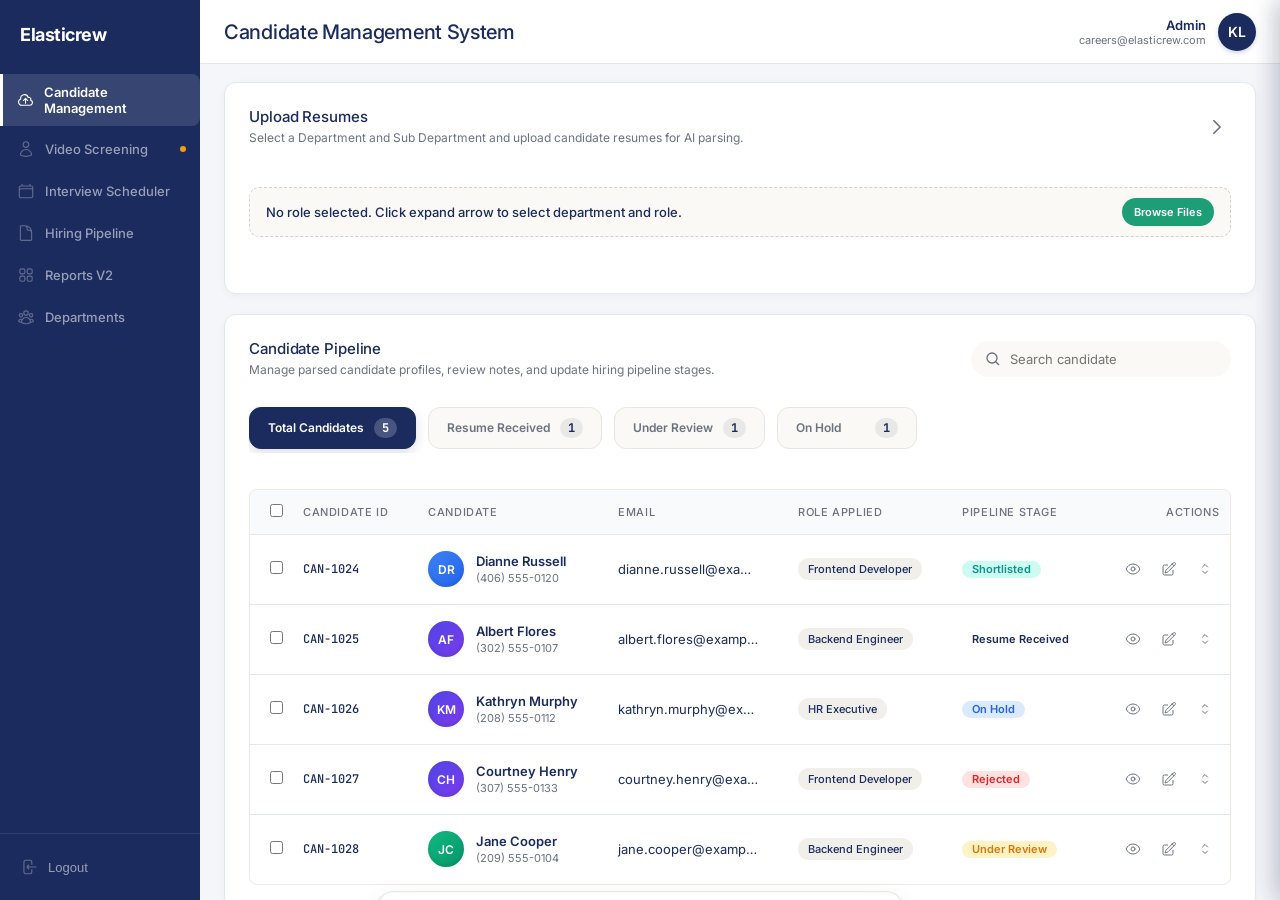
<file: index.html>
<!DOCTYPE html>
<html lang="en">
<head>
  <meta charset="UTF-8">
  <meta name="viewport" content="width=device-width, initial-scale=1.0">
  <title>Resume Upload & Parsing | Elasticrew ATS</title>
  <link rel="stylesheet" href="style.css">
</head>
<body>

  <div class="app-container">
    <!-- LEFT SIDEBAR -->
    <aside class="sidebar">
      <div class="logo-area">
        <span class="logo-title">Elasticrew</span>
        
      </div>
      
      <nav class="navigation-menu">
        <a href="index.html" class="nav-item active">
          <svg viewBox="0 0 24 24" stroke="currentColor" fill="none"><path stroke-linecap="round" stroke-linejoin="round" stroke-width="1.5" d="M12 16.5V9.75m0 0l3 3m-3-3l-3 3M6.75 19.5a4.5 4.5 0 01-1.41-8.775 5.25 5.25 0 0110.233-2.33 3 3 0 013.758 3.848A3.752 3.752 0 0118 19.5H6.75z" /></svg>
          Candidate Management
        </a>
        <a href="video-screening.html" class="nav-item">
          <svg viewBox="0 0 24 24" stroke="currentColor" fill="none"><path stroke-linecap="round" stroke-linejoin="round" stroke-width="1.5" d="M15.75 6a3.75 3.75 0 11-7.5 0 3.75 3.75 0 017.5 0zM4.501 20.118a7.5 7.5 0 0114.998 0A17.933 17.933 0 0112 21.75c-2.676 0-5.216-.584-7.499-1.632z" /></svg>
          Video Screening
          <span class="nav-badge-dot" style="margin-left: auto;"></span>
        </a>
        <a href="scheduler.html" class="nav-item">
          <svg viewBox="0 0 24 24" stroke="currentColor" fill="none"><path stroke-linecap="round" stroke-linejoin="round" stroke-width="1.5" d="M6.75 3v2.25M17.25 3v2.25M3 18.75V7.5a2.25 2.25 0 012.25-2.25h13.5A2.25 2.25 0 0121 7.5v11.25m-18 0A2.25 2.25 0 005.25 21h13.5A2.25 2.25 0 0021 18.75m-18 0v-7.5A2.25 2.25 0 015.25 9h13.5A2.25 2.25 0 0121 11.25v7.5" /></svg>
          Interview Scheduler
        </a>
        <a href="reports.html" class="nav-item">
          <svg viewBox="0 0 24 24" stroke="currentColor" fill="none"><path stroke-linecap="round" stroke-linejoin="round" stroke-width="1.5" d="M19.5 14.25v-2.625a3.375 3.375 0 00-3.375-3.375h-1.5A1.125 1.125 0 0113.5 7.125v-1.5a3.375 3.375 0 00-3.375-3.375H8.25m2.25 0H5.625c-.621 0-1.125.504-1.125 1.125v17.25c0 .621.504 1.125 1.125 1.125h12.75c.621 0 1.125-.504 1.125-1.125V11.25a9 9 0 00-9-9z" /></svg>
          Hiring Pipeline
        </a>
        <a href="reports-v2.html" class="nav-item">
          <svg viewBox="0 0 24 24" stroke="currentColor" fill="none"><path stroke-linecap="round" stroke-linejoin="round" stroke-width="1.5" d="M3.75 6A2.25 2.25 0 016 3.75h2.25A2.25 2.25 0 0110.5 6v2.25a2.25 2.25 0 01-2.25 2.25H6a2.25 2.25 0 01-2.25-2.25V6zM3.75 15.75A2.25 2.25 0 016 13.5h2.25a2.25 2.25 0 012.25 2.25V18a2.25 2.25 0 01-2.25 2.25H6A2.25 2.25 0 013.75 18v-2.25zM13.5 6a2.25 2.25 0 012.25-2.25H18A2.25 2.25 0 0120.25 6v2.25A2.25 2.25 0 0118 10.5h-2.25a2.25 2.25 0 01-2.25-2.25V6zM13.5 15.75a2.25 2.25 0 012.25-2.25H18a2.25 2.25 0 012.25 2.25V18A2.25 2.25 0 0118 20.25h-2.25A2.25 2.25 0 0113.5 18v-2.25z" /></svg>
          Reports V2
        </a>
        <a href="departments.html" class="nav-item">
          <svg viewBox="0 0 24 24" stroke="currentColor" fill="none"><path stroke-linecap="round" stroke-linejoin="round" stroke-width="1.5" d="M18 18.72a9.094 9.094 0 003.741-.479 3 3 0 00-4.682-2.72m.94 3.198l.001.031c0 .225-.012.447-.037.666A11.944 11.944 0 0112 21c-2.17 0-4.207-.576-5.963-1.584A6.062 6.062 0 016 18.719m12 0a5.971 5.971 0 00-.941-3.197m0 0A5.995 5.995 0 0012 12.75a5.995 5.995 0 00-5.058 2.772m0 0a3 3 0 00-4.681 2.72 8.986 8.986 0 003.74.477m.94-3.197a5.971 5.971 0 00-.94 3.197M15 6.75a3 3 0 11-6 0 3 3 0 016 0zm6 3a2.25 2.25 0 11-4.5 0 2.25 2.25 0 014.5 0zm-13.5 0a2.25 2.25 0 11-4.5 0 2.25 2.25 0 014.5 0z" /></svg>
          Departments
        </a>
      </nav>
      
      <div class="sidebar-bottom">
        <button class="logout-btn">
          <svg viewBox="0 0 24 24" stroke="currentColor" fill="none"><path d="M15.75 9V5.25A2.25 2.25 0 0013.5 3h-6a2.25 2.25 0 00-2.25 2.25v13.5A2.25 2.25 0 007.5 21h6a2.25 2.25 0 002.25-2.25V15M12 9l-3 3m0 0l3 3m-3-3h12.75" /></svg>
          Logout
        </button>
      </div>
    </aside>

    <!-- RIGHT CONTENT AREA -->
    <main class="main-wrapper">
      
      <!-- TOP BAR -->
      <header class="top-bar">
        <h1 class="page-title" id="page-main-header">Candidate Management System</h1>
        
        <div class="profile-block">
          <div class="profile-details">
            <span class="profile-name">Admin</span>
            <span class="profile-email">careers@elasticrew.com</span>
          </div>
          <div class="avatar-initials">KL</div>
        </div>
      </header>

      <!-- MAIN CONTENT CONTAINER -->
      <div class="main-content">
        
        <!-- CARD 1: UPLOAD RESUMES -->
        <section class="premium-card" id="card-upload-resumes">
          <div class="card-header">
            <div class="card-title-group">
              <h2 class="card-title">Upload Resumes</h2>
              <p class="card-subtitle">Select a Department and Sub Department and upload candidate resumes for AI parsing.</p>
            </div>
            <button class="panel-toggle-btn" id="btn-toggle-upload" title="Toggle upload panel">
              <svg viewBox="0 0 24 24" stroke="currentColor" fill="none" stroke-width="2"><path stroke-linecap="round" stroke-linejoin="round" d="M19.5 8.25l-7.5 7.5-7.5-7.5" /></svg>
            </button>
          </div>
          
          <!-- Setup flow: Step Indicator and Dropdown selectors. Collapsible. -->
          <div class="upload-setup-flow collapsible-content" id="upload-setup-flow">
            <!-- Step Indicator -->
            <div class="step-indicator" id="upload-step-indicator">
              <span class="step-badge" id="step-indicator-badge">Step 1 of 2</span>
              <span class="step-text" id="step-indicator-text">Select department and role to get started</span>
            </div>
            
            <!-- Dropdown Selectors Row -->
            <div class="form-row">
              <div class="form-group">
                <label class="form-label" for="select-dept">Department<span>*</span></label>
                <div class="select-wrapper">
                  <select id="select-dept" class="custom-select">
                    <option value="" disabled selected>Select Department</option>
                    <option value="engineering">Engineering</option>
                    <option value="product">Product Management</option>
                    <option value="design">Product Design</option>
                    <option value="hr">Human Resources</option>
                    <option value="marketing">Marketing & Sales</option>
                  </select>
                </div>
              </div>
              
              <div class="form-group">
                <label class="form-label" for="select-sub-dept">Sub Department<span>*</span></label>
                <div class="select-wrapper">
                  <select id="select-sub-dept" class="custom-select" disabled>
                    <option value="" disabled selected>Select Sub Department</option>
                  </select>
                </div>
              </div>
              
              <div class="form-group">
                <label class="form-label" for="select-role">Role<span>*</span></label>
                <div class="select-wrapper">
                  <select id="select-role" class="custom-select" disabled>
                    <option value="" disabled selected>Select Role</option>
                  </select>
                </div>
              </div>
            </div>
          </div>

          <!-- Drag and Drop Target Box -->
          <div class="upload-zone" id="drop-zone">
            <div class="upload-icon-container">
              <svg viewBox="0 0 24 24" stroke="currentColor" fill="none"><path d="M12 16.5V9.75m0 0l3 3m-3-3l-3 3M6.75 19.5a4.5 4.5 0 01-1.41-8.775 5.25 5.25 0 0110.233-2.33 3 3 0 013.758 3.848A3.752 3.752 0 0118 19.5H6.75z" /></svg>
            </div>
            <h3 class="upload-heading" id="upload-zone-heading">Drag & drop resumes here</h3>
            <p class="upload-subheading" id="upload-zone-subheading">Supports PDF up to 5MB each.</p>
            <button class="btn-pill" id="btn-browse-trigger">Browse Files</button>
            <input type="file" id="file-input" class="hidden-file-input" multiple accept=".pdf">
          </div>

          <!-- File Upload Progress Cards Area -->
          <div class="progress-list" id="progress-list-container"></div>
        </section>

        <!-- CARD 2: APPLICANT PIPELINE -->
        <section class="premium-card" id="card-parsed-candidates">
          <div class="card-header">
            <div class="card-title-group">
              <h2 class="card-title">Candidate Pipeline</h2>
              <p class="card-subtitle">Manage parsed candidate profiles, review notes, and update hiring pipeline stages.</p>
            </div>
            
            <!-- Search bar component -->
            <div class="search-container">
              <span class="search-icon">
                <svg viewBox="0 0 24 24" stroke="currentColor" fill="none"><path d="M21 21l-5.197-5.197m0 0A7.5 7.5 0 105.196 5.196a7.5 7.5 0 0010.607 10.607z" /></svg>
              </span>
              <input type="text" id="candidate-search" class="search-input" placeholder="Search candidate">
            </div>
          </div>

          <!-- Pipeline Summary Pill-counters -->
          <div class="pipeline-summary-bar" id="pipeline-summary-bar">
            <div class="summary-pill active" data-filter="all" id="pill-all">
              <span class="pill-label">Total Candidates</span>
              <span class="pill-count" id="count-total">0</span>
            </div>
            <div class="summary-pill" data-filter="Resume Received" id="pill-parsed">
              <span class="pill-label">Resume Received</span>
              <span class="pill-count" id="count-parsed">0</span>
            </div>
            <div class="summary-pill" data-filter="Under Review" id="pill-under-review">
              <span class="pill-label">Under Review</span>
              <span class="pill-count" id="count-under-review">0</span>
            </div>
            <div class="summary-pill" data-filter="On Hold" id="pill-on-hold">
              <span class="pill-label">On Hold</span>
              <span class="pill-count" id="count-on-hold">0</span>
            </div>
          </div>

          <!-- Candidates ATS Table layout -->
          <div class="table-responsive">
            <table class="ats-table" id="candidates-table">
              <thead>
                <tr>
                  <th class="col-checkbox"><input type="checkbox" id="bulk-select-all"></th>
                  <th>Candidate ID</th>
                  <th>Candidate</th>
                  <th>Email</th>
                  <th>Role Applied</th>
                  <th>Pipeline Stage</th>
                  <th style="width: 120px; text-align: right;">Actions</th>
                </tr>
              </thead>
              <tbody id="candidates-table-body">
                <!-- Javascript will inject table rows dynamically -->
              </tbody>
            </table>
          </div>
        </section>

      </div>
    </main>
  </div>

  <!-- STAGE CHANGE ABSOLUTE DROPDOWN -->
  <div class="stage-dropdown" id="stage-change-dropdown" style="display: none; position: absolute; z-index: 1005;">
    <button class="stage-dropdown-item" data-stage="Resume Received">
      <span class="stage-dropdown-dot parsed"></span> Resume Received
    </button>
    <button class="stage-dropdown-item" data-stage="Under Review">
      <span class="stage-dropdown-dot under-review"></span> Under Review
    </button>
    <button class="stage-dropdown-item" data-stage="On Hold">
      <span class="stage-dropdown-dot on-hold"></span> On Hold
    </button>
    <button class="stage-dropdown-item" data-stage="Shortlisted">
      <span class="stage-dropdown-dot shortlisted"></span> Shortlisted
    </button>
    <button class="stage-dropdown-item" data-stage="Rejected">
      <span class="stage-dropdown-dot rejected"></span> Rejected
    </button>
  </div>

  <!-- BULK ACTIONS DOCK -->
  <div class="bulk-actions-dock" id="bulk-actions-dock">
    <div class="bulk-dock-info">
      <span id="bulk-selected-count">0</span> selected
    </div>
    <div class="bulk-dock-actions">
      <div class="dock-select-wrapper">
        <select id="bulk-change-stage-select" class="dock-select">
          <option value="" disabled selected>Move Stage</option>
          <option value="Resume Received">Resume Received</option>
          <option value="Under Review">Under Review</option>
          <option value="On Hold">On Hold</option>
          <option value="Shortlisted">Shortlisted</option>
          <option value="Rejected">Rejected</option>
        </select>
      </div>
      <button class="btn-dock-action" id="btn-bulk-export">
        <svg viewBox="0 0 24 24" stroke="currentColor" fill="none" stroke-width="2" style="width: 14px; height: 14px;"><path stroke-linecap="round" stroke-linejoin="round" d="M3 16.5v2.25A2.25 2.25 0 005.25 21h13.5A2.25 2.25 0 0021 18.75V16.5M16.5 12L12 16.5m0 0L7.5 12m4.5 4.5V3" /></svg>
        Export
      </button>
      <button class="btn-dock-action danger" id="btn-bulk-delete">
        <svg viewBox="0 0 24 24" stroke="currentColor" fill="none" stroke-width="2" style="width: 14px; height: 14px;"><path stroke-linecap="round" stroke-linejoin="round" d="M14.74 9l-.346 9m-4.788 0L9 9m9.968-3.21c.342.052.682.107 1.022.166m-1.022-.165L18.16 19.673a2.25 2.25 0 01-2.244 2.077H8.084a2.25 2.25 0 01-2.244-2.077L4.772 5.79m14.456 0a48.108 48.108 0 00-3.478-.397m-12 .562c.34-.059.68-.114 1.022-.165m0 0a48.11 48.11 0 013.478-.397m7.5 0v-.916c0-1.18-.91-2.164-2.09-2.201a51.964 51.964 0 00-3.32 0c-1.18.037-2.09 1.022-2.09 2.201v.916m7.5 0a48.667 48.667 0 00-7.5 0" /></svg>
        Delete
      </button>
      <button class="btn-dock-action" id="btn-clear-bulk">
        Clear
      </button>
    </div>
  </div>

  <!-- NOTES EDIT DRAWER -->
  <div class="side-drawer" id="notes-drawer">
    <div class="side-drawer-header">
      <h3 class="card-title" id="notes-drawer-title">Candidate Notes</h3>
      <button class="modal-close-btn" id="close-notes-drawer">
        <svg viewBox="0 0 24 24" stroke="currentColor" fill="none"><path d="M6 18L18 6M6 6l12 12" /></svg>
      </button>
    </div>
    <div class="side-drawer-body">
      <p class="card-subtitle" style="margin-bottom: 4px;">Recruiter notes will be saved to the candidate profile. Hover over the notes icon on the candidate list to quick-read.</p>
      <textarea id="notes-textarea" class="notes-textarea" placeholder="Type recruitment updates, interview remarks, or status reminders here..." style="height: 200px;"></textarea>
    </div>
    <div class="side-drawer-footer">
      <button class="btn-secondary-pill" id="btn-cancel-notes">Cancel</button>
      <button class="btn-primary-pill" id="btn-save-notes">Save Notes</button>
    </div>
  </div>
  <div class="side-drawer-overlay" id="notes-drawer-overlay"></div>

  <!-- PROFILE VIEW DRAWER -->
  <div class="side-drawer" id="profile-drawer">
    <div class="side-drawer-header">
      <h3 class="card-title">Candidate Profile</h3>
      <button class="modal-close-btn" id="close-profile-drawer">
        <svg viewBox="0 0 24 24" stroke="currentColor" fill="none"><path d="M6 18L18 6M6 6l12 12" /></svg>
      </button>
    </div>
    <div class="side-drawer-body">
      <div class="profile-avatar-header">
        <div class="profile-avatar-circle" id="prof-avatar">DR</div>
        <div class="profile-header-info">
          <h4 class="profile-header-name" id="prof-name">Dianne Russell</h4>
          <span class="profile-header-role" id="prof-role">Frontend Developer</span>
        </div>
      </div>
      
      <div class="drawer-meta-section">
        <div class="drawer-meta-item">
          <span class="drawer-meta-label">Candidate ID</span>
          <span class="drawer-meta-value" id="prof-id" style="font-family: var(--font-mono); color: var(--active-nav-bg);">CAN-1024</span>
        </div>
        <div class="drawer-meta-item">
          <span class="drawer-meta-label">Email Address</span>
          <span class="drawer-meta-value" id="prof-email" style="word-break: break-all;">dianne.russell@example.com</span>
        </div>
        <div class="drawer-meta-item">
          <span class="drawer-meta-label">Phone Number</span>
          <span class="drawer-meta-value" id="prof-phone">(406) 555-0120</span>
        </div>
        <div class="drawer-meta-item">
          <span class="drawer-meta-label">Pipeline Stage</span>
          <div><span class="status-pill selected" id="prof-status">Selected</span></div>
        </div>
      </div>
      
      <div class="parser-meta-box" style="margin-top: 0;">
        <span class="parser-meta-title">AI Parse Insights</span>
        <div class="confidence-container">
          <div class="confidence-header-row">
            <span class="confidence-label">AI Match Score</span>
            <span class="confidence-pct" id="prof-confidence">96%</span>
          </div>
          <div class="confidence-bar-bg">
            <div class="confidence-bar-fill" id="prof-confidence-bar" style="width: 96%"></div>
          </div>
        </div>
        <div style="height: 0.5px; background-color: var(--divider-color); margin: 8px 0;"></div>
        <div class="parser-stat-row">
          <span>File Name</span>
          <span class="parser-stat-val" id="prof-filename">Dianne_Russell_Resume.pdf</span>
        </div>
        <div class="parser-stat-row">
          <span>File Size</span>
          <span class="parser-stat-val" id="prof-filesize">1.4 MB</span>
        </div>
        <div class="parser-stat-row">
          <span>Parsed At</span>
          <span class="parser-stat-val" id="prof-parsedat">2026-06-03 10:15 AM</span>
        </div>
      </div>
      
      <div>
        <span class="profile-meta-label">Core Technical Skills</span>
        <div class="parsed-skills-group" id="prof-skills-container" style="margin-top: 8px;">
          <!-- Injected dynamically -->
        </div>
      </div>
      
      <div>
        <span class="profile-meta-label">Professional Experience (Parsed)</span>
        <div class="parsed-timeline" id="prof-experience-timeline">
          <!-- Injected dynamically -->
        </div>
      </div>
      
      <div>
        <span class="profile-meta-label">Academic Background (Parsed)</span>
        <div class="parsed-edu-card" id="prof-education-container" style="margin-top: 8px;">
          <!-- Injected dynamically -->
        </div>
      </div>
      
      <div>
        <span class="profile-meta-label">Recruitment Notes</span>
        <p id="prof-notes" style="font-size: 13px; color: var(--text-primary); line-height: 1.5; background-color: #FAF9F6; padding: 12px; border-radius: var(--radius-input); border: 0.5px solid #EEEAE3; min-height: 60px; white-space: pre-wrap; margin-top: 8px;"></p>
      </div>
    </div>
    <div class="side-drawer-footer">
      <div class="drawer-stage-move">
        <label class="form-label" for="drawer-move-stage-select">Move to Pipeline Stage</label>
        <div class="select-wrapper">
          <select id="drawer-move-stage-select" class="custom-select">
            <option value="Resume Received">Resume Received</option>
            <option value="Under Review">Under Review</option>
            <option value="On Hold">On Hold</option>
            <option value="Shortlisted">Shortlisted</option>
            <option value="Rejected">Rejected</option>
          </select>
        </div>
      </div>
      <button class="btn-primary-pill" id="btn-close-profile" style="margin-top: auto; align-self: flex-end; width: 100%; height: 38px; border-radius: 10px;">Done</button>
    </div>
  </div>
  <div class="side-drawer-overlay" id="profile-drawer-overlay"></div>

  <!-- TOAST NOTIFICATIONS HOLDER -->
  <div class="toast-container" id="toast-holder"></div>

  <script src="app.js"></script>
</body>
</html>
</file>
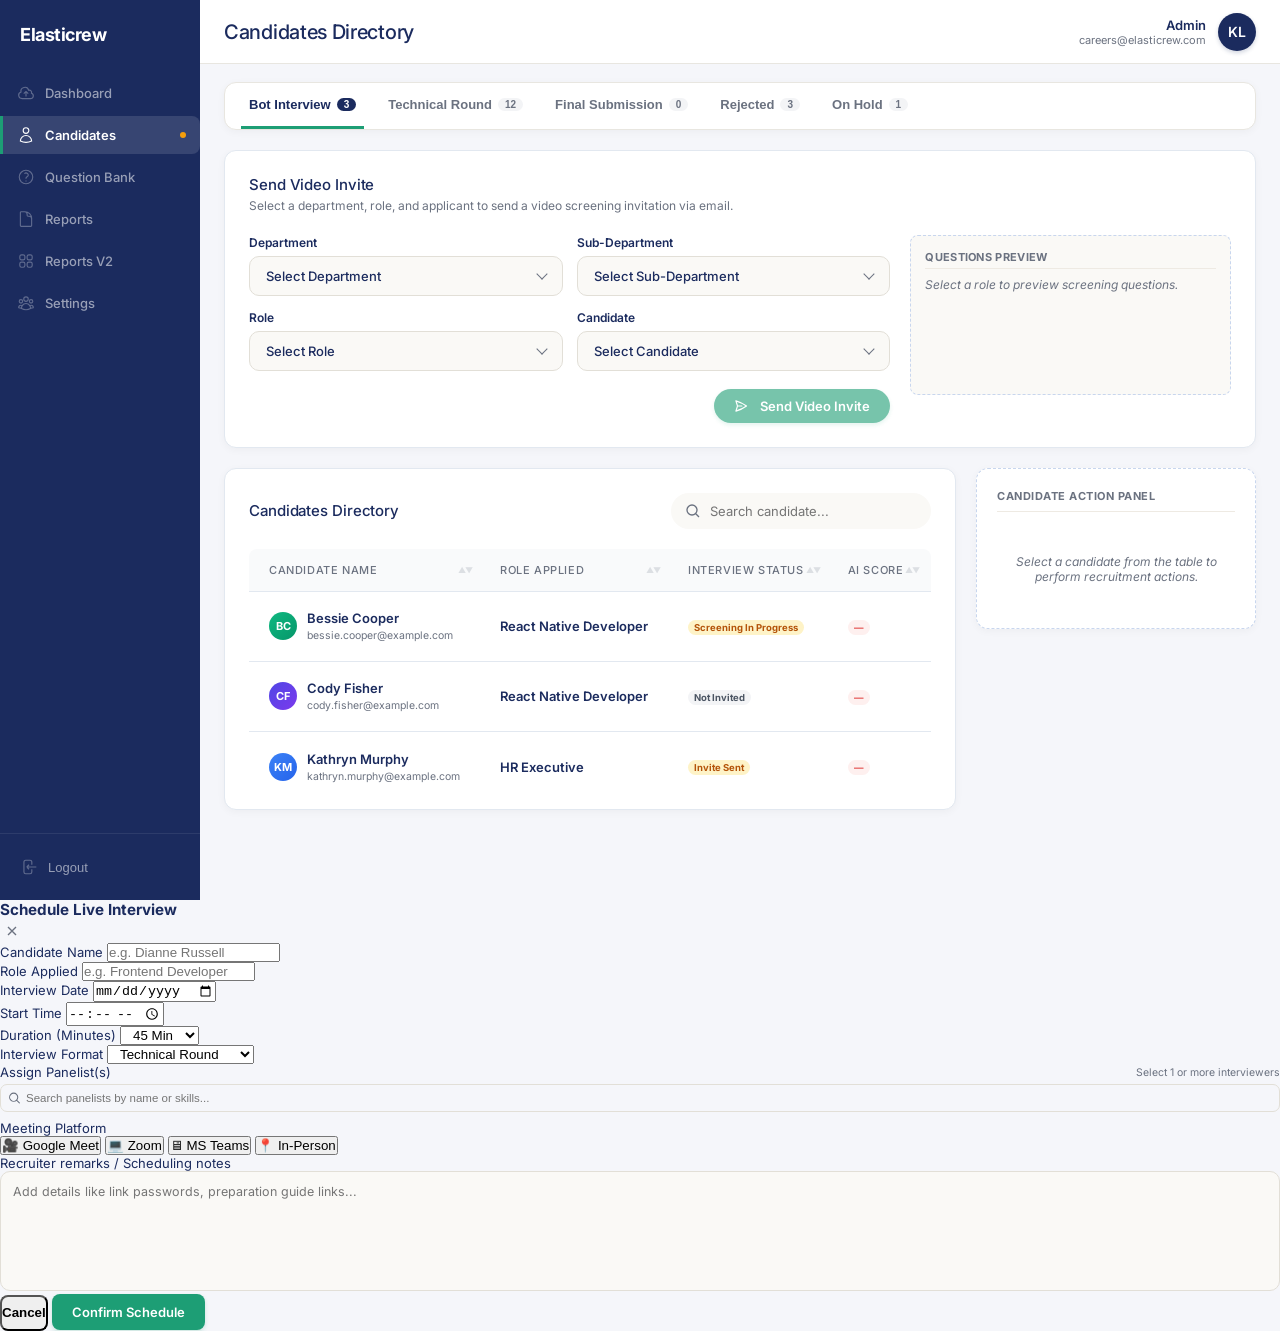
<file: candidates.html>
<!DOCTYPE html>
<html lang="en">
<head>
  <meta charset="UTF-8">
  <meta name="viewport" content="width=device-width, initial-scale=1.0">
  <title>Candidates Directory | Elasticrew ATS</title>
  <link rel="stylesheet" href="style.css">
  <style>
    /* ══ Consolidated Style Overrides ═════════════════════════ */
    
    /* Active Nav State */
    .nav-item.active {
      background-color: rgba(255, 255, 255, 0.12) !important;
      color: #FFFFFF !important;
      font-weight: 600 !important;
      border-left: 3px solid var(--active-nav-bg) !important;
    }
    
    /* Layouts */
    .dashboard-tabs-header {
      display: flex;
      background-color: #FFFFFF;
      border: 0.5px solid #E8E6E0;
      border-radius: var(--radius-card);
      padding: 0 16px;
      gap: 16px;
      box-shadow: var(--shadow-sm);
      margin-bottom: 20px;
    }
    .main-dashboard-tab {
      padding: 14px 8px;
      font-size: 13px;
      font-weight: 600;
      color: var(--text-secondary);
      background: none;
      border: none;
      cursor: pointer;
      border-bottom: 3px solid transparent;
      outline: none;
      transition: var(--transition-normal);
      display: flex;
      align-items: center;
      gap: 6px;
    }
    .main-dashboard-tab.active {
      color: var(--sidebar-bg) !important;
      border-bottom-color: var(--active-nav-bg) !important;
      font-weight: 700;
    }
    .main-dashboard-tab:hover {
      color: var(--text-primary);
    }
    .main-dashboard-tab .count-badge {
      font-size: 10px;
      background: #F3F4F6;
      color: var(--text-secondary);
      border-radius: 999px;
      padding: 1px 7px;
      font-weight: 700;
    }
    .main-dashboard-tab.active .count-badge {
      background: var(--sidebar-bg);
      color: #FFF;
    }

    /* Split Grid for Table & Side Action Panel */
    .candidates-split-grid {
      display: grid;
      grid-template-columns: 1fr 280px;
      gap: 20px;
      align-items: flex-start;
    }
    
    /* Contextual Action Panel */
    .contextual-action-panel {
      background: #FFFFFF;
      border: 1.5px dashed #C8D6EE;
      border-radius: var(--radius-card);
      padding: 20px;
      box-shadow: var(--shadow-sm);
      display: flex;
      flex-direction: column;
      gap: 18px;
      position: sticky;
      top: 20px;
      transition: all 0.2s;
    }
    .contextual-panel-header {
      font-size: 11px;
      font-weight: 700;
      text-transform: uppercase;
      letter-spacing: 0.5px;
      color: var(--text-secondary);
      border-bottom: 0.5px solid #EEEAE3;
      padding-bottom: 8px;
      margin: 0;
    }
    .action-card-section {
      display: flex;
      flex-direction: column;
      gap: 8px;
    }
    .action-card-label {
      font-size: 10px;
      font-weight: 700;
      text-transform: uppercase;
      color: var(--text-secondary);
      letter-spacing: 0.3px;
      margin-bottom: 2px;
    }
    .action-panel-btn {
      width: 100%;
      height: 36px;
      border-radius: 8px;
      font-size: 12.5px;
      font-weight: 600;
      display: inline-flex;
      align-items: center;
      justify-content: center;
      gap: 8px;
      cursor: pointer;
      transition: all 0.18s;
      border: 1px solid transparent;
      outline: none;
    }
    .action-panel-btn.primary {
      background-color: var(--active-nav-bg);
      color: #FFFFFF;
    }
    .action-panel-btn.primary:hover {
      background-color: #178a65;
    }
    .action-panel-btn.outline-blue {
      background-color: #FFFFFF;
      border-color: #3B82F6;
      color: #1d4ed8;
    }
    .action-panel-btn.outline-blue:hover {
      background-color: #EBF4FF;
    }
    .action-panel-btn.outline-amber {
      background-color: #FFFFFF;
      border-color: #F59E0B;
      color: #B45309;
    }
    .action-panel-btn.outline-amber:hover {
      background-color: #FEF3C7;
    }
    .action-panel-btn.outline-red {
      background-color: #FFFFFF;
      border-color: #E24B4A;
      color: #C62828;
    }
    .action-panel-btn.outline-red:hover {
      background-color: #FEF0EF;
    }
    .action-panel-btn.danger {
      background-color: #FFFFFF;
      border-color: #E2DFD7;
      color: var(--text-secondary);
    }
    .action-panel-btn.danger:hover {
      background-color: #FEF0EF;
      border-color: #F9BFBE;
      color: #C62828;
    }
    .action-panel-btn.disabled {
      background-color: #F3F4F6 !important;
      border-color: #E5E7EB !important;
      color: #9CA3AF !important;
      cursor: not-allowed !important;
      pointer-events: none;
    }

    /* ══ Scheduler Styles ══════════════════════════════════════ */
    .sched-layout { display:flex; gap:20px; align-items:flex-start; flex:1; min-height:0; width: 100%; }
    .calendar-col { flex:1 1 0; min-width:0; display:flex; flex-direction:column; gap:16px; }
    .sched-sidebar { width:320px; flex-shrink:0; display:flex; flex-direction:column; gap:14px; }
    .stats-bar { display:flex; gap:12px; margin-bottom:0px; flex-shrink:0; width: 100%; }
    .stat-pill {
      display:flex; flex-direction:column; align-items:center; gap:2px;
      background:#FFFFFF; border:0.5px solid #E8E6E0; border-radius:12px; padding:10px 22px;
      cursor:pointer; transition:all 0.2s; box-shadow:var(--shadow-sm); min-width:120px; user-select:none;
    }
    .stat-pill:hover { transform:translateY(-1px); border-color:var(--active-nav-bg); }
    .stat-pill.active { background:var(--sidebar-bg); border-color:var(--sidebar-bg); }
    .stat-pill .stat-num { font-size:22px; font-weight:700; color:var(--text-primary); line-height:1.1; letter-spacing:-0.5px; }
    .stat-pill .stat-label { font-size:10px; font-weight:600; color:var(--text-secondary); text-transform:uppercase; letter-spacing:0.4px; }
    .stat-pill.active .stat-num,.stat-pill.active .stat-label { color:#FFF; }
    .stat-pill.active .stat-label { color:rgba(255,255,255,0.7); }
    .stat-pill.confirmed .stat-num { color:var(--active-nav-bg); }
    .stat-pill.pending   .stat-num { color:#B45309; }
    .stat-pill.completed .stat-num { color:#1d4ed8; }

    .calendar-card {
      background:#FFFFFF; border:0.5px solid #E8E6E0; border-radius:12px;
      box-shadow:var(--shadow-sm); overflow:hidden; display:flex; flex-direction:column;
    }
    .calendar-header {
      display:flex; align-items:center; justify-content:space-between;
      padding:14px 20px; border-bottom:0.5px solid #EEEAE3; background:#FAFAF8; flex-shrink:0;
    }
    .cal-month-label { font-size:14px; font-weight:700; color:var(--text-primary); }
    .cal-nav-btns { display:flex; gap:4px; }
    .cal-nav-btn {
      background:none; border:1px solid #E8E6E0; border-radius:6px;
      width:28px; height:28px; display:flex; align-items:center; justify-content:center;
      cursor:pointer; color:var(--text-secondary); transition:all 0.18s;
    }
    .cal-nav-btn:hover { border-color:var(--active-nav-bg); color:var(--active-nav-bg); background:rgba(26,122,74,0.04); }
    .cal-nav-btn svg { width:14px; height:14px; stroke-width:2; }
    .cal-view-toggle { display:flex; gap:2px; background:#F0EEE8; border-radius:6px; padding:2px; }
    .cal-view-btn { border:none; background:none; padding:4px 12px; font-size:11px; font-weight:600; color:var(--text-secondary); border-radius:4px; cursor:pointer; transition:all 0.18s; }
    .cal-view-btn.active { background:#FFFFFF; color:var(--text-primary); box-shadow:0 1px 4px rgba(0,0,0,0.06); }

    .cal-grid { padding:0 14px 14px; overflow:auto; flex:1; }
    .cal-day-headers {
      display:grid; grid-template-columns:repeat(7,1fr); gap:2px;
      margin-bottom:4px; position:sticky; top:0; background:#FFF; z-index:2; padding-top:8px;
    }
    .cal-day-hdr {
      text-align:center; font-size:10px; font-weight:700; color:var(--text-secondary);
      text-transform:uppercase; letter-spacing:0.5px; padding:6px 0;
    }
    .cal-days {
      display:grid; grid-template-columns:repeat(7,1fr); gap:1px;
      background:#EEEAE3; border-radius:8px; overflow:hidden;
    }
    .cal-day {
      min-height:85px; background:#FFFFFF; padding:6px 5px 5px;
      display:flex; flex-direction:column; gap:2px; position:relative;
      transition:background 0.15s;
    }
    .cal-day:hover { background:#FAF9F6; }
    .cal-day.other-month { background:#FAFAF8; }
    .cal-day.other-month .cal-day-num { color:#C8C5BD !important; }
    .cal-day.weekend { background:#FAFAF9; }
    
    .cal-day-num-wrap { display:flex; align-items:center; gap:4px; margin-bottom:2px; }
    .cal-day-num {
      font-size:11.5px; font-weight:600; color:var(--text-primary);
      width:22px; height:22px; display:flex; align-items:center; justify-content:center;
      border-radius:50%; line-height:1; flex-shrink:0;
    }
    .cal-day-num.today-badge {
      background:var(--active-nav-bg); color:#FFF;
    }
    .cal-event {
      border-radius:5px; padding:2px 6px; font-size:9.5px; font-weight:600;
      cursor:pointer; transition:all 0.15s; display:flex; flex-direction:column;
      overflow:hidden; border-left:3px solid transparent;
    }
    .cal-event.confirmed { background:rgba(26,122,74,0.1);  color:#14532d; border-left-color:#1D9E75; }
    .cal-event.pending   { background:rgba(245,158,11,0.11); color:#92400e; border-left-color:#F59E0B; }
    .cal-event.cancelled { background:rgba(239,68,68,0.09);  color:#991b1b; border-left-color:#EF4444; }
    .cal-event-time { font-size:8.5px; font-weight:700; opacity:0.75; }
    .cal-event-name { white-space:nowrap; overflow:hidden; text-overflow:ellipsis; }

    /* Week View */
    .cal-days.week-grid {
      display:grid;
      grid-template-columns: 50px repeat(7, 1fr);
      gap:0; background:#E8E6E0; border-radius:8px; overflow:auto; max-height:480px;
    }
    .cal-day-headers.week-headers {
      grid-template-columns: 50px repeat(7, 1fr);
      background:#FAFAF8; border-bottom:1px solid #EEEAE3;
    }
    .week-time-col { background:#FAFAF8; }
    .week-col-hdr { display:flex; flex-direction:column; align-items:center; justify-content:center; gap:2px; padding:8px 4px; background:#FAFAF8; }
    .week-hdr-day { font-size:9px; font-weight:700; color:var(--text-secondary); text-transform:uppercase; }
    .week-hdr-num { font-size:13px; font-weight:700; color:var(--text-primary); width:24px; height:24px; display:flex; align-items:center; justify-content:center; border-radius:50%; }
    .week-hdr-num.today-badge { background:var(--active-nav-bg); color:#FFF; }
    .week-time-cell { background:#FAFAF8; font-size:10px; font-weight:600; color:var(--text-secondary); padding:4px 6px; text-align:right; border-bottom:1px solid #EEEAE3; border-right:1px solid #EEEAE3; height:45px; min-width:50px; }
    .week-slot { background:#FFFFFF; border-bottom:1px solid #F0EEE8; border-right:1px solid #F0EEE8; position:relative; height:45px; }
    .week-event { position:absolute; left:2px; right:2px; border-radius:5px; padding:3px 5px; font-size:9.5px; font-weight:600; cursor:pointer; overflow:hidden; display:flex; flex-direction:column; z-index:2; border-left:3px solid transparent; }
    .week-event.confirmed { background:rgba(26,122,74,0.14); color:#14532d; border-left-color:#1D9E75; }
    .week-event.pending   { background:rgba(245,158,11,0.14); color:#92400e; border-left-color:#F59E0B; }
    .week-event.cancelled { background:rgba(239,68,68,0.12); color:#991b1b; border-left-color:#EF4444; }

    /* Sidebar Panels */
    .sidebar-panel { background:#FFFFFF; border:0.5px solid #E8E6E0; border-radius:12px; box-shadow:var(--shadow-sm); overflow:hidden; }
    .sidebar-panel-header { display:flex; align-items:center; justify-content:space-between; padding:12px 16px; background:#FAFAF8; cursor:pointer; border-bottom:0.5px solid #EEEAE3; user-select:none; }
    .sidebar-panel-title { font-size:12px; font-weight:700; color:var(--text-primary); display:flex; align-items:center; gap:8px; }
    .sidebar-panel-title .count-badge { font-size:10px; background:var(--sidebar-bg); color:#FFF; border-radius:999px; padding:1px 7px; font-weight:700; }
    .collapse-arrow { width:16px; height:16px; stroke-width:2.5; color:var(--text-secondary); transition:transform 0.2s; }
    .sidebar-panel.collapsed .collapse-arrow { transform:rotate(-90deg); }
    .sidebar-panel-body { overflow:hidden; transition:max-height 0.3s cubic-bezier(0.4,0,0.2,1); max-height:800px; }
    .sidebar-panel.collapsed .sidebar-panel-body { max-height:0; }

    /* Panelist Row Enhanced */
    .pa-controls { display:flex; gap:6px; align-items:center; padding:10px 14px 0; }
    .pa-search-wrap { position:relative; flex:1; }
    .pa-search-wrap svg { position:absolute; left:7px; top:50%; transform:translateY(-50%); width:12px; height:12px; color:var(--text-secondary); pointer-events:none; }
    .pa-search { height:28px; width:100%; background:#F5F6FA; border:1px solid #E2DFD7; border-radius:7px; padding:0 8px 0 25px; font-size:11.5px; font-weight:500; outline:none; }
    .pa-filter { height:28px; background:#F5F6FA; border:1px solid #E2DFD7; border-radius:7px; padding:0 8px; font-size:11px; font-weight:500; color:var(--text-secondary); outline:none; cursor:pointer; }
    .pa-add-btn { width:28px; height:28px; background:var(--active-nav-bg); border:none; border-radius:7px; display:flex; align-items:center; justify-content:center; cursor:pointer; color:#FFF; transition:background 0.18s; flex-shrink:0; }
    .pa-add-btn:hover { background:#178a65; }
    .panelist-row-enhanced { display:flex; align-items:center; gap:9px; padding:9px 14px; border-bottom:0.5px solid #F3F1EC; transition:background 0.15s; position:relative; }
    .panelist-row-enhanced:last-child { border-bottom:none; }
    .panelist-row-enhanced:hover { background:#FAF9F6; }
    .pa-avail-indicator { width:8px; height:8px; border-radius:50%; flex-shrink:0; }
    .pa-avail-indicator.available { background:#0D7A57; }
    .pa-avail-indicator.busy       { background:#F59E0B; }
    .pa-avail-indicator.on-leave   { background:#E24B4A; }
    .panelist-avatar-sm { width:26px; height:26px; border-radius:50%; display:flex; align-items:center; justify-content:center; font-size:10px; font-weight:700; color:#FFF; flex-shrink:0; }
    .pa-workload-wrap { flex:1; display:flex; flex-direction:column; gap:3px; }
    .pa-workload-bar-bg { height:5px; background:#F0EEE8; border-radius:3px; overflow:hidden; }
    .pa-workload-bar-fill { height:5px; border-radius:3px; }
    .pa-workload-label { font-size:9.5px; font-weight:600; color:var(--text-secondary); }
    .panelist-avail-bar { display:flex; gap:2px; }
    .avail-slot { height:6px; flex:1; border-radius:1px; }
    .avail-slot.free { background:rgba(26,122,74,0.18); }
    .avail-slot.busy { background:rgba(239,68,68,0.18); }

    .panelist-tooltip { position:absolute; left:100%; top:0; z-index:999; width:220px; background:#1B2B5E; color:#FFF; border-radius:10px; padding:12px; box-shadow:0 8px 24px rgba(27,43,94,0.25); font-size:11px; display:none; pointer-events:none; margin-left:6px; }
    .panelist-row-enhanced:hover .panelist-tooltip { display:block; }
    .panelist-tooltip h6 { margin:0 0 6px; font-size:12px; font-weight:700; }
    .avail-day-row { display:flex; align-items:center; gap:6px; margin-bottom:5px; }
    .avail-day-label { font-size:10px; width:28px; color:rgba(255,255,255,0.6); font-weight:600; }
    .avail-day-slots { display:flex; gap:2px; flex:1; }
    .avail-day-slot { width:12px; height:12px; border-radius:2px; }
    .avail-day-slot.free { background:rgba(29,158,117,0.6); }
    .avail-day-slot.busy { background:rgba(226,75,74,0.5); }
    .tooltip-legend { display:flex; gap:10px; margin-top:8px; }
    .tooltip-legend span { display:flex; align-items:center; gap:4px; font-size:9px; color:rgba(255,255,255,0.6); }
    .legend-dot { width:8px; height:8px; border-radius:2px; }

    /* Upcoming Interviews */
    .upcoming-item { padding:12px 16px; border-bottom:0.5px solid #F3F1EC; display:flex; flex-direction:column; gap:6px; transition:background 0.15s; cursor:pointer; }
    .upcoming-item:last-child { border-bottom:none; }
    .upcoming-item:hover { background:#FAF9F6; }
    .upcoming-item-top { display:flex; align-items:center; justify-content:space-between; }
    .upcoming-cand-name { font-size:12.5px; font-weight:600; color:var(--text-primary); }
    .upcoming-status-dot { width:8px; height:8px; border-radius:50%; flex-shrink:0; }
    .upcoming-status-dot.confirmed { background:var(--active-nav-bg); }
    .upcoming-status-dot.pending   { background:#F59E0B; }
    .upcoming-status-dot.cancelled { background:#E24B4A; }
    .upcoming-meta { display:flex; gap:8px; align-items:center; flex-wrap:wrap; }
    .upcoming-meta-tag { font-size:10px; color:var(--text-secondary); display:flex; align-items:center; gap:4px; }
    .upcoming-meta-tag svg { width:11px; height:11px; }
    .upcoming-actions { display:flex; gap:6px; align-items:center; }
    .btn-join-sm { background:var(--active-nav-bg); color:#FFF; border:none; border-radius:6px; padding:4px 12px; font-size:10.5px; font-weight:600; cursor:pointer; }
    .btn-join-sm:hover { background:#178a65; }
    .btn-more-sm { background:none; border:1px solid #E8E6E0; border-radius:6px; width:24px; height:24px; display:flex; align-items:center; justify-content:center; cursor:pointer; color:var(--text-secondary); position:relative; }
    .btn-more-sm:hover { background:#F3F1EC; }
    .more-dropdown { position:absolute; left:0; top:calc(100% + 4px); z-index:500; background:#FFF; border:0.5px solid #E8E6E0; border-radius:10px; box-shadow:0 6px 20px rgba(28,43,74,0.1); padding:5px; min-width:160px; display:none; }
    .more-dropdown.open { display:block; }
    .more-dd-item { display:flex; align-items:center; gap:8px; padding:6px 10px; border:none; background:none; width:100%; text-align:left; font-size:11.5px; font-weight:500; color:var(--text-primary); border-radius:6px; cursor:pointer; }
    .more-dd-item:hover { background:#FAF9F6; }
    .more-dd-item.danger { color:#E24B4A; }
    .more-dd-item.danger:hover { background:#FEF0EF; }
    .more-dd-item svg { width:13px; height:13px; color:var(--text-secondary); }
    .more-dd-item.danger svg { color:#E24B4A; }
    .more-dd-divider { height:1px; background:#F3F1EC; margin:3px 0; }
    .panelist-avatars { display:flex; align-items:center; }
    .pa-mini-avatar { width:18px; height:18px; border-radius:50%; border:1.5px solid #FFF; display:flex; align-items:center; justify-content:center; font-size:7px; font-weight:700; color:#FFF; margin-left:-4px; flex-shrink:0; }
    .pa-mini-avatar:first-child { margin-left:0; }
    .pa-mini-overflow { width:18px; height:18px; border-radius:50%; border:1.5px solid #FFF; background:#E8E6E0; color:var(--text-secondary); font-size:7px; font-weight:700; display:flex; align-items:center; justify-content:center; margin-left:-4px; }

    /* KPI Panels and Directory Dashboard */
    .pm-dashboard { background:#FFFFFF; border:0.5px solid #E8E6E0; border-radius:12px; box-shadow:var(--shadow-sm); padding:16px 20px; margin-bottom:18px; width: 100%; }
    .pm-dashboard-header { display:flex; align-items:center; justify-content:space-between; margin-bottom:14px; }
    .pm-dashboard-title { font-size:12.5px; font-weight:600; color:var(--text-primary); display:flex; align-items:center; gap:8px; }
    .pm-dashboard-title svg { width:15px; height:15px; color:var(--active-nav-bg); }
    .pm-kpi-row { display:flex; gap:10px; flex-wrap:wrap; }
    .pm-kpi-card { flex:1; min-width:100px; background:#F9FAFB; border:0.5px solid #E8E6E0; border-radius:10px; padding:10px 12px; display:flex; flex-direction:column; gap:2px; }
    .pm-kpi-val { font-size:18px; font-weight:700; color:var(--text-primary); }
    .pm-kpi-label { font-size:9.5px; font-weight:600; color:var(--text-secondary); text-transform:uppercase; }
    .pm-kpi-card.kpi-available .pm-kpi-val { color:#0D7A57; }
    .pm-kpi-card.kpi-busy .pm-kpi-val { color:#F59E0B; }
    .pm-kpi-card.kpi-leave .pm-kpi-val { color:#E24B4A; }
    .pm-kpi-card.kpi-week .pm-kpi-val { color:#378ADD; }
    .pm-dept-row { display:flex; gap:6px; flex-wrap:wrap; margin-top:12px; }
    .pm-dept-chip { display:inline-flex; align-items:center; gap:5px; background:#F3F4F6; border:0.5px solid #E2E8F0; border-radius:999px; padding:3px 10px; font-size:11px; font-weight:500; color:var(--text-secondary); }
    .pm-dept-chip .dept-dot { width:7px; height:7px; border-radius:50%; }

    .panelist-directory { background:#FFFFFF; border:0.5px solid #E8E6E0; border-radius:12px; box-shadow:var(--shadow-sm); overflow:hidden; margin-top:16px; width: 100%; }
    .dir-header { display:flex; align-items:center; justify-content:space-between; padding:14px 20px; border-bottom:0.5px solid #EEEAE3; background:#FAFAF8; }
    .dir-title { font-size:12.5px; font-weight:600; color:var(--text-primary); display:flex; align-items:center; gap:8px; }
    .dir-title .count-badge { font-size:9.5px; background:var(--sidebar-bg); color:#FFF; border-radius:999px; padding:1px 6px; }
    .dir-filters { display:flex; gap:8px; align-items:center; }
    .dir-search-wrap { position:relative; }
    .dir-search-wrap svg { position:absolute; left:8px; top:50%; transform:translateY(-50%); width:12px; height:12px; color:var(--text-secondary); pointer-events:none; }
    .dir-search { height:28px; background:#F5F6FA; border:1px solid #E2DFD7; border-radius:8px; padding:0 10px 0 26px; font-size:11.5px; outline:none; width:150px; }
    .dir-filter-select { height:28px; background:#F5F6FA; border:1px solid #E2DFD7; border-radius:8px; padding:0 10px; font-size:11px; color:var(--text-secondary); outline:none; cursor:pointer; }
    .dir-grid { display:grid; grid-template-columns:repeat(auto-fill, minmax(240px, 1fr)); gap:14px; padding:16px 20px; }
    .dir-card { background:#FAFAFA; border:0.5px solid #E8E6E0; border-radius:10px; padding:12px; display:flex; flex-direction:column; gap:8px; transition:all 0.15s; }
    .dir-card:hover { border-color:#C8D6EE; background:#FFF; box-shadow:0 2px 8px rgba(27,43,94,0.06); }
    .dir-card-top { display:flex; align-items:flex-start; gap:10px; }
    .dir-avatar { width:34px; height:34px; border-radius:50%; display:flex; align-items:center; justify-content:center; font-size:12px; font-weight:700; color:#FFF; flex-shrink:0; }
    .dir-card-info { flex:1; min-width:0; }
    .dir-card-name { font-size:12.5px; font-weight:600; color:var(--text-primary); }
    .dir-card-role { font-size:10.5px; color:var(--text-secondary); }
    .dir-card-dept { font-size:9.5px; color:#378ADD; font-weight:600; background:#EBF4FF; border-radius:4px; padding:1px 6px; display:inline-block; margin-top:2px; }
    .dir-avail-badge { display:inline-flex; align-items:center; gap:3px; border-radius:999px; padding:2px 6px; font-size:9.5px; font-weight:700; }
    .dir-avail-badge.available { background:#E6F7F2; color:#0D7A57; }
    .dir-avail-badge.busy       { background:#FEF3C7; color:#B45309; }
    .dir-avail-badge.on-leave   { background:#FEF0EF; color:#E24B4A; }
    .dir-avail-dot { width:5px; height:5px; border-radius:50%; background:currentColor; }
    .dir-skills { display:flex; gap:4px; flex-wrap:wrap; margin:2px 0; }
    .dir-skill-chip { background:#F0F3FA; color:#1B2B5E; border-radius:999px; padding:1px 6px; font-size:9.5px; font-weight:600; }
    .dir-card-footer { display:flex; align-items:center; justify-content:space-between; margin-top:4px; border-top:0.5px solid #F3F1EC; padding-top:6px; }
    .dir-upcoming-count { font-size:10.5px; color:var(--text-secondary); display:flex; align-items:center; gap:3px; }
    .dir-upcoming-count svg { width:11px; height:11px; }
    .dir-actions { display:flex; gap:4px; }
    .dir-action-btn { width:24px; height:24px; background:none; border:1px solid #E8E6E0; border-radius:6px; display:flex; align-items:center; justify-content:center; cursor:pointer; color:var(--text-secondary); }
    .dir-action-btn:hover { background:#F0F3FA; border-color:#C8D6EE; color:var(--sidebar-bg); }
    .dir-action-btn.danger:hover { background:#FEF0EF; border-color:#F9BFBE; color:#E24B4A; }
    .dir-action-btn svg { width:12px; height:12px; }
    .dir-interview-types { display:flex; gap:4px; flex-wrap:wrap; margin-top:2px; }
    .dir-type-chip { background:#F5F6FA; color:var(--text-secondary); border-radius:4px; padding:1px 5px; font-size:9px; font-weight:600; }

    /* Drawers Overlays and Modals */
    .event-popup-overlay { position:fixed; inset:0; z-index:1100; display:flex; align-items:center; justify-content:center; background:rgba(28,43,74,0.35); backdrop-filter:blur(3px); opacity:0; pointer-events:none; transition:opacity 0.2s; }
    .event-popup-overlay.active { opacity:1; pointer-events:auto; }
    .event-popup { background:#FFF; border-radius:14px; width:400px; box-shadow:0 20px 60px rgba(28,43,74,0.2); border:0.5px solid #E8E6E0; transform:scale(0.96); transition:transform 0.2s; overflow:hidden; }
    .event-popup-overlay.active .event-popup { transform:scale(1); }
    .event-popup-header { padding:14px 20px; background:#FAFAF8; border-bottom:0.5px solid #EEEAE3; display:flex; align-items:center; justify-content:space-between; }
    .event-popup-title { font-size:14px; font-weight:700; }
    .popup-role-tag { font-size:11px; color:var(--text-secondary); }
    .event-popup-body { padding:16px 20px; display:flex; flex-direction:column; gap:12px; }
    .popup-detail-grid { display:grid; grid-template-columns:1fr 1fr; gap:10px; }
    .popup-detail-item { display:flex; flex-direction:column; gap:2px; }
    .popup-detail-label { font-size:9.5px; font-weight:700; color:var(--text-secondary); text-transform:uppercase; }
    .popup-detail-value { font-size:12.5px; font-weight:600; }
    .popup-panelists { display:flex; gap:5px; flex-wrap:wrap; }
    .popup-panelist-chip { background:#F0F9F4; border:0.5px solid #BBE5CE; color:#14532d; border-radius:999px; padding:2px 8px; font-size:10.5px; font-weight:600; }
    .popup-footer { display:flex; gap:8px; padding:12px 20px; border-top:0.5px solid #EEEAE3; background:#FAFAF8; }
    .btn-popup-join { background:var(--active-nav-bg); color:#FFF; border:none; border-radius:8px; padding:8px 16px; font-size:12px; font-weight:600; cursor:pointer; flex:1; }
    .btn-popup-join:hover { background:#178a65; }
    .btn-popup-reschedule, .btn-popup-cancel { border:1px solid #E8E6E0; background:#FFF; border-radius:8px; padding:8px 12px; font-size:11.5px; font-weight:600; cursor:pointer; }
    .btn-popup-reschedule:hover { background:#F5F3EF; }
    .btn-popup-cancel { color:#E24B4A; border-color:#FFCDD2; }
    .btn-popup-cancel:hover { background:#FEF0EF; }

    /* Conflict Warning */
    .conflict-warning { display:none; background:#FEF3C7; border:1px solid #F59E0B; border-radius:8px; padding:8px 12px; font-size:11px; color:#92400e; font-weight:500; align-items:center; gap:6px; margin-top:6px; }
    .conflict-warning.show { display:flex; }
    .conflict-warning svg { width:14px; height:14px; flex-shrink:0; }
    .panelist-chip-sel.recommended::after { content:' ⭐'; font-size:8px; }
    .panelist-chip-sel.conflict { background:#FEF0EF !important; border-color:#E24B4A !important; color:#E24B4A !important; }

    /* Drawers overlays */
    .mp-drawer-overlay { position:fixed; inset:0; z-index:1300; background:rgba(27,43,94,0.35); backdrop-filter:blur(3px); opacity:0; pointer-events:none; transition:opacity 0.22s; }
    .mp-drawer-overlay.active { opacity:1; pointer-events:auto; }
    .mp-drawer { position:fixed; top:0; right:-640px; width:620px; height:100vh; background:#FFFFFF; box-shadow:-8px 0 40px rgba(27,43,94,0.15); z-index:1301; display:flex; flex-direction:column; transition:right 0.3s cubic-bezier(0.4,0,0.2,1); border-left:0.5px solid #E2E8F0; }
    .mp-drawer-overlay.active .mp-drawer { right:0; }
    .mp-drawer-header { display:flex; align-items:center; justify-content:space-between; padding:16px 24px; border-bottom:0.5px solid #EEEAE3; background:#FAFAF8; }
    .mp-drawer-title { font-size:14px; font-weight:600; }
    .mp-drawer-subtitle { font-size:11.5px; color:var(--text-secondary); margin-top:2px; }
    .mp-drawer-body { flex:1; overflow-y:auto; padding:0; display:flex; flex-direction:column; }
    .mp-drawer-section { padding:16px 24px; border-bottom:0.5px solid #EEEAE3; }
    .mp-section-title { font-size:11.5px; font-weight:700; text-transform:uppercase; letter-spacing:0.5px; margin-bottom:12px; }
    .mp-form-row { display:grid; grid-template-columns:1fr 1fr; gap:10px; }
    .mp-form-group { display:flex; flex-direction:column; gap:4px; }
    .mp-form-label { font-size:11px; font-weight:600; }
    .mp-form-label span { color:#E24B4A; }
    .mp-input { height:34px; background:#F9FAFB; border:1px solid #E2DFD7; border-radius:8px; padding:0 12px; font-size:12.5px; outline:none; transition:all 0.18s; }
    .mp-input:focus { border-color:var(--active-nav-bg); background:#FFF; }
    .mp-select { height:34px; background:#F9FAFB; border:1px solid #E2DFD7; border-radius:8px; padding:0 12px; font-size:12.5px; outline:none; cursor:pointer; }
    .mp-tag-input-wrap { display:flex; flex-wrap:wrap; gap:5px; align-items:center; min-height:34px; background:#F9FAFB; border:1px solid #E2DFD7; border-radius:8px; padding:4px 8px; }
    .mp-tag-input-wrap:focus-within { border-color:var(--active-nav-bg); background:#FFF; }
    .mp-tag { display:inline-flex; align-items:center; gap:4px; background:#1B2B5E; color:#FFF; border-radius:999px; padding:2px 8px; font-size:10.5px; font-weight:600; }
    .mp-tag button { background:none; border:none; color:rgba(255,255,255,0.7); cursor:pointer; padding:0; font-size:11px; line-height:1; }
    .mp-tag-bare { border:none; background:none; outline:none; font-size:12px; color:var(--text-primary); min-width:80px; flex:1; }
    .mp-interview-types { display:flex; gap:5px; flex-wrap:wrap; }
    .mp-type-btn { padding:4px 10px; border:1.5px solid #E2DFD7; background:#F9FAFB; border-radius:8px; font-size:11px; font-weight:600; color:var(--text-secondary); cursor:pointer; }
    .mp-type-btn.active { border-color:var(--sidebar-bg); background:#EBF0FA; color:var(--sidebar-bg); }
    .mp-avail-btns { display:flex; gap:6px; }
    .mp-avail-btn { flex:1; padding:6px 0; border:1.5px solid #E2DFD7; background:#F9FAFB; border-radius:8px; font-size:11.5px; font-weight:600; color:var(--text-secondary); cursor:pointer; display:flex; align-items:center; justify-content:center; gap:4px; }
    .mp-avail-btn.active-avail   { border-color:#0D7A57; background:#E6F7F2; color:#0D7A57; }
    .mp-avail-btn.active-busy    { border-color:#F59E0B; background:#FEF3C7; color:#B45309; }
    .mp-avail-btn.active-leave   { border-color:#E24B4A; background:#FEF0EF; color:#E24B4A; }
    .mp-avail-dot-btn { width:6px; height:6px; border-radius:50%; background:currentColor; }
    .mp-drawer-footer { padding:12px 24px; border-top:0.5px solid #EEEAE3; background:#FAFAF8; display:flex; gap:10px; justify-content:flex-end; flex-shrink:0; }
    
    /* Toast override for unified page */
    .toast-container {
      position: fixed;
      bottom: 24px;
      right: 24px;
      display: flex;
      flex-direction: column;
      gap: 10px;
      z-index: 9999;
    }
    .toast-notification {
      background: #FFFFFF;
      border: 0.5px solid #E8E6E0;
      border-left: 4px solid #1D9E75;
      padding: 12px 18px;
      border-radius: 8px;
      box-shadow: 0 4px 12px rgba(27,43,94,0.15);
      color: var(--text-primary);
      font-size: 12.5px;
      font-weight: 500;
      display: flex;
      align-items: center;
      gap: 8px;
      transform: translateY(20px);
      opacity: 0;
      transition: all 0.3s cubic-bezier(0.4, 0, 0.2, 1);
      pointer-events: none;
    }
    .toast-notification.show {
      transform: translateY(0);
      opacity: 1;
      pointer-events: auto;
    }
    .toast-info { border-left-color: #378ADD; }
    .toast-warning { border-left-color: #F59E0B; }
    .toast-danger { border-left-color: #E24B4A; }

    /* Decision Pill Select Dropdown */
    .decision-pill-select {
      border: 1px solid transparent;
      border-radius: 999px;
      padding: 3px 20px 3px 8px;
      font-size: 11px;
      font-weight: 700;
      cursor: pointer;
      appearance: none;
      outline: none;
      background-image: url("data:image/svg+xml;charset=UTF-8,%3csvg xmlns='http://www.w3.org/2000/svg' viewBox='0 0 24 24' fill='none' stroke='%23475569' stroke-width='3' stroke-linecap='round' stroke-linejoin='round'%3e%3cpolyline points='6 9 12 15 18 9'%3e%3c/polyline%3e%3c/svg%3e");
      background-repeat: no-repeat;
      background-position: right 6px center;
      background-size: 8px;
      transition: all 0.15s;
    }
    .decision-pill-select.proceed { background-color: #E6F7F2; color: #0D7A57; }
    .decision-pill-select.hold { background-color: #EBF4FF; color: #378ADD; }
    .decision-pill-select.rejected { background-color: #FEF0EF; color: #E24B4A; }
    .decision-pill-select.pending { background-color: #FEF3C7; color: #B45309; }

    /* Collapsible Section styles */
    .collapsible-header {
      display: flex;
      align-items: center;
      justify-content: space-between;
      cursor: pointer;
      user-select: none;
      padding: 10px 0;
      border-top: 0.5px solid #EEEAE3;
      font-size: 11.5px;
      font-weight: 700;
      color: var(--text-secondary);
      text-transform: uppercase;
      letter-spacing: 0.3px;
    }
    .collapsible-body {
      max-height: 0;
      overflow: hidden;
      transition: max-height 0.25s ease-out;
    }
    .collapsible-body.open {
      max-height: 420px;
    }

    /* Expandable transcript */
    .transcript-answer-text {
      display: -webkit-box;
      -webkit-line-clamp: 2;
      -webkit-box-orient: vertical;
      overflow: hidden;
      cursor: pointer;
      transition: max-height 0.2s;
    }
    .transcript-answer-text.expanded {
      display: block;
      -webkit-line-clamp: initial;
    }

    /* Info Tooltips */
    .info-tooltip-btn {
      background: none;
      border: none;
      cursor: pointer;
      color: var(--text-secondary);
      font-size: 13px;
      display: inline-flex;
      align-items: center;
      justify-content: center;
      width: 20px;
      height: 20px;
      border-radius: 50%;
      transition: background 0.15s;
      position: relative;
    }
    .info-tooltip-btn:hover {
      background: #F3F1EC;
      color: var(--sidebar-bg);
    }
    .info-tooltip-content {
      position: absolute;
      bottom: calc(100% + 6px);
      left: 50%;
      transform: translateX(-50%);
      background: #1B2B5E;
      color: #FFF;
      border-radius: 6px;
      padding: 8px 12px;
      font-size: 10.5px;
      white-space: nowrap;
      box-shadow: 0 4px 12px rgba(27,43,94,0.2);
      display: none;
      z-index: 10;
    }
    .info-tooltip-btn:hover .info-tooltip-content {
      display: block;
    }

    /* Popover Delete confirmation */
    .delete-popover-container {
      position: relative;
      display: inline-block;
    }
    .delete-confirm-popover {
      position: absolute;
      bottom: calc(100% + 8px);
      right: 0;
      background: #FFFFFF;
      border: 1px solid #E2DFD7;
      border-radius: 8px;
      padding: 10px;
      box-shadow: 0 4px 16px rgba(27,43,94,0.15);
      z-index: 1200;
      width: 200px;
      display: none;
    }
    .delete-confirm-popover.show {
      display: block;
    }
    .delete-popover-arrow {
      position: absolute;
      top: 100%;
      right: 12px;
      width: 8px;
      height: 8px;
      background: #FFFFFF;
      border-right: 1px solid #E2DFD7;
      border-bottom: 1px solid #E2DFD7;
      transform: rotate(45deg) translateY(-4px);
    }
  </style>
</head>
<body>

  <div class="app-container">
    <!-- LEFT SIDEBAR -->
    <aside class="sidebar">
      <div class="logo-area">
        <span class="logo-title">Elasticrew</span>
        
      </div>
      
      <nav class="navigation-menu">
        <a href="index.html" class="nav-item">
          <svg viewBox="0 0 24 24" stroke="currentColor" fill="none"><path d="M12 16.5V9.75m0 0l3 3m-3-3l-3 3M6.75 19.5a4.5 4.5 0 01-1.41-8.775 5.25 5.25 0 0110.233-2.33 3 3 0 013.758 3.848A3.752 3.752 0 0118 19.5H6.75z" /></svg>
          Dashboard
        </a>
        <a href="candidates.html" class="nav-item active">
          <svg viewBox="0 0 24 24" stroke="currentColor" fill="none"><path d="M15.75 6a3.75 3.75 0 11-7.5 0 3.75 3.75 0 017.5 0zM4.501 20.118a7.5 7.5 0 0114.998 0A17.933 17.933 0 0112 21.75c-2.676 0-5.216-.584-7.499-1.632z" /></svg>
          Candidates
          <span class="nav-badge-dot" style="margin-left: auto;"></span>
        </a>
        <a href="#" class="nav-item" id="nav-question-bank">
          <svg viewBox="0 0 24 24" stroke="currentColor" fill="none"><path d="M9.879 7.519c1.171-1.025 3.071-1.025 4.242 0 1.172 1.025 1.172 2.687 0 3.712-.203.179-.43.326-.67.442-.745.361-1.45.999-1.45 1.827v.75M21 12a9 9 0 11-18 0 9 9 0 0118 0zm-9 5.25h.008v.008H12v-.008z" /></svg>
          Question Bank
        </a>
        <a href="reports.html" class="nav-item">
          <svg viewBox="0 0 24 24" stroke="currentColor" fill="none"><path d="M19.5 14.25v-2.625a3.375 3.375 0 00-3.375-3.375h-1.5A1.125 1.125 0 0113.5 7.125v-1.5a3.375 3.375 0 00-3.375-3.375H8.25m2.25 0H5.625c-.621 0-1.125.504-1.125 1.125v17.25c0 .621.504 1.125 1.125 1.125h12.75c.621 0 1.125-.504 1.125-1.125V11.25a9 9 0 00-9-9z" /></svg>
          Reports
        </a>
        <a href="reports-v2.html" class="nav-item">
          <svg viewBox="0 0 24 24" stroke="currentColor" fill="none"><path stroke-linecap="round" stroke-linejoin="round" stroke-width="1.5" d="M3.75 6A2.25 2.25 0 016 3.75h2.25A2.25 2.25 0 0110.5 6v2.25a2.25 2.25 0 01-2.25 2.25H6a2.25 2.25 0 01-2.25-2.25V6zM3.75 15.75A2.25 2.25 0 016 13.5h2.25a2.25 2.25 0 012.25 2.25V18a2.25 2.25 0 01-2.25 2.25H6A2.25 2.25 0 013.75 18v-2.25zM13.5 6a2.25 2.25 0 012.25-2.25H18A2.25 2.25 0 0120.25 6v2.25A2.25 2.25 0 0118 10.5h-2.25a2.25 2.25 0 01-2.25-2.25V6zM13.5 15.75a2.25 2.25 0 012.25-2.25H18a2.25 2.25 0 012.25 2.25V18A2.25 2.25 0 0118 20.25h-2.25A2.25 2.25 0 0113.5 18v-2.25z" /></svg>
          Reports V2
        </a>
        <a href="departments.html" class="nav-item">
          <svg viewBox="0 0 24 24" stroke="currentColor" fill="none"><path d="M18 18.72a9.094 9.094 0 003.741-.479 3 3 0 00-4.682-2.72m.94 3.198l.001.031c0 .225-.012.447-.037.666A11.944 11.944 0 0112 21c-2.17 0-4.207-.576-5.963-1.584A6.062 6.062 0 016 18.719m12 0a5.971 5.971 0 00-.941-3.197m0 0A5.995 5.995 0 0012 12.75a5.995 5.995 0 00-5.058 2.772m0 0a3 3 0 00-4.681 2.72 8.986 8.986 0 003.74.477m.94-3.197a5.971 5.971 0 00-.94 3.197M15 6.75a3 3 0 11-6 0 3 3 0 016 0zm6 3a2.25 2.25 0 11-4.5 0 2.25 2.25 0 014.5 0zm-13.5 0a2.25 2.25 0 11-4.5 0 2.25 2.25 0 014.5 0z" /></svg>
          Settings
        </a>
      </nav>
      
      <div class="sidebar-bottom">
        <button class="logout-btn">
          <svg viewBox="0 0 24 24" stroke="currentColor" fill="none"><path d="M15.75 9V5.25A2.25 2.25 0 0013.5 3h-6a2.25 2.25 0 00-2.25 2.25v13.5A2.25 2.25 0 007.5 21h6a2.25 2.25 0 002.25-2.25V15M12 9l-3 3m0 0l3 3m-3-3h12.75" /></svg>
          Logout
        </button>
      </div>
    </aside>

    <!-- RIGHT CONTENT AREA -->
    <main class="main-wrapper">
      
      <!-- TOP BAR -->
      <header class="top-bar">
        <div style="display:flex; align-items:center; gap:12px;">
          <h1 class="page-title" id="page-main-header">Candidates Directory</h1>
        </div>
        <div style="display:none; align-items:center; gap:14px;" id="header-scheduler-actions">
          <button class="btn-manage-panelists" id="btn-open-mp-drawer">
            <svg viewBox="0 0 24 24" fill="none" stroke="currentColor"><path stroke-linecap="round" stroke-linejoin="round" d="M18 18.72a9.094 9.094 0 003.741-.479 3 3 0 00-4.682-2.72m.94 3.198l.001.031c0 .225-.012.447-.037.666A11.944 11.944 0 0112 21c-2.17 0-4.207-.576-5.963-1.584A6.062 6.062 0 016 18.719m12 0a5.971 5.971 0 00-.941-3.197m0 0A5.995 5.995 0 0012 12.75a5.995 5.995 0 00-5.058 2.772m0 0a3 3 0 00-4.681 2.72 8.986 8.986 0 003.74.477m.94-3.197a5.971 5.971 0 00-.94 3.197M15 6.75a3 3 0 11-6 0 3 3 0 016 0zm6 3a2.25 2.25 0 11-4.5 0 2.25 2.25 0 014.5 0zm-13.5 0a2.25 2.25 0 11-4.5 0 2.25 2.25 0 014.5 0z" /></svg>
            Manage Panelists
          </button>
          <button class="btn-schedule-interview" id="btn-open-schedule-modal">
            <svg viewBox="0 0 24 24" fill="none" stroke="currentColor"><path stroke-linecap="round" stroke-linejoin="round" d="M12 4.5v15m7.5-7.5h-15"/></svg>
            Schedule Interview
          </button>
        </div>
        
        <div class="profile-block">
          <div class="profile-details">
            <span class="profile-name">Admin</span>
            <span class="profile-email">careers@elasticrew.com</span>
          </div>
          <div class="avatar-initials">KL</div>
        </div>
      </header>

      <!-- STAGES TABS HEADER -->
      <div style="padding: 18px 24px 0 24px;">
        <nav class="dashboard-tabs-header">
          <button class="main-dashboard-tab active" data-tab="bot-interview">
            Bot Interview <span class="count-badge" id="badge-bot-interview">0</span>
          </button>
          <button class="main-dashboard-tab" data-tab="technical-round">
            Technical Round <span class="count-badge" id="badge-technical-round">0</span>
          </button>
          <button class="main-dashboard-tab" data-tab="final-submission">
            Final Submission <span class="count-badge" id="badge-final-submission">0</span>
          </button>
          <button class="main-dashboard-tab" data-tab="rejected">
            Rejected <span class="count-badge" id="badge-rejected">0</span>
          </button>
          <button class="main-dashboard-tab" data-tab="on-hold">
            On Hold <span class="count-badge" id="badge-on-hold">0</span>
          </button>
        </nav>
      </div>

      <!-- MAIN CONTENT CONTAINER -->
      <div class="main-content" style="padding-top: 0;">
        
        <!-- SECTION 1: BOT INTERVIEW (VIDEO SCREENING) -->
        <div id="section-bot-interview" class="tab-section active">
          
          <!-- Send Invite Panel -->
          <section class="premium-card" id="card-invite-form" style="margin-bottom: 20px;">
            <div class="card-header">
              <div class="card-title-group">
                <h2 class="card-title">Send Video Invite</h2>
                <p class="card-subtitle">Select a department, role, and applicant to send a video screening invitation via email.</p>
              </div>
            </div>
            
            <div style="display: grid; grid-template-columns: 2fr 1fr; gap: 20px;">
              <!-- Left: Dropdowns -->
              <div style="display: flex; flex-direction: column; gap: 14px;">
                <div class="form-row" style="grid-template-columns: 1fr 1fr; gap: 14px;">
                  <div class="form-group">
                    <label class="form-label">Department</label>
                    <div class="searchable-select" id="select-dept-container">
                      <div class="select-trigger" id="select-dept-trigger" data-value="">
                        <span class="select-trigger-text">Select Department</span>
                        <span class="select-trigger-arrow"></span>
                      </div>
                      <div class="select-dropdown-panel">
                        <input type="text" class="select-search-input" placeholder="Search department...">
                        <div class="select-options-list" id="select-dept-options"></div>
                      </div>
                    </div>
                  </div>
                  
                  <div class="form-group">
                    <label class="form-label">Sub-Department</label>
                    <div class="searchable-select" id="select-subdept-container">
                      <div class="select-trigger" id="select-subdept-trigger" data-value="">
                        <span class="select-trigger-text">Select Sub-Department</span>
                        <span class="select-trigger-arrow"></span>
                      </div>
                      <div class="select-dropdown-panel">
                        <input type="text" class="select-search-input" placeholder="Search sub-department...">
                        <div class="select-options-list" id="select-subdept-options"></div>
                      </div>
                    </div>
                  </div>
                </div>

                <div class="form-row" style="grid-template-columns: 1fr 1fr; gap: 14px;">
                  <div class="form-group">
                    <label class="form-label">Role</label>
                    <div class="searchable-select" id="select-role-container">
                      <div class="select-trigger" id="select-role-trigger" data-value="">
                        <span class="select-trigger-text">Select Role</span>
                        <span class="select-trigger-arrow"></span>
                      </div>
                      <div class="select-dropdown-panel">
                        <input type="text" class="select-search-input" placeholder="Search role...">
                        <div class="select-options-list" id="select-role-options"></div>
                      </div>
                    </div>
                  </div>

                  <div class="form-group">
                    <label class="form-label">Candidate</label>
                    <div class="searchable-select" id="select-candidate-container">
                      <div class="select-trigger" id="select-candidate-trigger" data-value="">
                        <span class="select-trigger-text">Select Candidate</span>
                        <span class="select-trigger-arrow"></span>
                      </div>
                      <div class="select-dropdown-panel">
                        <input type="text" class="select-search-input" placeholder="Search candidate...">
                        <div class="select-options-list" id="select-candidate-options"></div>
                      </div>
                    </div>
                  </div>
                </div>
                
                <div style="display: flex; justify-content: flex-end; margin-top: 4px;">
                  <button class="btn-pill" id="btn-send-invite" disabled style="opacity: 0.6; cursor: not-allowed; height: 34px;">
                    <svg viewBox="0 0 24 24" fill="none" stroke="currentColor" stroke-width="2" style="width: 14px; height: 14px; margin-right: 4px;"><path stroke-linecap="round" stroke-linejoin="round" d="M6 12L3.269 3.126A59.768 59.768 0 0121.485 12 59.77 59.77 0 013.27 20.876L5.999 12zm0 0h7.5" /></svg>
                    Send Video Invite
                  </button>
                </div>
              </div>

              <!-- Right: Questions Preview Pane -->
              <div style="background: #FAF9F6; border: 1px dashed #C8D6EE; border-radius: 8px; padding: 14px; display: flex; flex-direction: column; gap: 8px; max-height: 160px; overflow-y: auto;">
                <h4 style="font-size: 11px; font-weight: 700; text-transform: uppercase; color: var(--text-secondary); margin: 0; border-bottom: 0.5px solid #EEEAE3; padding-bottom: 4px; letter-spacing: 0.3px;">Questions Preview</h4>
                <div id="invite-questions-preview" style="font-size: 12px; color: var(--text-secondary); font-style: italic; line-height: 1.4;">
                  Select a role to preview screening questions.
                </div>
              </div>
            </div>
          </section>

          <!-- Table & Right Action Panel Grid -->
          <div class="candidates-split-grid">
            <!-- Table list of candidates -->
            <section class="premium-card" style="padding-bottom: 8px; flex: 1; min-width: 0;">
              <div class="card-header">
                <h2 class="card-title">Candidates Directory</h2>
                <div style="display: flex; align-items: center; gap: 12px;">
                  <div class="search-container">
                    <span class="search-icon">
                      <svg viewBox="0 0 24 24" stroke="currentColor" fill="none"><path d="M21 21l-5.197-5.197m0 0A7.5 7.5 0 105.196 5.196a7.5 7.5 0 0010.607 10.607z" /></svg>
                    </span>
                    <input type="text" id="candidate-search-bot" class="search-input" placeholder="Search candidate...">
                  </div>
                </div>
              </div>

              <div class="table-responsive" style="border: none;">
                <table class="ats-table" id="bot-screening-table">
                  <thead>
                    <tr>
                      <th class="sort-header" data-sort="name">Candidate Name<span class="sort-icon"></span></th>
                      <th class="sort-header" data-sort="role">Role Applied<span class="sort-icon"></span></th>
                      <th class="sort-header" data-sort="status">Interview Status<span class="sort-icon"></span></th>
                      <th class="sort-header" data-sort="overallScore">AI Score<span class="sort-icon"></span></th>
                      <th>Last Updated</th>
                    </tr>
                  </thead>
                  <tbody id="bot-screening-table-body">
                    <!-- Injected via JavaScript -->
                  </tbody>
                </table>
              </div>
            </section>

            <!-- Contextual action card on the right -->
            <aside class="contextual-action-panel" id="bot-action-panel">
              <h4 class="contextual-panel-header">Candidate Action Panel</h4>
              <div id="bot-panel-empty-state" style="text-align: center; padding: 24px 0; color: var(--text-secondary); font-style: italic; font-size: 12px;">
                Select a candidate from the table to perform recruitment actions.
              </div>
              <div id="bot-panel-content" style="display: none;">
                <h3 id="panel-candidate-name" style="font-size: 14px; font-weight: 700; color: var(--text-primary); margin-bottom: 2px;">John Doe</h3>
                <p id="panel-candidate-role" style="font-size: 11px; color: var(--text-secondary); margin-bottom: 16px;">MuleSoft Developer</p>
                
                <!-- Action Groups dynamic container -->
                <div id="panel-actions-group"></div>
              </div>
            </aside>
          </div>

        </div>

        <!-- SECTION 2: TECHNICAL ROUND (SCHEDULER) -->
        <div id="section-technical-round" class="tab-section" style="display: none;">
          
          <!-- Top Scheduler stats cards -->
          <div class="stats-bar">
            <div class="stat-pill active" data-filter="all">
              <span class="stat-num" id="stat-all-num">0</span>
              <span class="stat-label">All Interviews</span>
            </div>
            <div class="stat-pill confirmed" data-filter="completed">
              <span class="stat-num" id="stat-completed-num">0</span>
              <span class="stat-label">Confirmed</span>
            </div>
            <div class="stat-pill pending" data-filter="pending">
              <span class="stat-num" id="stat-pending-num">0</span>
              <span class="stat-label">Pending</span>
            </div>
            <div class="stat-pill" data-filter="week" style="border-left: 4px solid #378ADD;">
              <span class="stat-num" id="stat-week-num">0</span>
              <span class="stat-label">This Week</span>
            </div>
          </div>

          <!-- Panelist management dashboard summary -->
          <div class="pm-dashboard" id="pm-dashboard" style="margin-top: 18px;">
            <div class="pm-dashboard-header">
              <div class="pm-dashboard-title">
                <svg viewBox="0 0 24 24" fill="none" stroke="currentColor" stroke-width="2" style="width:16px;height:16px;"><path stroke-linecap="round" stroke-linejoin="round" d="M15 19.128a9.38 9.38 0 002.625.372 9.337 9.337 0 004.121-.952 4.125 4.125 0 00-7.533-2.493M15 19.128v-.003c0-1.113-.285-2.16-.786-3.07M15 19.128v.106A12.318 12.318 0 018.624 21c-2.331 0-4.512-.645-6.374-1.766l-.001-.109a6.375 6.375 0 0111.964-3.07M12 6.375a3.375 3.375 0 11-6.75 0 3.375 3.375 0 016.75 0zm8.25 2.25a2.625 2.625 0 11-5.25 0 2.625 2.625 0 015.25 0z" /></svg>
                Panelist Coverage & Availability
              </div>
            </div>
            <div class="pm-kpi-row">
              <div class="pm-kpi-card">
                <span class="pm-kpi-val" id="kpi-total-panelists">0</span>
                <span class="pm-kpi-label">Total Panelists</span>
              </div>
              <div class="pm-kpi-card kpi-available">
                <span class="pm-kpi-val" id="kpi-avail-today">0</span>
                <span class="pm-kpi-label">Available Today</span>
              </div>
              <div class="pm-kpi-card kpi-busy">
                <span class="pm-kpi-val" id="kpi-busy-today">0</span>
                <span class="pm-kpi-label">Busy Today</span>
              </div>
              <div class="pm-kpi-card kpi-leave">
                <span class="pm-kpi-val" id="kpi-leave-today">0</span>
                <span class="pm-kpi-label">On Leave</span>
              </div>
              <div class="pm-kpi-card kpi-week">
                <span class="pm-kpi-val" id="kpi-assigned-week">0</span>
                <span class="pm-kpi-label">Interviews This Week</span>
              </div>
            </div>
            <div class="pm-dept-row" id="pm-dept-pills"></div>
          </div>

          <!-- Calendar Split Grid -->
          <div class="sched-layout" style="margin-top: 18px;">
            <!-- Calendar Column -->
            <div class="calendar-col">
              <div class="calendar-card">
                <header class="calendar-header">
                  <div style="display:flex; align-items:center; gap:10px;">
                    <button class="cal-nav-btn" id="cal-prev" title="Previous month/week">
                      <svg viewBox="0 0 24 24" fill="none" stroke="currentColor"><path stroke-linecap="round" stroke-linejoin="round" d="M15.75 19.5L8.25 12l7.5-7.5"/></svg>
                    </button>
                    <span class="cal-month-label" id="cal-month-label">June 2026</span>
                    <button class="cal-nav-btn" id="cal-next" title="Next month/week">
                      <svg viewBox="0 0 24 24" fill="none" stroke="currentColor"><path stroke-linecap="round" stroke-linejoin="round" d="M8.25 4.5l7.5 7.5-7.5 7.5"/></svg>
                    </button>
                    <button class="workspace-back-btn" id="cal-today" style="height:28px; padding:0 10px; font-size:11px; border-radius:6px; margin-left:6px; font-weight:600;">Today</button>
                  </div>
                  
                  <div class="cal-view-toggle">
                    <button class="cal-view-btn active" data-view="month">Month</button>
                    <button class="cal-view-btn" data-view="week">Week</button>
                  </div>
                </header>

                <div class="cal-grid">
                  <div class="cal-day-headers" id="cal-day-headers"></div>
                  <div class="cal-days" id="cal-days"></div>
                </div>
              </div>

              <!-- Panelist directory section under calendar -->
              <section class="panelist-directory">
                <div class="dir-header">
                  <div class="dir-title">
                    <svg viewBox="0 0 24 24" fill="none" stroke="currentColor" stroke-width="2" style="width:14px;height:14px;"><path stroke-linecap="round" stroke-linejoin="round" d="M15 19.128a9.38 9.38 0 002.625.372 9.337 9.337 0 004.121-.952 4.125 4.125 0 00-7.533-2.493M15 19.128v-.003c0-1.113-.285-2.16-.786-3.07M15 19.128v.109A11.386 11.386 0 007.91 20.8M3 19.128a9.38 9.38 0 002.625.372 9.337 9.337 0 004.121-.952 4.125 4.125 0 00-7.533-2.493M3 19.128v-.003c0-1.113.285-2.16.786-3.07M3 19.128v.109A11.386 11.386 0 007.91 20.8M12 12a3 3 0 100-6 3 3 0 000 6zm-7-2.5a2.5 2.5 0 115 0 2.5 2.5 0 01-5 0zm14 0a2.5 2.5 0 115 0 2.5 2.5 0 01-5 0z" /></svg>
                    Panelist Directory
                    <span class="count-badge" id="dir-count-badge">0</span>
                  </div>
                  <div class="dir-filters">
                    <div class="dir-search-wrap">
                      <svg viewBox="0 0 24 24" fill="none" stroke="currentColor"><path stroke-linecap="round" stroke-linejoin="round" stroke-width="2" d="M21 21l-5.197-5.197m0 0A7.5 7.5 0 105.196 5.196a7.5 7.5 0 0010.607 10.607z"/></svg>
                      <input type="text" id="dir-search-input" class="dir-search" placeholder="Search name, skills...">
                    </div>
                    <select id="dir-filter-dept" class="dir-filter-select">
                      <option value="all">All Departments</option>
                      <option value="Engineering">Engineering</option>
                      <option value="Product">Product</option>
                      <option value="HR">HR</option>
                      <option value="Design">Design</option>
                    </select>
                  </div>
                </div>
                <div class="dir-grid" id="dir-grid-container"></div>
              </section>
            </div>

            <!-- Scheduler Sidebar (Availability, Upcoming list) -->
            <div class="sched-sidebar">
              <!-- Card: Panel Availability -->
              <div class="sidebar-panel" id="panel-avail-card">
                <header class="sidebar-panel-header" id="panel-avail-toggle">
                  <span class="sidebar-panel-title">
                    Panel Availability
                  </span>
                  <svg class="collapse-arrow" viewBox="0 0 24 24" fill="none" stroke="currentColor"><path stroke-linecap="round" stroke-linejoin="round" d="M19.5 8.25l-7.5 7.5-7.5-7.5"/></svg>
                </header>
                <div class="sidebar-panel-body">
                  <div class="pa-controls">
                    <div class="pa-search-wrap">
                      <svg viewBox="0 0 24 24" fill="none" stroke="currentColor"><path stroke-linecap="round" stroke-linejoin="round" stroke-width="2" d="M21 21l-5.197-5.197m0 0A7.5 7.5 0 105.196 5.196a7.5 7.5 0 0010.607 10.607z"/></svg>
                      <input type="text" id="pa-search-input" class="pa-search" placeholder="Search name/skills...">
                    </div>
                    <select id="pa-filter-dept" class="pa-filter">
                      <option value="all">All</option>
                      <option value="Engineering">Eng</option>
                      <option value="Product">Prod</option>
                      <option value="HR">HR</option>
                      <option value="Design">Des</option>
                    </select>
                    <button class="pa-add-btn" id="pa-quick-add-btn" title="Add Panelist">+</button>
                  </div>
                  <div id="panelists-list" style="max-height: 280px; overflow-y: auto;"></div>
                </div>
              </div>

              <!-- Card: Upcoming interviews list -->
              <div class="sidebar-panel" id="upcoming-card">
                <header class="sidebar-panel-header" id="upcoming-toggle">
                  <span class="sidebar-panel-title">
                    Upcoming Interviews
                    <span class="count-badge" id="upcoming-count-badge">0</span>
                  </span>
                  <svg class="collapse-arrow" viewBox="0 0 24 24" fill="none" stroke="currentColor"><path stroke-linecap="round" stroke-linejoin="round" d="M19.5 8.25l-7.5 7.5-7.5-7.5"/></svg>
                </header>
                <div class="sidebar-panel-body">
                  <div id="upcoming-list" style="max-height: 320px; overflow-y: auto;"></div>
                </div>
              </div>
            </div>
          </div>

        </div>

        <!-- SECTION 3: OTHER PIPELINE STAGES (FINAL SUBMISSION, REJECTED, ON HOLD) -->
        <div id="section-other-stages" class="tab-section" style="display: none;">
          
          <div class="candidates-split-grid">
            <!-- Table list of stage candidates -->
            <section class="premium-card" style="padding-bottom: 8px; flex: 1; min-width: 0;">
              <div class="card-header">
                <h2 class="card-title" id="other-stage-table-title">Hiring Stage Directory</h2>
                <div style="display: flex; align-items: center; gap: 12px;">
                  <div class="search-container">
                    <span class="search-icon">
                      <svg viewBox="0 0 24 24" stroke="currentColor" fill="none"><path d="M21 21l-5.197-5.197m0 0A7.5 7.5 0 105.196 5.196a7.5 7.5 0 0010.607 10.607z" /></svg>
                    </span>
                    <input type="text" id="candidate-search-other" class="search-input" placeholder="Search candidate...">
                  </div>
                </div>
              </div>

              <div class="table-responsive" style="border: none;">
                <table class="ats-table" id="other-stages-table">
                  <thead>
                    <tr>
                      <th class="sort-header" data-sort="name">Candidate Name<span class="sort-icon"></span></th>
                      <th class="sort-header" data-sort="role">Role Applied<span class="sort-icon"></span></th>
                      <th class="sort-header" data-sort="decision">Stage Decision<span class="sort-icon"></span></th>
                      <th class="sort-header" data-sort="overallScore">AI Score<span class="sort-icon"></span></th>
                      <th>Last Updated</th>
                    </tr>
                  </thead>
                  <tbody id="other-stages-table-body">
                    <!-- Injected via JavaScript -->
                  </tbody>
                </table>
              </div>
            </section>

            <!-- Contextual action card on the right for other stages -->
            <aside class="contextual-action-panel" id="other-action-panel">
              <h4 class="contextual-panel-header">Candidate Action Panel</h4>
              <div id="other-panel-empty-state" style="text-align: center; padding: 24px 0; color: var(--text-secondary); font-style: italic; font-size: 12px;">
                Select a candidate from the table to perform recruitment actions.
              </div>
              <div id="other-panel-content" style="display: none;">
                <h3 id="other-panel-candidate-name" style="font-size: 14px; font-weight: 700; color: var(--text-primary); margin-bottom: 2px;">John Doe</h3>
                <p id="other-panel-candidate-role" style="font-size: 11px; color: var(--text-secondary); margin-bottom: 16px;">MuleSoft Developer</p>
                
                <div id="other-panel-actions-group"></div>
              </div>
            </aside>
          </div>

        </div>

      </div>
    </main>
  </div>

  <!-- ══ MODALS & DRAWERS OVERLAYS ═══════════════════════════ -->

  <!-- QUESTION BANK MANAGER DRAWER (Sidebar modal) -->
  <div class="mp-drawer-overlay" id="questions-drawer-overlay">
    <div class="mp-drawer">
      <div class="mp-drawer-header">
        <div>
          <h3 class="mp-drawer-title">Screening Question Bank</h3>
          <p class="mp-drawer-subtitle">Manage screening questions mapped to active roles.</p>
        </div>
        <button class="modal-close-btn" id="close-questions-drawer">
          <svg viewBox="0 0 24 24" stroke="currentColor" fill="none" style="width:18px;height:18px;"><path d="M6 18L18 6M6 6l12 12" /></svg>
        </button>
      </div>
      <div class="mp-drawer-body">
        <div class="mp-drawer-section">
          <div class="mp-form-group" style="margin-bottom: 8px;">
            <label class="mp-form-label">Configured Role</label>
            <select id="questions-role-select" class="mp-select">
              <option value="Frontend Developer">Frontend Developer</option>
              <option value="Backend Engineer">Backend Engineer</option>
              <option value="React Native Developer">React Native Developer</option>
              <option value="Product Manager">Product Manager</option>
              <option value="HR Executive">HR Executive</option>
            </select>
          </div>
          
          <label class="mp-form-label" style="display:block; margin: 12px 0 6px 0;">Screening Questions</label>
          <div id="questions-list-container" class="question-list" style="display:flex; flex-direction:column; gap:8px;"></div>
        </div>

        <div class="mp-drawer-section" style="border-bottom:none;">
          <label class="mp-form-label" style="display:block; margin-bottom: 6px;">Add New Question</label>
          <div style="display:flex; gap:8px;">
            <input type="text" id="new-question-input" class="mp-input" placeholder="Type a screening question..." style="flex:1;">
            <button class="btn-pill" id="btn-add-question" style="height: 34px; font-size:12px; border-radius:8px;">Add</button>
          </div>
        </div>
      </div>
      <div class="mp-drawer-footer">
        <button class="btn-pill" id="btn-save-questions" style="height:34px; border-radius:8px;">Close</button>
      </div>
    </div>
  </div>

  <!-- MANAGE PANELISTS DRAWER -->
  <div class="mp-drawer-overlay" id="mp-drawer-overlay">
    <div class="mp-drawer">
      <header class="mp-drawer-header">
        <div>
          <h3 class="mp-drawer-title" id="mp-drawer-title">Add New Interview Panelist</h3>
          <p class="mp-drawer-subtitle">Configure interviewer availability status, role skills, and calendar timezone.</p>
        </div>
        <button class="modal-close-btn" id="close-mp-drawer">
          <svg viewBox="0 0 24 24" stroke="currentColor" fill="none" style="width:18px;height:18px;"><path d="M6 18L18 6M6 6l12 12" /></svg>
        </button>
      </header>
      
      <div class="mp-drawer-body">
        <!-- Panelist Form Section -->
        <div class="mp-drawer-section">
          <div class="mp-form-row" style="margin-bottom: 12px;">
            <div class="mp-form-group">
              <label class="mp-form-label">Full Name<span>*</span></label>
              <input type="text" id="mp-name" class="mp-input" placeholder="e.g. Ravi Mehta">
            </div>
            <div class="mp-form-group">
              <label class="mp-form-label">Designation / Role<span>*</span></label>
              <input type="text" id="mp-title" class="mp-input" placeholder="e.g. Engineering Lead">
            </div>
          </div>
          
          <div class="mp-form-row" style="margin-bottom: 12px;">
            <div class="mp-form-group">
              <label class="mp-form-label">Department<span>*</span></label>
              <select id="mp-department" class="mp-select">
                <option value="Engineering">Engineering</option>
                <option value="Product">Product</option>
                <option value="HR">HR</option>
                <option value="Design">Design</option>
              </select>
            </div>
            <div class="mp-form-group">
              <label class="mp-form-label">Email Address<span>*</span></label>
              <input type="email" id="mp-email" class="mp-input" placeholder="e.g. ravi@elasticrew.com">
            </div>
          </div>

          <div class="mp-form-group" style="margin-bottom: 12px;">
            <label class="mp-form-label">Skills / Expertise Tags</label>
            <div class="mp-tag-input-wrap">
              <span id="mp-skills-tags-container" style="display:flex; flex-wrap:wrap; gap:4px;"></span>
              <input type="text" id="mp-skills-input" class="mp-tag-bare" placeholder="Add skill (press Enter)...">
            </div>
          </div>

          <div class="mp-form-group" style="margin-bottom: 12px;">
            <label class="mp-form-label">Interview Formats Mapped</label>
            <div class="mp-interview-types" id="mp-interview-types-btns">
              <button class="mp-type-btn" data-type="HR">HR</button>
              <button class="mp-type-btn" data-type="Technical">Technical</button>
              <button class="mp-type-btn" data-type="Managerial">Managerial</button>
              <button class="mp-type-btn" data-type="Final Round">Final Round</button>
            </div>
          </div>

          <div class="mp-form-row">
            <div class="mp-form-group">
              <label class="mp-form-label">Time Zone</label>
              <select id="mp-timezone" class="mp-select">
                <option value="IST">IST (UTC +5:30)</option>
                <option value="EST">EST (UTC -5:00)</option>
                <option value="PST">PST (UTC -8:00)</option>
                <option value="GMT">GMT (UTC +0:00)</option>
              </select>
            </div>
            <div class="mp-form-group">
              <label class="mp-form-label">Availability Status</label>
              <div class="mp-avail-btns">
                <button class="mp-avail-btn active-avail" data-status="available">
                  <span class="mp-avail-dot-btn" style="color:#0D7A57;"></span> Available
                </button>
                <button class="mp-avail-btn" data-status="busy">
                  <span class="mp-avail-dot-btn" style="color:#F59E0B;"></span> Busy
                </button>
                <button class="mp-avail-btn" data-status="on-leave">
                  <span class="mp-avail-dot-btn" style="color:#E24B4A;"></span> On Leave
                </button>
              </div>
            </div>
          </div>
        </div>
      </div>
      
      <div class="mp-drawer-footer">
        <button class="workspace-back-btn" id="btn-cancel-mp" style="height:34px; border-radius:8px; font-weight:600;">Cancel</button>
        <button class="btn-pill" id="btn-save-mp" style="height:34px; border-radius:8px;">Save Panelist</button>
      </div>
    </div>
  </div>

  <!-- SCHEDULE INTERVIEW MODAL -->
  <div class="schedule-modal-overlay" id="schedule-modal-overlay">
    <div class="schedule-modal">
      <header class="schedule-modal-header">
        <h3 class="schedule-modal-title" id="schedule-modal-title">Schedule Live Interview</h3>
        <button class="modal-close-btn" id="close-schedule-modal">
          <svg viewBox="0 0 24 24" stroke="currentColor" fill="none" style="width:18px;height:18px;"><path d="M6 18L18 6M6 6l12 12" /></svg>
        </button>
      </header>
      
      <div class="schedule-modal-body">
        <div class="modal-form-row">
          <div class="modal-form-section">
            <label class="modal-form-label">Candidate Name</label>
            <input type="text" id="sch-candidate" class="modal-input" placeholder="e.g. Dianne Russell">
          </div>
          <div class="modal-form-section">
            <label class="modal-form-label">Role Applied</label>
            <input type="text" id="sch-role" class="modal-input" placeholder="e.g. Frontend Developer">
          </div>
        </div>

        <div class="modal-form-row">
          <div class="modal-form-section">
            <label class="modal-form-label">Interview Date</label>
            <input type="date" id="sch-date" class="modal-input">
          </div>
          <div class="modal-form-section">
            <label class="modal-form-label">Start Time</label>
            <input type="time" id="sch-time" class="modal-input">
          </div>
        </div>

        <div class="modal-form-row">
          <div class="modal-form-section">
            <label class="modal-form-label">Duration (Minutes)</label>
            <select id="sch-duration" class="modal-input" style="padding:0 8px;">
              <option value="30">30 Min</option>
              <option value="45" selected>45 Min</option>
              <option value="60">60 Min</option>
              <option value="90">90 Min</option>
            </select>
          </div>
          <div class="modal-form-section">
            <label class="modal-form-label">Interview Format</label>
            <select id="sch-format" class="modal-input" style="padding:0 8px;">
              <option value="HR">HR Round</option>
              <option value="Technical" selected>Technical Round</option>
              <option value="Managerial">Managerial Round</option>
              <option value="Final Round">Final Round</option>
            </select>
          </div>
        </div>

        <!-- Panelist selection container -->
        <div class="modal-form-section">
          <label class="modal-form-label" style="display:flex; justify-content:space-between; align-items:center;">
            Assign Panelist(s) <span style="font-size:10.5px; color:var(--text-secondary); font-weight:normal;">Select 1 or more interviewers</span>
          </label>
          <div class="dir-search-wrap" style="margin:4px 0 8px 0; width:100%;">
            <svg viewBox="0 0 24 24" fill="none" stroke="currentColor" style="width:13px;height:13px;"><path stroke-linecap="round" stroke-linejoin="round" stroke-width="2" d="M21 21l-5.197-5.197m0 0A7.5 7.5 0 105.196 5.196a7.5 7.5 0 0010.607 10.607z"/></svg>
            <input type="text" id="sch-panelist-search" class="pa-search" placeholder="Search panelists by name or skills...">
          </div>
          
          <!-- Alert warning for scheduling conflict -->
          <div class="conflict-warning" id="sch-conflict-alert">
            <svg viewBox="0 0 24 24" fill="none" stroke="currentColor"><path stroke-linecap="round" stroke-linejoin="round" d="M12 9v3.75m-9.303 3.376c-.866 1.5.217 3.374 1.948 3.374h14.71c1.73 0 2.813-1.874 1.948-3.374L13.949 3.378c-.866-1.5-3.032-1.5-3.898 0L2.697 16.126zM12 15.75h.007v.008H12v-.008z"/></svg>
            <span id="conflict-msg">Busy / Conflict warning.</span>
          </div>

          <div class="panelist-selector" id="sch-panelists-chips"></div>
        </div>

        <div class="modal-form-section">
          <label class="modal-form-label">Meeting Platform</label>
          <div class="platform-btns">
            <button class="platform-btn selected" data-platform="Google Meet">🎥 Google Meet</button>
            <button class="platform-btn" data-platform="Zoom">💻 Zoom</button>
            <button class="platform-btn" data-platform="MS Teams">🖥 MS Teams</button>
            <button class="platform-btn" data-platform="In-Person">📍 In-Person</button>
          </div>
        </div>

        <div class="modal-form-section">
          <label class="modal-form-label">Recruiter remarks / Scheduling notes</label>
          <textarea id="sch-notes" class="notes-textarea" placeholder="Add details like link passwords, preparation guide links..." style="min-height:56px; font-size:12.5px;"></textarea>
        </div>
      </div>
      
      <div class="schedule-modal-footer">
        <button class="workspace-back-btn" id="btn-cancel-schedule" style="height:36px; border-radius:8px; font-weight:600;">Cancel</button>
        <button class="btn-pill" id="btn-save-schedule" style="height:36px; border-radius:8px;">Confirm Schedule</button>
      </div>
    </div>
  </div>

  <!-- INTERVIEW DETAILS POPUP (Calendar event details) -->
  <div class="event-popup-overlay" id="event-popup-overlay">
    <div class="event-popup">
      <header class="event-popup-header">
        <div>
          <span class="popup-role-tag" id="popup-role-tag">Frontend Developer</span>
          <h3 class="event-popup-title" id="popup-candidate-name">Dianne Russell</h3>
        </div>
        <span class="status-pill selected" id="popup-status-badge">Confirmed</span>
      </header>
      <div class="event-popup-body">
        <div class="popup-detail-grid">
          <div class="popup-detail-item">
            <span class="popup-detail-label">Date & Time</span>
            <span class="popup-detail-value" id="popup-datetime">June 3, 2026, 10:00 AM</span>
          </div>
          <div class="popup-detail-item">
            <span class="popup-detail-label">Duration</span>
            <span class="popup-detail-value" id="popup-duration">60 min</span>
          </div>
        </div>
        <div class="popup-detail-grid" style="margin-top:2px;">
          <div class="popup-detail-item">
            <span class="popup-detail-label">Platform</span>
            <span class="popup-detail-value" id="popup-platform">Google Meet</span>
          </div>
        </div>
        
        <div class="popup-detail-item">
          <span class="popup-detail-label">Assigned Panelists</span>
          <div class="popup-panelists" id="popup-panelists"></div>
        </div>
      </div>
      <div class="popup-footer">
        <button class="btn-popup-cancel" id="popup-btn-cancel">Cancel Interview</button>
        <button class="btn-popup-reschedule" id="popup-btn-reschedule">Reschedule</button>
        <button class="btn-popup-join" id="popup-btn-join">Join Interview</button>
      </div>
    </div>
  </div>

  <!-- CANDIDATE REVIEW WORKSPACE OVERLAY (Full page report review) -->
  <div class="mp-drawer-overlay" id="workspace-review-overlay" style="z-index: 1400;">
    <div class="mp-drawer" style="width: 100vw; height: 100vh; right:-100vw; border-left:none;">
      <!-- Header -->
      <header class="workspace-header" style="background:#FFF; border-bottom:0.5px solid #E8E6E0; padding:16px 24px; display:flex; align-items:center; justify-content:space-between; flex-shrink:0;">
        <div style="display: flex; align-items: center; gap: 16px;">
          <button class="workspace-back-btn" id="workspace-review-back-btn" style="font-weight:600;">
            <svg viewBox="0 0 24 24" fill="none" stroke="currentColor" style="width:14px;height:14px;stroke-width:2.5;"><path stroke-linecap="round" stroke-linejoin="round" d="M10.5 19.5L3 12m0 0l7.5-7.5M3 12h18"/></svg>
            Back to Candidates
          </button>
          <div style="display: flex; align-items: center; gap: 12px; border-left: 1px solid #E8E6E0; padding-left: 16px;">
            <div id="ws-avatar" class="candidate-avatar" style="width: 38px; height: 38px; border-radius: 50%; font-weight: 700; color: white;"></div>
            <div>
              <h2 id="ws-name" style="font-size: 15px; font-weight: 700; color: var(--text-primary); margin: 0;"></h2>
              <p style="font-size: 11px; color: var(--text-secondary); margin: 2px 0 0 0;">
                <span id="ws-email"></span> · <span id="ws-role" style="font-weight: 600;"></span>
              </p>
            </div>
            <span id="ws-status" class="status-pill"></span>
          </div>
        </div>
        
        <div style="display: flex; align-items: center; gap: 10px;">
          <span style="font-size: 11px; font-weight: 600; color: var(--text-secondary);">Screening Progress:</span>
          <div style="display: flex; align-items: center; gap: 6px;">
            <div style="width: 100px; height: 6px; background-color: #EEEAE3; border-radius: 3px; overflow: hidden; position: relative;">
              <div id="ws-progress-bar" style="height: 100%; background-color: var(--active-nav-bg); width: 0%;"></div>
            </div>
            <span id="ws-progress-text" style="font-size: 11px; font-weight: 700; color: var(--text-primary);">0%</span>
          </div>
        </div>
      </header>

      <!-- Grid Body -->
      <div class="mp-drawer-body" style="background-color: var(--page-bg); padding: 20px;">
        <div style="display: grid; grid-template-columns: 1fr 320px; gap: 20px; align-items: flex-start; max-width: 1440px; margin: 0 auto; width: 100%;">
          
          <!-- Left Column (Video, Transcript, AI Summary) -->
          <div>
            <!-- Video Player -->
            <div class="workspace-card" style="padding:0; overflow:hidden; background:#FFF; border:0.5px solid #E8E6E0; border-radius:12px; margin-bottom:20px;">
              <div class="custom-video-wrapper">
                <div class="custom-video-screen">
                  <div id="ws-video-placeholder" style="width:100%; height:100%; display:flex; align-items:center; justify-content:center; background-color:#111; color:#FFF; position:relative;">
                    <div id="ws-playback-state-icon" style="background-color:rgba(29, 158, 117, 0.95); width:64px; height:64px; border-radius:50%; display:flex; align-items:center; justify-content:center; cursor:pointer; transition:transform 0.2s;">
                      <svg viewBox="0 0 24 24" fill="currentColor" style="width:28px; height:28px; color:#FFFFFF; margin-left:3px;" id="ws-play-svg"><path d="M8 5v14l11-7z"/></svg>
                    </div>
                    
                    <div class="custom-video-active-question-banner">
                      <span style="font-size:10px; font-weight:700; text-transform:uppercase; color:#1D9E75; display:block; letter-spacing:0.5px;">Question</span>
                      <span id="ws-video-active-question-text" style="font-size:13px; font-weight:500; display:block; margin-top:3px; line-height:1.3;">What is exception handling</span>
                    </div>
                  </div>
                </div>
                
                <!-- Video Controls -->
                <div class="custom-video-controls">
                  <div class="custom-video-timeline-container" id="ws-vid-timeline">
                    <div class="custom-video-timeline-bg">
                      <div class="custom-video-timeline-fill" id="ws-vid-timeline-fill"></div>
                    </div>
                  </div>
                  
                  <div class="custom-video-control-row">
                    <div style="display:flex; align-items:center; gap:12px;">
                      <button class="video-control-btn" id="ws-vid-btn-play-toggle">
                        <svg viewBox="0 0 24 24" fill="currentColor" id="ws-vid-btn-play-svg"><path d="M8 5v14l11-7z"/></svg>
                      </button>
                      <span id="ws-vid-time-display" style="color:#FFF; font-size:11.5px; font-family:var(--font-mono);">0:00 / 0:00</span>
                    </div>
                    
                    <div style="display:flex; align-items:center; gap:14px;">
                      <div style="display:flex; gap:6px; align-items:center; background:rgba(255, 255, 255, 0.08); padding:3px 8px; border-radius:4px; border:0.5px solid rgba(255,255,255,0.12);">
                        <button class="video-control-btn" id="ws-vid-prev-q" style="font-size:10.5px; font-weight:600;">&lt; Prev</button>
                        <span id="ws-vid-q-badge" style="color:#FFF; font-size:11px; font-weight:700;">Q1</span>
                        <button class="video-control-btn" id="ws-vid-next-q" style="font-size:10.5px; font-weight:600;">Next &gt;</button>
                      </div>
                      
                      <select class="speed-select" id="ws-vid-speed-select">
                        <option value="1">1.0x</option>
                        <option value="1.25">1.25x</option>
                        <option value="1.5">1.5x</option>
                        <option value="2">2.0x</option>
                      </select>
                      
                      <button class="video-control-btn" id="ws-vid-fullscreen-btn" title="Toggle Fullscreen">
                        <svg viewBox="0 0 24 24" fill="none" stroke="currentColor" stroke-width="2" style="width:16px;height:16px;"><path stroke-linecap="round" stroke-linejoin="round" d="M3.75 3.75v4.5m0-4.5h4.5m-4.5 0L9 9M20.25 3.75v4.5m0-4.5h-4.5m4.5 0L15 9M3.75 20.25v-4.5m0 4.5h4.5m-4.5 0L9 15M20.25 20.25v-4.5m0 4.5h-4.5m4.5 0L15 15" /></svg>
                      </button>
                    </div>
                  </div>
                </div>
              </div>
            </div>

            <!-- Question navigation pills -->
            <div style="display:flex; gap:8px; flex-wrap:wrap; margin-bottom:20px;" id="ws-question-pills"></div>

            <!-- Dialog Transcript -->
            <div class="workspace-card" style="background:#FFF; border:0.5px solid #E8E6E0; border-radius:12px; padding:20px; margin-bottom:20px;">
              <h3 class="workspace-card-title" style="font-size:12.5px; font-weight:700; color:var(--text-secondary); text-transform:uppercase; margin-bottom:16px; display:flex; align-items:center; gap:8px;">
                <svg viewBox="0 0 24 24" fill="none" stroke="currentColor" style="width:16px;height:16px;"><path stroke-linecap="round" stroke-linejoin="round" d="M8.625 12a.375.375 0 11-.75 0 .375.375 0 01.75 0zm0 0H8.25m4.125 0a.375.375 0 11-.75 0 .375.375 0 01.75 0zm0 0H12m4.125 0a.375.375 0 11-.75 0 .375.375 0 01.75 0zm0 0h-.375M21 12c0 4.556-4.03 8.25-9 8.25a9.764 9.764 0 01-2.555-.337A5.972 5.972 0 015.41 20.97a.75.75 0 01-1.074-.765 6 6 0 001.257-2.737C3.038 16.289 1 14.368 1 12c0-4.556 4.03-8.25 9-8.25s9 3.694 9 8.25z"/></svg>
                Dialogue Transcript
              </h3>
              <div class="chat-bubble-container" id="ws-transcript-container"></div>
            </div>

            <!-- AI Summary Evaluation -->
            <div class="workspace-card" style="background:#FFF; border:0.5px solid #E8E6E0; border-radius:12px; padding:20px; margin-bottom:20px;">
              <h3 class="workspace-card-title" style="font-size:12.5px; font-weight:700; color:var(--text-secondary); text-transform:uppercase; margin-bottom:16px; display:flex; align-items:center; gap:8px;">
                <svg viewBox="0 0 24 24" fill="none" stroke="currentColor" style="width:16px;height:16px;"><path stroke-linecap="round" stroke-linejoin="round" d="M9.813 15.904L9 21l8.904-4.473L21 9l-3.473-3.473L9.813 15.904zM9.01 19.01L15 13M9 15l3 3"/></svg>
                AI Summary & Evaluation
              </h3>
              <div style="background-color:#FAF9F6; border:0.5px solid #E2DFD7; border-radius:8px; padding:14px; margin-bottom:16px;">
                <h4 style="font-size:12.5px; font-weight:700; color:var(--text-primary); margin:0 0 6px 0;">Observations Summary</h4>
                <p id="ws-ai-summary" style="font-size:12px; color:var(--text-secondary); line-height:1.4; margin:0;"></p>
              </div>
              <div style="display:grid; grid-template-columns:1fr 1fr; gap:16px;">
                <div style="background-color:#F0FDF4; border:0.5px solid #BBF7D0; border-radius:8px; padding:12px;">
                  <h4 style="font-size:11px; font-weight:700; color:#166534; text-transform:uppercase; margin-bottom:6px;">Key Strengths</h4>
                  <ul id="ws-strengths" style="font-size:11.5px; color:#1E293B; padding-left:16px; margin:0; display:flex; flex-direction:column; gap:4px;"></ul>
                </div>
                <div style="background-color:#FFFBEB; border:0.5px solid #FDE68A; border-radius:8px; padding:12px;">
                  <h4 style="font-size:11px; font-weight:700; color:#92400E; text-transform:uppercase; margin-bottom:6px;">Areas to Explore</h4>
                  <ul id="ws-improvements" style="font-size:11.5px; color:#1E293B; padding-left:16px; margin:0; display:flex; flex-direction:column; gap:4px;"></ul>
                </div>
              </div>
            </div>

            <!-- Competency snapshot -->
            <div class="workspace-card" style="background:#FFF; border:0.5px solid #E8E6E0; border-radius:12px; padding:20px;">
              <h3 class="workspace-card-title" style="font-size:12.5px; font-weight:700; color:var(--text-secondary); text-transform:uppercase; margin-bottom:16px;">Competency Assessment</h3>
              <div style="display:grid; grid-template-columns: 1fr 1.2fr; gap:20px; align-items:center;">
                <div style="display:flex; flex-direction:column; align-items:center; padding:16px; background-color:#FAF9F6; border:0.5px solid #E8E6E0; border-radius:10px;">
                  <span style="font-size:10px; font-weight:700; color:var(--text-secondary); text-transform:uppercase; margin-bottom:10px;">Screening Score</span>
                  <div style="position:relative; width:90px; height:90px;">
                    <svg viewBox="0 0 36 36" style="width:100%; height:100%; transform:rotate(-90deg);">
                      <circle cx="18" cy="18" r="15.9155" fill="none" stroke="#EEEAE3" stroke-width="2.5" />
                      <circle id="ws-radial-progress" cx="18" cy="18" r="15.9155" fill="none" stroke="var(--active-nav-bg)" stroke-width="2.5" stroke-dasharray="0, 100" />
                    </svg>
                    <div style="position:absolute; top:50%; left:50%; transform:translate(-50%,-50%); display:flex; flex-direction:column; align-items:center;">
                      <span id="ws-score-percent" style="font-size:18px; font-weight:700; color:var(--text-primary);">0%</span>
                    </div>
                  </div>
                  <span id="ws-score-badge" style="font-size:10.5px; font-weight:600; padding:3px 8px; border-radius:4px; margin-top:10px;"></span>
                  
                  <div style="margin-top:10px; width:100%; border-top:0.5px solid #E8E6E0; padding-top:10px; display:flex; flex-direction:column; align-items:center; gap:2px;">
                    <span style="font-size:8.5px; font-weight:700; color:var(--text-secondary); text-transform:uppercase;">AI Recommendation</span>
                    <span id="ws-ai-recommendation" style="font-size:11px; font-weight:700; padding:2px 8px; border-radius:4px;"></span>
                  </div>
                </div>
                
                <div style="display:flex; flex-direction:column; align-items:center; padding:12px; background:#FAF9F6; border:0.5px solid #E8E6E0; border-radius:10px; height:100%;">
                  <span style="font-size:10px; font-weight:700; color:var(--text-secondary); text-transform:uppercase; margin-bottom:8px;">Competency Snapshot</span>
                  <svg viewBox="-20 -15 140 130" style="width:135px; height:135px; overflow:visible;" id="ws-radar-svg">
                    <polygon points="50,15 85,50 50,85 15,50" fill="none" stroke="#E2DFD7" stroke-width="0.6" />
                    <polygon points="50,26.3 73.7,50 50,73.7 26.3,50" fill="none" stroke="#E2DFD7" stroke-width="0.5" />
                    <polygon points="50,38.3 61.7,50 50,61.7 38.3,50" fill="none" stroke="#E2DFD7" stroke-width="0.5" />
                    <line x1="50" y1="15" x2="50" y2="85" stroke="#E2DFD7" stroke-width="0.6" />
                    <line x1="15" y1="50" x2="85" y2="50" stroke="#E2DFD7" stroke-width="0.6" />
                    <text x="50" y="8" font-size="7.5" text-anchor="middle" font-weight="700" fill="#475569">Clarity</text>
                    <text x="90" y="53" font-size="7.5" text-anchor="start" font-weight="700" fill="#475569">Relevance</text>
                    <text x="50" y="95" font-size="7.5" text-anchor="middle" font-weight="700" fill="#475569">Confidence</text>
                    <text x="10" y="53" font-size="7.5" text-anchor="end" font-weight="700" fill="#475569">Comm.</text>
                    <polygon id="ws-radar-polygon" points="50,50 50,50 50,50 50,50" fill="rgba(29, 158, 117, 0.2)" stroke="var(--active-nav-bg)" stroke-width="1.5" />
                    <circle id="ws-radar-dot-clarity" cx="50" cy="50" r="2" fill="var(--active-nav-bg)" stroke="#FFF" stroke-width="0.5" />
                    <circle id="ws-radar-dot-relevance" cx="50" cy="50" r="2" fill="var(--active-nav-bg)" stroke="#FFF" stroke-width="0.5" />
                    <circle id="ws-radar-dot-confidence" cx="50" cy="50" r="2" fill="var(--active-nav-bg)" stroke="#FFF" stroke-width="0.5" />
                    <circle id="ws-radar-dot-comm" cx="50" cy="50" r="2" fill="var(--active-nav-bg)" stroke="#FFF" stroke-width="0.5" />
                  </svg>
                </div>
              </div>
            </div>
          </div>

          <!-- Right Sidebar Detail Cards -->
          <div class="workspace-sidebar">
            <!-- Profile Card -->
            <div class="workspace-card" style="background:#FFF; border:0.5px solid #E8E6E0; border-radius:12px; padding:16px; margin-bottom:14px;">
              <h3 class="workspace-card-title" style="font-size:11.5px; font-weight:700; color:var(--text-secondary); text-transform:uppercase; margin-bottom:12px;">Candidate Profile</h3>
              <div style="display:flex; flex-direction:column; gap:8px; font-size:12px;">
                <div style="display:flex; justify-content:space-between; border-bottom:0.5px solid #EEEAE3; padding-bottom:5px;">
                  <span style="color:var(--text-secondary);">Phone</span>
                  <span id="ws-profile-phone" style="font-weight:600;"></span>
                </div>
                <div style="display:flex; justify-content:space-between; border-bottom:0.5px solid #EEEAE3; padding-bottom:5px;">
                  <span style="color:var(--text-secondary);">Location</span>
                  <span id="ws-profile-location" style="font-weight:600;"></span>
                </div>
                <div style="display:flex; gap:12px; justify-content:center; margin-top:4px;">
                  <a href="#" style="color:var(--sidebar-bg); font-weight:600; text-decoration:none;">LinkedIn</a>
                  <a href="#" style="color:var(--text-secondary); font-weight:600; text-decoration:none;">Portfolio</a>
                </div>
              </div>
            </div>

            <!-- Resume Summary -->
            <div class="workspace-card" style="background:#FFF; border:0.5px solid #E8E6E0; border-radius:12px; padding:16px; margin-bottom:14px;">
              <h3 class="workspace-card-title" style="font-size:11.5px; font-weight:700; color:var(--text-secondary); text-transform:uppercase; margin-bottom:10px;">Resume Details</h3>
              <p id="ws-resume-summary" style="font-size:11px; color:var(--text-secondary); line-height:1.4; margin-bottom:10px;"></p>
              
              <a href="#" id="ws-resume-link" style="display:flex; align-items:center; gap:8px; background:#FAF9F6; border:1px dashed #D1D9E8; padding:8px; border-radius:6px; text-decoration:none;" onclick="event.preventDefault(); showToast('Opening resume PDF viewer...');">
                <svg viewBox="0 0 24 24" fill="none" stroke="#E24B4A" stroke-width="2" style="width:20px; height:20px;"><path d="M19.5 14.25v-2.625a3.375 3.375 0 00-3.375-3.375h-1.5A1.125 1.125 0 0113.5 7.125v-1.5a3.375 3.375 0 00-3.375-3.375H8.25m.75 12l3 3m0 0l3-3m-3 3v-6m-1.5-9H5.625c-.621 0-1.125.504-1.125 1.125v17.25c0 .621.504 1.125 1.125 1.125h12.75c.621 0 1.125-.504 1.125-1.125V11.25a9 9 0 00-9-9z"/></svg>
                <div>
                  <span style="font-size:11px; font-weight:700; color:var(--text-primary); display:block;">resume_attachment.pdf</span>
                  <span style="font-size:9.5px; color:var(--text-secondary); display:block;">Click to view PDF</span>
                </div>
              </a>
            </div>

            <!-- Skills -->
            <div class="workspace-card" style="background:#FFF; border:0.5px solid #E8E6E0; border-radius:12px; padding:16px; margin-bottom:14px;">
              <h3 class="workspace-card-title" style="font-size:11.5px; font-weight:700; color:var(--text-secondary); text-transform:uppercase; margin-bottom:10px;">Core Skills</h3>
              <div id="ws-skills-container" style="display:flex; gap:5px; flex-wrap:wrap;"></div>
            </div>

            <!-- Experience -->
            <div class="workspace-card" style="background:#FFF; border:0.5px solid #E8E6E0; border-radius:12px; padding:16px; margin-bottom:14px;">
              <h3 class="workspace-card-title" style="font-size:11.5px; font-weight:700; color:var(--text-secondary); text-transform:uppercase; margin-bottom:10px;">Experience History</h3>
              <div class="experience-timeline" id="ws-experience-container"></div>
            </div>

            <!-- Sticky Decision Remarks -->
            <div class="workspace-card" style="background:#FFF; border:1px solid #CBD5E1; border-radius:12px; padding:16px; margin-bottom:14px;">
              <h3 class="workspace-card-title" style="font-size:11.5px; font-weight:700; color:var(--sidebar-bg); text-transform:uppercase; margin-bottom:10px;">HR Recruitment Decision</h3>
              
              <div class="decision-grid" style="display:flex; flex-direction:column; gap:6px; margin-bottom:10px;">
                <button class="decision-button" data-decision="Proceed">
                  <span class="decision-dot" style="color:#0D7A57;"></span> Proceed (Shortlist)
                </button>
                <button class="decision-button" data-decision="On Hold">
                  <span class="decision-dot" style="color:#378ADD;"></span> On Hold
                </button>
                <button class="decision-button" data-decision="Rejected">
                  <span class="decision-dot" style="color:#E24B4A;"></span> Reject
                </button>
                <button class="decision-button" data-decision="Technical">
                  <span class="decision-dot" style="color:#7C3AED;"></span> Move to Technical Round
                </button>
                <button class="decision-button" data-decision="HR">
                  <span class="decision-dot" style="color:#EC4899;"></span> Move to HR Round
                </button>
              </div>

              <div class="form-group" style="margin-bottom:10px;">
                <label class="form-label" style="font-size:10px;">Recruiter remarks / Remarks</label>
                <textarea id="ws-decision-notes" class="notes-textarea" placeholder="Add decision remarks..." style="min-height:50px; font-size:11.5px; border-radius:6px;"></textarea>
              </div>
              
              <button class="btn-pill" id="ws-confirm-decision-btn" style="width:100%; height:34px; border-radius:6px;">Confirm Decision</button>
            </div>

            <!-- Activity -->
            <div class="workspace-card" style="background:#FFF; border:0.5px solid #E8E6E0; border-radius:12px; padding:16px;">
              <h3 class="workspace-card-title" style="font-size:11.5px; font-weight:700; color:var(--text-secondary); text-transform:uppercase; margin-bottom:10px;">Activity Timeline</h3>
              <div class="experience-timeline" id="ws-activity-container"></div>
            </div>

          </div>

        </div>
      </div>
    </div>
  </div>

  <!-- TOAST NOTIFICATIONS HOLDER -->
  <div class="toast-container" id="toast-holder"></div>

  <!-- Javascript -->
  <script src="candidates.js"></script>
</body>
</html>
</file>
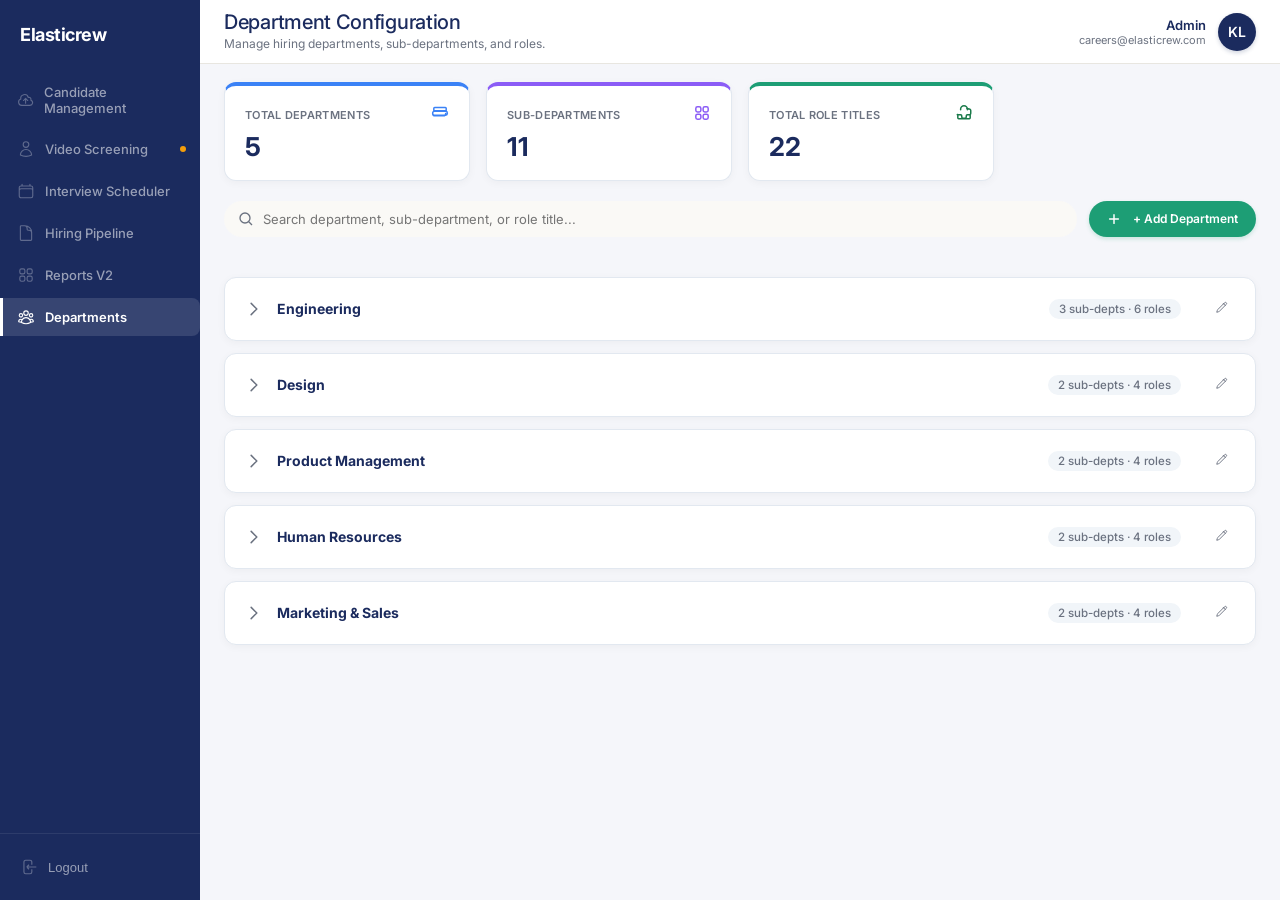
<file: departments.html>
<!DOCTYPE html>
<html lang="en">
<head>
  <meta charset="UTF-8">
  <meta name="viewport" content="width=device-width, initial-scale=1.0">
  <title>Department Configuration | Elasticrew ATS</title>
  <link rel="stylesheet" href="style.css">
  <style>
    /* Department Configuration Page Specific Styles */
    .dept-search-bar {
      display: flex;
      align-items: center;
      gap: 12px;
      margin-bottom: 20px;
    }

    .dept-card {
      background: var(--card-bg);
      border: var(--card-border);
      border-radius: var(--radius-card);
      margin-bottom: 12px;
      box-shadow: var(--shadow-sm);
      overflow: hidden;
      transition: box-shadow var(--transition-normal);
    }

    .dept-card:hover {
      box-shadow: 0 4px 12px rgba(0, 0, 0, 0.06);
    }

    .dept-card-header {
      display: flex;
      align-items: center;
      justify-content: space-between;
      padding: 16px 20px;
      cursor: pointer;
      user-select: none;
      transition: background-color var(--transition-normal);
    }

    .dept-card-header:hover {
      background-color: var(--hover-bg);
    }

    .dept-card-header-left {
      display: flex;
      align-items: center;
      gap: 14px;
      flex: 1;
      min-width: 0;
    }

    .dept-card-chevron {
      width: 18px;
      height: 18px;
      color: var(--text-secondary);
      transition: transform 0.25s ease;
      flex-shrink: 0;
    }

    .dept-card.expanded .dept-card-chevron {
      transform: rotate(90deg);
    }

    .dept-card-name {
      font-weight: 700;
      font-size: 14px;
      color: var(--text-primary);
    }

    .dept-card-meta {
      display: flex;
      align-items: center;
      gap: 12px;
    }

    .dept-card-count {
      font-size: 11.5px;
      color: var(--text-secondary);
      background: #f1f5f9;
      padding: 3px 10px;
      border-radius: var(--radius-pill);
      font-weight: 500;
    }

    .dept-card-status {
      font-size: 10.5px;
      padding: 3px 10px;
      border-radius: var(--radius-pill);
      font-weight: 600;
    }

    .dept-card-actions {
      display: flex;
      align-items: center;
      gap: 6px;
      margin-left: 12px;
    }

    .dept-card-actions .btn-icon {
      width: 30px;
      height: 30px;
      border: none;
      background: none;
      border-radius: 6px;
      cursor: pointer;
      display: flex;
      align-items: center;
      justify-content: center;
      color: var(--text-secondary);
      transition: all var(--transition-normal);
    }

    .dept-card-actions .btn-icon:hover {
      background: #f1f5f9;
      color: var(--text-primary);
    }

    .dept-card-body {
      display: none;
      border-top: 1px solid var(--divider-color);
      padding: 0;
    }

    .dept-card.expanded .dept-card-body {
      display: block;
    }

    /* Sub-department group */
    .subdept-group {
      padding: 16px 20px;
      border-bottom: 1px solid var(--divider-color);
    }

    .subdept-group:last-child {
      border-bottom: none;
    }

    .subdept-group-header {
      display: flex;
      align-items: center;
      justify-content: space-between;
      margin-bottom: 12px;
    }

    .subdept-group-name {
      font-size: 12px;
      font-weight: 600;
      color: var(--text-secondary);
      text-transform: uppercase;
      letter-spacing: 0.4px;
    }

    .subdept-roles-table {
      width: 100%;
      border-collapse: collapse;
      font-size: 12.5px;
    }

    .subdept-roles-table thead th {
      padding: 8px 12px;
      font-size: 10.5px;
      font-weight: 600;
      color: var(--text-secondary);
      text-transform: uppercase;
      letter-spacing: 0.3px;
      text-align: left;
      background: #f9fafb;
      border-bottom: 1px solid var(--divider-color);
    }

    .subdept-roles-table tbody tr {
      transition: background-color var(--transition-normal);
    }

    .subdept-roles-table tbody tr:hover {
      background-color: #fafaf8;
    }

    .subdept-roles-table tbody td {
      padding: 10px 12px;
      border-bottom: 1px solid #f1f5f9;
      color: var(--text-primary);
    }

    .subdept-roles-table tbody tr:last-child td {
      border-bottom: none;
    }

    .subdept-roles-table .col-actions {
      width: 100px;
      text-align: right;
    }

    .subdept-roles-table .actions-inline {
      display: flex;
      align-items: center;
      gap: 4px;
      justify-content: flex-end;
    }

    .subdept-roles-table .actions-inline button {
      width: 26px;
      height: 26px;
      border: none;
      background: none;
      border-radius: 4px;
      cursor: pointer;
      display: flex;
      align-items: center;
      justify-content: center;
      color: var(--text-secondary);
      transition: all var(--transition-normal);
    }

    .subdept-roles-table .actions-inline button:hover {
      background: #f1f5f9;
      color: var(--text-primary);
    }

    .subdept-roles-table .actions-inline button.delete-btn:hover {
      background: #fef2f2;
      color: var(--status-rejected-text);
    }

    /* Inline edit mode */
    .inline-edit-row td {
      padding: 6px 12px !important;
    }

    .inline-edit-input {
      width: 100%;
      border: 1px solid var(--active-nav-bg);
      border-radius: 6px;
      padding: 6px 10px;
      font-size: 12.5px;
      font-family: var(--font-family);
      outline: none;
      background: #f0fdf4;
    }

    .inline-edit-actions {
      display: flex;
      gap: 6px;
      justify-content: flex-end;
    }

    .inline-edit-actions button {
      padding: 4px 10px;
      border-radius: 6px;
      font-size: 11px;
      font-weight: 600;
      cursor: pointer;
      border: none;
      transition: all var(--transition-normal);
    }

    .inline-edit-actions .btn-save-inline {
      background: var(--active-nav-bg);
      color: white;
    }

    .inline-edit-actions .btn-save-inline:hover {
      background: #15603b;
    }

    .inline-edit-actions .btn-cancel-inline {
      background: #f1f5f9;
      color: var(--text-primary);
    }

    .inline-edit-actions .btn-cancel-inline:hover {
      background: #e2e8f0;
    }

    /* Add Role link */
    .add-role-link {
      display: inline-flex;
      align-items: center;
      gap: 4px;
      color: var(--active-nav-bg);
      font-size: 12px;
      font-weight: 600;
      cursor: pointer;
      padding: 8px 0 4px 12px;
      border: none;
      background: none;
      transition: opacity var(--transition-normal);
    }

    .add-role-link:hover {
      opacity: 0.75;
    }

    /* Delete confirmation popover */
    .delete-popover {
      position: absolute;
      z-index: 1010;
      background: white;
      border: var(--card-border);
      border-radius: 10px;
      box-shadow: var(--shadow-dropdown);
      padding: 14px 16px;
      width: 240px;
      display: none;
    }

    .delete-popover.visible {
      display: block;
    }

    .delete-popover-text {
      font-size: 12.5px;
      color: var(--text-primary);
      font-weight: 500;
      margin-bottom: 12px;
      line-height: 1.4;
    }

    .delete-popover-actions {
      display: flex;
      gap: 8px;
      justify-content: flex-end;
    }

    .delete-popover-actions button {
      padding: 5px 12px;
      border-radius: 6px;
      font-size: 11.5px;
      font-weight: 600;
      cursor: pointer;
      border: none;
      transition: all var(--transition-normal);
    }

    .delete-popover-actions .btn-popover-cancel {
      background: #f1f5f9;
      color: var(--text-primary);
    }

    .delete-popover-actions .btn-popover-confirm {
      background: var(--status-rejected-text);
      color: white;
    }

    .delete-popover-actions .btn-popover-confirm:hover {
      background: #b71c1c;
    }

    /* Edit Department Modal */
    .modal-overlay {
      display: none;
      position: fixed;
      inset: 0;
      background: rgba(0, 0, 0, 0.4);
      z-index: 1050;
      align-items: center;
      justify-content: center;
    }

    .modal-overlay.active {
      display: flex;
    }

    .modal-card {
      background: white;
      border-radius: var(--radius-card);
      box-shadow: var(--shadow-lg);
      width: 90%;
      max-width: 460px;
      max-height: 85vh;
      overflow-y: auto;
    }

    .modal-header {
      display: flex;
      align-items: center;
      justify-content: space-between;
      padding: 18px 20px;
      border-bottom: 1px solid var(--divider-color);
    }

    .modal-title {
      font-size: 15px;
      font-weight: 700;
      color: var(--text-primary);
    }

    .modal-close-btn {
      width: 28px;
      height: 28px;
      border: none;
      background: none;
      border-radius: 6px;
      cursor: pointer;
      color: var(--text-secondary);
      display: flex;
      align-items: center;
      justify-content: center;
    }

    .modal-close-btn:hover {
      background: #f1f5f9;
    }

    .modal-body {
      padding: 20px;
      display: flex;
      flex-direction: column;
      gap: 16px;
    }

    .modal-footer {
      padding: 14px 20px;
      border-top: 1px solid var(--divider-color);
      display: flex;
      align-items: center;
      justify-content: flex-end;
      gap: 10px;
    }

    /* Add Role Modal */
    .add-role-modal .modal-card {
      max-width: 400px;
    }

    /* No results state */
    .no-results-state {
      text-align: center;
      padding: 48px 20px;
      color: var(--text-secondary);
      font-style: italic;
      font-size: 13px;
    }
  </style>
</head>
<body>

  <div class="app-container">
    <!-- LEFT SIDEBAR -->
    <aside class="sidebar">
      <div class="logo-area">
        <span class="logo-title">Elasticrew</span>
        
      </div>
      
      <nav class="navigation-menu">
        <a href="index.html" class="nav-item">
          <svg viewBox="0 0 24 24" stroke="currentColor" fill="none"><path stroke-linecap="round" stroke-linejoin="round" stroke-width="1.5" d="M12 16.5V9.75m0 0l3 3m-3-3l-3 3M6.75 19.5a4.5 4.5 0 01-1.41-8.775 5.25 5.25 0 0110.233-2.33 3 3 0 013.758 3.848A3.752 3.752 0 0118 19.5H6.75z" /></svg>
          Candidate Management
        </a>
        <a href="video-screening.html" class="nav-item">
          <svg viewBox="0 0 24 24" stroke="currentColor" fill="none"><path stroke-linecap="round" stroke-linejoin="round" stroke-width="1.5" d="M15.75 6a3.75 3.75 0 11-7.5 0 3.75 3.75 0 017.5 0zM4.501 20.118a7.5 7.5 0 0114.998 0A17.933 17.933 0 0112 21.75c-2.676 0-5.216-.584-7.499-1.632z" /></svg>
          Video Screening
          <span class="nav-badge-dot" style="margin-left: auto;"></span>
        </a>
        <a href="scheduler.html" class="nav-item">
          <svg viewBox="0 0 24 24" stroke="currentColor" fill="none"><path stroke-linecap="round" stroke-linejoin="round" stroke-width="1.5" d="M6.75 3v2.25M17.25 3v2.25M3 18.75V7.5a2.25 2.25 0 012.25-2.25h13.5A2.25 2.25 0 0121 7.5v11.25m-18 0A2.25 2.25 0 005.25 21h13.5A2.25 2.25 0 0021 18.75m-18 0v-7.5A2.25 2.25 0 015.25 9h13.5A2.25 2.25 0 0121 11.25v7.5" /></svg>
          Interview Scheduler
        </a>
        <a href="reports.html" class="nav-item">
          <svg viewBox="0 0 24 24" stroke="currentColor" fill="none"><path stroke-linecap="round" stroke-linejoin="round" stroke-width="1.5" d="M19.5 14.25v-2.625a3.375 3.375 0 00-3.375-3.375h-1.5A1.125 1.125 0 0113.5 7.125v-1.5a3.375 3.375 0 00-3.375-3.375H8.25m2.25 0H5.625c-.621 0-1.125.504-1.125 1.125v17.25c0 .621.504 1.125 1.125 1.125h12.75c.621 0 1.125-.504 1.125-1.125V11.25a9 9 0 00-9-9z" /></svg>
          Hiring Pipeline
        </a>
        <a href="reports-v2.html" class="nav-item">
          <svg viewBox="0 0 24 24" stroke="currentColor" fill="none"><path stroke-linecap="round" stroke-linejoin="round" stroke-width="1.5" d="M3.75 6A2.25 2.25 0 016 3.75h2.25A2.25 2.25 0 0110.5 6v2.25a2.25 2.25 0 01-2.25 2.25H6a2.25 2.25 0 01-2.25-2.25V6zM3.75 15.75A2.25 2.25 0 016 13.5h2.25a2.25 2.25 0 012.25 2.25V18a2.25 2.25 0 01-2.25 2.25H6A2.25 2.25 0 013.75 18v-2.25zM13.5 6a2.25 2.25 0 012.25-2.25H18A2.25 2.25 0 0120.25 6v2.25A2.25 2.25 0 0118 10.5h-2.25a2.25 2.25 0 01-2.25-2.25V6zM13.5 15.75a2.25 2.25 0 012.25-2.25H18a2.25 2.25 0 012.25 2.25V18A2.25 2.25 0 0118 20.25h-2.25A2.25 2.25 0 0113.5 18v-2.25z" /></svg>
          Reports V2
        </a>
        <a href="departments.html" class="nav-item active">
          <svg viewBox="0 0 24 24" stroke="currentColor" fill="none"><path stroke-linecap="round" stroke-linejoin="round" stroke-width="1.5" d="M18 18.72a9.094 9.094 0 003.741-.479 3 3 0 00-4.682-2.72m.94 3.198l.001.031c0 .225-.012.447-.037.666A11.944 11.944 0 0112 21c-2.17 0-4.207-.576-5.963-1.584A6.062 6.062 0 016 18.719m12 0a5.971 5.971 0 00-.941-3.197m0 0A5.995 5.995 0 0012 12.75a5.995 5.995 0 00-5.058 2.772m0 0a3 3 0 00-4.681 2.72 8.986 8.986 0 003.74.477m.94-3.197a5.971 5.971 0 00-.94 3.197M15 6.75a3 3 0 11-6 0 3 3 0 016 0zm6 3a2.25 2.25 0 11-4.5 0 2.25 2.25 0 014.5 0zm-13.5 0a2.25 2.25 0 11-4.5 0 2.25 2.25 0 014.5 0z" /></svg>
          Departments
        </a>
      </nav>
      
      <div class="sidebar-bottom">
        <button class="logout-btn">
          <svg viewBox="0 0 24 24" stroke="currentColor" fill="none"><path d="M15.75 9V5.25A2.25 2.25 0 0013.5 3h-6a2.25 2.25 0 00-2.25 2.25v13.5A2.25 2.25 0 007.5 21h6a2.25 2.25 0 002.25-2.25V15M12 9l-3 3m0 0l3 3m-3-3h12.75" /></svg>
          Logout
        </button>
      </div>
    </aside>

    <!-- RIGHT CONTENT AREA -->
    <main class="main-wrapper">
      
      <!-- TOP BAR -->
      <header class="top-bar">
        <div style="display: flex; flex-direction: column; gap: 2px;">
          <h1 class="page-title">Department Configuration</h1>
          <p class="card-subtitle" style="margin: 0; padding: 0;">Manage hiring departments, sub-departments, and roles.</p>
        </div>
        
        <div class="profile-block">
          <div class="profile-details">
            <span class="profile-name">Admin</span>
            <span class="profile-email">careers@elasticrew.com</span>
          </div>
          <div class="avatar-initials">KL</div>
        </div>
      </header>

      <!-- MAIN CONTENT CONTAINER -->
      <div class="main-content">
        
        <!-- KPI Cards -->
        <div class="kpi-grid">
          <div class="kpi-card" style="border-top: 4px solid #3b82f6;">
            <div class="kpi-header">
              <span class="kpi-label">Total Departments</span>
              <span class="kpi-icon" style="color: #3b82f6;">
                <svg viewBox="0 0 24 24" stroke="currentColor" stroke-width="2" fill="none" style="width: 18px; height: 18px;"><path stroke-linecap="round" stroke-linejoin="round" d="M2.25 12.75V12A2.25 2.25 0 014.5 9.75h15A2.25 2.25 0 0121.75 12v.75m-19.5 0A2.25 2.25 0 004.5 15h15a2.25 2.25 0 002.25-2.25m-19.5 0v.158c0 .838.336 1.64.935 2.238l.193.193c.3.3.707.469 1.132.469h12.75c.425 0 .831-.169 1.132-.469l.193-.193c.6-.598.935-1.4.935-2.238v-.158M3.75 5.625c0-.621.504-1.125 1.125-1.125h14.25c.621 0 1.125.504 1.125 1.125v3.375H3.75V5.625z" /></svg>
              </span>
            </div>
            <span class="kpi-value" id="kpi-total-departments">0</span>
          </div>

          <div class="kpi-card" style="border-top: 4px solid #8b5cf6;">
            <div class="kpi-header">
              <span class="kpi-label">Sub-Departments</span>
              <span class="kpi-icon" style="color: #8b5cf6;">
                <svg viewBox="0 0 24 24" stroke="currentColor" stroke-width="2" fill="none" style="width: 18px; height: 18px;"><path stroke-linecap="round" stroke-linejoin="round" d="M3.75 6A2.25 2.25 0 016 3.75h2.25A2.25 2.25 0 0110.5 6v2.25a2.25 2.25 0 01-2.25 2.25H6a2.25 2.25 0 01-2.25-2.25V6zM3.75 15.75A2.25 2.25 0 016 13.5h2.25a2.25 2.25 0 012.25 2.25V18a2.25 2.25 0 01-2.25 2.25H6A2.25 2.25 0 013.75 18v-2.25zM13.5 6a2.25 2.25 0 012.25-2.25H18A2.25 2.25 0 0120.25 6v2.25A2.25 2.25 0 0118 10.5h-2.25a2.25 2.25 0 01-2.25-2.25V6zM13.5 15.75a2.25 2.25 0 012.25-2.25H18a2.25 2.25 0 012.25 2.25V18A2.25 2.25 0 0118 20.25h-2.25A2.25 2.25 0 0113.5 18v-2.25z" /></svg>
              </span>
            </div>
            <span class="kpi-value" id="kpi-total-subdepts">0</span>
          </div>

          <div class="kpi-card" style="border-top: 4px solid var(--active-nav-bg);">
            <div class="kpi-header">
              <span class="kpi-label">Total Role Titles</span>
              <span class="kpi-icon" style="color: #1a7a4a;">
                <svg viewBox="0 0 24 24" stroke="currentColor" stroke-width="2" fill="none" style="width: 18px; height: 18px;"><path stroke-linecap="round" stroke-linejoin="round" d="M20.25 14.15v4.25c0 .621-.504 1.125-1.125 1.125H4.875c-.621 0-1.125-.504-1.125-1.125v-4.25m16.5 0a2.18 2.18 0 00.75-1.661V8.706c0-1.081-.768-2.015-1.837-2.175a48.114 48.114 0 00-3.413-.387m4.5 8.006c-.194.165-.453.254-.718.254H16.5a1.5 1.5 0 00-1.5 1.5v1.5a1.5 1.5 0 01-1.5 1.5h-3a1.5 1.5 0 01-1.5-1.5v-1.5a1.5 1.5 0 00-1.5-1.5H3.75c-.265 0-.524-.09-.718-.254M16.5 7.75V6.75a4.5 4.5 0 00-9 0v1.001" /></svg>
              </span>
            </div>
            <span class="kpi-value" id="kpi-total-roles">0</span>
          </div>
        </div>

        <!-- Search Bar + Add Department Button -->
        <div class="dept-search-bar">
          <div class="search-container" style="flex: 1;">
            <span class="search-icon">
              <svg viewBox="0 0 24 24" stroke="currentColor" fill="none"><path d="M21 21l-5.197-5.197m0 0A7.5 7.5 0 105.196 5.196a7.5 7.5 0 0010.607 10.607z" /></svg>
            </span>
            <input type="text" id="dept-search" class="search-input" placeholder="Search department, sub-department, or role title...">
          </div>
          <button class="btn-pill" id="btn-add-department" style="font-size: 12px; height: 36px; padding: 0 18px; white-space: nowrap;">
            <svg viewBox="0 0 24 24" stroke="currentColor" fill="none" style="width: 14px; height: 14px; stroke-width: 2.5; margin-right: 4px;"><path stroke-linecap="round" stroke-linejoin="round" d="M12 4.5v15m7.5-7.5h-15" /></svg>
            + Add Department
          </button>
        </div>

        <!-- Department Cards Container -->
        <div id="dept-cards-container"></div>

      </div>
    </main>
  </div>

  <!-- ADD DEPARTMENT MODAL -->
  <div class="modal-overlay" id="add-dept-modal">
    <div class="modal-card">
      <div class="modal-header">
        <h3 class="modal-title" id="add-dept-modal-title">+ Add Department</h3>
        <button class="modal-close-btn" id="close-add-dept-modal">
          <svg viewBox="0 0 24 24" stroke="currentColor" fill="none"><path d="M6 18L18 6M6 6l12 12" /></svg>
        </button>
      </div>
      <div class="modal-body">
        <div class="form-group">
          <label class="form-label" for="input-dept-name">Department Name<span>*</span></label>
          <input type="text" id="input-dept-name" class="search-input" placeholder="e.g. Engineering" style="width: 100%; border-radius: var(--radius-input);">
        </div>
        <div class="form-group">
          <label class="form-label" for="input-subdept-name">Sub-Department Name</label>
          <input type="text" id="input-subdept-name" class="search-input" placeholder="e.g. Frontend Development (optional, add more later)" style="width: 100%; border-radius: var(--radius-input);">
        </div>
        <div class="form-group">
          <label class="form-label" for="input-dept-desc">Description</label>
          <textarea id="input-dept-desc" class="notes-textarea" placeholder="Describe the department responsibilities..." style="min-height: 70px;"></textarea>
        </div>
      </div>
      <div class="modal-footer">
        <button class="btn-secondary-pill" id="btn-cancel-add-dept">Cancel</button>
        <button class="btn-primary-pill" id="btn-save-add-dept">Save & Activate</button>
      </div>
    </div>
  </div>

  <!-- EDIT DEPARTMENT MODAL (rename / reassign sub-depts) -->
  <div class="modal-overlay" id="edit-dept-modal">
    <div class="modal-card">
      <div class="modal-header">
        <h3 class="modal-title" id="edit-dept-modal-title">Edit Department</h3>
        <button class="modal-close-btn" id="close-edit-dept-modal">
          <svg viewBox="0 0 24 24" stroke="currentColor" fill="none"><path d="M6 18L18 6M6 6l12 12" /></svg>
        </button>
      </div>
      <div class="modal-body">
        <div class="form-group">
          <label class="form-label" for="edit-dept-name">Department Name<span>*</span></label>
          <input type="text" id="edit-dept-name" class="search-input" placeholder="Department Name" style="width: 100%; border-radius: var(--radius-input);">
        </div>
        <div class="form-group">
          <label class="form-label" for="edit-dept-desc">Description</label>
          <textarea id="edit-dept-desc" class="notes-textarea" placeholder="Describe the department..." style="min-height: 70px;"></textarea>
        </div>
        <div class="form-group">
          <label class="form-label">Sub-Departments</label>
          <div id="edit-subdepts-list" style="display: flex; flex-direction: column; gap: 6px; margin-top: 4px;"></div>
          <div style="margin-top: 8px; display: flex; gap: 8px; align-items: center;">
            <input type="text" id="edit-add-subdept-input" class="search-input" placeholder="Add new sub-department..." style="flex:1; border-radius: var(--radius-input);">
            <button class="btn-primary-pill" id="btn-edit-add-subdept" style="height: 34px; font-size: 11px; padding: 0 12px;">Add</button>
          </div>
        </div>
      </div>
      <div class="modal-footer">
        <button class="btn-secondary-pill" id="btn-cancel-edit-dept">Cancel</button>
        <button class="btn-primary-pill" id="btn-save-edit-dept">Save & Activate</button>
      </div>
    </div>
  </div>

  <!-- ADD ROLE MODAL (inline per sub-department) -->
  <div class="modal-overlay add-role-modal" id="add-role-modal">
    <div class="modal-card">
      <div class="modal-header">
        <h3 class="modal-title" id="add-role-modal-title">+ Add Role Title</h3>
        <button class="modal-close-btn" id="close-add-role-modal">
          <svg viewBox="0 0 24 24" stroke="currentColor" fill="none"><path d="M6 18L18 6M6 6l12 12" /></svg>
        </button>
      </div>
      <div class="modal-body">
        <div class="form-group">
          <label class="form-label" for="input-new-role-name">Role Title<span>*</span></label>
          <input type="text" id="input-new-role-name" class="search-input" placeholder="e.g. Senior Frontend Developer" style="width: 100%; border-radius: var(--radius-input);">
        </div>
      </div>
      <div class="modal-footer">
        <button class="btn-secondary-pill" id="btn-cancel-add-role">Cancel</button>
        <button class="btn-primary-pill" id="btn-save-add-role">Add Role Title</button>
      </div>
    </div>
  </div>

  <!-- DELETE CONFIRMATION POPOVER -->
  <div class="delete-popover" id="delete-popover">
    <p class="delete-popover-text">Delete this role? This cannot be undone.</p>
    <div class="delete-popover-actions">
      <button class="btn-popover-cancel" id="popover-cancel">Cancel</button>
      <button class="btn-popover-confirm" id="popover-confirm">Delete</button>
    </div>
  </div>

  <!-- TOAST NOTIFICATIONS HOLDER -->
  <div class="toast-container" id="toast-holder"></div>

  <script src="departments.js"></script>
</body>
</html>
</file>
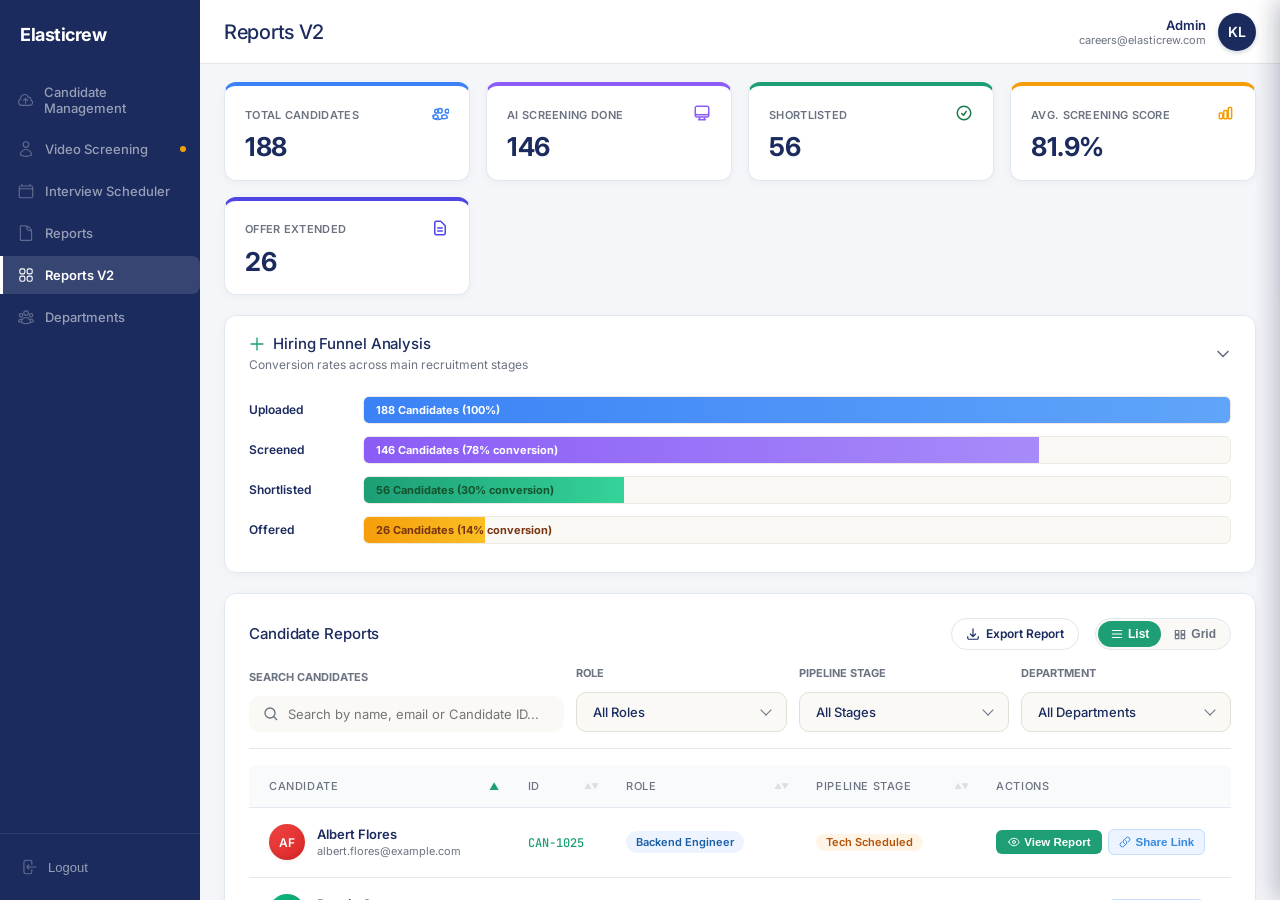
<file: reports-v2.html>
<!DOCTYPE html>
<html lang="en">
<head>
  <meta charset="UTF-8">
  <meta name="viewport" content="width=device-width, initial-scale=1.0">
  <title>Reports V2 | Elasticrew ATS</title>
  <link rel="stylesheet" href="style.css">
  <style>
    /* Make table rows clickable */
    #pipeline-table-body tr {
      cursor: pointer;
    }
    
    /* Highlight drawer sections */
    .drawer-section {
      background-color: #FAF9F6;
      border: 0.5px solid #E2DFD7;
      border-radius: 10px;
      padding: 16px;
      display: flex;
      flex-direction: column;
      gap: 10px;
    }
    
    /* Horizontal scrolling for KPI cards on mobile */
    @media (max-width: 992px) {
      .kpi-grid {
        grid-template-columns: repeat(5, 1fr);
      }
    }
    @media (max-width: 768px) {
      .kpi-grid {
        display: flex;
        overflow-x: auto;
        gap: 12px;
        padding-bottom: 8px;
        scrollbar-width: thin;
        -webkit-overflow-scrolling: touch;
      }
      .kpi-card {
        flex: 0 0 200px;
      }
    }

    /* Highlight class for flashing element when clicked */
    .highlight-flash {
      animation: flashBorder 1.5s ease-in-out;
    }
    @keyframes flashBorder {
      0%, 100% { border-color: #E2DFD7; box-shadow: none; }
      50% { border-color: var(--active-nav-bg); box-shadow: 0 0 0 3px rgba(26,122,74,0.15); }
    }

    /* Funnel Chart Styles */
    .funnel-container {
      display: flex;
      flex-direction: column;
      gap: 12px;
      padding: 10px 0;
    }
    .funnel-row {
      display: flex;
      align-items: center;
      gap: 14px;
    }
    .funnel-stage-label {
      width: 100px;
      font-weight: 600;
      font-size: 12px;
      color: var(--text-primary);
    }
    .funnel-bar-wrapper {
      flex: 1;
      background: #FAF9F6;
      height: 28px;
      border-radius: 6px;
      overflow: hidden;
      border: 0.5px solid #EEEAE3;
      position: relative;
    }
    .funnel-bar-fill {
      height: 100%;
      transition: width 0.6s ease;
    }
    .funnel-bar-text {
      position: absolute;
      left: 12px;
      top: 50%;
      transform: translateY(-50%);
      font-size: 11px;
      font-weight: 700;
    }

    .collapse-arrow {
      width: 16px;
      height: 16px;
      stroke-width: 2.5;
      color: var(--text-secondary);
      transition: transform 0.2s;
    }
    .status-pill.offer-extended {
      background-color: rgba(79, 70, 229, 0.15) !important;
      color: #4f46e5 !important;
      font-weight: 600;
    }

    /* Main Report Tab Navigation Styles */
    .report-tabs-header {
      display: flex;
      background-color: #FAF9F6;
      border-bottom: 1.5px solid #EEEAE3;
      padding: 0 24px;
      gap: 16px;
    }
    .main-report-tab {
      padding: 12px 6px;
      font-size: 13px;
      font-weight: 600;
      color: var(--text-secondary);
      background: none;
      border: none;
      cursor: pointer;
      border-bottom: 3px solid transparent;
      outline: none;
      transition: var(--transition-normal);
    }
    .main-report-tab.active {
      color: var(--active-nav-bg) !important;
      border-bottom-color: var(--active-nav-bg) !important;
      font-weight: 700;
    }
    .main-report-tab:hover {
      color: var(--text-primary);
    }
    
    .report-sticky-header {
      border-top-left-radius: 12px;
      border-top-right-radius: 12px;
    }
    
    .report-avatar-large {
      background: var(--active-nav-bg);
      color: #FFFFFF;
      box-shadow: var(--shadow-sm);
    }
    
    .score-kpi-card {
      background: #FAF9F6;
      border: 0.5px solid #E2DFD7;
      border-radius: 8px;
      padding: 12px;
      text-align: center;
      cursor: pointer;
      transition: var(--transition-normal);
    }
    .score-kpi-card:hover {
      transform: translateY(-2px);
      box-shadow: 0 4px 12px rgba(0,0,0,0.06);
      border-color: var(--active-nav-bg);
    }
    .score-kpi-card.highlighted {
      background: #E8F5E9 !important;
      border: 1px solid var(--active-nav-bg) !important;
    }
    
    /* Evidence Insights Styling */
    .evidence-insight-item {
      background-color: #FAF9F6;
      border-left: 3px solid var(--active-nav-bg);
      border-radius: 4px;
      padding: 10px 12px;
      font-size: 11.5px;
      color: var(--text-primary);
      line-height: 1.4;
      display: flex;
      flex-direction: column;
      gap: 4px;
      box-shadow: var(--shadow-sm);
    }
    .evidence-insight-item .insight-source {
      font-size: 9.5px;
      color: var(--text-secondary);
      font-family: var(--font-mono);
      text-transform: uppercase;
      letter-spacing: 0.2px;
    }
    
    /* Tab System */
    .tab-trigger {
      padding: 8px 12px;
      font-size: 12px;
      font-weight: 600;
      color: var(--text-secondary);
      background: none;
      border: none;
      cursor: pointer;
      border-bottom: 2px solid transparent;
      outline: none;
      transition: var(--transition-normal);
    }
    .tab-trigger.active {
      color: var(--active-nav-bg) !important;
      border-bottom-color: var(--active-nav-bg) !important;
      font-weight: 700;
    }
    .tab-trigger:hover {
      color: var(--text-primary);
    }
    
    .tab-panel {
      animation: fadeInPanel 0.25s ease-in-out;
    }
    @keyframes fadeInPanel {
      from { opacity: 0; transform: translateY(4px); }
      to { opacity: 1; transform: translateY(0); }
    }
    
    /* Radar Chart Legend Interactive */
    .radar-legend-item {
      display: inline-flex;
      align-items: center;
      gap: 4px;
      cursor: pointer;
      padding: 4px 8px;
      border-radius: 4px;
      transition: var(--transition-normal);
    }
    .radar-legend-item:hover {
      background-color: #EEEAE3;
    }
    .radar-legend-item.active {
      background-color: #E8F5E9;
      color: var(--active-nav-bg);
    }
    
    /* Dialogue Transcript Bubbles */
    .transcript-bubble {
      background-color: #FFFFFF;
      border: 0.5px solid #E2DFD7;
      border-radius: 8px;
      padding: 8px 12px;
      font-size: 11.5px;
      color: var(--text-primary);
      line-height: 1.45;
      cursor: pointer;
      transition: var(--transition-normal);
      position: relative;
    }
    .transcript-bubble:hover {
      border-color: var(--active-nav-bg);
      transform: translateX(2px);
      background-color: #FFF;
    }
    .transcript-bubble.active-bubble {
      background-color: #FFFDE7 !important;
      border-color: #FBC02D !important;
      box-shadow: 0 0 0 3px rgba(251,192,45,0.15);
    }
    .transcript-bubble .bubble-meta {
      display: flex;
      justify-content: space-between;
      margin-bottom: 4px;
      font-size: 9.5px;
      font-weight: 700;
      color: var(--text-secondary);
      text-transform: uppercase;
    }
    .transcript-bubble .bubble-time {
      font-family: var(--font-mono);
      color: var(--active-nav-bg);
    }
    
    /* Communication Progress Bars */
    .comm-metric-row {
      display: flex;
      flex-direction: column;
      gap: 4px;
    }
    .comm-metric-header {
      display: flex;
      justify-content: space-between;
      font-size: 11.5px;
      font-weight: 600;
    }
    .comm-metric-bar-bg {
      height: 8px;
      background-color: #FAF9F6;
      border: 0.5px solid #E2DFD7;
      border-radius: 4px;
      overflow: hidden;
    }
    .comm-metric-bar-fill {
      height: 100%;
      background-color: var(--active-nav-bg);
      border-radius: 4px;
      transition: width 0.6s ease;
    }
    .comm-trend-indicator {
      display: inline-flex;
      align-items: center;
      gap: 2px;
      font-size: 10px;
      font-weight: 700;
    }
    .comm-trend-indicator.up {
      color: var(--status-selected-text);
    }
    .comm-trend-indicator.down {
      color: var(--status-rejected-text);
    }
    
    /* SVG Competency Polygon Transition */
    #radar-chart-svg polygon {
      transition: points 0.5s ease-in-out;
    }
    
    /* Hiring Decision Badges */
    .rec-badge-display {
      font-size: 14px;
      font-weight: 700;
      text-align: center;
      padding: 10px;
      border-radius: 8px;
      text-transform: uppercase;
      letter-spacing: 0.5px;
    }
    .rec-badge-display.strongly-recommended {
      background-color: #E8F5E9;
      color: #2E7D32;
      border: 1px solid #2E7D32;
    }
    .rec-badge-display.recommended {
      background-color: #E8F5E9;
      color: #2E7D32;
      border: 1px dashed #2E7D32;
    }
    .rec-badge-display.review-required {
      background-color: #FFF3E0;
      color: #EF6C00;
      border: 1px solid #EF6C00;
    }
    .rec-badge-display.not-recommended {
      background-color: #FFEBEE;
      color: #C62828;
      border: 1px solid #C62828;
    }
    
    /* More Actions Dropdown styling override */
    .action-dropdown {
      background: #FFFFFF;
      border: 0.5px solid #E2DFD7;
      border-radius: 8px;
      display: none;
      flex-direction: column;
      padding: 6px 0;
      box-shadow: var(--shadow-dropdown);
    }
    .more-actions-dropdown-container:hover .action-dropdown {
      display: flex;
    }
    
    /* Responsive Grid Adjustments */
    @media (max-width: 1200px) {
      .report-three-column-grid {
        grid-template-columns: 1.2fr 1.2fr !important;
      }
      #col-video-screening {
        grid-column: 1 / -1;
      }
      .sticky-video-player-container video {
        height: 240px !important;
      }
    }
    @media (max-width: 768px) {
      .report-three-column-grid {
        grid-template-columns: 1fr !important;
      }
      #col-perf-summary, #col-resume-tech, #col-video-screening {
        grid-column: auto !important;
      }
      .report-sticky-header {
        padding: 12px 16px !important;
      }
      .header-main-info {
        flex-direction: column;
        gap: 16px;
      }
      .header-status-metrics {
        align-self: flex-start;
        flex-direction: row;
        width: 100%;
        justify-content: space-between;
      }
      .action-buttons-group {
        width: 100%;
      }
      .filters-view-group {
        width: 100%;
        justify-content: space-between;
      }
    }
    
    /* Data Not Available styling */
    .data-unavail-container {
      display: flex;
      align-items: center;
      justify-content: center;
      padding: 30px;
      background: #FAF9F6;
      border: 1.5px dashed #E2DFD7;
      border-radius: 8px;
      color: var(--text-secondary);
      font-size: 13px;
      font-weight: 500;
      text-align: center;
      width: 100%;
      height: 100%;
      min-height: 120px;
    }

    /* Print Stylesheet for clean candidate reports */
    @media print {
      body * {
        visibility: hidden !important;
      }
      #report-modal, #report-modal * {
        visibility: visible !important;
      }
      #report-modal {
        position: absolute !important;
        left: 0 !important;
        top: 0 !important;
        width: 100% !important;
        height: auto !important;
        max-height: none !important;
        background: #FFFFFF !important;
        box-shadow: none !important;
        display: block !important;
        z-index: 99999 !important;
        overflow: visible !important;
      }
      #report-modal .modal-card.detailed-report-card {
        position: absolute !important;
        left: 0 !important;
        top: 0 !important;
        width: 100% !important;
        height: auto !important;
        max-height: none !important;
        border: none !important;
        border-radius: 0 !important;
        box-shadow: none !important;
        display: flex !important;
        flex-direction: column !important;
        opacity: 1 !important;
        transform: none !important;
        overflow: visible !important;
      }
      #close-report-modal,
      .report-control-bar,
      #report-modal .modal-footer {
        display: none !important;
      }
      .report-sticky-header {
        position: relative !important;
        box-shadow: none !important;
        border-bottom: 2px solid #E2DFD7 !important;
        padding: 0 0 16px 0 !important;
      }
      .report-modal-body {
        overflow: visible !important;
        height: auto !important;
        max-height: none !important;
        padding: 20px 0 !important;
      }
      .report-three-column-grid {
        display: grid !important;
        grid-template-columns: 1fr 1fr !important;
        grid-template-rows: auto !important;
        gap: 20px !important;
        height: auto !important;
        min-height: 0 !important;
      }
      .premium-card {
        break-inside: avoid !important;
        box-shadow: none !important;
        border: 1px solid #E2DFD7 !important;
        height: auto !important;
      }
      .tab-content-panels {
        height: auto !important;
        min-height: 0 !important;
        overflow: visible !important;
      }
      .transcript-scroll-area {
        height: auto !important;
        overflow: visible !important;
      }
      .timeline-container {
        height: auto !important;
        overflow: visible !important;
      }
    }
  </style>
</head>
<body>

  <div class="app-container">
    <!-- LEFT SIDEBAR -->
    <aside class="sidebar">
      <div class="logo-area">
        <span class="logo-title">Elasticrew</span>
        
      </div>
      
      <nav class="navigation-menu">
        <a href="index.html" class="nav-item">
          <svg viewBox="0 0 24 24" stroke="currentColor" fill="none"><path stroke-linecap="round" stroke-linejoin="round" stroke-width="1.5" d="M12 16.5V9.75m0 0l3 3m-3-3l-3 3M6.75 19.5a4.5 4.5 0 01-1.41-8.775 5.25 5.25 0 0110.233-2.33 3 3 0 013.758 3.848A3.752 3.752 0 0118 19.5H6.75z" /></svg>
          Candidate Management
        </a>
        <a href="video-screening.html" class="nav-item">
          <svg viewBox="0 0 24 24" stroke="currentColor" fill="none"><path stroke-linecap="round" stroke-linejoin="round" stroke-width="1.5" d="M15.75 6a3.75 3.75 0 11-7.5 0 3.75 3.75 0 017.5 0zM4.501 20.118a7.5 7.5 0 0114.998 0A17.933 17.933 0 0112 21.75c-2.676 0-5.216-.584-7.499-1.632z" /></svg>
          Video Screening
          <span class="nav-badge-dot" style="margin-left: auto;"></span>
        </a>
        <a href="scheduler.html" class="nav-item">
          <svg viewBox="0 0 24 24" stroke="currentColor" fill="none"><path stroke-linecap="round" stroke-linejoin="round" stroke-width="1.5" d="M6.75 3v2.25M17.25 3v2.25M3 18.75V7.5a2.25 2.25 0 012.25-2.25h13.5A2.25 2.25 0 0121 7.5v11.25m-18 0A2.25 2.25 0 005.25 21h13.5A2.25 2.25 0 0021 18.75m-18 0v-7.5A2.25 2.25 0 015.25 9h13.5A2.25 2.25 0 0121 11.25v7.5" /></svg>
          Interview Scheduler
        </a>
        <a href="reports.html" class="nav-item">
          <svg viewBox="0 0 24 24" stroke="currentColor" fill="none"><path stroke-linecap="round" stroke-linejoin="round" stroke-width="1.5" d="M19.5 14.25v-2.625a3.375 3.375 0 00-3.375-3.375h-1.5A1.125 1.125 0 0113.5 7.125v-1.5a3.375 3.375 0 00-3.375-3.375H8.25m2.25 0H5.625c-.621 0-1.125.504-1.125 1.125v17.25c0 .621.504 1.125 1.125 1.125h12.75c.621 0 1.125-.504 1.125-1.125V11.25a9 9 0 00-9-9z" /></svg>
          Reports
        </a>
        <a href="reports-v2.html" class="nav-item active">
          <svg viewBox="0 0 24 24" stroke="currentColor" fill="none"><path stroke-linecap="round" stroke-linejoin="round" stroke-width="1.5" d="M3.75 6A2.25 2.25 0 016 3.75h2.25A2.25 2.25 0 0110.5 6v2.25a2.25 2.25 0 01-2.25 2.25H6a2.25 2.25 0 01-2.25-2.25V6zM3.75 15.75A2.25 2.25 0 016 13.5h2.25a2.25 2.25 0 012.25 2.25V18a2.25 2.25 0 01-2.25 2.25H6A2.25 2.25 0 013.75 18v-2.25zM13.5 6a2.25 2.25 0 012.25-2.25H18A2.25 2.25 0 0120.25 6v2.25A2.25 2.25 0 0118 10.5h-2.25a2.25 2.25 0 01-2.25-2.25V6zM13.5 15.75a2.25 2.25 0 012.25-2.25H18a2.25 2.25 0 012.25 2.25V18A2.25 2.25 0 0118 20.25h-2.25A2.25 2.25 0 0113.5 18v-2.25z" /></svg>
          Reports V2
        </a>
        <a href="departments.html" class="nav-item">
          <svg viewBox="0 0 24 24" stroke="currentColor" fill="none"><path stroke-linecap="round" stroke-linejoin="round" stroke-width="1.5" d="M18 18.72a9.094 9.094 0 003.741-.479 3 3 0 00-4.682-2.72m.94 3.198l.001.031c0 .225-.012.447-.037.666A11.944 11.944 0 0112 21c-2.17 0-4.207-.576-5.963-1.584A6.062 6.062 0 016 18.719m12 0a5.971 5.971 0 00-.941-3.197m0 0A5.995 5.995 0 0012 12.75a5.995 5.995 0 00-5.058 2.772m0 0a3 3 0 00-4.681 2.72 8.986 8.986 0 003.74.477m.94-3.197a5.971 5.971 0 00-.94 3.197M15 6.75a3 3 0 11-6 0 3 3 0 016 0zm6 3a2.25 2.25 0 11-4.5 0 2.25 2.25 0 014.5 0zm-13.5 0a2.25 2.25 0 11-4.5 0 2.25 2.25 0 014.5 0z" /></svg>
          Departments
        </a>
      </nav>
      
      <div class="sidebar-bottom">
        <button class="logout-btn">
          <svg viewBox="0 0 24 24" stroke="currentColor" fill="none"><path d="M15.75 9V5.25A2.25 2.25 0 0013.5 3h-6a2.25 2.25 0 00-2.25 2.25v13.5A2.25 2.25 0 007.5 21h6a2.25 2.25 0 002.25-2.25V15M12 9l-3 3m0 0l3 3m-3-3h12.75" /></svg>
          Logout
        </button>
      </div>
    </aside>

    <!-- RIGHT CONTENT AREA -->
    <main class="main-wrapper">
      
      <!-- TOP BAR -->
      <header class="top-bar">
        <h1 class="page-title">Reports V2</h1>
        
        <div class="profile-block">
          <div class="profile-details">
            <span class="profile-name">Admin</span>
            <span class="profile-email">careers@elasticrew.com</span>
          </div>
          <div class="avatar-initials">KL</div>
        </div>
      </header>

      <!-- MAIN CONTENT CONTAINER -->
      <div class="main-content">
        
        <!-- SECTION 1: STATS CARDS (TOP ROW) -->
        <div class="kpi-grid">
          <!-- Card 1: Total Candidates -->
          <div class="kpi-card" style="border-top: 4px solid var(--blue-accent, #3b82f6);">
            <div class="kpi-header">
              <span class="kpi-label">Total Candidates</span>
              <span class="kpi-icon" style="color: #3b82f6;">
                <svg viewBox="0 0 24 24" stroke="currentColor" stroke-width="2" fill="none" style="width: 18px; height: 18px;"><path stroke-linecap="round" stroke-linejoin="round" d="M15 19.128a9.38 9.38 0 002.625.372 9.337 9.337 0 004.121-.952 4.125 4.125 0 00-7.533-2.493M15 19.128v-.003c0-1.113-.285-2.16-.786-3.07M15 19.128v.109A11.386 11.386 0 0110.089 20.8M3 19.128a9.38 9.38 0 002.625.372 9.337 9.337 0 004.121-.952 4.125 4.125 0 00-7.533-2.493M3 19.128v-.003c0-1.113.285-2.16.786-3.07M3 19.128v.109A11.386 11.386 0 007.91 20.8M12 12a3 3 0 100-6 3 3 0 000 6zm-7-2.5a2.5 2.5 0 115 0 2.5 2.5 0 01-5 0zm14 0a2.5 2.5 0 115 0 2.5 2.5 0 01-5 0z" /></svg>
              </span>
            </div>
            <span class="kpi-value" id="kpi-total-applicants">0</span>
          </div>

          <!-- Card 2: AI Screening Done -->
          <div class="kpi-card" style="border-top: 4px solid var(--purple-accent, #8b5cf6);">
            <div class="kpi-header">
              <span class="kpi-label">AI Screening Done</span>
              <span class="kpi-icon" style="color: #8b5cf6;">
                <svg viewBox="0 0 24 24" stroke="currentColor" stroke-width="2" fill="none" style="width: 18px; height: 18px;"><path stroke-linecap="round" stroke-linejoin="round" d="M9 17.25v1.007a3 3 0 01-.879 2.122L7.5 21h9l-.621-.621A3 3 0 0115 18.257V17.25m6-12V15a2.25 2.25 0 01-2.25 2.25H5.25A2.25 2.25 0 013 15V5.25M21 5.25A2.25 2.25 0 0018.75 3H5.25A2.25 2.25 0 003 5.25m18 0V12a2.25 2.25 0 01-2.25 2.25H5.25A2.25 2.25 0 013 12V5.25" /></svg>
              </span>
            </div>
            <span class="kpi-value" id="kpi-bot-screening-done">0</span>
          </div>

          <!-- Card 3: Shortlisted -->
          <div class="kpi-card" style="border-top: 4px solid var(--active-nav-bg, #1a7a4a);">
            <div class="kpi-header">
              <span class="kpi-label">Shortlisted</span>
              <span class="kpi-icon" style="color: #1a7a4a;">
                <svg viewBox="0 0 24 24" stroke="currentColor" stroke-width="2" fill="none" style="width: 18px; height: 18px;"><path stroke-linecap="round" stroke-linejoin="round" d="M9 12.75L11.25 15 15 9.75M21 12a9 9 0 11-18 0 9 9 0 0118 0z" /></svg>
              </span>
            </div>
            <span class="kpi-value" id="kpi-shortlisted-candidates">0</span>
          </div>

          <!-- Card 4: Avg. Screening Score -->
          <div class="kpi-card" style="border-top: 4px solid var(--orange-accent, #f59e0b);">
            <div class="kpi-header">
              <span class="kpi-label">Avg. Screening Score</span>
              <span class="kpi-icon" style="color: #f59e0b;">
                <svg viewBox="0 0 24 24" stroke="currentColor" stroke-width="2" fill="none" style="width: 18px; height: 18px;"><path stroke-linecap="round" stroke-linejoin="round" d="M3 13.125C3 12.504 3.504 12 4.125 12h2.25c.621 0 1.125.504 1.125 1.125v5.25c0 .621-.504 1.125-1.125 1.125h-2.25A1.125 1.125 0 013 18.375v-5.25zM9 9.75c0-.621.504-1.125 1.125-1.125h2.25c.621 0 1.125.504 1.125 1.125v8.625c0 .621-.504 1.125-1.125 1.125h-2.25a1.125 1.125 0 01-1.125-1.125V9.75zM15 5.625c0-.621.504-1.125 1.125-1.125h2.25c.621 0 1.125.504 1.125 1.125v12.75c0 .621-.504 1.125-1.125 1.125h-2.25a1.125 1.125 0 01-1.125-1.125V5.625z" /></svg>
              </span>
            </div>
            <span class="kpi-value" id="kpi-avg-screening-score">0</span>
          </div>

          <!-- Card 5: Offer Extended -->
          <div class="kpi-card" style="border-top: 4px solid #4f46e5;">
            <div class="kpi-header">
              <span class="kpi-label">Offer Extended</span>
              <span class="kpi-icon" style="color: #4f46e5;">
                <svg viewBox="0 0 24 24" stroke="currentColor" stroke-width="2" fill="none" style="width: 18px; height: 18px;"><path stroke-linecap="round" stroke-linejoin="round" d="M9 12h6m-6 4h6m2 5H7a2 2 0 01-2-2V5a2 2 0 012-2h5.586a1 1 0 01.707.293l5.414 5.414a1 1 0 01.293.707V19a2 2 0 01-2 2z" /></svg>
              </span>
            </div>
            <span class="kpi-value" id="kpi-offer-extended">0</span>
          </div>
        </div>

        <!-- COLLAPSIBLE FUNNEL CHART -->
        <div class="premium-card" id="funnel-chart-card" style="gap: 12px; padding: 18px 24px;">
          <div class="card-header" id="funnel-toggle" style="cursor: pointer; user-select: none;">
            <div class="card-title-group">
              <h2 class="card-title" style="display: flex; align-items: center; gap: 8px;">
                <svg viewBox="0 0 24 24" fill="none" stroke="currentColor" stroke-width="2" style="width: 16px; height: 16px; color: var(--active-nav-bg);"><path stroke-linecap="round" stroke-linejoin="round" d="M12 3v18M3 12h18" /></svg>
                Hiring Funnel Analysis
              </h2>
              <p class="card-subtitle">Conversion rates across main recruitment stages</p>
            </div>
            <svg class="collapse-arrow" id="funnel-arrow" viewBox="0 0 24 24" fill="none" stroke="currentColor" stroke-width="2.5" style="width: 16px; height: 16px; transition: transform 0.2s;"><path stroke-linecap="round" stroke-linejoin="round" d="M19.5 8.25l-7.5 7.5-7.5-7.5"/></svg>
          </div>
          <div class="card-body-collapsible" id="funnel-body" style="transition: max-height 0.3s ease; overflow: hidden; max-height: 500px;">
            <div class="funnel-container">
              <!-- Stage 1: Uploaded -->
              <div class="funnel-row">
                <span class="funnel-stage-label">Uploaded</span>
                <div class="funnel-bar-wrapper">
                  <div class="funnel-bar-fill" style="width: 100%; background: linear-gradient(90deg, #3b82f6, #60a5fa);"></div>
                  <span class="funnel-bar-text" style="color: #FFF;">188 Candidates (100%)</span>
                </div>
              </div>
              <!-- Stage 2: Screened -->
              <div class="funnel-row">
                <span class="funnel-stage-label">Screened</span>
                <div class="funnel-bar-wrapper">
                  <div class="funnel-bar-fill" style="width: 77%; background: linear-gradient(90deg, #8b5cf6, #a78bfa);"></div>
                  <span class="funnel-bar-text" style="color: #FFF;">146 Candidates (77% conversion)</span>
                </div>
              </div>
              <!-- Stage 3: Shortlisted -->
              <div class="funnel-row">
                <span class="funnel-stage-label">Shortlisted</span>
                <div class="funnel-bar-wrapper">
                  <div class="funnel-bar-fill" style="width: 30%; background: linear-gradient(90deg, #1D9E75, #34d399);"></div>
                  <span class="funnel-bar-text" style="color: #14532d;">56 Candidates (30% conversion)</span>
                </div>
              </div>
              <!-- Stage 4: Offered -->
              <div class="funnel-row">
                <span class="funnel-stage-label">Offered</span>
                <div class="funnel-bar-wrapper">
                  <div class="funnel-bar-fill" style="width: 14%; background: linear-gradient(90deg, #f59e0b, #fbbf24);"></div>
                  <span class="funnel-bar-text" style="color: #78350f;">26 Candidates (14% conversion)</span>
                </div>
              </div>
            </div>
          </div>
        </div>

        <!-- SECTION 2: APPLICANT REPORTS -->
        <section class="premium-card" id="card-pipeline-report" style="padding-bottom: 8px; gap: 16px;">
          <div class="card-header">
            <div class="card-title-group">
              <h2 class="card-title">Candidate Reports</h2>
            </div>
            
            <div style="display: flex; align-items: center; gap: 16px;">
              <button class="btn-secondary-pill" id="btn-export-trigger" style="display: inline-flex; align-items: center; gap: 6px; height: 32px; font-size: 12px; padding: 0 14px;">
                <svg viewBox="0 0 24 24" fill="none" stroke="currentColor" stroke-width="2" style="width: 14px; height: 14px;"><path stroke-linecap="round" stroke-linejoin="round" d="M3 16.5v2.25A2.25 2.25 0 005.25 21h13.5A2.25 2.25 0 0021 18.75V16.5M16.5 12L12 16.5m0 0L7.5 12m4.5 4.5V3" /></svg>
                Export Report
              </button>

              <!-- View Toggle -->
              <div class="view-toggle">
                <button class="toggle-btn active" id="btn-view-list">
                  <svg viewBox="0 0 24 24"><path d="M4 6h16M4 12h16M4 18h16" stroke-linecap="round" stroke-linejoin="round" /></svg>
                  List
                </button>
                <button class="toggle-btn" id="btn-view-grid">
                  <svg viewBox="0 0 24 24"><path d="M4 6h6v6H4zm0 8h6v6H4zm10-8h6v6h-6zm0 8h6v6h-6z" stroke-linecap="round" stroke-linejoin="round" /></svg>
                  Grid
                </button>
              </div>
            </div>
          </div>

          <!-- Filters Row inside the Card, above table/grid -->
          <div class="form-row" style="grid-template-columns: 1.5fr 1fr 1fr 1fr; gap: 12px; align-items: flex-end; border-bottom: 0.5px solid var(--divider-color); padding-bottom: 16px;">
            <!-- 1. Search Bar -->
            <div class="form-group" style="width: 100%;">
              <label class="form-label" style="font-size: 11px; font-weight: 700; color: var(--text-secondary); text-transform: uppercase; margin-bottom: 6px;">Search Candidates</label>
              <div class="search-container" style="width: 100%;">
                <span class="search-icon">
                  <svg viewBox="0 0 24 24" stroke="currentColor" fill="none"><path d="M21 21l-5.197-5.197m0 0A7.5 7.5 0 105.196 5.196a7.5 7.5 0 0010.607 10.607z" /></svg>
                </span>
                <input type="text" id="candidate-search" class="search-input" placeholder="Search by name, email or Candidate ID..." style="border-radius: var(--radius-input); width: 100%;">
              </div>
            </div>

            <!-- 2. Role Dropdown -->
            <div class="form-group">
              <label class="form-label" style="font-size: 11px; font-weight: 700; color: var(--text-secondary); text-transform: uppercase; margin-bottom: 6px;">Role</label>
              <div class="searchable-select" id="select-role-container">
                <div class="select-trigger" id="select-role-trigger" data-value="">
                  <span class="select-trigger-text">All Roles</span>
                  <span class="select-trigger-arrow"></span>
                </div>
                <div class="select-dropdown-panel">
                  <input type="text" class="select-search-input" placeholder="Search role...">
                  <div class="select-options-list" id="select-role-options">
                    <!-- dynamically populated -->
                  </div>
                </div>
              </div>
            </div>

            <!-- 3. Hiring Stage Dropdown -->
            <div class="form-group">
              <label class="form-label" style="font-size: 11px; font-weight: 700; color: var(--text-secondary); text-transform: uppercase; margin-bottom: 6px;">Pipeline Stage</label>
              <div class="searchable-select" id="select-stage-container">
                <div class="select-trigger" id="select-stage-trigger" data-value="">
                  <span class="select-trigger-text">All Stages</span>
                  <span class="select-trigger-arrow"></span>
                </div>
                <div class="select-dropdown-panel">
                  <input type="text" class="select-search-input" placeholder="Search stage...">
                  <div class="select-options-list" id="select-stage-options">
                    <!-- dynamically populated -->
                  </div>
                </div>
              </div>
            </div>

            <!-- 4. Department Dropdown -->
            <div class="form-group">
              <label class="form-label" style="font-size: 11px; font-weight: 700; color: var(--text-secondary); text-transform: uppercase; margin-bottom: 6px;">Department</label>
              <div class="searchable-select" id="select-status-container">
                <div class="select-trigger" id="select-status-trigger" data-value="">
                  <span class="select-trigger-text">All Departments</span>
                  <span class="select-trigger-arrow"></span>
                </div>
                <div class="select-dropdown-panel">
                  <input type="text" class="select-search-input" placeholder="Search department...">
                  <div class="select-options-list" id="select-status-options">
                    <!-- dynamically populated -->
                  </div>
                </div>
              </div>
            </div>
          </div>

          <!-- List View Table Container -->
          <div id="reports-table-view">
            <div class="table-responsive" style="border: none;">
              <table class="ats-table" id="pipeline-table">
                <thead>
                  <tr>
                    <th class="sort-header" data-sort="name">Candidate<span class="sort-icon"></span></th>
                    <th class="sort-header" data-sort="id">ID<span class="sort-icon"></span></th>
                    <th class="sort-header" data-sort="role">Role<span class="sort-icon"></span></th>
                    <th class="sort-header" data-sort="stage">Pipeline Stage<span class="sort-icon"></span></th>
                    <th>Actions</th>
                  </tr>
                </thead>
                <tbody id="pipeline-table-body">
                  <!-- JavaScript populated -->
                </tbody>
              </table>
            </div>
          </div>

          <!-- Grid View Container -->
          <div id="reports-grid-view" style="display: none; width: 100%;">
            <div class="grid-view-container" id="pipeline-grid-body">
              <!-- JavaScript populated -->
            </div>
          </div>
        </section>

      </div>
    </main>
  </div>

  <!-- ═══════════════════════════════════════════════════════ -->
  <!-- FULL-PAGE CANDIDATE REPORT V2 -->
  <div id="reports-v2-dashboard" style="display:none; position:fixed; top:0; bottom:0; right:0; left:220px; background:#F8F9FB; z-index:400; font-family:'Inter','Segoe UI',sans-serif; overflow:hidden; display:none; flex-direction:column;">
    
    <!-- TOP HEADER BAR -->
    <div style="flex-shrink:0; background:#fff; border-bottom:1px solid #E5E7EB; padding:0 24px; height:52px; display:flex; align-items:center; justify-content:space-between;">
      <button onclick="closeV2Report()" style="display:flex; align-items:center; gap:6px; background:transparent; border:1px solid #E5E7EB; padding:6px 14px; border-radius:6px; font-size:12px; font-weight:600; cursor:pointer; color:#374151; transition:all 0.15s;" onmouseenter="this.style.background='#F3F4F6'" onmouseleave="this.style.background='transparent'">
        <svg width="14" height="14" viewBox="0 0 24 24" fill="none" stroke="currentColor" stroke-width="2"><path stroke-linecap="round" stroke-linejoin="round" d="M10.5 19.5L3 12m0 0l7.5-7.5M3 12h18"/></svg>
        Back to Candidates
      </button>
      <div style="display:flex; align-items:center; gap:10px;">
        <span id="v2-hiring-stage-badge" style="font-size:11px; font-weight:700; padding:4px 12px; border-radius:20px; background:#DCFCE7; color:#15803D;">Bot Screening Done</span>
        <button id="v2-share-btn" onclick="generateShareLink(window._v2CurrentId)" style="background:#111827; color:#fff; border:none; padding:8px 16px; border-radius:6px; font-weight:600; font-size:12px; cursor:pointer; display:flex; align-items:center; gap:6px; transition:opacity 0.15s;" onmouseenter="this.style.opacity='0.85'" onmouseleave="this.style.opacity='1'">
          <svg width="13" height="13" viewBox="0 0 24 24" fill="none" stroke="currentColor" stroke-width="2"><path stroke-linecap="round" stroke-linejoin="round" d="M13.19 8.688a4.5 4.5 0 011.242 7.244l-4.5 4.5a4.5 4.5 0 01-6.364-6.364l1.757-1.757m13.35-.622l1.757-1.757a4.5 4.5 0 00-6.364-6.364l-4.5 4.5a4.5 4.5 0 001.242 7.244"/></svg>
          Share Report
        </button>
      </div>
    </div>

    <!-- PROFILE + SCORES STRIP -->
    <div style="flex-shrink:0; background:#fff; border-bottom:1px solid #E5E7EB; padding:16px 24px; display:flex; align-items:center; gap:24px;">
      <!-- Avatar + Info -->
      <div style="display:flex; align-items:center; gap:14px; flex:1; min-width:0;">
        <div id="v2-avatar" style="width:48px; height:48px; border-radius:50%; background:#1D9E75; color:#fff; display:flex; align-items:center; justify-content:center; font-size:18px; font-weight:800; flex-shrink:0;">DR</div>
        <div style="min-width:0;">
          <div style="display:flex; align-items:center; gap:8px; flex-wrap:wrap;">
            <h2 id="v2-name" style="margin:0; font-size:16px; font-weight:800; color:#111827; white-space:nowrap;">Dianne Russell</h2>
            <span id="v2-candidate-id" style="font-size:11px; color:#9CA3AF; font-family:monospace;">CAN-1024</span>
          </div>
          <div id="v2-role" style="font-size:12px; font-weight:600; color:#1D9E75; margin:2px 0;">Frontend Developer</div>
          <div style="font-size:11px; color:#6B7280; display:flex; gap:8px; flex-wrap:wrap; align-items:center;">
            <span id="v2-email">dianne@example.com</span>
            <span style="color:#D1D5DB;">•</span>
            <span id="v2-phone">(406) 555-0120</span>
          </div>
        </div>
      </div>
      <!-- Score Pills -->
      <div style="display:flex; gap:10px; flex-shrink:0;">
        <div style="text-align:center; padding:10px 18px; border:1px solid #E5E7EB; border-radius:10px; min-width:100px;">
          <div style="font-size:10px; font-weight:700; color:#9CA3AF; text-transform:uppercase; letter-spacing:0.5px; margin-bottom:4px;">Resume</div>
          <div id="v2-score-resume" style="font-size:14px; font-weight:800; color:#1D9E75;">Strong Match</div>
        </div>
        <div style="text-align:center; padding:10px 18px; border:1px solid #E5E7EB; border-radius:10px; min-width:100px;">
          <div style="font-size:10px; font-weight:700; color:#9CA3AF; text-transform:uppercase; letter-spacing:0.5px; margin-bottom:4px;">Video Screen</div>
          <div id="v2-score-video" style="font-size:14px; font-weight:800; color:#2563EB;">Good Match</div>
        </div>
        <div style="text-align:center; padding:10px 18px; border:1px solid #E5E7EB; border-radius:10px; min-width:100px;">
          <div style="font-size:10px; font-weight:700; color:#9CA3AF; text-transform:uppercase; letter-spacing:0.5px; margin-bottom:4px;">Technical</div>
          <div id="v2-score-tech" style="font-size:14px; font-weight:800; color:#F59E0B;">Moderate</div>
        </div>
        <div style="text-align:center; padding:10px 18px; border:1px solid #E5E7EB; border-radius:10px; min-width:100px;">
          <div style="font-size:10px; font-weight:700; color:#9CA3AF; text-transform:uppercase; letter-spacing:0.5px; margin-bottom:4px;">Overall</div>
          <div id="v2-score-overall" style="font-size:14px; font-weight:800; color:#8B5CF6;">Strong Match</div>
        </div>
      </div>
    </div>

    <!-- TAB NAVIGATION -->
    <div style="flex-shrink:0; background:#fff; border-bottom:1px solid #E5E7EB; padding:0 24px; display:flex; gap:0;">
      <button class="v2-tab-btn active" data-v2tab="resume" onclick="switchV2Tab('resume', this)" style="padding:14px 20px; font-size:13px; font-weight:600; border:none; background:transparent; cursor:pointer; color:#111827; border-bottom:2px solid #111827; display:flex; align-items:center; gap:6px; transition:all 0.15s;">
        <svg width="14" height="14" viewBox="0 0 24 24" fill="none" stroke="currentColor" stroke-width="2"><path stroke-linecap="round" stroke-linejoin="round" d="M19.5 14.25v-2.625a3.375 3.375 0 00-3.375-3.375h-1.5A1.125 1.125 0 0113.5 7.125v-1.5a3.375 3.375 0 00-3.375-3.375H8.25m2.25 0H5.625c-.621 0-1.125.504-1.125 1.125v17.25c0 .621.504 1.125 1.125 1.125h12.75c.621 0 1.125-.504 1.125-1.125V11.25a9 9 0 00-9-9z"/></svg>
        Resume
      </button>
      <button class="v2-tab-btn" data-v2tab="video" onclick="switchV2Tab('video', this)" style="padding:14px 20px; font-size:13px; font-weight:600; border:none; background:transparent; cursor:pointer; color:#6B7280; border-bottom:2px solid transparent; display:flex; align-items:center; gap:6px; transition:all 0.15s;">
        <svg width="14" height="14" viewBox="0 0 24 24" fill="none" stroke="currentColor" stroke-width="2"><path stroke-linecap="round" stroke-linejoin="round" d="M15.75 10.5l4.72-4.72a.75.75 0 011.28.53v11.38a.75.75 0 01-1.28.53l-4.72-4.72M4.5 18.75h9a2.25 2.25 0 002.25-2.25v-9a2.25 2.25 0 00-2.25-2.25h-9A2.25 2.25 0 002.25 7.5v9a2.25 2.25 0 002.25 2.25z"/></svg>
        Video Bot Screening
      </button>
      <button class="v2-tab-btn" data-v2tab="tech" onclick="switchV2Tab('tech', this)" style="padding:14px 20px; font-size:13px; font-weight:600; border:none; background:transparent; cursor:pointer; color:#6B7280; border-bottom:2px solid transparent; display:flex; align-items:center; gap:6px; transition:all 0.15s;">
        <svg width="14" height="14" viewBox="0 0 24 24" fill="none" stroke="currentColor" stroke-width="2"><path stroke-linecap="round" stroke-linejoin="round" d="M17.25 6.75L22.5 12l-5.25 5.25m-10.5 0L1.5 12l5.25-5.25m7.5-3l-4.5 16.5"/></svg>
        Technical Interview
      </button>
    </div>

    <!-- TAB CONTENT AREA -->
    <div style="flex:1; min-height:0; overflow:hidden; position:relative;">

      <!-- TAB: RESUME -->
      <div id="v2-tab-resume" class="v2-tab-panel" style="height:100%; overflow-y:auto; padding:24px; display:grid; grid-template-columns:1fr 1fr; gap:16px; align-content:start;">
        <!-- AI Summary -->
        <div style="background:#fff; border:1px solid #E5E7EB; border-radius:12px; padding:20px; grid-column:1/-1;">
          <h3 style="margin:0 0 10px; font-size:13px; font-weight:700; color:#111827; display:flex; align-items:center; gap:6px;">
            <svg width="15" height="15" viewBox="0 0 24 24" fill="none" stroke="#8B5CF6" stroke-width="2"><path stroke-linecap="round" stroke-linejoin="round" d="M9.813 15.904L9 18.75l-.813-2.846a4.5 4.5 0 00-3.09-3.09L2.25 12l2.846-.813a4.5 4.5 0 003.09-3.09L9 5.25l.813 2.846a4.5 4.5 0 003.09 3.09L15.75 12l-2.846.813a4.5 4.5 0 00-3.09 3.09z"/></svg>
            AI Resume Summary
          </h3>
          <p id="v2-resume-summary" style="margin:0; font-size:13px; color:#374151; line-height:1.7; background:#F9FAFB; padding:12px 14px; border-radius:8px; border-left:3px solid #8B5CF6;"></p>
        </div>
        <!-- Key Qualifications -->
        <div style="background:#fff; border:1px solid #E5E7EB; border-radius:12px; padding:20px;">
          <h3 style="margin:0 0 12px; font-size:13px; font-weight:700; color:#111827;">Key Qualifications</h3>
          <ul id="v2-resume-quals" style="margin:0; padding-left:16px; font-size:12.5px; color:#374151; line-height:1.8; display:flex; flex-direction:column; gap:4px;"></ul>
        </div>
        <!-- Tech Stack -->
        <div style="background:#fff; border:1px solid #E5E7EB; border-radius:12px; padding:20px;">
          <h3 style="margin:0 0 12px; font-size:13px; font-weight:700; color:#111827;">Tech Stack</h3>
          <div id="v2-tech-stack" style="display:flex; flex-wrap:wrap; gap:6px;"></div>
          <div style="margin-top:16px;">
            <h4 style="margin:0 0 8px; font-size:12px; font-weight:700; color:#6B7280; text-transform:uppercase; letter-spacing:0.3px;">Application Timeline</h4>
            <div id="v2-timeline" style="display:flex; flex-direction:column; gap:8px;"></div>
          </div>
        </div>
      </div>

      <!-- TAB: VIDEO BOT SCREENING -->
      <div id="v2-tab-video" class="v2-tab-panel" style="height:100%; overflow:hidden; padding:24px; gap:20px; display:none; grid-template-columns:1fr 1fr; grid-template-rows:1fr auto; align-content:start;">
        <!-- Video Player -->
        <div style="background:#111827; border-radius:12px; overflow:hidden; display:flex; flex-direction:column;">
          <div style="padding:12px 16px; border-bottom:1px solid #374151; display:flex; align-items:center; gap:6px;">
            <div style="width:8px; height:8px; border-radius:50%; background:#EF4444;"></div>
            <div style="width:8px; height:8px; border-radius:50%; background:#F59E0B;"></div>
            <div style="width:8px; height:8px; border-radius:50%; background:#22C55E;"></div>
            <span style="font-size:11px; color:#9CA3AF; margin-left:6px;">AI Video Screening Recording</span>
          </div>
          <div style="flex:1; display:flex; align-items:center; justify-content:center; background:#0F172A; min-height:200px;">
            <video id="v2-video-player" controls style="width:100%; max-height:280px; object-fit:contain; display:block;"></video>
          </div>
        </div>
        <!-- Transcript -->
        <div style="background:#fff; border:1px solid #E5E7EB; border-radius:12px; padding:20px; display:flex; flex-direction:column; overflow:hidden;">
          <h3 style="margin:0 0 12px; font-size:13px; font-weight:700; color:#111827; flex-shrink:0;">Interview Transcript</h3>
          <div id="v2-video-transcript" style="flex:1; overflow-y:auto; display:flex; flex-direction:column; gap:10px; padding-right:4px; font-size:12px;"></div>
        </div>
        <!-- AI Summary - spans full width -->
        <div style="background:#fff; border:1px solid #E5E7EB; border-radius:12px; padding:20px; grid-column:1/-1;">
          <h3 style="margin:0 0 10px; font-size:13px; font-weight:700; color:#111827; display:flex; align-items:center; gap:6px;">
            <svg width="14" height="14" viewBox="0 0 24 24" fill="none" stroke="#1D9E75" stroke-width="2"><path stroke-linecap="round" stroke-linejoin="round" d="M13 10V3L4 14h7v7l9-11h-7z"/></svg>
            AI Screening Summary
          </h3>
          <div id="v2-video-insights" style="font-size:12.5px; color:#374151; line-height:1.7; background:#F0FDF4; padding:12px 14px; border-radius:8px; border-left:3px solid #1D9E75;"></div>
        </div>
      </div>

      <!-- TAB: TECHNICAL INTERVIEW -->
      <div id="v2-tab-tech" class="v2-tab-panel" style="height:100%; overflow:hidden; padding:24px; gap:20px; display:none; grid-template-columns:1fr 1fr; grid-template-rows:1fr auto; align-content:start;">
        <!-- Tech Video Player -->
        <div style="background:#111827; border-radius:12px; overflow:hidden; display:flex; flex-direction:column;">
          <div style="padding:12px 16px; border-bottom:1px solid #374151; display:flex; align-items:center; gap:6px;">
            <div style="width:8px; height:8px; border-radius:50%; background:#EF4444;"></div>
            <div style="width:8px; height:8px; border-radius:50%; background:#F59E0B;"></div>
            <div style="width:8px; height:8px; border-radius:50%; background:#22C55E;"></div>
            <span style="font-size:11px; color:#9CA3AF; margin-left:6px;">Technical Interview Recording</span>
          </div>
          <div style="flex:1; display:flex; align-items:center; justify-content:center; background:#0F172A; min-height:200px;">
            <video id="v2-tech-video-player" controls style="width:100%; max-height:280px; object-fit:contain; display:block;"></video>
          </div>
          <!-- Competency bars below video -->
          <div style="padding:14px 16px; border-top:1px solid #374151;">
            <div style="font-size:10px; font-weight:700; color:#6B7280; text-transform:uppercase; letter-spacing:0.5px; margin-bottom:8px;">Competency Scores</div>
            <div id="v2-tech-competencies" style="display:flex; flex-direction:column; gap:6px;"></div>
          </div>
        </div>
        <!-- Tech Transcript -->
        <div style="background:#fff; border:1px solid #E5E7EB; border-radius:12px; padding:20px; display:flex; flex-direction:column; overflow:hidden;">
          <h3 style="margin:0 0 12px; font-size:13px; font-weight:700; color:#111827; flex-shrink:0;">Technical Interview Transcript</h3>
          <div id="v2-tech-transcript" style="flex:1; overflow-y:auto; display:flex; flex-direction:column; gap:10px; padding-right:4px; font-size:12px;"></div>
        </div>
        <!-- Tech AI Summary - spans full width -->
        <div style="background:#fff; border:1px solid #E5E7EB; border-radius:12px; padding:20px; grid-column:1/-1;">
          <h3 style="margin:0 0 10px; font-size:13px; font-weight:700; color:#111827; display:flex; align-items:center; gap:6px;">
            <svg width="14" height="14" viewBox="0 0 24 24" fill="none" stroke="#F59E0B" stroke-width="2"><path stroke-linecap="round" stroke-linejoin="round" d="M13 10V3L4 14h7v7l9-11h-7z"/></svg>
            AI Technical Assessment Summary
          </h3>
          <div id="v2-tech-insights" style="font-size:12.5px; color:#374151; line-height:1.7; background:#FFFBEB; padding:12px 14px; border-radius:8px; border-left:3px solid #F59E0B;"></div>
        </div>
      </div>

    </div>
  </div>

<!-- PIPELINE STAGE CHANGE DROPDOWN (ABSOLUTE POP-OVER) -->
  <div class="action-dropdown" id="stage-change-dropdown" style="width: 190px; display: none; position: absolute; z-index: 2100; box-shadow: var(--shadow-lg);">
    <button class="dropdown-item" data-stage="Applied">
      <span class="status-dot applied" style="background-color: #94a3b8; width: 6px; height: 6px; border-radius: 50%; display: inline-block; margin-right: 6px;"></span> Applied
    </button>
    <button class="dropdown-item" data-stage="Bot Screening Invited">
      <span class="status-dot bot-screening-invited" style="background-color: #8b5cf6; width: 6px; height: 6px; border-radius: 50%; display: inline-block; margin-right: 6px;"></span> Bot Screening Invited
    </button>
    <button class="dropdown-item" data-stage="Bot Screening Done">
      <span class="status-dot bot-screening-done" style="background-color: #3b82f6; width: 6px; height: 6px; border-radius: 50%; display: inline-block; margin-right: 6px;"></span> Bot Screening Done
    </button>
    <button class="dropdown-item" data-stage="Tech Scheduled">
      <span class="status-dot tech-scheduled" style="background-color: #f59e0b; width: 6px; height: 6px; border-radius: 50%; display: inline-block; margin-right: 6px;"></span> Tech Scheduled
    </button>
    <button class="dropdown-item" data-stage="Tech Done">
      <span class="status-dot tech-done" style="background-color: #10b981; width: 6px; height: 6px; border-radius: 50%; display: inline-block; margin-right: 6px;"></span> Tech Done
    </button>
    <button class="dropdown-item" data-stage="Shortlisted">
      <span class="status-dot shortlisted" style="background-color: #1a7a4a; width: 6px; height: 6px; border-radius: 50%; display: inline-block; margin-right: 6px;"></span> Shortlisted
    </button>
    <button class="dropdown-item" data-stage="Offer Extended">
      <span class="status-dot offer-extended" style="background-color: #4f46e5; width: 6px; height: 6px; border-radius: 50%; display: inline-block; margin-right: 6px;"></span> Offer Extended
    </button>
    <button class="dropdown-item" data-stage="Rejected">
      <span class="status-dot rejected" style="background-color: #c62828; width: 6px; height: 6px; border-radius: 50%; display: inline-block; margin-right: 6px;"></span> Rejected
    </button>
  </div>

  <!-- RAW SCORES MODAL -->
  <div class="modal-overlay" id="raw-scores-modal" style="z-index: 2500; backdrop-filter: blur(4px); background-color: rgba(28, 43, 74, 0.4);">
    <div class="modal-card" style="max-width: 500px; width: 95%; border-radius: 12px; overflow: hidden; display: flex; flex-direction: column; max-height: 80vh;">
      <div class="modal-header" style="padding: 16px 20px; border-bottom: 1px solid #EEEAE3; display: flex; justify-content: space-between; align-items: center; background-color: #FFFFFF;">
        <h3 class="modal-title" style="font-size: 15px; font-weight: 700; margin: 0; color: var(--text-primary);">Raw Database Scores</h3>
        <button class="modal-close-btn" id="close-raw-scores-modal" style="background: none; border: none; cursor: pointer; color: var(--text-secondary);">
          <svg viewBox="0 0 24 24" stroke="currentColor" fill="none" style="width: 20px; height: 20px; stroke-width: 2;"><path d="M6 18L18 6M6 6l12 12" /></svg>
        </button>
      </div>
      <div class="modal-body" style="padding: 20px; background-color: var(--page-bg); overflow-y: auto; flex: 1;">
        <pre id="raw-scores-pre" style="background-color: #FAF9F6; border: 0.5px solid #E2DFD7; padding: 16px; border-radius: 8px; font-family: var(--font-mono); font-size: 11px; overflow: auto; white-space: pre-wrap; margin: 0; line-height: 1.4; color: var(--text-primary);"></pre>
      </div>
      <div class="modal-footer" style="padding: 12px 20px; border-top: 1px solid #EEEAE3; background-color: #FFFFFF;">
        <button class="btn-primary-pill" id="close-raw-scores-btn" style="width: 100%; height: 38px;">Close Raw Scores</button>
      </div>
    </div>
  </div>

  <div class="modal-overlay" id="notes-modal">
    <div class="modal-card">
      <div class="modal-header">
        <h3 class="modal-title" id="notes-modal-title">Candidate Notes</h3>
        <button class="modal-close-btn" id="close-notes-modal">
          <svg viewBox="0 0 24 24" stroke="currentColor" fill="none"><path d="M6 18L18 6M6 6l12 12" /></svg>
        </button>
      </div>
      <div class="modal-body">
        <p class="card-subtitle" style="margin-bottom: 4px;">Recruiter notes will be saved to the candidate profile. Hover over the notes icon on the candidate list to quick-read.</p>
        <textarea id="notes-textarea" class="notes-textarea" placeholder="Type recruitment updates, interview remarks, or status reminders here..."></textarea>
      </div>
      <div class="modal-footer">
        <button class="btn-secondary-pill" id="btn-cancel-notes">Cancel</button>
        <button class="btn-primary-pill" id="btn-save-notes">Save Notes</button>
      </div>
    </div>
  </div>

  <!-- DETAILED CANDIDATE REPORT MODAL (UNIFIED PROFILE DRAWER) -->
  <!-- DETAILED CANDIDATE REPORT MODAL (UNIFIED PROFILE DRAWER) -->
  <div class="side-drawer wide" id="report-modal">
    
    <!-- STICKY FROZEN EXECUTIVE SUMMARY HEADER -->
    <div class="side-drawer-header report-sticky-header" style="position: sticky; top: 0; background-color: #FFFFFF; border-bottom: 1px solid #EEEAE3; z-index: 100; padding: 20px 24px 16px 24px; box-shadow: 0 4px 12px rgba(0,0,0,0.02); display: flex; flex-direction: column; gap: 16px; width: 100%;">
      <div class="header-main-info" style="display: flex; justify-content: space-between; align-items: flex-start; gap: 24px; position: relative; padding-right: 32px;">
        <!-- Candidate Summary -->
        <div class="candidate-summary-block" style="display: flex; align-items: center; gap: 16px; flex: 1;">
          <div id="rep-avatar" style="width: 60px; height: 60px; border-radius: 50%; display: flex; align-items: center; justify-content: center; color: #FFFFFF; font-weight: 700; font-size: 22px; box-shadow: var(--shadow-sm); flex-shrink: 0;">DR</div>
          <div class="candidate-metadata" style="display: flex; flex-direction: column; gap: 6px;">
            <h2 id="rep-name" style="font-size: 20px; font-weight: 700; color: var(--text-primary); letter-spacing: -0.5px; line-height: 1.2;">Dianne Russell</h2>
            <div class="metadata-meta-grid" style="display: flex; flex-wrap: wrap; gap: 12px 18px; font-size: 12px; color: var(--text-secondary);">
              <div><span style="font-weight: 600; color: var(--text-primary);">Role:</span> <span id="rep-role">Frontend Developer</span></div>
              <div><span style="font-weight: 600; color: var(--text-primary);">Experience:</span> <span id="rep-experience">5.5 Years</span></div>
              <div><span style="font-weight: 600; color: var(--text-primary);">Qualification:</span> <span id="rep-qualification">B.Tech in CS</span></div>
              <div><span style="font-weight: 600; color: var(--text-primary);">Report Date:</span> <span id="rep-date">2026-05-23</span></div>
              <div><span style="font-weight: 600; color: var(--text-primary);">Candidate ID:</span> <span id="rep-id" style="font-family: var(--font-family); font-weight: 700;">CAN-1024</span></div>
            </div>
          </div>
        </div>
        
        <!-- Hiring Decision Badge & Overall Match Score Card -->
        <div class="header-status-metrics" style="display: flex; align-items: center; gap: 20px;">
          <div class="decision-badge-container" style="text-align: right;">
            <span style="display: block; font-size: 10px; text-transform: uppercase; font-weight: 700; color: var(--text-secondary); letter-spacing: 0.5px; margin-bottom: 4px;">Hiring Decision</span>
            <span id="rep-decision-badge" class="status-pill" style="font-size: 12px; padding: 6px 12px; font-weight: 700;">Strongly Recommended</span>
          </div>
          
          <div class="overall-card-metric" style="display: flex; align-items: center; gap: 14px; background-color: #FAF9F6; border: 0.5px solid #E2DFD7; padding: 8px 16px; border-radius: 8px;">
            <div class="metric-score-display" style="text-align: center; border-right: 1px solid #EEEAE3; padding-right: 14px;">
              <span class="score-num" id="rep-overall-score" style="font-size: 26px; font-weight: 800; color: var(--active-nav-bg); line-height: 1.1; display: block;">89%</span>
              <span class="score-lbl" style="font-size: 9px; font-weight: 600; color: var(--text-secondary); text-transform: uppercase;">Match Score</span>
            </div>
            <div class="metric-status-sub" style="font-size: 11px; display: flex; flex-direction: column; gap: 2px;">
              <div>Risk: <span id="rep-risk-level" style="font-weight: 700; color: #EF6C00;">Low Risk</span></div>
              <div>Status: <span id="rep-completion-status" style="font-weight: 700; color: var(--active-nav-bg);">Complete</span></div>
            </div>
          </div>
        </div>
        
        <!-- Close Button -->
        <button class="modal-close-btn" id="close-report-modal" style="background: none; border: none; cursor: pointer; color: var(--text-secondary); transition: var(--transition-normal); position: absolute; right: 0; top: 0; padding: 4px;">
          <svg viewBox="0 0 24 24" stroke="currentColor" fill="none" style="width: 20px; height: 20px; stroke-width: 2;"><path d="M6 18L18 6M6 6l12 12" /></svg>
        </button>
      </div>
      
      <!-- ACTION BAR -->
      <div class="report-control-bar" style="display: flex; justify-content: space-between; align-items: center; border-top: 0.5px solid #EEEAE3; padding-top: 12px; gap: 16px; flex-wrap: wrap; width: 100%;">
        <div class="action-buttons-group" style="display: flex; align-items: center; gap: 8px; flex-wrap: wrap; position: relative;">
          <button class="btn-primary-pill" id="btn-pdf-report" style="height: 32px; font-size: 11.5px; padding: 0 14px;">Download PDF</button>
          <button class="btn-secondary-pill" id="btn-export-report" style="height: 32px; font-size: 11.5px; padding: 0 14px;">Export JSON</button>
          <button class="btn-secondary-pill" id="btn-generate-share-link" style="height: 32px; font-size: 11.5px; padding: 0 14px; display:inline-flex; align-items:center; gap:5px;">
            <svg viewBox="0 0 24 24" fill="none" stroke="currentColor" stroke-width="2" style="width:13px;height:13px;"><path stroke-linecap="round" stroke-linejoin="round" d="M13.19 8.688a4.5 4.5 0 011.242 7.244l-4.5 4.5a4.5 4.5 0 01-6.364-6.364l1.757-1.757m13.35-.622l1.757-1.757a4.5 4.5 0 00-6.364-6.364l-4.5 4.5a4.5 4.5 0 001.242 7.244" /></svg>
            Generate Share Link
          </button>
          <button class="btn-secondary-pill" id="btn-print-report" style="height: 32px; font-size: 11.5px; padding: 0 14px;">Print</button>
          
          <div class="more-actions-dropdown-container" style="position: relative;">
            <button class="btn-secondary-pill" id="btn-more-actions" style="height: 32px; font-size: 11.5px; padding: 0 14px;">More Actions ▼</button>
            <div class="action-dropdown" id="more-actions-panel" style="display: none; position: absolute; top: calc(100% + 4px); left: 0; z-index: 110; width: 200px; box-shadow: var(--shadow-dropdown);">
              <button class="dropdown-item" id="act-dl-resume">Download Resume</button>
              <button class="dropdown-item" id="act-dl-transcript">Download Transcript</button>
              <button class="dropdown-item" id="act-view-raw">View Raw Scores</button>
              <button class="dropdown-item" id="act-view-recording">View Interview Recording</button>
            </div>
          </div>
        </div>
        
        <div class="filters-view-group" style="display: flex; align-items: center; gap: 16px;">
          <div class="filter-dropdown-item" style="display: flex; align-items: center; gap: 6px; font-size: 12px;">
            <span style="font-weight: 600; color: var(--text-secondary);">Section:</span>
            <select id="report-section-filter" class="custom-select" style="height: 28px; width: 180px; padding: 0 10px; font-size: 11.5px; border-radius: 6px; border: 0.5px solid #E2DFD7; background-color: #FAF9F6; outline: none; font-weight: 600; cursor: pointer;">
              <option value="summary">Executive Summary</option>
              <option value="resume">Resume Profile</option>
              <option value="screening">Video Screening</option>
              <option value="technical">Technical Assessment</option>
              <option value="notes-history">Notes & History</option>
            </select>
          </div>
        </div>
      </div>
    </div>
       <!-- DRAWER BODY CONTAINER (DYNAMIC ONE-PAGE LAYOUT) -->
    <div class="side-drawer-body report-modal-body" style="padding: 20px 24px; overflow: hidden; flex-grow: 1; background-color: var(--page-bg); display: flex; flex-direction: column; height: 100%; min-height: 0;">
      
      <!-- TAB 1: OVERVIEW & MATCH PANEL -->
      <div class="main-report-panel active" id="main-panel-overview" style="display: grid; grid-template-columns: 1fr 1fr; gap: 20px; align-items: stretch; height: 100%; min-height: 0;">
        <div style="display: flex; flex-direction: column; gap: 20px; height: 100%; min-height: 0;">
          <!-- 1. Executive Hiring Summary -->
          <section class="premium-card report-section-card" id="sec-exec-summary" style="padding: 20px; gap: 16px; display: flex; flex-direction: column; min-height: 0; flex-shrink: 0;">
            <h3 class="card-title" style="font-size: 14px; border-bottom: 0.5px solid #EEEAE3; padding-bottom: 8px; margin: 0;">1. Executive Hiring Summary</h3>
            <div class="kpi-score-cards-grid" style="display: grid; grid-template-columns: 1fr 1fr; gap: 12px;">
              <div class="score-kpi-card" id="kpi-card-resume" style="background: #FAF9F6; border: 0.5px solid #E2DFD7; padding: 12px; border-radius: 8px; text-align: center; cursor: pointer; transition: var(--transition-normal);">
                <span style="display: block; font-size: 10px; color: var(--text-secondary); text-transform: uppercase; font-weight: 700; margin-bottom: 4px;">Resume Score</span>
                <span class="kpi-card-val" id="rep-resume-score" style="font-size: 20px; font-weight: 800; color: var(--text-primary);">85%</span>
                <div style="font-size: 8.5px; color: var(--active-nav-bg); font-weight: 600; margin-top: 4px;">View Details →</div>
              </div>
              <div class="score-kpi-card" id="kpi-card-screening" style="background: #FAF9F6; border: 0.5px solid #E2DFD7; padding: 12px; border-radius: 8px; text-align: center; cursor: pointer; transition: var(--transition-normal);">
                <span style="display: block; font-size: 10px; color: var(--text-secondary); text-transform: uppercase; font-weight: 700; margin-bottom: 4px;">Screening Score</span>
                <span class="kpi-card-val" id="rep-screening-score" style="font-size: 20px; font-weight: 800; color: var(--text-primary);">90%</span>
                <div style="font-size: 8.5px; color: var(--active-nav-bg); font-weight: 600; margin-top: 4px;">View Evidence →</div>
              </div>
              <div class="score-kpi-card" id="kpi-card-technical" style="background: #FAF9F6; border: 0.5px solid #E2DFD7; padding: 12px; border-radius: 8px; text-align: center; cursor: pointer; transition: var(--transition-normal);">
                <span style="display: block; font-size: 10px; color: var(--text-secondary); text-transform: uppercase; font-weight: 700; margin-bottom: 4px;">Technical Score</span>
                <span class="kpi-card-val" id="rep-technical-score" style="font-size: 20px; font-weight: 800; color: var(--text-primary);">92%</span>
                <div style="font-size: 8.5px; color: var(--active-nav-bg); font-weight: 600; margin-top: 4px;">View Evidence →</div>
              </div>
              <div class="score-kpi-card highlighted" id="kpi-card-final" style="background: #E8F5E9; border: 1px solid var(--active-nav-bg); padding: 12px; border-radius: 8px; text-align: center; cursor: pointer; transition: var(--transition-normal);">
                <span style="display: block; font-size: 10px; color: var(--active-nav-bg); text-transform: uppercase; font-weight: 700; margin-bottom: 4px;">Final Match</span>
                <span class="kpi-card-val" id="rep-final-score" style="font-size: 20px; font-weight: 800; color: var(--active-nav-bg);">89%</span>
                <div style="font-size: 8.5px; color: var(--active-nav-bg); font-weight: 700; margin-top: 4px;">View Breakdown →</div>
              </div>
            </div>
          </section>
          
          <!-- 2. Assessment Breakdown -->
          <section class="premium-card report-section-card" id="sec-assessment-breakdown" style="padding: 20px; gap: 14px; display: flex; flex-direction: column; min-height: 0; flex: 1;">
            <h3 class="card-title" style="font-size: 14px; border-bottom: 0.5px solid #EEEAE3; padding-bottom: 8px; margin: 0;">2. Assessment Breakdown</h3>
            <div class="table-responsive" style="border: none; margin: 0; overflow-y: auto; flex: 1; min-height: 0;">
              <table class="ats-table" style="width: 100%; font-size: 12px; margin: 0;">
                <thead>
                  <tr style="background-color: #FAF9F6; position: sticky; top: 0; z-index: 1;">
                    <th style="padding: 8px; font-weight: 700;">Assessment</th>
                    <th style="padding: 8px; text-align: center; font-weight: 700;">Score</th>
                    <th style="padding: 8px; text-align: center; font-weight: 700;">Weight</th>
                    <th style="padding: 8px; text-align: center; font-weight: 700;">Contribution</th>
                  </tr>
                </thead>
                <tbody id="breakdown-table-body">
                  <!-- Javascript populated -->
                </tbody>
              </table>
            </div>
          </section>
        </div>
        
        <div style="display: flex; flex-direction: column; gap: 20px; height: 100%; min-height: 0;">
          <!-- 8. Hiring Recommendation -->
          <section class="premium-card report-section-card" id="sec-hiring-recommendation" style="padding: 20px; gap: 14px; display: flex; flex-direction: column; min-height: 0; flex-shrink: 0;">
            <h3 class="card-title" style="font-size: 14px; border-bottom: 0.5px solid #EEEAE3; padding-bottom: 8px; margin: 0;">8. Hiring Recommendation</h3>
            <div class="recommendation-result-container" style="display: flex; flex-direction: column; gap: 12px;">
              <div id="rep-rec-badge-display" style="font-size: 14px; font-weight: 700; text-align: center; padding: 10px; border-radius: 8px; text-transform: uppercase; letter-spacing: 0.5px;">Strongly Recommended</div>
              <div style="background-color: #FAF9F6; border: 0.5px solid #E2DFD7; padding: 12px; border-radius: 8px;">
                <h4 style="font-size: 11.5px; font-weight: 700; color: var(--text-primary); margin-bottom: 6px; text-transform: uppercase; letter-spacing: 0.2px; margin-top: 0;">Reasoning Metrics:</h4>
                <p id="rep-rec-reasoning" style="font-size: 12px; color: var(--text-secondary); line-height: 1.45; white-space: pre-line; margin: 0;"></p>
              </div>
            </div>
          </section>

          <!-- 7. Evidence-Based Insights -->
          <section class="premium-card report-section-card" id="sec-evidence-insights" style="padding: 20px; gap: 14px; display: flex; flex-direction: column; min-height: 0; flex: 1;">
            <h3 class="card-title" style="font-size: 14px; border-bottom: 0.5px solid #EEEAE3; padding-bottom: 8px; margin: 0;">7. Evidence-Based Insights</h3>
            <div id="evidence-insights-list" style="display: flex; flex-direction: column; gap: 10px; overflow-y: auto; flex: 1; min-height: 0; scrollbar-width: thin;">
              <!-- Populated dynamically -->
            </div>
          </section>
        </div>
      </div>
      
      <!-- TAB 2: RESUME PROFILE PANEL -->
      <div class="main-report-panel" id="main-panel-resume" style="display: none; height: 100%; min-height: 0; width: 100%; flex-direction: column;">
        <!-- 3. Resume Evaluation -->
        <section class="premium-card report-section-card" id="sec-resume-evaluation" style="padding: 20px; gap: 14px; display: flex; flex-direction: column; height: 100%; min-height: 0; flex: 1;">
          <div class="section-card-header-actions" style="display: flex; justify-content: space-between; align-items: center; border-bottom: 0.5px solid #EEEAE3; padding-bottom: 8px; flex-wrap: wrap; gap: 8px; flex-shrink: 0;">
            <h3 class="card-title" style="font-size: 14px; border: none; padding: 0; margin: 0;">3. Resume Evaluation</h3>
            <div class="resume-header-buttons" style="display: flex; gap: 6px;">
              <button class="btn-secondary-pill" id="btn-view-resume-modal" style="height: 24px; padding: 0 10px; font-size: 10.5px;">View Resume</button>
              <button class="btn-secondary-pill" id="btn-download-resume-modal" style="height: 24px; padding: 0 10px; font-size: 10.5px;">Download Resume</button>
            </div>
          </div>
          
          <!-- Collapsible tabs inside Resume section -->
          <div class="collapsible-tabs-container" style="display: flex; flex-direction: column; gap: 12px; flex: 1; min-height: 0;">
            <div class="tab-triggers" style="display: flex; border-bottom: 1px solid #EEEAE3; gap: 2px; flex-shrink: 0;">
              <button class="tab-trigger active" data-tab="edu" style="flex:1; background:none; border:none; padding: 6px 0; font-size: 11.5px; font-weight: 600; color: var(--text-secondary); cursor:pointer; border-bottom: 2px solid transparent; outline:none; transition:var(--transition-normal);">Education</button>
              <button class="tab-trigger" data-tab="skills" style="flex:1; background:none; border:none; padding: 6px 0; font-size: 11.5px; font-weight: 600; color: var(--text-secondary); cursor:pointer; border-bottom: 2px solid transparent; outline:none; transition:var(--transition-normal);">Skills</button>
              <button class="tab-trigger" data-tab="exp" style="flex:1; background:none; border:none; padding: 6px 0; font-size: 11.5px; font-weight: 600; color: var(--text-secondary); cursor:pointer; border-bottom: 2px solid transparent; outline:none; transition:var(--transition-normal);">Experience</button>
              <button class="tab-trigger" data-tab="certs" style="flex:1; background:none; border:none; padding: 6px 0; font-size: 11.5px; font-weight: 600; color: var(--text-secondary); cursor:pointer; border-bottom: 2px solid transparent; outline:none; transition:var(--transition-normal);">Certs</button>
            </div>
            
            <div class="tab-content-panels" style="flex: 1; overflow-y: auto; min-height: 0; padding-right: 4px; scrollbar-width: thin;">
              <!-- Education panel -->
              <div class="tab-panel active" id="panel-edu" style="display: block;">
                <!-- Javascript populated -->
              </div>
              <!-- Skills panel -->
              <div class="tab-panel" id="panel-skills" style="display: none;">
                <!-- Javascript populated -->
              </div>
              <!-- Experience panel -->
              <div class="tab-panel" id="panel-exp" style="display: none;">
                <!-- Javascript populated -->
              </div>
              <!-- Certifications panel -->
              <div class="tab-panel" id="panel-certs" style="display: none;">
                <!-- Javascript populated -->
              </div>
            </div>
          </div>
        </section>
      </div>
      
      <!-- TAB 3: VIDEO SCREENING PANEL -->
      <div class="main-report-panel" id="main-panel-screening" style="display: none; grid-template-columns: 1.3fr 1fr; gap: 20px; align-items: stretch; height: 100%; min-height: 0; width: 100%;">
        <!-- 4. Video Screening Analysis -->
        <section class="premium-card report-section-card" id="sec-video-screening" style="padding: 20px; gap: 14px; display: flex; flex-direction: column; height: 100%; min-height: 0; flex: 1;">
          <h3 class="card-title" style="font-size: 14px; border-bottom: 0.5px solid #EEEAE3; padding-bottom: 8px; margin: 0; flex-shrink: 0;">4. Video Screening Analysis</h3>
          
          <!-- Video player -->
          <div class="sticky-video-player-container" style="position: relative; border-radius: 8px; overflow: hidden; border: 0.5px solid #E2DFD7; background-color: #000000; box-shadow: var(--shadow-sm); flex-shrink: 0;">
            <video id="report-video-player" controls style="width:100%; height: 165px; display: block; object-fit: cover;">
              <source src="" type="video/mp4">
            </video>
            <div class="video-overlay-unavail" id="video-unavail-overlay" style="display: none; position: absolute; inset: 0; background: rgba(0,0,0,0.85); color: #FFF; flex-direction: column; align-items: center; justify-content: center; font-size: 13px; font-weight: 600; gap: 6px;">
              <svg viewBox="0 0 24 24" fill="none" stroke="currentColor" stroke-width="2" style="width: 24px; height: 24px;"><path d="M15.75 10.5l4.72-4.72a.75.75 0 011.28.53v11.38a.75.75 0 01-1.28.53l-4.72-4.72M4.5 18.75h9a2.25c0 .621.504 1.125 1.125 1.125h13.5A1.125 1.125 0 0021 18.75m-18 0v-7.5A2.25 2.25 0 015.25 9h13.5A2.25 2.25 0 0121 11.25v7.5" /></svg>
              <span>Video Not Available</span>
            </div>
          </div>
          
          <!-- Transcript box -->
          <div class="transcript-outer-panel" style="border: 0.5px solid #E2DFD7; border-radius: 8px; background-color: #FAF9F6; display: flex; flex-direction: column; overflow: hidden; flex: 1; min-height: 0;">
            <div class="transcript-header-controls" style="display: flex; justify-content: space-between; align-items: center; border-bottom: 0.5px solid #EEEAE3; padding: 8px 10px; gap: 8px; background-color: #FFFFFF; flex-shrink: 0;">
              <div style="position: relative; flex: 1;">
                <input type="text" id="transcript-search-input" placeholder="Search transcript..." class="search-input" style="width: 100%; height: 28px; padding-left: 24px; font-size: 11.5px; border-radius: 6px; border: 0.5px solid #E2DFD7; outline:none; background-color:#FAF9F6;">
                <span style="position: absolute; left: 8px; top: 50%; transform: translateY(-50%); color: var(--text-secondary); width:12px; height:12px; display:inline-flex;">
                  <svg viewBox="0 0 24 24" fill="none" stroke="currentColor" stroke-width="2.5"><path d="M21 21l-5.197-5.197m0 0A7.5 7.5 0 105.196 5.196a7.5 7.5 0 0010.607 10.607z" /></svg>
                </span>
              </div>
              <button class="btn-secondary-pill" id="btn-copy-transcript" style="height: 28px; padding: 0 10px; font-size: 11px; display: flex; align-items: center; gap: 4px;">Copy</button>
              <button class="btn-secondary-pill" id="btn-dl-transcript" style="height: 28px; padding: 0 10px; font-size: 11px; display: flex; align-items: center; gap: 4px;">Download</button>
            </div>
            
            <div class="transcript-scroll-area" id="transcript-scroll-area" style="flex: 1; overflow-y: auto; padding: 12px; display: flex; flex-direction: column; gap: 10px; scrollbar-width: thin; min-height: 0;">
              <!-- Dynamic dialogue bubbles -->
            </div>
            
            <div class="transcript-footer-actions" style="display: flex; justify-content: space-between; align-items: center; border-top: 0.5px solid #EEEAE3; padding: 6px 12px; background-color: #FFFFFF; flex-shrink: 0;">
              <button class="btn-text-only" id="btn-view-full-transcript" style="background: none; border: none; font-size: 11px; font-weight: 700; color: var(--active-nav-bg); cursor: pointer;">View Full Transcript</button>
              <button class="btn-text-only" id="btn-export-transcript" style="background: none; border: none; font-size: 11px; font-weight: 700; color: var(--active-nav-bg); cursor: pointer;">Export Transcript</button>
            </div>
          </div>
        </section>
        
        <!-- 5. Communication Assessment -->
        <section class="premium-card report-section-card" id="sec-communication-assessment" style="padding: 20px; gap: 14px; display: flex; flex-direction: column; height: 100%; min-height: 0; flex: 1;">
          <h3 class="card-title" style="font-size: 14px; border-bottom: 0.5px solid #EEEAE3; padding-bottom: 8px; margin: 0; flex-shrink: 0;">5. Communication Assessment</h3>
          <div class="communication-metrics-list" id="communication-metrics-list" style="display: flex; flex-direction: column; gap: 12px; flex: 1; overflow-y: auto; min-height: 0; padding-right: 4px; scrollbar-width: thin;">
            <!-- progress bars render here -->
          </div>
        </section>
      </div>
      
      <!-- TAB 4: TECHNICAL ASSESSMENT PANEL -->
      <div class="main-report-panel" id="main-panel-technical" style="display: none; height: 100%; min-height: 0; width: 100%; flex-direction: column;">
        <!-- 6. Technical Interview Analysis -->
        <section class="premium-card report-section-card" id="sec-tech-analysis" style="padding: 20px; gap: 14px; display: flex; flex-direction: column; height: 100%; min-height: 0; flex: 1;">
          <h3 class="card-title" style="font-size: 14px; border-bottom: 0.5px solid #EEEAE3; padding-bottom: 8px; margin: 0; flex-shrink: 0;">6. Technical Interview Analysis</h3>
          
          <div style="display: grid; grid-template-columns: 1.2fr 1fr; gap: 20px; align-items: stretch; flex: 1; min-height: 0;">
            <!-- Radar Chart container -->
            <div class="radar-chart-outer-container" style="display: flex; flex-direction: column; align-items: center; gap: 12px; background: #FAF9F6; border: 0.5px solid #E2DFD7; padding: 12px; border-radius: 8px; height: 100%; min-height: 0;">
              <div class="radar-chart-wrapper" style="width: 100%; display: flex; justify-content: center; position: relative; flex: 1; min-height: 0;">
                <svg id="radar-chart-svg" viewBox="0 0 300 280" style="width: 280px; height: 100%; min-height: 180px;"></svg>
              </div>
              <div class="radar-chart-legend" id="radar-chart-legend" style="display: flex; justify-content: center; gap: 10px; flex-wrap: wrap; font-size: 10.5px; font-weight: 600; color: var(--text-secondary); flex-shrink: 0;">
                <!-- Clickable legends will render here -->
              </div>
            </div>
            
            <div style="display: flex; flex-direction: column; gap: 14px; height: 100%; min-height: 0;">
              <div class="competency-table-wrapper" style="border: 0.5px solid #E2DFD7; border-radius: 8px; overflow: hidden; flex-shrink: 0;">
                <table class="ats-table" style="width: 100%; font-size: 12px; margin: 0;">
                  <thead>
                    <tr style="background-color: #FAF9F6;">
                      <th style="padding: 8px; font-weight:700;">Skill Area</th>
                      <th style="padding: 8px; text-align: center; width: 80px; font-weight:700;">Score</th>
                    </tr>
                  </thead>
                  <tbody id="competency-table-body">
                    <!-- Dynamic rows -->
                  </tbody>
                </table>
              </div>
              
              <!-- Click evidence container -->
              <div class="competency-evidence-panel" id="competency-evidence-panel" style="display:none; background-color: #E8F5E9; border: 0.5px solid var(--active-nav-bg); padding: 12px; border-radius: 8px; transition: var(--transition-normal); flex: 1; overflow-y: auto; min-height: 0;">
                <h4 class="evidence-panel-header" id="evidence-panel-header" style="font-size: 11px; font-weight: 700; color: var(--active-nav-bg); text-transform: uppercase; margin-bottom: 4px; margin-top: 0;">Competency Evidence</h4>
                <p class="evidence-panel-body" id="evidence-panel-body" style="font-size: 12px; color: var(--text-primary); line-height: 1.4; margin: 0;"></p>
              </div>
            </div>
          </div>
        </section>
      </div>
      
      <!-- TAB 5: NOTES & HISTORY PANEL -->
      <div class="main-report-panel" id="main-panel-notes-history" style="display: none; grid-template-columns: 1fr 1.2fr; gap: 20px; align-items: stretch; height: 100%; min-height: 0; width: 100%;">
        <!-- HR Review Notes & Remarks -->
        <section class="premium-card report-section-card" id="sec-hr-notes-static" style="padding: 20px; gap: 12px; display: flex; flex-direction: column; height: 100%; min-height: 0; flex: 1;">
          <h3 class="card-title" style="font-size: 14px; border-bottom: 0.5px solid #EEEAE3; padding-bottom: 8px; margin: 0; flex-shrink: 0;">HR Review Notes</h3>
          <div style="position: relative; flex: 1; min-height: 0; display: flex; flex-direction: column;">
            <textarea id="rep-hr-notes-textarea" style="width: 100%; flex: 1; font-size: 12px; font-family: inherit; padding: 12px; border-radius: 6px; border: 0.5px solid #E2DFD7; background-color: #FAF9F6; resize: none; line-height: 1.5; color: var(--text-primary); outline: none; box-sizing: border-box;" placeholder="Type recruitment updates, interview remarks, or status reminders here..."></textarea>
          </div>
        </section>

        <!-- Process Timeline Log -->
        <section class="premium-card report-section-card" id="sec-timeline-log" style="padding: 20px; gap: 14px; display: flex; flex-direction: column; height: 100%; min-height: 0; flex: 1;">
          <h3 class="card-title" style="font-size: 14px; border-bottom: 0.5px solid #EEEAE3; padding-bottom: 8px; margin: 0; flex-shrink: 0;">Hiring Process History Log</h3>
          <div class="timeline-container" id="rep-timeline" style="margin: 0; padding: 0 4px 0 0; gap: 12px; overflow-y: auto; flex: 1; min-height: 0; scrollbar-width: thin;">
            <!-- timeline items -->
          </div>
        </section>
      </div>
    </div>
    
    <!-- STICKY FOOTER ACTIONS -->
    <div class="side-drawer-footer" style="position: sticky; bottom: 0; z-index: 100; border-top: 1px solid #EEEAE3; background-color: #FFFFFF; padding: 12px 24px; display: flex; justify-content: flex-end; width: 100%; flex-shrink: 0;">
      <button class="btn-primary-pill" id="btn-close-report" style="width: 100%; height: 38px;">Close Performance Report</button>
    </div>
  </div>
  <div class="side-drawer-overlay" id="report-modal-overlay"></div>

  <!-- EXPORT OPTIONS MODAL (POPUP-FIRST EXPORTS) -->
  <div class="modal-overlay" id="export-modal">
    <div class="modal-card" style="max-width: 440px;">
      <div class="modal-header">
        <h3 class="modal-title">Export Hiring Report</h3>
        <button class="modal-close-btn" id="close-export-modal">
          <svg viewBox="0 0 24 24" stroke="currentColor" fill="none"><path d="M6 18L18 6M6 6l12 12" /></svg>
        </button>
      </div>
      <div class="modal-body" style="gap: 14px;">
        <span class="profile-meta-label">Select File Format</span>
        <div class="export-options-grid">
          <div class="export-option-card selected" data-format="pdf">
            <div class="export-icon" style="margin-bottom: 2px;">
              <svg viewBox="0 0 24 24" fill="none" stroke="currentColor" stroke-width="2" style="width: 24px; height: 24px;"><path stroke-linecap="round" stroke-linejoin="round" d="M19.5 14.25v-2.625a3.375 3.375 0 00-3.375-3.375h-1.5A1.125 1.125 0 0113.5 7.125v-1.5a3.375 3.375 0 00-3.375-3.375H8.25" /></svg>
            </div>
            <span class="export-label">PDF File</span>
          </div>
          
          <div class="export-option-card" data-format="csv">
            <div class="export-icon" style="margin-bottom: 2px;">
              <svg viewBox="0 0 24 24" fill="none" stroke="currentColor" stroke-width="2" style="width: 24px; height: 24px;"><path stroke-linecap="round" stroke-linejoin="round" d="M3.75 12h16.5m-16.5 3.75h16.5M3.75 19.5h16.5M5.625 4.5h12.75c.621 0 1.125.504 1.125 1.125v17.25c0 .621-.504 1.125-1.125 1.125H5.625a1.125 1.125 0 01-1.125-1.125V5.625c0-.621.504-1.125 1.125-1.125z" /></svg>
            </div>
            <span class="export-label">CSV Sheet</span>
          </div>
          
          <div class="export-option-card" data-format="excel">
            <div class="export-icon" style="margin-bottom: 2px;">
              <svg viewBox="0 0 24 24" fill="none" stroke="currentColor" stroke-width="2" style="width: 24px; height: 24px;"><path stroke-linecap="round" stroke-linejoin="round" d="M9 17.25v1.007a3 3 0 01-.879 2.122L7.5 21h9l-.621-.621A3 3 0 0115 18.257V17.25m6-12V15a2.25 2.25 0 01-2.25 2.25H5.25A2.25 2.25 0 013 15V5.25M21 5.25A2.25 2.25 0 0018.75 3H5.25A2.25 2.25 0 003 5.25m18 0V12a2.25 2.25 0 01-2.25 2.25H5.25A2.25 2.25 0 013 12V5.25" /></svg>
            </div>
            <span class="export-label">Excel Sheet</span>
          </div>
        </div>
        
        <div style="height: 0.5px; background-color: var(--divider-color); margin: 6px 0;"></div>
        
        <span class="profile-meta-label">Include Data Columns</span>
        <div style="display: flex; flex-direction: column; gap: 8px;">
          <label style="display: flex; align-items: center; gap: 8px; font-size: 12px; cursor: pointer;">
            <input type="checkbox" checked style="accent-color: var(--active-nav-bg);"> Screening assessment feedback
          </label>
          <label style="display: flex; align-items: center; gap: 8px; font-size: 12px; cursor: pointer;">
            <input type="checkbox" checked style="accent-color: var(--active-nav-bg);"> Recruiter HR timeline history
          </label>
          <label style="display: flex; align-items: center; gap: 8px; font-size: 12px; cursor: pointer;">
            <input type="checkbox" checked style="accent-color: var(--active-nav-bg);"> Interview notes and score reports
          </label>
        </div>
      </div>
      <div class="modal-footer">
        <button class="btn-secondary-pill" id="btn-cancel-export">Cancel</button>
        <button class="btn-primary-pill" id="btn-download-report">Download File</button>
      </div>
    </div>
  </div>

  <!-- VIDEO SCREENING PLAYBACK MODAL -->
  <div class="modal-overlay" id="video-screening-modal">
    <div class="modal-card" style="max-width: 600px; width: 95%;">
      <div class="modal-header">
        <h3 class="modal-title" id="video-modal-title">AI Video Screening Playback</h3>
        <button class="modal-close-btn" id="close-video-modal">
          <svg viewBox="0 0 24 24" stroke="currentColor" fill="none"><path d="M6 18L18 6M6 6l12 12" /></svg>
        </button>
      </div>
      <div class="modal-body" style="padding: 20px;">
        <div class="video-player-container" style="aspect-ratio: 16/9; background-color: #0c1524; position: relative; overflow: hidden; border-radius: 8px; display: flex; flex-direction: column;">
          <div class="video-watermark" style="position: absolute; top: 12px; left: 12px; z-index: 10; background: rgba(0,0,0,0.6); padding: 4px 8px; border-radius: 4px; display: flex; align-items: center; gap: 6px; font-size: 10px; color: #FFF; pointer-events: none;">
            <span class="video-rec-dot" style="display: inline-block; width: 6px; height: 6px; background: #FF3B30; border-radius: 50%;"></span>
            <span id="video-modal-candidate-tag">Dianne Russell — AI Screening</span>
          </div>
          <video id="modal-video-player" controls style="width: 100%; height: 100%; display: block; object-fit: cover; border: none;"></video>
        </div>
      </div>
      <div class="modal-footer">
        <button class="btn-primary-pill" id="close-video-modal-btn" style="width: 100%; height: 38px;">Close Playback</button>
      </div>
    </div>
  </div>

  <!-- PIPELINE STAGE CHANGE DROPDOWN (ABSOLUTE POP-OVER) -->
  <div class="action-dropdown" id="stage-change-dropdown" style="width: 190px; display: none; position: absolute; z-index: 2100; box-shadow: var(--shadow-lg);">
    <button class="dropdown-item" data-stage="Applied">
      <span class="status-dot applied" style="background-color: #94a3b8; width: 6px; height: 6px; border-radius: 50%; display: inline-block; margin-right: 6px;"></span> Applied
    </button>
    <button class="dropdown-item" data-stage="Bot Screening Invited">
      <span class="status-dot bot-screening-invited" style="background-color: #8b5cf6; width: 6px; height: 6px; border-radius: 50%; display: inline-block; margin-right: 6px;"></span> Bot Screening Invited
    </button>
    <button class="dropdown-item" data-stage="Bot Screening Done">
      <span class="status-dot bot-screening-done" style="background-color: #3b82f6; width: 6px; height: 6px; border-radius: 50%; display: inline-block; margin-right: 6px;"></span> Bot Screening Done
    </button>
    <button class="dropdown-item" data-stage="Tech Scheduled">
      <span class="status-dot tech-scheduled" style="background-color: #f59e0b; width: 6px; height: 6px; border-radius: 50%; display: inline-block; margin-right: 6px;"></span> Tech Scheduled
    </button>
    <button class="dropdown-item" data-stage="Tech Done">
      <span class="status-dot tech-done" style="background-color: #10b981; width: 6px; height: 6px; border-radius: 50%; display: inline-block; margin-right: 6px;"></span> Tech Done
    </button>
    <button class="dropdown-item" data-stage="Shortlisted">
      <span class="status-dot shortlisted" style="background-color: #1a7a4a; width: 6px; height: 6px; border-radius: 50%; display: inline-block; margin-right: 6px;"></span> Shortlisted
    </button>
    <button class="dropdown-item" data-stage="Offer Extended">
      <span class="status-dot offer-extended" style="background-color: #4f46e5; width: 6px; height: 6px; border-radius: 50%; display: inline-block; margin-right: 6px;"></span> Offer Extended
    </button>
    <button class="dropdown-item" data-stage="Rejected">
      <span class="status-dot rejected" style="background-color: #c62828; width: 6px; height: 6px; border-radius: 50%; display: inline-block; margin-right: 6px;"></span> Rejected
    </button>
  </div>

  <!-- RAW SCORES MODAL -->
  <div class="modal-overlay" id="raw-scores-modal" style="z-index: 2500; backdrop-filter: blur(4px); background-color: rgba(28, 43, 74, 0.4);">
    <div class="modal-card" style="max-width: 500px; width: 95%; border-radius: 12px; overflow: hidden; display: flex; flex-direction: column; max-height: 80vh;">
      <div class="modal-header" style="padding: 16px 20px; border-bottom: 1px solid #EEEAE3; display: flex; justify-content: space-between; align-items: center; background-color: #FFFFFF;">
        <h3 class="modal-title" style="font-size: 15px; font-weight: 700; margin: 0; color: var(--text-primary);">Raw Database Scores</h3>
        <button class="modal-close-btn" id="close-raw-scores-modal" style="background: none; border: none; cursor: pointer; color: var(--text-secondary);">
          <svg viewBox="0 0 24 24" stroke="currentColor" fill="none" style="width: 20px; height: 20px; stroke-width: 2;"><path d="M6 18L18 6M6 6l12 12" /></svg>
        </button>
      </div>
      <div class="modal-body" style="padding: 20px; background-color: var(--page-bg); overflow-y: auto; flex: 1;">
        <pre id="raw-scores-pre" style="background-color: #FAF9F6; border: 0.5px solid #E2DFD7; padding: 16px; border-radius: 8px; font-family: var(--font-mono); font-size: 11px; overflow: auto; white-space: pre-wrap; margin: 0; line-height: 1.4; color: var(--text-primary);"></pre>
      </div>
      <div class="modal-footer" style="padding: 12px 20px; border-top: 1px solid #EEEAE3; background-color: #FFFFFF;">
        <button class="btn-primary-pill" id="close-raw-scores-btn" style="width: 100%; height: 38px;">Close Raw Scores</button>
      </div>
    </div>
  </div>

  <!-- CONTEXTUAL ACTION MENU (ABSOLUTE POP-OVER DROPDOWN) -->

  <div class="action-dropdown" id="actions-menu-dropdown">
    <button class="dropdown-item" id="menu-view-report">
      <svg viewBox="0 0 24 24" stroke="currentColor" fill="none"><path stroke-linecap="round" stroke-linejoin="round" stroke-width="1.5" d="M19.5 14.25v-2.625a3.375 3.375 0 00-3.375-3.375h-1.5A1.125 1.125 0 0113.5 7.125v-1.5a3.375 3.375 0 00-3.375-3.375H8.25m0 12.75h7.5m-7.5 3H12M10.5 2.25H5.625c-.621 0-1.125.504-1.125 1.125v17.25c0 .621.504 1.125 1.125 1.125h12.75c.621 0 1.125-.504 1.125-1.125V11.25a9 9 0 00-9-9z" /></svg>
      View Candidate Report
    </button>
    <div class="dropdown-divider"></div>
    <button class="dropdown-item" id="menu-add-note">
      <svg viewBox="0 0 24 24" stroke="currentColor" fill="none"><path d="M16.862 4.487l1.687-1.688a1.875 1.875 0 112.652 2.652L10.582 16.07a4.5 4.5 0 01-1.897 1.13L6 18l.8-2.685a4.5 4.5 0 011.13-1.897l8.932-8.931zm0 0L19.5 7.125M18 14v4.75A2.25 2.25 0 0115.75 21H5.25A2.25 2.25 0 013 18.75V8.25A2.25 2.25 0 015.25 6H10" /></svg>
      Add HR Note
    </button>
    <button class="dropdown-item" id="menu-export-data">
      <svg viewBox="0 0 24 24" stroke="currentColor" fill="none"><path stroke-linecap="round" stroke-linejoin="round" d="M3 16.5v2.25A2.25 2.25 0 005.25 21h13.5A2.25 2.25 0 0021 18.75V16.5M16.5 12L12 16.5m0 0L7.5 12m4.5 4.5V3" /></svg>
      Export Candidate Data
    </button>
    <div class="dropdown-divider"></div>
    <button class="dropdown-item remove-action" id="menu-remove-candidate">
      <svg viewBox="0 0 24 24" stroke="currentColor" fill="none"><path d="M14.74 9l-.346 9m-4.788 0L9 9m9.968-3.21c.342.052.682.107 1.022.166m-1.022-.165L18.16 19.673a2.25 2.25 0 01-2.244 2.077H8.084a2.25 2.25 0 01-2.244-2.077L4.772 5.79m14.456 0a48.108 48.108 0 00-3.478-.397m-12 .562c.34-.059.68-.114 1.022-.165m0 0a48.11 48.11 0 013.478-.397m7.5 0v-.916c0-1.18-.91-2.164-2.09-2.201a51.964 51.964 0 00-3.32 0c-1.18.037-2.09 1.022-2.09 2.201v.916m7.5 0a48.667 48.667 0 00-7.5 0" /></svg>
      Remove
    </button>
  </div>

  <!-- HR NOTES MODAL -->
  <!-- SHAREABLE READ-ONLY REPORT OVERLAY -->
  <div id="share-view-overlay" style="display:none; position:fixed; inset:0; background:#F4F6F9; z-index:9999; overflow-y:auto; padding:32px;">
    <div style="max-width:900px; margin:0 auto;">
      <div style="display:flex; align-items:center; justify-content:space-between; margin-bottom:24px;">
        <div style="display:flex; align-items:center; gap:12px;">
          <span style="font-size:20px; font-weight:800; color:#1a7a4a; letter-spacing:-0.5px;">ElastiCrew</span>
          <span style="font-size:11px; background:#E6F7F2; color:#0D7A57; border-radius:999px; padding:3px 10px; font-weight:700;">Read-Only Report</span>
        </div>
        <span id="share-view-candidate-id" style="font-size:11px; color:#6B7280; font-family:monospace;"></span>
      </div>
      <div id="share-view-body" style="display:flex; flex-direction:column; gap:20px;"></div>
    </div>
  </div>

  <div class="modal-overlay" id="notes-modal">
    <div class="modal-card">
      <div class="modal-header">
        <h3 class="modal-title" id="notes-modal-title">Candidate Notes</h3>
        <button class="modal-close-btn" id="close-notes-modal">
          <svg viewBox="0 0 24 24" stroke="currentColor" fill="none"><path d="M6 18L18 6M6 6l12 12" /></svg>
        </button>
      </div>
      <div class="modal-body">
        <p class="card-subtitle" style="margin-bottom: 4px;">Recruiter notes will be saved to the candidate profile. Hover over the notes icon on the candidate list to quick-read.</p>
        <textarea id="notes-textarea" class="notes-textarea" placeholder="Type recruitment updates, interview remarks, or status reminders here..."></textarea>
      </div>
      <div class="modal-footer">
        <button class="btn-secondary-pill" id="btn-cancel-notes">Cancel</button>
        <button class="btn-primary-pill" id="btn-save-notes">Save Notes</button>
      </div>
    </div>
  </div>

  <!-- DETAILED CANDIDATE REPORT MODAL (UNIFIED PROFILE DRAWER) -->
  <!-- DETAILED CANDIDATE REPORT MODAL (UNIFIED PROFILE DRAWER) -->
  <div class="side-drawer wide" id="report-modal">
    
    <!-- STICKY FROZEN EXECUTIVE SUMMARY HEADER -->
    <div class="side-drawer-header report-sticky-header" style="position: sticky; top: 0; background-color: #FFFFFF; border-bottom: 1px solid #EEEAE3; z-index: 100; padding: 20px 24px 16px 24px; box-shadow: 0 4px 12px rgba(0,0,0,0.02); display: flex; flex-direction: column; gap: 16px; width: 100%;">
      <div class="header-main-info" style="display: flex; justify-content: space-between; align-items: flex-start; gap: 24px; position: relative; padding-right: 32px;">
        <!-- Candidate Summary -->
        <div class="candidate-summary-block" style="display: flex; align-items: center; gap: 16px; flex: 1;">
          <div id="rep-avatar" style="width: 60px; height: 60px; border-radius: 50%; display: flex; align-items: center; justify-content: center; color: #FFFFFF; font-weight: 700; font-size: 22px; box-shadow: var(--shadow-sm); flex-shrink: 0;">DR</div>
          <div class="candidate-metadata" style="display: flex; flex-direction: column; gap: 6px;">
            <h2 id="rep-name" style="font-size: 20px; font-weight: 700; color: var(--text-primary); letter-spacing: -0.5px; line-height: 1.2;">Dianne Russell</h2>
            <div class="metadata-meta-grid" style="display: flex; flex-wrap: wrap; gap: 12px 18px; font-size: 12px; color: var(--text-secondary);">
              <div><span style="font-weight: 600; color: var(--text-primary);">Role:</span> <span id="rep-role">Frontend Developer</span></div>
              <div><span style="font-weight: 600; color: var(--text-primary);">Experience:</span> <span id="rep-experience">5.5 Years</span></div>
              <div><span style="font-weight: 600; color: var(--text-primary);">Qualification:</span> <span id="rep-qualification">B.Tech in CS</span></div>
              <div><span style="font-weight: 600; color: var(--text-primary);">Report Date:</span> <span id="rep-date">2026-05-23</span></div>
              <div><span style="font-weight: 600; color: var(--text-primary);">Candidate ID:</span> <span id="rep-id" style="font-family: var(--font-family); font-weight: 700;">CAN-1024</span></div>
            </div>
          </div>
        </div>
        
        <!-- Hiring Decision Badge & Overall Match Score Card -->
        <div class="header-status-metrics" style="display: flex; align-items: center; gap: 20px;">
          <div class="decision-badge-container" style="text-align: right;">
            <span style="display: block; font-size: 10px; text-transform: uppercase; font-weight: 700; color: var(--text-secondary); letter-spacing: 0.5px; margin-bottom: 4px;">Hiring Decision</span>
            <span id="rep-decision-badge" class="status-pill" style="font-size: 12px; padding: 6px 12px; font-weight: 700;">Strongly Recommended</span>
          </div>
          
          <div class="overall-card-metric" style="display: flex; align-items: center; gap: 14px; background-color: #FAF9F6; border: 0.5px solid #E2DFD7; padding: 8px 16px; border-radius: 8px;">
            <div class="metric-score-display" style="text-align: center; border-right: 1px solid #EEEAE3; padding-right: 14px;">
              <span class="score-num" id="rep-overall-score" style="font-size: 26px; font-weight: 800; color: var(--active-nav-bg); line-height: 1.1; display: block;">89%</span>
              <span class="score-lbl" style="font-size: 9px; font-weight: 600; color: var(--text-secondary); text-transform: uppercase;">Match Score</span>
            </div>
            <div class="metric-status-sub" style="font-size: 11px; display: flex; flex-direction: column; gap: 2px;">
              <div>Risk: <span id="rep-risk-level" style="font-weight: 700; color: #EF6C00;">Low Risk</span></div>
              <div>Status: <span id="rep-completion-status" style="font-weight: 700; color: var(--active-nav-bg);">Complete</span></div>
            </div>
          </div>
        </div>
        
        <!-- Close Button -->
        <button class="modal-close-btn" id="close-report-modal" style="background: none; border: none; cursor: pointer; color: var(--text-secondary); transition: var(--transition-normal); position: absolute; right: 0; top: 0; padding: 4px;">
          <svg viewBox="0 0 24 24" stroke="currentColor" fill="none" style="width: 20px; height: 20px; stroke-width: 2;"><path d="M6 18L18 6M6 6l12 12" /></svg>
        </button>
      </div>
      
      <!-- ACTION BAR -->
      <div class="report-control-bar" style="display: flex; justify-content: space-between; align-items: center; border-top: 0.5px solid #EEEAE3; padding-top: 12px; gap: 16px; flex-wrap: wrap; width: 100%;">
        <div class="action-buttons-group" style="display: flex; align-items: center; gap: 8px; flex-wrap: wrap; position: relative;">
          <button class="btn-primary-pill" id="btn-pdf-report" style="height: 32px; font-size: 11.5px; padding: 0 14px;">Download PDF</button>
          <button class="btn-secondary-pill" id="btn-export-report" style="height: 32px; font-size: 11.5px; padding: 0 14px;">Export JSON</button>
          <button class="btn-secondary-pill" id="btn-generate-share-link" style="height: 32px; font-size: 11.5px; padding: 0 14px; display:inline-flex; align-items:center; gap:5px;">
            <svg viewBox="0 0 24 24" fill="none" stroke="currentColor" stroke-width="2" style="width:13px;height:13px;"><path stroke-linecap="round" stroke-linejoin="round" d="M13.19 8.688a4.5 4.5 0 011.242 7.244l-4.5 4.5a4.5 4.5 0 01-6.364-6.364l1.757-1.757m13.35-.622l1.757-1.757a4.5 4.5 0 00-6.364-6.364l-4.5 4.5a4.5 4.5 0 001.242 7.244" /></svg>
            Generate Share Link
          </button>
          <button class="btn-secondary-pill" id="btn-print-report" style="height: 32px; font-size: 11.5px; padding: 0 14px;">Print</button>
          
          <div class="more-actions-dropdown-container" style="position: relative;">
            <button class="btn-secondary-pill" id="btn-more-actions" style="height: 32px; font-size: 11.5px; padding: 0 14px;">More Actions ▼</button>
            <div class="action-dropdown" id="more-actions-panel" style="display: none; position: absolute; top: calc(100% + 4px); left: 0; z-index: 110; width: 200px; box-shadow: var(--shadow-dropdown);">
              <button class="dropdown-item" id="act-dl-resume">Download Resume</button>
              <button class="dropdown-item" id="act-dl-transcript">Download Transcript</button>
              <button class="dropdown-item" id="act-view-raw">View Raw Scores</button>
              <button class="dropdown-item" id="act-view-recording">View Interview Recording</button>
            </div>
          </div>
        </div>
        
        <div class="filters-view-group" style="display: flex; align-items: center; gap: 16px;">
          <div class="filter-dropdown-item" style="display: flex; align-items: center; gap: 6px; font-size: 12px;">
            <span style="font-weight: 600; color: var(--text-secondary);">Section:</span>
            <select id="report-section-filter" class="custom-select" style="height: 28px; width: 180px; padding: 0 10px; font-size: 11.5px; border-radius: 6px; border: 0.5px solid #E2DFD7; background-color: #FAF9F6; outline: none; font-weight: 600; cursor: pointer;">
              <option value="summary">Executive Summary</option>
              <option value="resume">Resume Profile</option>
              <option value="screening">Video Screening</option>
              <option value="technical">Technical Assessment</option>
              <option value="notes-history">Notes & History</option>
            </select>
          </div>
        </div>
      </div>
    </div>
       <!-- DRAWER BODY CONTAINER (DYNAMIC ONE-PAGE LAYOUT) -->
    <div class="side-drawer-body report-modal-body" style="padding: 20px 24px; overflow: hidden; flex-grow: 1; background-color: var(--page-bg); display: flex; flex-direction: column; height: 100%; min-height: 0;">
      
      <!-- TAB 1: OVERVIEW & MATCH PANEL -->
      <div class="main-report-panel active" id="main-panel-overview" style="display: grid; grid-template-columns: 1fr 1fr; gap: 20px; align-items: stretch; height: 100%; min-height: 0;">
        <div style="display: flex; flex-direction: column; gap: 20px; height: 100%; min-height: 0;">
          <!-- 1. Executive Hiring Summary -->
          <section class="premium-card report-section-card" id="sec-exec-summary" style="padding: 20px; gap: 16px; display: flex; flex-direction: column; min-height: 0; flex-shrink: 0;">
            <h3 class="card-title" style="font-size: 14px; border-bottom: 0.5px solid #EEEAE3; padding-bottom: 8px; margin: 0;">1. Executive Hiring Summary</h3>
            <div class="kpi-score-cards-grid" style="display: grid; grid-template-columns: 1fr 1fr; gap: 12px;">
              <div class="score-kpi-card" id="kpi-card-resume" style="background: #FAF9F6; border: 0.5px solid #E2DFD7; padding: 12px; border-radius: 8px; text-align: center; cursor: pointer; transition: var(--transition-normal);">
                <span style="display: block; font-size: 10px; color: var(--text-secondary); text-transform: uppercase; font-weight: 700; margin-bottom: 4px;">Resume Score</span>
                <span class="kpi-card-val" id="rep-resume-score" style="font-size: 20px; font-weight: 800; color: var(--text-primary);">85%</span>
                <div style="font-size: 8.5px; color: var(--active-nav-bg); font-weight: 600; margin-top: 4px;">View Details →</div>
              </div>
              <div class="score-kpi-card" id="kpi-card-screening" style="background: #FAF9F6; border: 0.5px solid #E2DFD7; padding: 12px; border-radius: 8px; text-align: center; cursor: pointer; transition: var(--transition-normal);">
                <span style="display: block; font-size: 10px; color: var(--text-secondary); text-transform: uppercase; font-weight: 700; margin-bottom: 4px;">Screening Score</span>
                <span class="kpi-card-val" id="rep-screening-score" style="font-size: 20px; font-weight: 800; color: var(--text-primary);">90%</span>
                <div style="font-size: 8.5px; color: var(--active-nav-bg); font-weight: 600; margin-top: 4px;">View Evidence →</div>
              </div>
              <div class="score-kpi-card" id="kpi-card-technical" style="background: #FAF9F6; border: 0.5px solid #E2DFD7; padding: 12px; border-radius: 8px; text-align: center; cursor: pointer; transition: var(--transition-normal);">
                <span style="display: block; font-size: 10px; color: var(--text-secondary); text-transform: uppercase; font-weight: 700; margin-bottom: 4px;">Technical Score</span>
                <span class="kpi-card-val" id="rep-technical-score" style="font-size: 20px; font-weight: 800; color: var(--text-primary);">92%</span>
                <div style="font-size: 8.5px; color: var(--active-nav-bg); font-weight: 600; margin-top: 4px;">View Evidence →</div>
              </div>
              <div class="score-kpi-card highlighted" id="kpi-card-final" style="background: #E8F5E9; border: 1px solid var(--active-nav-bg); padding: 12px; border-radius: 8px; text-align: center; cursor: pointer; transition: var(--transition-normal);">
                <span style="display: block; font-size: 10px; color: var(--active-nav-bg); text-transform: uppercase; font-weight: 700; margin-bottom: 4px;">Final Match</span>
                <span class="kpi-card-val" id="rep-final-score" style="font-size: 20px; font-weight: 800; color: var(--active-nav-bg);">89%</span>
                <div style="font-size: 8.5px; color: var(--active-nav-bg); font-weight: 700; margin-top: 4px;">View Breakdown →</div>
              </div>
            </div>
          </section>
          
          <!-- 2. Assessment Breakdown -->
          <section class="premium-card report-section-card" id="sec-assessment-breakdown" style="padding: 20px; gap: 14px; display: flex; flex-direction: column; min-height: 0; flex: 1;">
            <h3 class="card-title" style="font-size: 14px; border-bottom: 0.5px solid #EEEAE3; padding-bottom: 8px; margin: 0;">2. Assessment Breakdown</h3>
            <div class="table-responsive" style="border: none; margin: 0; overflow-y: auto; flex: 1; min-height: 0;">
              <table class="ats-table" style="width: 100%; font-size: 12px; margin: 0;">
                <thead>
                  <tr style="background-color: #FAF9F6; position: sticky; top: 0; z-index: 1;">
                    <th style="padding: 8px; font-weight: 700;">Assessment</th>
                    <th style="padding: 8px; text-align: center; font-weight: 700;">Score</th>
                    <th style="padding: 8px; text-align: center; font-weight: 700;">Weight</th>
                    <th style="padding: 8px; text-align: center; font-weight: 700;">Contribution</th>
                  </tr>
                </thead>
                <tbody id="breakdown-table-body">
                  <!-- Javascript populated -->
                </tbody>
              </table>
            </div>
          </section>
        </div>
        
        <div style="display: flex; flex-direction: column; gap: 20px; height: 100%; min-height: 0;">
          <!-- 8. Hiring Recommendation -->
          <section class="premium-card report-section-card" id="sec-hiring-recommendation" style="padding: 20px; gap: 14px; display: flex; flex-direction: column; min-height: 0; flex-shrink: 0;">
            <h3 class="card-title" style="font-size: 14px; border-bottom: 0.5px solid #EEEAE3; padding-bottom: 8px; margin: 0;">8. Hiring Recommendation</h3>
            <div class="recommendation-result-container" style="display: flex; flex-direction: column; gap: 12px;">
              <div id="rep-rec-badge-display" style="font-size: 14px; font-weight: 700; text-align: center; padding: 10px; border-radius: 8px; text-transform: uppercase; letter-spacing: 0.5px;">Strongly Recommended</div>
              <div style="background-color: #FAF9F6; border: 0.5px solid #E2DFD7; padding: 12px; border-radius: 8px;">
                <h4 style="font-size: 11.5px; font-weight: 700; color: var(--text-primary); margin-bottom: 6px; text-transform: uppercase; letter-spacing: 0.2px; margin-top: 0;">Reasoning Metrics:</h4>
                <p id="rep-rec-reasoning" style="font-size: 12px; color: var(--text-secondary); line-height: 1.45; white-space: pre-line; margin: 0;"></p>
              </div>
            </div>
          </section>

          <!-- 7. Evidence-Based Insights -->
          <section class="premium-card report-section-card" id="sec-evidence-insights" style="padding: 20px; gap: 14px; display: flex; flex-direction: column; min-height: 0; flex: 1;">
            <h3 class="card-title" style="font-size: 14px; border-bottom: 0.5px solid #EEEAE3; padding-bottom: 8px; margin: 0;">7. Evidence-Based Insights</h3>
            <div id="evidence-insights-list" style="display: flex; flex-direction: column; gap: 10px; overflow-y: auto; flex: 1; min-height: 0; scrollbar-width: thin;">
              <!-- Populated dynamically -->
            </div>
          </section>
        </div>
      </div>
      
      <!-- TAB 2: RESUME PROFILE PANEL -->
      <div class="main-report-panel" id="main-panel-resume" style="display: none; height: 100%; min-height: 0; width: 100%; flex-direction: column;">
        <!-- 3. Resume Evaluation -->
        <section class="premium-card report-section-card" id="sec-resume-evaluation" style="padding: 20px; gap: 14px; display: flex; flex-direction: column; height: 100%; min-height: 0; flex: 1;">
          <div class="section-card-header-actions" style="display: flex; justify-content: space-between; align-items: center; border-bottom: 0.5px solid #EEEAE3; padding-bottom: 8px; flex-wrap: wrap; gap: 8px; flex-shrink: 0;">
            <h3 class="card-title" style="font-size: 14px; border: none; padding: 0; margin: 0;">3. Resume Evaluation</h3>
            <div class="resume-header-buttons" style="display: flex; gap: 6px;">
              <button class="btn-secondary-pill" id="btn-view-resume-modal" style="height: 24px; padding: 0 10px; font-size: 10.5px;">View Resume</button>
              <button class="btn-secondary-pill" id="btn-download-resume-modal" style="height: 24px; padding: 0 10px; font-size: 10.5px;">Download Resume</button>
            </div>
          </div>
          
          <!-- Collapsible tabs inside Resume section -->
          <div class="collapsible-tabs-container" style="display: flex; flex-direction: column; gap: 12px; flex: 1; min-height: 0;">
            <div class="tab-triggers" style="display: flex; border-bottom: 1px solid #EEEAE3; gap: 2px; flex-shrink: 0;">
              <button class="tab-trigger active" data-tab="edu" style="flex:1; background:none; border:none; padding: 6px 0; font-size: 11.5px; font-weight: 600; color: var(--text-secondary); cursor:pointer; border-bottom: 2px solid transparent; outline:none; transition:var(--transition-normal);">Education</button>
              <button class="tab-trigger" data-tab="skills" style="flex:1; background:none; border:none; padding: 6px 0; font-size: 11.5px; font-weight: 600; color: var(--text-secondary); cursor:pointer; border-bottom: 2px solid transparent; outline:none; transition:var(--transition-normal);">Skills</button>
              <button class="tab-trigger" data-tab="exp" style="flex:1; background:none; border:none; padding: 6px 0; font-size: 11.5px; font-weight: 600; color: var(--text-secondary); cursor:pointer; border-bottom: 2px solid transparent; outline:none; transition:var(--transition-normal);">Experience</button>
              <button class="tab-trigger" data-tab="certs" style="flex:1; background:none; border:none; padding: 6px 0; font-size: 11.5px; font-weight: 600; color: var(--text-secondary); cursor:pointer; border-bottom: 2px solid transparent; outline:none; transition:var(--transition-normal);">Certs</button>
            </div>
            
            <div class="tab-content-panels" style="flex: 1; overflow-y: auto; min-height: 0; padding-right: 4px; scrollbar-width: thin;">
              <!-- Education panel -->
              <div class="tab-panel active" id="panel-edu" style="display: block;">
                <!-- Javascript populated -->
              </div>
              <!-- Skills panel -->
              <div class="tab-panel" id="panel-skills" style="display: none;">
                <!-- Javascript populated -->
              </div>
              <!-- Experience panel -->
              <div class="tab-panel" id="panel-exp" style="display: none;">
                <!-- Javascript populated -->
              </div>
              <!-- Certifications panel -->
              <div class="tab-panel" id="panel-certs" style="display: none;">
                <!-- Javascript populated -->
              </div>
            </div>
          </div>
        </section>
      </div>
      
      <!-- TAB 3: VIDEO SCREENING PANEL -->
      <div class="main-report-panel" id="main-panel-screening" style="display: none; grid-template-columns: 1.3fr 1fr; gap: 20px; align-items: stretch; height: 100%; min-height: 0; width: 100%;">
        <!-- 4. Video Screening Analysis -->
        <section class="premium-card report-section-card" id="sec-video-screening" style="padding: 20px; gap: 14px; display: flex; flex-direction: column; height: 100%; min-height: 0; flex: 1;">
          <h3 class="card-title" style="font-size: 14px; border-bottom: 0.5px solid #EEEAE3; padding-bottom: 8px; margin: 0; flex-shrink: 0;">4. Video Screening Analysis</h3>
          
          <!-- Video player -->
          <div class="sticky-video-player-container" style="position: relative; border-radius: 8px; overflow: hidden; border: 0.5px solid #E2DFD7; background-color: #000000; box-shadow: var(--shadow-sm); flex-shrink: 0;">
            <video id="report-video-player" controls style="width:100%; height: 165px; display: block; object-fit: cover;">
              <source src="" type="video/mp4">
            </video>
            <div class="video-overlay-unavail" id="video-unavail-overlay" style="display: none; position: absolute; inset: 0; background: rgba(0,0,0,0.85); color: #FFF; flex-direction: column; align-items: center; justify-content: center; font-size: 13px; font-weight: 600; gap: 6px;">
              <svg viewBox="0 0 24 24" fill="none" stroke="currentColor" stroke-width="2" style="width: 24px; height: 24px;"><path d="M15.75 10.5l4.72-4.72a.75.75 0 011.28.53v11.38a.75.75 0 01-1.28.53l-4.72-4.72M4.5 18.75h9a2.25c0 .621.504 1.125 1.125 1.125h13.5A1.125 1.125 0 0021 18.75m-18 0v-7.5A2.25 2.25 0 015.25 9h13.5A2.25 2.25 0 0121 11.25v7.5" /></svg>
              <span>Video Not Available</span>
            </div>
          </div>
          
          <!-- Transcript box -->
          <div class="transcript-outer-panel" style="border: 0.5px solid #E2DFD7; border-radius: 8px; background-color: #FAF9F6; display: flex; flex-direction: column; overflow: hidden; flex: 1; min-height: 0;">
            <div class="transcript-header-controls" style="display: flex; justify-content: space-between; align-items: center; border-bottom: 0.5px solid #EEEAE3; padding: 8px 10px; gap: 8px; background-color: #FFFFFF; flex-shrink: 0;">
              <div style="position: relative; flex: 1;">
                <input type="text" id="transcript-search-input" placeholder="Search transcript..." class="search-input" style="width: 100%; height: 28px; padding-left: 24px; font-size: 11.5px; border-radius: 6px; border: 0.5px solid #E2DFD7; outline:none; background-color:#FAF9F6;">
                <span style="position: absolute; left: 8px; top: 50%; transform: translateY(-50%); color: var(--text-secondary); width:12px; height:12px; display:inline-flex;">
                  <svg viewBox="0 0 24 24" fill="none" stroke="currentColor" stroke-width="2.5"><path d="M21 21l-5.197-5.197m0 0A7.5 7.5 0 105.196 5.196a7.5 7.5 0 0010.607 10.607z" /></svg>
                </span>
              </div>
              <button class="btn-secondary-pill" id="btn-copy-transcript" style="height: 28px; padding: 0 10px; font-size: 11px; display: flex; align-items: center; gap: 4px;">Copy</button>
              <button class="btn-secondary-pill" id="btn-dl-transcript" style="height: 28px; padding: 0 10px; font-size: 11px; display: flex; align-items: center; gap: 4px;">Download</button>
            </div>
            
            <div class="transcript-scroll-area" id="transcript-scroll-area" style="flex: 1; overflow-y: auto; padding: 12px; display: flex; flex-direction: column; gap: 10px; scrollbar-width: thin; min-height: 0;">
              <!-- Dynamic dialogue bubbles -->
            </div>
            
            <div class="transcript-footer-actions" style="display: flex; justify-content: space-between; align-items: center; border-top: 0.5px solid #EEEAE3; padding: 6px 12px; background-color: #FFFFFF; flex-shrink: 0;">
              <button class="btn-text-only" id="btn-view-full-transcript" style="background: none; border: none; font-size: 11px; font-weight: 700; color: var(--active-nav-bg); cursor: pointer;">View Full Transcript</button>
              <button class="btn-text-only" id="btn-export-transcript" style="background: none; border: none; font-size: 11px; font-weight: 700; color: var(--active-nav-bg); cursor: pointer;">Export Transcript</button>
            </div>
          </div>
        </section>
        
        <!-- 5. Communication Assessment -->
        <section class="premium-card report-section-card" id="sec-communication-assessment" style="padding: 20px; gap: 14px; display: flex; flex-direction: column; height: 100%; min-height: 0; flex: 1;">
          <h3 class="card-title" style="font-size: 14px; border-bottom: 0.5px solid #EEEAE3; padding-bottom: 8px; margin: 0; flex-shrink: 0;">5. Communication Assessment</h3>
          <div class="communication-metrics-list" id="communication-metrics-list" style="display: flex; flex-direction: column; gap: 12px; flex: 1; overflow-y: auto; min-height: 0; padding-right: 4px; scrollbar-width: thin;">
            <!-- progress bars render here -->
          </div>
        </section>
      </div>
      
      <!-- TAB 4: TECHNICAL ASSESSMENT PANEL -->
      <div class="main-report-panel" id="main-panel-technical" style="display: none; height: 100%; min-height: 0; width: 100%; flex-direction: column;">
        <!-- 6. Technical Interview Analysis -->
        <section class="premium-card report-section-card" id="sec-tech-analysis" style="padding: 20px; gap: 14px; display: flex; flex-direction: column; height: 100%; min-height: 0; flex: 1;">
          <h3 class="card-title" style="font-size: 14px; border-bottom: 0.5px solid #EEEAE3; padding-bottom: 8px; margin: 0; flex-shrink: 0;">6. Technical Interview Analysis</h3>
          
          <div style="display: grid; grid-template-columns: 1.2fr 1fr; gap: 20px; align-items: stretch; flex: 1; min-height: 0;">
            <!-- Radar Chart container -->
            <div class="radar-chart-outer-container" style="display: flex; flex-direction: column; align-items: center; gap: 12px; background: #FAF9F6; border: 0.5px solid #E2DFD7; padding: 12px; border-radius: 8px; height: 100%; min-height: 0;">
              <div class="radar-chart-wrapper" style="width: 100%; display: flex; justify-content: center; position: relative; flex: 1; min-height: 0;">
                <svg id="radar-chart-svg" viewBox="0 0 300 280" style="width: 280px; height: 100%; min-height: 180px;"></svg>
              </div>
              <div class="radar-chart-legend" id="radar-chart-legend" style="display: flex; justify-content: center; gap: 10px; flex-wrap: wrap; font-size: 10.5px; font-weight: 600; color: var(--text-secondary); flex-shrink: 0;">
                <!-- Clickable legends will render here -->
              </div>
            </div>
            
            <div style="display: flex; flex-direction: column; gap: 14px; height: 100%; min-height: 0;">
              <div class="competency-table-wrapper" style="border: 0.5px solid #E2DFD7; border-radius: 8px; overflow: hidden; flex-shrink: 0;">
                <table class="ats-table" style="width: 100%; font-size: 12px; margin: 0;">
                  <thead>
                    <tr style="background-color: #FAF9F6;">
                      <th style="padding: 8px; font-weight:700;">Skill Area</th>
                      <th style="padding: 8px; text-align: center; width: 80px; font-weight:700;">Score</th>
                    </tr>
                  </thead>
                  <tbody id="competency-table-body">
                    <!-- Dynamic rows -->
                  </tbody>
                </table>
              </div>
              
              <!-- Click evidence container -->
              <div class="competency-evidence-panel" id="competency-evidence-panel" style="display:none; background-color: #E8F5E9; border: 0.5px solid var(--active-nav-bg); padding: 12px; border-radius: 8px; transition: var(--transition-normal); flex: 1; overflow-y: auto; min-height: 0;">
                <h4 class="evidence-panel-header" id="evidence-panel-header" style="font-size: 11px; font-weight: 700; color: var(--active-nav-bg); text-transform: uppercase; margin-bottom: 4px; margin-top: 0;">Competency Evidence</h4>
                <p class="evidence-panel-body" id="evidence-panel-body" style="font-size: 12px; color: var(--text-primary); line-height: 1.4; margin: 0;"></p>
              </div>
            </div>
          </div>
        </section>
      </div>
      
      <!-- TAB 5: NOTES & HISTORY PANEL -->
      <div class="main-report-panel" id="main-panel-notes-history" style="display: none; grid-template-columns: 1fr 1.2fr; gap: 20px; align-items: stretch; height: 100%; min-height: 0; width: 100%;">
        <!-- HR Review Notes & Remarks -->
        <section class="premium-card report-section-card" id="sec-hr-notes-static" style="padding: 20px; gap: 12px; display: flex; flex-direction: column; height: 100%; min-height: 0; flex: 1;">
          <h3 class="card-title" style="font-size: 14px; border-bottom: 0.5px solid #EEEAE3; padding-bottom: 8px; margin: 0; flex-shrink: 0;">HR Review Notes</h3>
          <div style="position: relative; flex: 1; min-height: 0; display: flex; flex-direction: column;">
            <textarea id="rep-hr-notes-textarea" style="width: 100%; flex: 1; font-size: 12px; font-family: inherit; padding: 12px; border-radius: 6px; border: 0.5px solid #E2DFD7; background-color: #FAF9F6; resize: none; line-height: 1.5; color: var(--text-primary); outline: none; box-sizing: border-box;" placeholder="Type recruitment updates, interview remarks, or status reminders here..."></textarea>
          </div>
        </section>

        <!-- Process Timeline Log -->
        <section class="premium-card report-section-card" id="sec-timeline-log" style="padding: 20px; gap: 14px; display: flex; flex-direction: column; height: 100%; min-height: 0; flex: 1;">
          <h3 class="card-title" style="font-size: 14px; border-bottom: 0.5px solid #EEEAE3; padding-bottom: 8px; margin: 0; flex-shrink: 0;">Hiring Process History Log</h3>
          <div class="timeline-container" id="rep-timeline" style="margin: 0; padding: 0 4px 0 0; gap: 12px; overflow-y: auto; flex: 1; min-height: 0; scrollbar-width: thin;">
            <!-- timeline items -->
          </div>
        </section>
      </div>
    </div>
    
    <!-- STICKY FOOTER ACTIONS -->
    <div class="side-drawer-footer" style="position: sticky; bottom: 0; z-index: 100; border-top: 1px solid #EEEAE3; background-color: #FFFFFF; padding: 12px 24px; display: flex; justify-content: flex-end; width: 100%; flex-shrink: 0;">
      <button class="btn-primary-pill" id="btn-close-report" style="width: 100%; height: 38px;">Close Performance Report</button>
    </div>
  </div>
  <div class="side-drawer-overlay" id="report-modal-overlay"></div>

  <!-- EXPORT OPTIONS MODAL (POPUP-FIRST EXPORTS) -->
  <div class="modal-overlay" id="export-modal">
    <div class="modal-card" style="max-width: 440px;">
      <div class="modal-header">
        <h3 class="modal-title">Export Hiring Report</h3>
        <button class="modal-close-btn" id="close-export-modal">
          <svg viewBox="0 0 24 24" stroke="currentColor" fill="none"><path d="M6 18L18 6M6 6l12 12" /></svg>
        </button>
      </div>
      <div class="modal-body" style="gap: 14px;">
        <span class="profile-meta-label">Select File Format</span>
        <div class="export-options-grid">
          <div class="export-option-card selected" data-format="pdf">
            <div class="export-icon" style="margin-bottom: 2px;">
              <svg viewBox="0 0 24 24" fill="none" stroke="currentColor" stroke-width="2" style="width: 24px; height: 24px;"><path stroke-linecap="round" stroke-linejoin="round" d="M19.5 14.25v-2.625a3.375 3.375 0 00-3.375-3.375h-1.5A1.125 1.125 0 0113.5 7.125v-1.5a3.375 3.375 0 00-3.375-3.375H8.25" /></svg>
            </div>
            <span class="export-label">PDF File</span>
          </div>
          
          <div class="export-option-card" data-format="csv">
            <div class="export-icon" style="margin-bottom: 2px;">
              <svg viewBox="0 0 24 24" fill="none" stroke="currentColor" stroke-width="2" style="width: 24px; height: 24px;"><path stroke-linecap="round" stroke-linejoin="round" d="M3.75 12h16.5m-16.5 3.75h16.5M3.75 19.5h16.5M5.625 4.5h12.75c.621 0 1.125.504 1.125 1.125v17.25c0 .621-.504 1.125-1.125 1.125H5.625a1.125 1.125 0 01-1.125-1.125V5.625c0-.621.504-1.125 1.125-1.125z" /></svg>
            </div>
            <span class="export-label">CSV Sheet</span>
          </div>
          
          <div class="export-option-card" data-format="excel">
            <div class="export-icon" style="margin-bottom: 2px;">
              <svg viewBox="0 0 24 24" fill="none" stroke="currentColor" stroke-width="2" style="width: 24px; height: 24px;"><path stroke-linecap="round" stroke-linejoin="round" d="M9 17.25v1.007a3 3 0 01-.879 2.122L7.5 21h9l-.621-.621A3 3 0 0115 18.257V17.25m6-12V15a2.25 2.25 0 01-2.25 2.25H5.25A2.25 2.25 0 013 15V5.25M21 5.25A2.25 2.25 0 0018.75 3H5.25A2.25 2.25 0 003 5.25m18 0V12a2.25 2.25 0 01-2.25 2.25H5.25A2.25 2.25 0 013 12V5.25" /></svg>
            </div>
            <span class="export-label">Excel Sheet</span>
          </div>
        </div>
        
        <div style="height: 0.5px; background-color: var(--divider-color); margin: 6px 0;"></div>
        
        <span class="profile-meta-label">Include Data Columns</span>
        <div style="display: flex; flex-direction: column; gap: 8px;">
          <label style="display: flex; align-items: center; gap: 8px; font-size: 12px; cursor: pointer;">
            <input type="checkbox" checked style="accent-color: var(--active-nav-bg);"> Screening assessment feedback
          </label>
          <label style="display: flex; align-items: center; gap: 8px; font-size: 12px; cursor: pointer;">
            <input type="checkbox" checked style="accent-color: var(--active-nav-bg);"> Recruiter HR timeline history
          </label>
          <label style="display: flex; align-items: center; gap: 8px; font-size: 12px; cursor: pointer;">
            <input type="checkbox" checked style="accent-color: var(--active-nav-bg);"> Interview notes and score reports
          </label>
        </div>
      </div>
      <div class="modal-footer">
        <button class="btn-secondary-pill" id="btn-cancel-export">Cancel</button>
        <button class="btn-primary-pill" id="btn-download-report">Download File</button>
      </div>
    </div>
  </div>

  <!-- VIDEO SCREENING PLAYBACK MODAL -->
  <div class="modal-overlay" id="video-screening-modal">
    <div class="modal-card" style="max-width: 600px; width: 95%;">
      <div class="modal-header">
        <h3 class="modal-title" id="video-modal-title">AI Video Screening Playback</h3>
        <button class="modal-close-btn" id="close-video-modal">
          <svg viewBox="0 0 24 24" stroke="currentColor" fill="none"><path d="M6 18L18 6M6 6l12 12" /></svg>
        </button>
      </div>
      <div class="modal-body" style="padding: 20px;">
        <div class="video-player-container" style="aspect-ratio: 16/9; background-color: #0c1524; position: relative; overflow: hidden; border-radius: 8px; display: flex; flex-direction: column;">
          <div class="video-watermark" style="position: absolute; top: 12px; left: 12px; z-index: 10; background: rgba(0,0,0,0.6); padding: 4px 8px; border-radius: 4px; display: flex; align-items: center; gap: 6px; font-size: 10px; color: #FFF; pointer-events: none;">
            <span class="video-rec-dot" style="display: inline-block; width: 6px; height: 6px; background: #FF3B30; border-radius: 50%;"></span>
            <span id="video-modal-candidate-tag">Dianne Russell — AI Screening</span>
          </div>
          <video id="modal-video-player" controls style="width: 100%; height: 100%; display: block; object-fit: cover; border: none;"></video>
        </div>
      </div>
      <div class="modal-footer">
        <button class="btn-primary-pill" id="close-video-modal-btn" style="width: 100%; height: 38px;">Close Playback</button>
      </div>
    </div>
  </div>

  

  

  <!-- TOAST NOTIFICATIONS HOLDER -->
  <div class="toast-container" id="toast-holder"></div>

  <script src="reports-v2.js?v=4.0.0"></script>
</body>
</html>
</file>
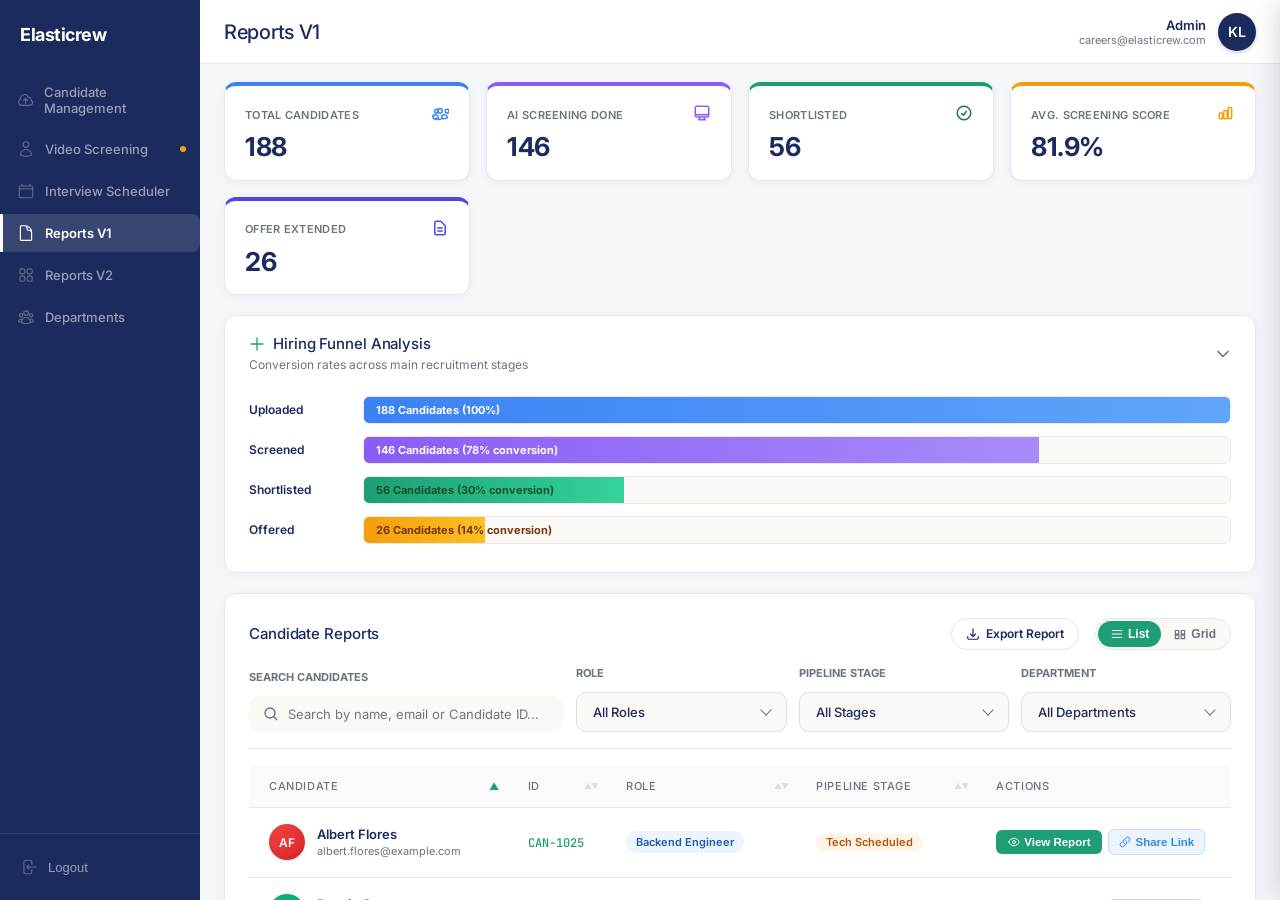
<file: reports.html>
<!DOCTYPE html>
<html lang="en">

<head>
  <meta charset="UTF-8">
  <meta name="viewport" content="width=device-width, initial-scale=1.0">
  <title>Reports V1 | Elasticrew ATS</title>
  <link rel="stylesheet" href="style.css">
  <style>
    /* Make table rows clickable */
    #pipeline-table-body tr {
      cursor: pointer;
    }

    /* Highlight drawer sections */
    .drawer-section {
      background-color: #FAF9F6;
      border: 0.5px solid #E2DFD7;
      border-radius: 10px;
      padding: 16px;
      display: flex;
      flex-direction: column;
      gap: 10px;
    }

    /* Horizontal scrolling for KPI cards on mobile */
    @media (max-width: 992px) {
      .kpi-grid {
        grid-template-columns: repeat(5, 1fr);
      }
    }

    @media (max-width: 768px) {
      .kpi-grid {
        display: flex;
        overflow-x: auto;
        gap: 12px;
        padding-bottom: 8px;
        scrollbar-width: thin;
        -webkit-overflow-scrolling: touch;
      }

      .kpi-card {
        flex: 0 0 200px;
      }
    }

    /* Highlight class for flashing element when clicked */
    .highlight-flash {
      animation: flashBorder 1.5s ease-in-out;
    }

    @keyframes flashBorder {

      0%,
      100% {
        border-color: #E2DFD7;
        box-shadow: none;
      }

      50% {
        border-color: var(--active-nav-bg);
        box-shadow: 0 0 0 3px rgba(26, 122, 74, 0.15);
      }
    }

    /* Funnel Chart Styles */
    .funnel-container {
      display: flex;
      flex-direction: column;
      gap: 12px;
      padding: 10px 0;
    }

    .funnel-row {
      display: flex;
      align-items: center;
      gap: 14px;
    }

    .funnel-stage-label {
      width: 100px;
      font-weight: 600;
      font-size: 12px;
      color: var(--text-primary);
    }

    .funnel-bar-wrapper {
      flex: 1;
      background: #FAF9F6;
      height: 28px;
      border-radius: 6px;
      overflow: hidden;
      border: 0.5px solid #EEEAE3;
      position: relative;
    }

    .funnel-bar-fill {
      height: 100%;
      transition: width 0.6s ease;
    }

    .funnel-bar-text {
      position: absolute;
      left: 12px;
      top: 50%;
      transform: translateY(-50%);
      font-size: 11px;
      font-weight: 700;
    }

    .collapse-arrow {
      width: 16px;
      height: 16px;
      stroke-width: 2.5;
      color: var(--text-secondary);
      transition: transform 0.2s;
    }

    .status-pill.offer-extended {
      background-color: rgba(79, 70, 229, 0.15) !important;
      color: #4f46e5 !important;
      font-weight: 600;
    }

    /* Main Report Tab Navigation Styles */
    .report-tabs-header {
      display: flex;
      background-color: #FAF9F6;
      border-bottom: 1.5px solid #EEEAE3;
      padding: 0 24px;
      gap: 16px;
    }

    .main-report-tab {
      padding: 12px 6px;
      font-size: 13px;
      font-weight: 600;
      color: var(--text-secondary);
      background: none;
      border: none;
      cursor: pointer;
      border-bottom: 3px solid transparent;
      outline: none;
      transition: var(--transition-normal);
    }

    .main-report-tab.active {
      color: var(--active-nav-bg) !important;
      border-bottom-color: var(--active-nav-bg) !important;
      font-weight: 700;
    }

    .main-report-tab:hover {
      color: var(--text-primary);
    }

    .report-sticky-header {
      border-top-left-radius: 12px;
      border-top-right-radius: 12px;
    }

    .report-avatar-large {
      background: var(--active-nav-bg);
      color: #FFFFFF;
      box-shadow: var(--shadow-sm);
    }

    .score-kpi-card {
      background: #FAF9F6;
      border: 0.5px solid #E2DFD7;
      border-radius: 8px;
      padding: 12px;
      text-align: center;
      cursor: pointer;
      transition: var(--transition-normal);
    }

    .score-kpi-card:hover {
      transform: translateY(-2px);
      box-shadow: 0 4px 12px rgba(0, 0, 0, 0.06);
      border-color: var(--active-nav-bg);
    }

    .score-kpi-card.highlighted {
      background: #E8F5E9 !important;
      border: 1px solid var(--active-nav-bg) !important;
    }

    /* Evidence Insights Styling */
    .evidence-insight-item {
      background-color: #FAF9F6;
      border-left: 3px solid var(--active-nav-bg);
      border-radius: 4px;
      padding: 10px 12px;
      font-size: 11.5px;
      color: var(--text-primary);
      line-height: 1.4;
      display: flex;
      flex-direction: column;
      gap: 4px;
      box-shadow: var(--shadow-sm);
    }

    .evidence-insight-item .insight-source {
      font-size: 9.5px;
      color: var(--text-secondary);
      font-family: var(--font-mono);
      text-transform: uppercase;
      letter-spacing: 0.2px;
    }

    /* Tab System */
    .tab-trigger {
      padding: 8px 12px;
      font-size: 12px;
      font-weight: 600;
      color: var(--text-secondary);
      background: none;
      border: none;
      cursor: pointer;
      border-bottom: 2px solid transparent;
      outline: none;
      transition: var(--transition-normal);
    }

    .tab-trigger.active {
      color: var(--active-nav-bg) !important;
      border-bottom-color: var(--active-nav-bg) !important;
      font-weight: 700;
    }

    .tab-trigger:hover {
      color: var(--text-primary);
    }

    .tab-panel {
      animation: fadeInPanel 0.25s ease-in-out;
    }

    @keyframes fadeInPanel {
      from {
        opacity: 0;
        transform: translateY(4px);
      }

      to {
        opacity: 1;
        transform: translateY(0);
      }
    }

    /* Radar Chart Legend Interactive */
    .radar-legend-item {
      display: inline-flex;
      align-items: center;
      gap: 4px;
      cursor: pointer;
      padding: 4px 8px;
      border-radius: 4px;
      transition: var(--transition-normal);
    }

    .radar-legend-item:hover {
      background-color: #EEEAE3;
    }

    .radar-legend-item.active {
      background-color: #E8F5E9;
      color: var(--active-nav-bg);
    }

    /* Dialogue Transcript Bubbles */
    .transcript-bubble {
      background-color: #FFFFFF;
      border: 0.5px solid #E2DFD7;
      border-radius: 8px;
      padding: 8px 12px;
      font-size: 11.5px;
      color: var(--text-primary);
      line-height: 1.45;
      cursor: pointer;
      transition: var(--transition-normal);
      position: relative;
    }

    .transcript-bubble:hover {
      border-color: var(--active-nav-bg);
      transform: translateX(2px);
      background-color: #FFF;
    }

    .transcript-bubble.active-bubble {
      background-color: #FFFDE7 !important;
      border-color: #FBC02D !important;
      box-shadow: 0 0 0 3px rgba(251, 192, 45, 0.15);
    }

    .transcript-bubble .bubble-meta {
      display: flex;
      justify-content: space-between;
      margin-bottom: 4px;
      font-size: 9.5px;
      font-weight: 700;
      color: var(--text-secondary);
      text-transform: uppercase;
    }

    .transcript-bubble .bubble-time {
      font-family: var(--font-mono);
      color: var(--active-nav-bg);
    }

    /* Communication Progress Bars */
    .comm-metric-row {
      display: flex;
      flex-direction: column;
      gap: 4px;
    }

    .comm-metric-header {
      display: flex;
      justify-content: space-between;
      font-size: 11.5px;
      font-weight: 600;
    }

    .comm-metric-bar-bg {
      height: 8px;
      background-color: #FAF9F6;
      border: 0.5px solid #E2DFD7;
      border-radius: 4px;
      overflow: hidden;
    }

    .comm-metric-bar-fill {
      height: 100%;
      background-color: var(--active-nav-bg);
      border-radius: 4px;
      transition: width 0.6s ease;
    }

    .comm-trend-indicator {
      display: inline-flex;
      align-items: center;
      gap: 2px;
      font-size: 10px;
      font-weight: 700;
    }

    .comm-trend-indicator.up {
      color: var(--status-selected-text);
    }

    .comm-trend-indicator.down {
      color: var(--status-rejected-text);
    }

    /* SVG Competency Polygon Transition */
    #radar-chart-svg polygon {
      transition: points 0.5s ease-in-out;
    }

    /* Hiring Decision Badges */
    .rec-badge-display {
      font-size: 14px;
      font-weight: 700;
      text-align: center;
      padding: 10px;
      border-radius: 8px;
      text-transform: uppercase;
      letter-spacing: 0.5px;
    }

    .rec-badge-display.strongly-recommended {
      background-color: #E8F5E9;
      color: #2E7D32;
      border: 1px solid #2E7D32;
    }

    .rec-badge-display.recommended {
      background-color: #E8F5E9;
      color: #2E7D32;
      border: 1px dashed #2E7D32;
    }

    .rec-badge-display.review-required {
      background-color: #FFF3E0;
      color: #EF6C00;
      border: 1px solid #EF6C00;
    }

    .rec-badge-display.not-recommended {
      background-color: #FFEBEE;
      color: #C62828;
      border: 1px solid #C62828;
    }

    /* More Actions Dropdown styling override */
    .action-dropdown {
      background: #FFFFFF;
      border: 0.5px solid #E2DFD7;
      border-radius: 8px;
      display: none;
      flex-direction: column;
      padding: 6px 0;
      box-shadow: var(--shadow-dropdown);
    }

    .more-actions-dropdown-container:hover .action-dropdown {
      display: flex;
    }

    /* Responsive Grid Adjustments */
    @media (max-width: 1200px) {
      .report-three-column-grid {
        grid-template-columns: 1.2fr 1.2fr !important;
      }

      #col-video-screening {
        grid-column: 1 / -1;
      }

      .sticky-video-player-container video {
        height: 240px !important;
      }
    }

    @media (max-width: 768px) {
      .report-three-column-grid {
        grid-template-columns: 1fr !important;
      }

      #col-perf-summary,
      #col-resume-tech,
      #col-video-screening {
        grid-column: auto !important;
      }

      .report-sticky-header {
        padding: 12px 16px !important;
      }

      .header-main-info {
        flex-direction: column;
        gap: 16px;
      }

      .header-status-metrics {
        align-self: flex-start;
        flex-direction: row;
        width: 100%;
        justify-content: space-between;
      }

      .action-buttons-group {
        width: 100%;
      }

      .filters-view-group {
        width: 100%;
        justify-content: space-between;
      }
    }

    /* Data Not Available styling */
    .data-unavail-container {
      display: flex;
      align-items: center;
      justify-content: center;
      padding: 30px;
      background: #FAF9F6;
      border: 1.5px dashed #E2DFD7;
      border-radius: 8px;
      color: var(--text-secondary);
      font-size: 13px;
      font-weight: 500;
      text-align: center;
      width: 100%;
      height: 100%;
      min-height: 120px;
    }

    /* Print Stylesheet for clean candidate reports */
    @media print {
      body * {
        visibility: hidden !important;
      }

      #report-modal,
      #report-modal * {
        visibility: visible !important;
      }

      #report-modal {
        position: absolute !important;
        left: 0 !important;
        top: 0 !important;
        width: 100% !important;
        height: auto !important;
        max-height: none !important;
        background: #FFFFFF !important;
        box-shadow: none !important;
        display: block !important;
        z-index: 99999 !important;
        overflow: visible !important;
      }

      #report-modal .modal-card.detailed-report-card {
        position: absolute !important;
        left: 0 !important;
        top: 0 !important;
        width: 100% !important;
        height: auto !important;
        max-height: none !important;
        border: none !important;
        border-radius: 0 !important;
        box-shadow: none !important;
        display: flex !important;
        flex-direction: column !important;
        opacity: 1 !important;
        transform: none !important;
        overflow: visible !important;
      }

      #close-report-modal,
      .report-control-bar,
      #report-modal .modal-footer {
        display: none !important;
      }

      .report-sticky-header {
        position: relative !important;
        box-shadow: none !important;
        border-bottom: 2px solid #E2DFD7 !important;
        padding: 0 0 16px 0 !important;
      }

      .report-modal-body {
        overflow: visible !important;
        height: auto !important;
        max-height: none !important;
        padding: 20px 0 !important;
      }

      .report-three-column-grid {
        display: grid !important;
        grid-template-columns: 1fr 1fr !important;
        grid-template-rows: auto !important;
        gap: 20px !important;
        height: auto !important;
        min-height: 0 !important;
      }

      .premium-card {
        break-inside: avoid !important;
        box-shadow: none !important;
        border: 1px solid #E2DFD7 !important;
        height: auto !important;
      }

      .tab-content-panels {
        height: auto !important;
        min-height: 0 !important;
        overflow: visible !important;
      }

      .transcript-scroll-area {
        height: auto !important;
        overflow: visible !important;
      }

      .timeline-container {
        height: auto !important;
        overflow: visible !important;
      }
    }
  </style>
</head>

<body>

  <div class="app-container">
    <!-- LEFT SIDEBAR -->
    <aside class="sidebar">
      <div class="logo-area">
        <span class="logo-title">Elasticrew</span>

      </div>

      <nav class="navigation-menu">
        <a href="index.html" class="nav-item">
          <svg viewBox="0 0 24 24" stroke="currentColor" fill="none">
            <path stroke-linecap="round" stroke-linejoin="round" stroke-width="1.5"
              d="M12 16.5V9.75m0 0l3 3m-3-3l-3 3M6.75 19.5a4.5 4.5 0 01-1.41-8.775 5.25 5.25 0 0110.233-2.33 3 3 0 013.758 3.848A3.752 3.752 0 0118 19.5H6.75z" />
          </svg>
          Candidate Management
        </a>
        <a href="video-screening.html" class="nav-item">
          <svg viewBox="0 0 24 24" stroke="currentColor" fill="none">
            <path stroke-linecap="round" stroke-linejoin="round" stroke-width="1.5"
              d="M15.75 6a3.75 3.75 0 11-7.5 0 3.75 3.75 0 017.5 0zM4.501 20.118a7.5 7.5 0 0114.998 0A17.933 17.933 0 0112 21.75c-2.676 0-5.216-.584-7.499-1.632z" />
          </svg>
          Video Screening
          <span class="nav-badge-dot" style="margin-left: auto;"></span>
        </a>
        <a href="scheduler.html" class="nav-item">
          <svg viewBox="0 0 24 24" stroke="currentColor" fill="none">
            <path stroke-linecap="round" stroke-linejoin="round" stroke-width="1.5"
              d="M6.75 3v2.25M17.25 3v2.25M3 18.75V7.5a2.25 2.25 0 012.25-2.25h13.5A2.25 2.25 0 0121 7.5v11.25m-18 0A2.25 2.25 0 005.25 21h13.5A2.25 2.25 0 0021 18.75m-18 0v-7.5A2.25 2.25 0 015.25 9h13.5A2.25 2.25 0 0121 11.25v7.5" />
          </svg>
          Interview Scheduler
        </a>
        <a href="reports.html" class="nav-item active">
          <svg viewBox="0 0 24 24" stroke="currentColor" fill="none">
            <path stroke-linecap="round" stroke-linejoin="round" stroke-width="1.5"
              d="M19.5 14.25v-2.625a3.375 3.375 0 00-3.375-3.375h-1.5A1.125 1.125 0 0113.5 7.125v-1.5a3.375 3.375 0 00-3.375-3.375H8.25m2.25 0H5.625c-.621 0-1.125.504-1.125 1.125v17.25c0 .621.504 1.125 1.125 1.125h12.75c.621 0 1.125-.504 1.125-1.125V11.25a9 9 0 00-9-9z" />
          </svg>
          Reports V1
        </a>
        <a href="reports-v2.html" class="nav-item">
          <svg viewBox="0 0 24 24" stroke="currentColor" fill="none">
            <path stroke-linecap="round" stroke-linejoin="round" stroke-width="1.5"
              d="M3.75 6A2.25 2.25 0 016 3.75h2.25A2.25 2.25 0 0110.5 6v2.25a2.25 2.25 0 01-2.25 2.25H6a2.25 2.25 0 01-2.25-2.25V6zM3.75 15.75A2.25 2.25 0 016 13.5h2.25a2.25 2.25 0 012.25 2.25V18a2.25 2.25 0 01-2.25 2.25H6A2.25 2.25 0 013.75 18v-2.25zM13.5 6a2.25 2.25 0 012.25-2.25H18A2.25 2.25 0 0120.25 6v2.25A2.25 2.25 0 0118 10.5h-2.25a2.25 2.25 0 01-2.25-2.25V6zM13.5 15.75a2.25 2.25 0 012.25-2.25H18a2.25 2.25 0 012.25 2.25V18A2.25 2.25 0 0118 20.25h-2.25A2.25 2.25 0 0113.5 18v-2.25z" />
          </svg>
          Reports V2
        </a>
        <a href="departments.html" class="nav-item">
          <svg viewBox="0 0 24 24" stroke="currentColor" fill="none">
            <path stroke-linecap="round" stroke-linejoin="round" stroke-width="1.5"
              d="M18 18.72a9.094 9.094 0 003.741-.479 3 3 0 00-4.682-2.72m.94 3.198l.001.031c0 .225-.012.447-.037.666A11.944 11.944 0 0112 21c-2.17 0-4.207-.576-5.963-1.584A6.062 6.062 0 016 18.719m12 0a5.971 5.971 0 00-.941-3.197m0 0A5.995 5.995 0 0012 12.75a5.995 5.995 0 00-5.058 2.772m0 0a3 3 0 00-4.681 2.72 8.986 8.986 0 003.74.477m.94-3.197a5.971 5.971 0 00-.94 3.197M15 6.75a3 3 0 11-6 0 3 3 0 016 0zm6 3a2.25 2.25 0 11-4.5 0 2.25 2.25 0 014.5 0zm-13.5 0a2.25 2.25 0 11-4.5 0 2.25 2.25 0 014.5 0z" />
          </svg>
          Departments
        </a>
      </nav>

      <div class="sidebar-bottom">
        <button class="logout-btn">
          <svg viewBox="0 0 24 24" stroke="currentColor" fill="none">
            <path
              d="M15.75 9V5.25A2.25 2.25 0 0013.5 3h-6a2.25 2.25 0 00-2.25 2.25v13.5A2.25 2.25 0 007.5 21h6a2.25 2.25 0 002.25-2.25V15M12 9l-3 3m0 0l3 3m-3-3h12.75" />
          </svg>
          Logout
        </button>
      </div>
    </aside>

    <!-- RIGHT CONTENT AREA -->
    <main class="main-wrapper">

      <!-- TOP BAR -->
      <header class="top-bar">
        <h1 class="page-title">Reports V1</h1>

        <div class="profile-block">
          <div class="profile-details">
            <span class="profile-name">Admin</span>
            <span class="profile-email">careers@elasticrew.com</span>
          </div>
          <div class="avatar-initials">KL</div>
        </div>
      </header>

      <!-- MAIN CONTENT CONTAINER -->
      <div class="main-content">

        <!-- SECTION 1: STATS CARDS (TOP ROW) -->
        <div class="kpi-grid">
          <!-- Card 1: Total Candidates -->
          <div class="kpi-card" style="border-top: 4px solid var(--blue-accent, #3b82f6);">
            <div class="kpi-header">
              <span class="kpi-label">Total Candidates</span>
              <span class="kpi-icon" style="color: #3b82f6;">
                <svg viewBox="0 0 24 24" stroke="currentColor" stroke-width="2" fill="none"
                  style="width: 18px; height: 18px;">
                  <path stroke-linecap="round" stroke-linejoin="round"
                    d="M15 19.128a9.38 9.38 0 002.625.372 9.337 9.337 0 004.121-.952 4.125 4.125 0 00-7.533-2.493M15 19.128v-.003c0-1.113-.285-2.16-.786-3.07M15 19.128v.109A11.386 11.386 0 0110.089 20.8M3 19.128a9.38 9.38 0 002.625.372 9.337 9.337 0 004.121-.952 4.125 4.125 0 00-7.533-2.493M3 19.128v-.003c0-1.113.285-2.16.786-3.07M3 19.128v.109A11.386 11.386 0 007.91 20.8M12 12a3 3 0 100-6 3 3 0 000 6zm-7-2.5a2.5 2.5 0 115 0 2.5 2.5 0 01-5 0zm14 0a2.5 2.5 0 115 0 2.5 2.5 0 01-5 0z" />
                </svg>
              </span>
            </div>
            <span class="kpi-value" id="kpi-total-applicants">0</span>
          </div>

          <!-- Card 2: AI Screening Done -->
          <div class="kpi-card" style="border-top: 4px solid var(--purple-accent, #8b5cf6);">
            <div class="kpi-header">
              <span class="kpi-label">AI Screening Done</span>
              <span class="kpi-icon" style="color: #8b5cf6;">
                <svg viewBox="0 0 24 24" stroke="currentColor" stroke-width="2" fill="none"
                  style="width: 18px; height: 18px;">
                  <path stroke-linecap="round" stroke-linejoin="round"
                    d="M9 17.25v1.007a3 3 0 01-.879 2.122L7.5 21h9l-.621-.621A3 3 0 0115 18.257V17.25m6-12V15a2.25 2.25 0 01-2.25 2.25H5.25A2.25 2.25 0 013 15V5.25M21 5.25A2.25 2.25 0 0018.75 3H5.25A2.25 2.25 0 003 5.25m18 0V12a2.25 2.25 0 01-2.25 2.25H5.25A2.25 2.25 0 013 12V5.25" />
                </svg>
              </span>
            </div>
            <span class="kpi-value" id="kpi-bot-screening-done">0</span>
          </div>

          <!-- Card 3: Shortlisted -->
          <div class="kpi-card" style="border-top: 4px solid var(--active-nav-bg, #1a7a4a);">
            <div class="kpi-header">
              <span class="kpi-label">Shortlisted</span>
              <span class="kpi-icon" style="color: #1a7a4a;">
                <svg viewBox="0 0 24 24" stroke="currentColor" stroke-width="2" fill="none"
                  style="width: 18px; height: 18px;">
                  <path stroke-linecap="round" stroke-linejoin="round"
                    d="M9 12.75L11.25 15 15 9.75M21 12a9 9 0 11-18 0 9 9 0 0118 0z" />
                </svg>
              </span>
            </div>
            <span class="kpi-value" id="kpi-shortlisted-candidates">0</span>
          </div>

          <!-- Card 4: Avg. Screening Score -->
          <div class="kpi-card" style="border-top: 4px solid var(--orange-accent, #f59e0b);">
            <div class="kpi-header">
              <span class="kpi-label">Avg. Screening Score</span>
              <span class="kpi-icon" style="color: #f59e0b;">
                <svg viewBox="0 0 24 24" stroke="currentColor" stroke-width="2" fill="none"
                  style="width: 18px; height: 18px;">
                  <path stroke-linecap="round" stroke-linejoin="round"
                    d="M3 13.125C3 12.504 3.504 12 4.125 12h2.25c.621 0 1.125.504 1.125 1.125v5.25c0 .621-.504 1.125-1.125 1.125h-2.25A1.125 1.125 0 013 18.375v-5.25zM9 9.75c0-.621.504-1.125 1.125-1.125h2.25c.621 0 1.125.504 1.125 1.125v8.625c0 .621-.504 1.125-1.125 1.125h-2.25a1.125 1.125 0 01-1.125-1.125V9.75zM15 5.625c0-.621.504-1.125 1.125-1.125h2.25c.621 0 1.125.504 1.125 1.125v12.75c0 .621-.504 1.125-1.125 1.125h-2.25a1.125 1.125 0 01-1.125-1.125V5.625z" />
                </svg>
              </span>
            </div>
            <span class="kpi-value" id="kpi-avg-screening-score">0</span>
          </div>

          <!-- Card 5: Offer Extended -->
          <div class="kpi-card" style="border-top: 4px solid #4f46e5;">
            <div class="kpi-header">
              <span class="kpi-label">Offer Extended</span>
              <span class="kpi-icon" style="color: #4f46e5;">
                <svg viewBox="0 0 24 24" stroke="currentColor" stroke-width="2" fill="none"
                  style="width: 18px; height: 18px;">
                  <path stroke-linecap="round" stroke-linejoin="round"
                    d="M9 12h6m-6 4h6m2 5H7a2 2 0 01-2-2V5a2 2 0 012-2h5.586a1 1 0 01.707.293l5.414 5.414a1 1 0 01.293.707V19a2 2 0 01-2 2z" />
                </svg>
              </span>
            </div>
            <span class="kpi-value" id="kpi-offer-extended">0</span>
          </div>
        </div>

        <!-- COLLAPSIBLE FUNNEL CHART -->
        <div class="premium-card" id="funnel-chart-card" style="gap: 12px; padding: 18px 24px;">
          <div class="card-header" id="funnel-toggle" style="cursor: pointer; user-select: none;">
            <div class="card-title-group">
              <h2 class="card-title" style="display: flex; align-items: center; gap: 8px;">
                <svg viewBox="0 0 24 24" fill="none" stroke="currentColor" stroke-width="2"
                  style="width: 16px; height: 16px; color: var(--active-nav-bg);">
                  <path stroke-linecap="round" stroke-linejoin="round" d="M12 3v18M3 12h18" />
                </svg>
                Hiring Funnel Analysis
              </h2>
              <p class="card-subtitle">Conversion rates across main recruitment stages</p>
            </div>
            <svg class="collapse-arrow" id="funnel-arrow" viewBox="0 0 24 24" fill="none" stroke="currentColor"
              stroke-width="2.5" style="width: 16px; height: 16px; transition: transform 0.2s;">
              <path stroke-linecap="round" stroke-linejoin="round" d="M19.5 8.25l-7.5 7.5-7.5-7.5" />
            </svg>
          </div>
          <div class="card-body-collapsible" id="funnel-body"
            style="transition: max-height 0.3s ease; overflow: hidden; max-height: 500px;">
            <div class="funnel-container">
              <!-- Stage 1: Uploaded -->
              <div class="funnel-row">
                <span class="funnel-stage-label">Uploaded</span>
                <div class="funnel-bar-wrapper">
                  <div class="funnel-bar-fill"
                    style="width: 100%; background: linear-gradient(90deg, #3b82f6, #60a5fa);"></div>
                  <span class="funnel-bar-text" style="color: #FFF;">188 Candidates (100%)</span>
                </div>
              </div>
              <!-- Stage 2: Screened -->
              <div class="funnel-row">
                <span class="funnel-stage-label">Screened</span>
                <div class="funnel-bar-wrapper">
                  <div class="funnel-bar-fill"
                    style="width: 77%; background: linear-gradient(90deg, #8b5cf6, #a78bfa);"></div>
                  <span class="funnel-bar-text" style="color: #FFF;">146 Candidates (77% conversion)</span>
                </div>
              </div>
              <!-- Stage 3: Shortlisted -->
              <div class="funnel-row">
                <span class="funnel-stage-label">Shortlisted</span>
                <div class="funnel-bar-wrapper">
                  <div class="funnel-bar-fill"
                    style="width: 30%; background: linear-gradient(90deg, #1D9E75, #34d399);"></div>
                  <span class="funnel-bar-text" style="color: #14532d;">56 Candidates (30% conversion)</span>
                </div>
              </div>
              <!-- Stage 4: Offered -->
              <div class="funnel-row">
                <span class="funnel-stage-label">Offered</span>
                <div class="funnel-bar-wrapper">
                  <div class="funnel-bar-fill"
                    style="width: 14%; background: linear-gradient(90deg, #f59e0b, #fbbf24);"></div>
                  <span class="funnel-bar-text" style="color: #78350f;">26 Candidates (14% conversion)</span>
                </div>
              </div>
            </div>
          </div>
        </div>

        <!-- SECTION 2: APPLICANT REPORTS -->
        <section class="premium-card" id="card-pipeline-report" style="padding-bottom: 8px; gap: 16px;">
          <div class="card-header">
            <div class="card-title-group">
              <h2 class="card-title">Candidate Reports</h2>
            </div>

            <div style="display: flex; align-items: center; gap: 16px;">
              <button class="btn-secondary-pill" id="btn-export-trigger"
                style="display: inline-flex; align-items: center; gap: 6px; height: 32px; font-size: 12px; padding: 0 14px;">
                <svg viewBox="0 0 24 24" fill="none" stroke="currentColor" stroke-width="2"
                  style="width: 14px; height: 14px;">
                  <path stroke-linecap="round" stroke-linejoin="round"
                    d="M3 16.5v2.25A2.25 2.25 0 005.25 21h13.5A2.25 2.25 0 0021 18.75V16.5M16.5 12L12 16.5m0 0L7.5 12m4.5 4.5V3" />
                </svg>
                Export Report
              </button>

              <!-- View Toggle -->
              <div class="view-toggle">
                <button class="toggle-btn active" id="btn-view-list">
                  <svg viewBox="0 0 24 24">
                    <path d="M4 6h16M4 12h16M4 18h16" stroke-linecap="round" stroke-linejoin="round" />
                  </svg>
                  List
                </button>
                <button class="toggle-btn" id="btn-view-grid">
                  <svg viewBox="0 0 24 24">
                    <path d="M4 6h6v6H4zm0 8h6v6H4zm10-8h6v6h-6zm0 8h6v6h-6z" stroke-linecap="round"
                      stroke-linejoin="round" />
                  </svg>
                  Grid
                </button>
              </div>
            </div>
          </div>

          <!-- Filters Row inside the Card, above table/grid -->
          <div class="form-row"
            style="grid-template-columns: 1.5fr 1fr 1fr 1fr; gap: 12px; align-items: flex-end; border-bottom: 0.5px solid var(--divider-color); padding-bottom: 16px;">
            <!-- 1. Search Bar -->
            <div class="form-group" style="width: 100%;">
              <label class="form-label"
                style="font-size: 11px; font-weight: 700; color: var(--text-secondary); text-transform: uppercase; margin-bottom: 6px;">Search
                Candidates</label>
              <div class="search-container" style="width: 100%;">
                <span class="search-icon">
                  <svg viewBox="0 0 24 24" stroke="currentColor" fill="none">
                    <path d="M21 21l-5.197-5.197m0 0A7.5 7.5 0 105.196 5.196a7.5 7.5 0 0010.607 10.607z" />
                  </svg>
                </span>
                <input type="text" id="candidate-search" class="search-input"
                  placeholder="Search by name, email or Candidate ID..."
                  style="border-radius: var(--radius-input); width: 100%;">
              </div>
            </div>

            <!-- 2. Role Dropdown -->
            <div class="form-group">
              <label class="form-label"
                style="font-size: 11px; font-weight: 700; color: var(--text-secondary); text-transform: uppercase; margin-bottom: 6px;">Role</label>
              <div class="searchable-select" id="select-role-container">
                <div class="select-trigger" id="select-role-trigger" data-value="">
                  <span class="select-trigger-text">All Roles</span>
                  <span class="select-trigger-arrow"></span>
                </div>
                <div class="select-dropdown-panel">
                  <input type="text" class="select-search-input" placeholder="Search role...">
                  <div class="select-options-list" id="select-role-options">
                    <!-- dynamically populated -->
                  </div>
                </div>
              </div>
            </div>

            <!-- 3. Hiring Stage Dropdown -->
            <div class="form-group">
              <label class="form-label"
                style="font-size: 11px; font-weight: 700; color: var(--text-secondary); text-transform: uppercase; margin-bottom: 6px;">Pipeline
                Stage</label>
              <div class="searchable-select" id="select-stage-container">
                <div class="select-trigger" id="select-stage-trigger" data-value="">
                  <span class="select-trigger-text">All Stages</span>
                  <span class="select-trigger-arrow"></span>
                </div>
                <div class="select-dropdown-panel">
                  <input type="text" class="select-search-input" placeholder="Search stage...">
                  <div class="select-options-list" id="select-stage-options">
                    <!-- dynamically populated -->
                  </div>
                </div>
              </div>
            </div>

            <!-- 4. Department Dropdown -->
            <div class="form-group">
              <label class="form-label"
                style="font-size: 11px; font-weight: 700; color: var(--text-secondary); text-transform: uppercase; margin-bottom: 6px;">Department</label>
              <div class="searchable-select" id="select-status-container">
                <div class="select-trigger" id="select-status-trigger" data-value="">
                  <span class="select-trigger-text">All Departments</span>
                  <span class="select-trigger-arrow"></span>
                </div>
                <div class="select-dropdown-panel">
                  <input type="text" class="select-search-input" placeholder="Search department...">
                  <div class="select-options-list" id="select-status-options">
                    <!-- dynamically populated -->
                  </div>
                </div>
              </div>
            </div>
          </div>

          <!-- List View Table Container -->
          <div id="reports-table-view">
            <div class="table-responsive" style="border: none;">
              <table class="ats-table" id="pipeline-table">
                <thead>
                  <tr>
                    <th class="sort-header" data-sort="name">Candidate<span class="sort-icon"></span></th>
                    <th class="sort-header" data-sort="id">ID<span class="sort-icon"></span></th>
                    <th class="sort-header" data-sort="role">Role<span class="sort-icon"></span></th>
                    <th class="sort-header" data-sort="stage">Pipeline Stage<span class="sort-icon"></span></th>
                    <th>Actions</th>
                  </tr>
                </thead>
                <tbody id="pipeline-table-body">
                  <!-- JavaScript populated -->
                </tbody>
              </table>
            </div>
          </div>

          <!-- Grid View Container -->
          <div id="reports-grid-view" style="display: none; width: 100%;">
            <div class="grid-view-container" id="pipeline-grid-body">
              <!-- JavaScript populated -->
            </div>
          </div>
        </section>

      </div>
    </main>
  </div>

  <!-- ═══════════════════════════════════════════════════════ -->
  <!-- FULL-PAGE CANDIDATE REPORT (image-matched design)       -->
  <!-- ═══════════════════════════════════════════════════════ -->
  <div id="full-report-page"
    style="display:none; position:fixed; top:0; bottom:0; right:0; background:#F0F2F5; z-index:400; overflow:hidden; left:220px; font-family:'Inter','Segoe UI',sans-serif;">
    <style>
      #full-report-page {
        --rp-green: #1a7a4a;
        --rp-blue: #2563EB;
        --rp-border: #E5E7EB;
        --rp-text: #111827;
        --rp-label: #6B7280
      }

      .rp-breadcrumb {
        display: flex;
        align-items: center;
        gap: 6px;
        font-size: 11px;
        color: #6B7280;
        padding: 10px 24px 0
      }

      .rp-breadcrumb a {
        color: #6B7280;
        text-decoration: none;
        cursor: pointer
      }

      .rp-breadcrumb a:hover {
        color: var(--rp-green)
      }

      .rp-breadcrumb span {
        color: #374151;
        font-weight: 600
      }

      .rp-header-card {
        background: #FFF;
        border-bottom: 1px solid var(--rp-border);
        padding: 14px 24px 0
      }

      .rp-profile-top {
        display: flex;
        align-items: flex-start;
        gap: 16px;
        margin-bottom: 10px;
        flex-wrap: wrap
      }

      .rp-avatar-lg {
        width: 72px;
        height: 72px;
        border-radius: 50%;
        flex-shrink: 0;
        display: flex;
        align-items: center;
        justify-content: center;
        font-size: 28px;
        font-weight: 800;
        color: #FFF;
        box-shadow: 0 2px 8px rgba(0, 0, 0, .1)
      }

      .rp-name {
        font-size: 18px;
        font-weight: 800;
        color: var(--rp-text);
        margin: 0 0 2px;
        display: flex;
        align-items: center;
        gap: 8px;
        flex-wrap: wrap
      }

      .rp-active-badge {
        border-radius: 999px;
        padding: 2px 8px;
        font-size: 10px;
        font-weight: 700
      }

      .rp-role-line {
        color: var(--rp-green);
        font-size: 13px;
        font-weight: 700;
        margin: 0 0 4px
      }

      .rp-meta-line {
        font-size: 11.5px;
        color: #6B7280;
        display: flex;
        align-items: center;
        gap: 12px;
        flex-wrap: wrap;
        margin-bottom: 6px
      }

      .rp-contact-line {
        font-size: 11px;
        color: #374151;
        display: flex;
        align-items: center;
        gap: 12px;
        flex-wrap: wrap
      }

      .rp-contact-item {
        display: flex;
        align-items: center;
        gap: 4px
      }

      .rp-stat-cards {
        display: flex;
        border-left: 1px solid var(--rp-border);
        margin-left: auto;
        flex-shrink: 0
      }

      .rp-stat-card {
        padding: 10px 16px;
        text-align: center;
        border-right: 1px solid var(--rp-border);
        min-width: 110px
      }

      .rp-stat-card:last-child {
        border-right: none
      }

      .rp-stat-icon {
        width: 22px;
        height: 22px;
        margin: 0 auto 4px;
        color: var(--rp-blue)
      }

      .rp-stat-label {
        font-size: 9px;
        color: #9CA3AF;
        text-transform: uppercase;
        font-weight: 600;
        letter-spacing: .4px;
        margin-bottom: 2px
      }

      .rp-stat-val {
        font-size: 12px;
        font-weight: 700;
        color: var(--rp-text)
      }

      .rp-header-actions {
        display: flex;
        gap: 6px;
        margin-top: 2px;
        align-items: center;
        flex-wrap: wrap
      }

      .rp-tab-bar {
        display: flex;
        gap: 0;
        border-top: 1px solid var(--rp-border);
        margin-top: 8px
      }

      .rp-tab {
        display: flex;
        align-items: center;
        gap: 6px;
        padding: 10px 14px;
        font-size: 12px;
        font-weight: 600;
        color: #6B7280;
        cursor: pointer;
        border-bottom: 2.5px solid transparent;
        transition: all .15s;
        white-space: nowrap;
        background: none;
        border-top: none;
        border-left: none;
        border-right: none
      }

      .rp-tab:hover {
        color: var(--rp-text)
      }

      .rp-tab.active {
        color: var(--rp-blue);
        border-bottom-color: var(--rp-blue)
      }

      .rp-tab svg {
        width: 14px;
        height: 14px
      }

      .rp-body {
        padding: 12px 24px;
        display: flex;
        gap: 16px;
        align-items: stretch;
        flex: 1;
        min-height: 0;
        overflow: hidden;
      }

      .rp-left {
        flex: 1.3;
        min-width: 0;
        display: flex;
        flex-direction: column;
        gap: 12px;
        height: 100%;
        overflow-y: auto;
        scrollbar-width: thin;
        padding-bottom: 12px;
      }

      .rp-right {
        width: 280px;
        flex-shrink: 0;
        display: flex;
        flex-direction: column;
        gap: 12px;
        height: 100%;
        overflow-y: auto;
        scrollbar-width: thin;
        padding-bottom: 12px;
      }

      .rp-card {
        background: #FFF;
        border: 1px solid var(--rp-border);
        border-radius: 8px;
        padding: 12px;
        display: flex;
        flex-direction: column;
        min-height: 0;
      }

      .rp-card-title {
        font-size: 12px;
        font-weight: 700;
        color: var(--rp-text);
        margin: 0 0 8px;
        display: flex;
        align-items: center;
        gap: 6px;
        flex-shrink: 0;
      }

      .rp-card-title svg {
        width: 14px;
        height: 14px;
        color: var(--rp-blue);
        flex-shrink: 0;
      }

      .rp-summary-text {
        font-size: 11.5px;
        color: #374151;
        line-height: 1.5;
        margin: 0
      }

      .rp-skill-tag {
        display: inline-flex;
        background: #EBF4FF;
        color: #1D4ED8;
        border-radius: 999px;
        padding: 3px 9px;
        font-size: 10.5px;
        font-weight: 600;
        margin: 2px 3px 2px 0
      }

      .rp-exp-item {
        display: flex;
        gap: 10px;
        padding: 6px 0;
        border-bottom: 1px solid #F3F4F6
      }

      .rp-exp-item:last-child {
        border-bottom: none
      }

      .rp-exp-period {
        font-size: 10px;
        color: #6B7280;
        white-space: nowrap;
        min-width: 85px;
        padding-top: 2px
      }

      .rp-exp-title {
        font-size: 11.5px;
        font-weight: 700;
        color: var(--rp-text);
        margin: 0 0 2px
      }

      .rp-exp-company {
        font-size: 11px;
        color: #6B7280;
        margin: 0 0 4px
      }

      .rp-exp-bullet {
        font-size: 11px;
        color: #374151;
        margin: 2px 0 2px 12px;
        position: relative;
        line-height: 1.4
      }

      .rp-exp-bullet::before {
        content: '•';
        position: absolute;
        left: -8px;
        color: #9CA3AF
      }

      .rp-edu-degree {
        font-size: 11.5px;
        font-weight: 700;
        color: var(--rp-text);
        margin: 0 0 2px
      }

      .rp-edu-inst {
        font-size: 11px;
        color: #6B7280;
        margin: 0 0 6px
      }

      .rp-cert-item {
        font-size: 11px;
        color: #374151;
        padding: 3px 0;
        display: flex;
        align-items: center;
        gap: 6px
      }

      .rp-cert-item::before {
        content: '•';
        color: var(--rp-green);
        font-size: 12px
      }

      .rp-info-row {
        display: flex;
        align-items: flex-start;
        gap: 8px;
        padding: 6px 0;
        border-bottom: 1px solid #F3F4F6;
        font-size: 11px
      }

      .rp-info-row:last-child {
        border-bottom: none
      }

      .rp-info-icon {
        width: 14px;
        height: 14px;
        color: #9CA3AF;
        flex-shrink: 0;
        margin-top: 1px
      }

      .rp-info-label {
        color: #6B7280;
        width: 95px;
        flex-shrink: 0;
        font-size: 11px
      }

      .rp-info-val {
        color: var(--rp-text);
        font-weight: 600;
        flex: 1
      }

      .rp-ai-badge {
        background: #EBF4FF;
        color: #2563EB;
        border-radius: 999px;
        padding: 2px 7px;
        font-size: 9px;
        font-weight: 700
      }

      .rp-resume-file {
        background: #F9FAFB;
        border: 1px solid var(--rp-border);
        border-radius: 6px;
        padding: 8px 10px;
        margin-bottom: 8px
      }

      .rp-resume-file-name {
        font-size: 11.5px;
        font-weight: 700;
        color: var(--rp-text);
        margin: 0 0 2px
      }

      .rp-resume-file-sub {
        font-size: 10px;
        color: #9CA3AF;
        margin: 0
      }

      .rp-tab-panel {
        display: none
      }

      .rp-tab-panel.active {
        display: flex;
        flex-direction: column;
        flex: 1;
        min-height: 0;
      }

      .rp-back-btn {
        display: inline-flex;
        align-items: center;
        gap: 4px;
        background: none;
        border: 1px solid var(--rp-border);
        border-radius: 6px;
        padding: 5px 12px;
        font-size: 11px;
        font-weight: 600;
        color: #374151;
        cursor: pointer;
        transition: all .15s
      }

      .rp-back-btn:hover {
        background: #F3F4F6
      }

      .rp-share-btn {
        display: inline-flex;
        align-items: center;
        gap: 4px;
        background: var(--rp-green);
        border: none;
        border-radius: 6px;
        padding: 6px 14px;
        font-size: 11px;
        font-weight: 600;
        color: #FFF;
        cursor: pointer;
        transition: opacity .15s
      }

      .rp-share-btn:hover {
        opacity: .88
      }

      .rp-comp-bar-wrap {
        display: flex;
        flex-direction: column;
        gap: 3px;
        margin-bottom: 8px
      }

      .rp-comp-bar-track {
        background: #F3F4F6;
        border-radius: 999px;
        height: 5px;
        overflow: hidden
      }

      .rp-timeline-item-rp {
        display: flex;
        gap: 10px;
        padding: 8px 0;
        border-bottom: 1px solid #F9FAFB
      }

      .rp-timeline-item-rp:last-child {
        border-bottom: none
      }

      .rp-tl-dot {
        width: 8px;
        height: 8px;
        border-radius: 50%;
        background: var(--rp-green);
        flex-shrink: 0;
        margin-top: 3px
      }

      #full-report-page[style*="block"] {
        display: flex !important;
        flex-direction: column;
      }
    </style>

    <div class="rp-breadcrumb">
      <a onclick="closeFullReport()">Reports</a>
      <svg width="14" height="14" viewBox="0 0 24 24" fill="none" stroke="currentColor" stroke-width="2">
        <path stroke-linecap="round" stroke-linejoin="round" d="M9 5l7 7-7 7" />
      </svg>
      <span>Candidate Details</span>
    </div>

    <div class="rp-header-card">
      <div class="rp-profile-top">
        <div id="rp-avatar-lg" class="rp-avatar-lg">DR</div>
        <div style="flex:1;min-width:200px;">
          <div class="rp-name"><span id="rp-full-name">Dianne Russell</span><span class="rp-active-badge"
              id="rp-stage-badge" style="background:#E6F7EF;color:#0D7A57;">Active</span></div>
          <div class="rp-role-line" id="rp-full-role">Frontend Developer</div>
          <div class="rp-meta-line"><span id="rp-full-company">—</span><span>•</span><span
              id="rp-full-exp">—</span><span>•</span><span id="rp-stat-qual-inline">—</span></div>
          <div class="rp-contact-line">
            <div class="rp-contact-item"><svg width="13" height="13" viewBox="0 0 24 24" fill="none" stroke="#9CA3AF"
                stroke-width="2">
                <path stroke-linecap="round" stroke-linejoin="round"
                  d="M21.75 6.75v10.5a2.25 2.25 0 01-2.25 2.25h-15a2.25 2.25 0 01-2.25-2.25V6.75m19.5 0A2.25 2.25 0 0019.5 4.5h-15a2.25 2.25 0 00-2.25 2.25m19.5 0v.243a2.25 2.25 0 01-1.07 1.916l-7.5 4.615a2.25 2.25 0 01-2.36 0L3.32 8.91a2.25 2.25 0 01-1.07-1.916V6.75" />
              </svg><span id="rp-full-email">—</span></div>
            <div class="rp-contact-item"><svg width="13" height="13" viewBox="0 0 24 24" fill="none" stroke="#9CA3AF"
                stroke-width="2">
                <path stroke-linecap="round" stroke-linejoin="round"
                  d="M2.25 6.75c0 8.284 6.716 15 15 15h2.25a2.25 2.25 0 002.25-2.25v-1.372c0-.516-.351-.966-.852-1.091l-4.423-1.106c-.44-.11-.902.055-1.173.417l-.97 1.293c-.282.376-.769.542-1.21.38a12.035 12.035 0 01-7.143-7.143c-.162-.441.004-.928.38-1.21l1.293-.97c.363-.271.527-.734.417-1.173L6.963 3.102a1.125 1.125 0 00-1.091-.852H4.5A2.25 2.25 0 002.25 4.5v2.25z" />
              </svg><span id="rp-full-phone">—</span></div>
            <span id="rp-full-id"
              style="font-size:11px;background:#F3F4F6;border-radius:999px;padding:2px 8px;font-weight:700;color:#374151;font-family:monospace;"></span>
          </div>
          <div class="rp-header-actions">
            <button class="rp-back-btn" onclick="closeFullReport()"><svg width="14" height="14" viewBox="0 0 24 24"
                fill="none" stroke="currentColor" stroke-width="2">
                <path stroke-linecap="round" stroke-linejoin="round" d="M10.5 19.5L3 12m0 0l7.5-7.5M3 12h18" />
              </svg>Back to Reports</button>
            <button class="rp-share-btn" id="rp-gen-link-btn"><svg width="14" height="14" viewBox="0 0 24 24"
                fill="none" stroke="currentColor" stroke-width="2">
                <path stroke-linecap="round" stroke-linejoin="round"
                  d="M13.19 8.688a4.5 4.5 0 011.242 7.244l-4.5 4.5a4.5 4.5 0 01-6.364-6.364l1.757-1.757m13.35-.622l1.757-1.757a4.5 4.5 0 00-6.364-6.364l-4.5 4.5a4.5 4.5 0 001.242 7.244" />
              </svg>Generate Share Link</button>
          </div>
        </div>
        <div class="rp-stat-cards">
          <div class="rp-stat-card"><svg class="rp-stat-icon" viewBox="0 0 24 24" fill="none" stroke="currentColor"
              stroke-width="1.5">
              <path stroke-linecap="round" stroke-linejoin="round"
                d="M20.25 14.15v4.073a2.25 2.25 0 01-2.25 2.25h-12a2.25 2.25 0 01-2.25-2.25V14.15M15.75 18v-5.25m0 0a3 3 0 10-7.5 0" />
            </svg>
            <div class="rp-stat-label">Current Company</div>
            <div class="rp-stat-val" id="rp-stat-company">—</div>
          </div>
          <div class="rp-stat-card"><svg class="rp-stat-icon" viewBox="0 0 24 24" fill="none" stroke="currentColor"
              stroke-width="1.5">
              <path stroke-linecap="round" stroke-linejoin="round"
                d="M6.75 3v2.25M17.25 3v2.25M3 18.75V7.5a2.25 2.25 0 012.25-2.25h13.5A2.25 2.25 0 0121 7.5v11.25" />
            </svg>
            <div class="rp-stat-label">Total Experience</div>
            <div class="rp-stat-val" id="rp-stat-exp">—</div>
          </div>
          <div class="rp-stat-card"><svg class="rp-stat-icon" viewBox="0 0 24 24" fill="none" stroke="currentColor"
              stroke-width="1.5">
              <path stroke-linecap="round" stroke-linejoin="round"
                d="M4.26 10.147a60.436 60.436 0 00-.491 6.347A48.627 48.627 0 0112 20.904a48.627 48.627 0 018.232-4.41 60.46 60.46 0 00-.491-6.347m-15.482 0a50.57 50.57 0 00-2.658-.813A59.905 59.905 0 0112 3.493a59.902 59.902 0 0110.399 5.84c-.896.248-1.783.52-2.658.814m-15.482 0A50.697 50.697 0 0112 13.489a50.702 50.702 0 017.74-3.342M6.75 15a.75.75 0 100-1.5.75.75 0 000 1.5zm0 0v-3.675A55.378 55.378 0 0112 8.443" />
            </svg>
            <div class="rp-stat-label">Qualification</div>
            <div class="rp-stat-val" id="rp-stat-qual">—</div>
          </div>
        </div>
      </div>
      <div class="rp-tab-bar">
        <button class="rp-tab active" data-rptab="overview"><svg viewBox="0 0 24 24" fill="none" stroke="currentColor"
            stroke-width="2">
            <path stroke-linecap="round" stroke-linejoin="round"
              d="M2.25 12l8.954-8.955c.44-.439 1.152-.439 1.591 0L21.75 12M4.5 9.75v10.125c0 .621.504 1.125 1.125 1.125H9.75v-4.875c0-.621.504-1.125 1.125-1.125h2.25c.621 0 1.125.504 1.125 1.125V21h4.125c.621 0 1.125-.504 1.125-1.125V9.75" />
          </svg>Overview</button>
        <button class="rp-tab" data-rptab="resume"><svg viewBox="0 0 24 24" fill="none" stroke="currentColor"
            stroke-width="2">
            <path stroke-linecap="round" stroke-linejoin="round"
              d="M19.5 14.25v-2.625a3.375 3.375 0 00-3.375-3.375h-1.5A1.125 1.125 0 0113.5 7.125v-1.5a3.375 3.375 0 00-3.375-3.375H8.25m0 12.75h7.5m-7.5 3H12M10.5 2.25H5.625c-.621 0-1.125.504-1.125 1.125v17.25c0 .621.504 1.125 1.125 1.125h12.75c.621 0 1.125-.504 1.125-1.125V11.25a9 9 0 00-9-9z" />
          </svg>ElastiCrew Resume</button>
        <button class="rp-tab" data-rptab="screening"><svg viewBox="0 0 24 24" fill="none" stroke="currentColor"
            stroke-width="2">
            <path stroke-linecap="round" stroke-linejoin="round"
              d="M15.75 10.5l4.72-4.72a.75.75 0 011.28.53v11.38a.75.75 0 01-1.28.53l-4.72-4.72M4.5 18.75h9a2.25 2.25 0 002.25-2.25v-9a2.25 2.25 0 00-2.25-2.25h-9A2.25 2.25 0 002.25 7.5v9a2.25 2.25 0 002.25 2.25z" />
          </svg>Video Bot Interview</button>
        <button class="rp-tab" data-rptab="assessment"><svg viewBox="0 0 24 24" fill="none" stroke="currentColor"
            stroke-width="2">
            <path stroke-linecap="round" stroke-linejoin="round"
              d="M15.75 6a3.75 3.75 0 11-7.5 0 3.75 3.75 0 017.5 0zM4.501 20.118a7.5 7.5 0 0114.998 0A17.933 17.933 0 0112 21.75c-2.676 0-5.216-.584-7.499-1.632z" />
          </svg>HR Assessment</button>
        <button class="rp-tab" data-rptab="technical"><svg viewBox="0 0 24 24" fill="none" stroke="currentColor"
            stroke-width="2">
            <path stroke-linecap="round" stroke-linejoin="round"
              d="M17.25 6.75L22.5 12l-5.25 5.25m-10.5 0L1.5 12l5.25-5.25m7.5-3l-4.5 16.5" />
          </svg>Technical Round</button>
      </div>
    </div>

    <!-- TAB: OVERVIEW -->
    <div class="rp-tab-panel active" id="rptab-overview">
      <div class="rp-body">
        <div class="rp-left">
          <div class="rp-card">
            <div class="rp-card-title"><svg viewBox="0 0 24 24" fill="none" stroke="currentColor" stroke-width="2">
                <path stroke-linecap="round" stroke-linejoin="round"
                  d="M15.75 6a3.75 3.75 0 11-7.5 0 3.75 3.75 0 017.5 0zM4.501 20.118a7.5 7.5 0 0114.998 0" />
              </svg>Professional Summary</div>
            <p class="rp-summary-text" id="rp-summary-text">No summary available.</p>
          </div>
          <div class="rp-card">
            <div class="rp-card-title"><svg viewBox="0 0 24 24" fill="none" stroke="currentColor" stroke-width="2">
                <path stroke-linecap="round" stroke-linejoin="round"
                  d="M9.813 15.904L9 18.75l-.813-2.846a4.5 4.5 0 00-3.09-3.09L2.25 12l2.846-.813a4.5 4.5 0 003.09-3.09L9 5.25l.813 2.846a4.5 4.5 0 003.09 3.09L15.75 12l-2.846.813a4.5 4.5 0 00-3.09 3.09z" />
              </svg>Key Skills</div>
            <div id="rp-skills-tags"></div>
          </div>
          <div class="rp-card">
            <div class="rp-card-title"><svg viewBox="0 0 24 24" fill="none" stroke="currentColor" stroke-width="2">
                <path stroke-linecap="round" stroke-linejoin="round"
                  d="M20.25 14.15v4.073a2.25 2.25 0 01-2.25 2.25h-12a2.25 2.25 0 01-2.25-2.25V14.15M15.75 18v-5.25m0 0a3 3 0 10-7.5 0" />
              </svg>Experience</div>
            <div id="rp-experience-list"></div>
          </div>
          <div style="display:grid;grid-template-columns:1fr 1fr;gap:16px;">
            <div class="rp-card">
              <div class="rp-card-title"><svg viewBox="0 0 24 24" fill="none" stroke="currentColor" stroke-width="2">
                  <path stroke-linecap="round" stroke-linejoin="round"
                    d="M4.26 10.147a60.436 60.436 0 00-.491 6.347A48.627 48.627 0 0112 20.904a48.627 48.627 0 018.232-4.41 60.46 60.46 0 00-.491-6.347m-15.482 0a50.57 50.57 0 00-2.658-.813" />
                </svg>Education</div>
              <div id="rp-education-list"></div>
            </div>
            <div class="rp-card">
              <div class="rp-card-title"><svg viewBox="0 0 24 24" fill="none" stroke="currentColor" stroke-width="2">
                  <path stroke-linecap="round" stroke-linejoin="round"
                    d="M9 12.75L11.25 15 15 9.75M21 12a9 9 0 11-18 0 9 9 0 0118 0z" />
                </svg>Certifications</div>
              <div id="rp-certs-list"></div>
            </div>
          </div>
        </div>
        <div class="rp-right">
          <div class="rp-card">
            <div class="rp-card-title"><svg viewBox="0 0 24 24" fill="none" stroke="currentColor" stroke-width="2">
                <path stroke-linecap="round" stroke-linejoin="round"
                  d="M19.5 14.25v-2.625a3.375 3.375 0 00-3.375-3.375h-1.5A1.125 1.125 0 0113.5 7.125v-1.5a3.375 3.375 0 00-3.375-3.375H8.25m2.25 0H5.625c-.621 0-1.125.504-1.125 1.125v17.25c0 .621.504 1.125 1.125 1.125h12.75c.621 0 1.125-.504 1.125-1.125V11.25a9 9 0 00-9-9z" />
              </svg>Resume Information</div>
            <div class="rp-resume-file">
              <div class="rp-resume-file-name" id="rp-resume-filename">resume.pdf</div>
              <div class="rp-resume-file-sub">Original Resume • Uploaded</div>
            </div>
            <div class="rp-resume-file">
              <div class="rp-resume-file-name" id="rp-ec-resume-filename">elasticrew_resume.pdf</div>
              <div class="rp-resume-file-sub">ElastiCrew Resume — AI Generated</div>
            </div>
          </div>
          <div class="rp-card">
            <div class="rp-card-title" style="justify-content:space-between;"><span
                style="display:flex;align-items:center;gap:7px;"><svg viewBox="0 0 24 24" fill="none"
                  stroke="currentColor" stroke-width="2">
                  <path stroke-linecap="round" stroke-linejoin="round"
                    d="M9.75 3.104v5.714a2.25 2.25 0 01-.659 1.591L5 14.5M9.75 3.104c-.251.023-.501.05-.75.082m.75-.082a24.301 24.301 0 014.5 0m0 0v5.714c0 .597.237 1.17.659 1.591L19.8 15.3" />
                </svg>Extracted Information</span><span class="rp-ai-badge">AI Extracted</span></div>
            <div id="rp-extracted-info"></div>
            <div
              style="background:#EBF4FF;border-radius:7px;padding:10px 12px;font-size:11.5px;color:#2563EB;margin-top:10px;display:flex;gap:6px;align-items:flex-start;">
              <svg width="14" height="14" viewBox="0 0 24 24" fill="none" stroke="currentColor" stroke-width="2"
                style="flex-shrink:0;margin-top:1px;">
                <path stroke-linecap="round" stroke-linejoin="round"
                  d="M11.25 11.25l.041-.02a.75.75 0 011.063.852l-.708 2.836a.75.75 0 001.063.853l.041-.021M21 12a9 9 0 11-18 0 9 9 0 0118 0zm-9-3.75h.008v.008H12V8.25z" />
              </svg>Information extracted from resume. You can update data in HR Assessment section if required.</div>
          </div>
          <div class="rp-card">
            <div class="rp-card-title"><svg viewBox="0 0 24 24" fill="none" stroke="currentColor" stroke-width="2">
                <path stroke-linecap="round" stroke-linejoin="round"
                  d="M3 13.125C3 12.504 3.504 12 4.125 12h2.25c.621 0 1.125.504 1.125 1.125v5.25c0 .621-.504 1.125-1.125 1.125h-2.25A1.125 1.125 0 013 18.375v-5.25z" />
              </svg>Assessment Scores</div>
            <div id="rp-score-cards" style="display:grid;grid-template-columns:1fr 1fr;gap:8px;"></div>
          </div>
        </div>
      </div>
    </div>

    <!-- TAB: RESUME -->
    <div class="rp-tab-panel" id="rptab-resume">
      <div class="rp-body">
        <div class="rp-card" style="flex:1;">
          <div class="rp-card-title">ElastiCrew Resume (AI-Formatted)</div>
          <div id="rp-resume-full" style="font-size:13px;color:#374151;line-height:1.7;"></div>
        </div>
      </div>
    </div>

    <!-- TAB: SCREENING -->
    <div class="rp-tab-panel" id="rptab-screening">
      <div class="rp-body" style="flex-direction:row; align-items:stretch;">
        <div class="rp-card"
          style="flex:1; display:flex; flex-direction:column; min-height:0; padding:0; overflow:hidden;">
          <div class="rp-card-title" style="padding:12px 12px 0;">Video Bot Interview Recording</div>
          <video id="rp-video-player" controls
            style="width:100%; max-height:220px; flex-shrink:0; object-fit:cover; background:#000;">
            <source src="" type="video/mp4">
          </video>
          <div id="rp-video-summary-container" style="flex:1; overflow-y:auto; padding:12px; scrollbar-width:thin;">
          </div>
        </div>
        <div class="rp-card" style="flex:1; display:flex; flex-direction:column; min-height:0;">
          <div class="rp-card-title">Transcript</div>
          <div id="rp-transcript-list"
            style="flex:1; overflow-y:auto; scrollbar-width:thin; display:flex; flex-direction:column; gap:10px;"></div>
        </div>
        <div class="rp-card" style="width:270px; flex-shrink:0; display:flex; flex-direction:column; min-height:0;">
          <div class="rp-card-title">Communication Metrics</div>
          <div id="rp-comm-metrics" style="flex:1; overflow-y:auto; scrollbar-width:thin;"></div>
        </div>
      </div>
    </div>

    <!-- TAB: HR ASSESSMENT -->
    <div class="rp-tab-panel" id="rptab-assessment">
      <div class="rp-body">
        <div class="rp-card" style="flex:1;">
          <div class="rp-card-title">HR Notes &amp; Remarks</div>
          <textarea id="rp-hr-notes-ta"
            style="width:100%;min-height:120px;border:1px solid #E5E7EB;border-radius:8px;padding:10px 12px;font-size:13px;resize:vertical;outline:none;font-family:inherit;"
            placeholder="Add HR notes, interview feedback, or assessment remarks here..."></textarea>
          <button onclick="saveRpHrNotes()"
            style="margin-top:8px;background:#1a7a4a;color:#FFF;border:none;border-radius:7px;padding:8px 18px;font-size:13px;font-weight:600;cursor:pointer;">Save
            Notes</button>
          <div class="rp-card-title" style="margin-top:20px;">Process Timeline</div>
          <div id="rp-timeline-list"></div>
        </div>
      </div>
    </div>

    <!-- TAB: TECHNICAL -->
    <div class="rp-tab-panel" id="rptab-technical">
      <div class="rp-body" style="flex-wrap:nowrap; align-items:stretch;">
        <!-- Left: Video & Transcript -->
        <div class="rp-left" style="flex:1; min-width:300px;">
          <div class="rp-card" style="padding:0; overflow:hidden; background:#000; flex-shrink:0;">
            <video id="rp-tech-video" controls
              style="width:100%; display:block; height:200px; object-fit:cover;"></video>
          </div>
          <div class="rp-card" style="flex:1; min-height:0;">
            <div class="rp-card-title">Technical Interview Transcript</div>
            <div id="rp-tech-transcript"
              style="flex:1; overflow-y:auto; display:flex; flex-direction:column; gap:8px; padding-right:4px;"></div>
          </div>
        </div>
        <!-- Right: Code, Competencies, Insights -->
        <div class="rp-right" style="flex:1.2; min-width:320px;">
          <div class="rp-card" style="flex-shrink:0;">
            <div class="rp-card-title">Coding Challenge Submission</div>
            <pre id="rp-tech-code"
              style="background:#1E1E1E; color:#D4D4D4; padding:12px; border-radius:6px; font-family:'Consolas','Courier New',monospace; font-size:11px; overflow-x:auto; line-height:1.4; margin:0; max-height:150px;"></pre>
          </div>
          <div style="display:flex; gap:12px; flex:1; min-height:0;">
            <div class="rp-card" style="flex:1; min-height:0;">
              <div class="rp-card-title">Technical Competencies</div>
              <div id="rp-tech-competencies"
                style="flex:1; overflow-y:auto; display:flex; flex-direction:column; gap:8px;"></div>
            </div>
            <div class="rp-card" style="flex:1; min-height:0;">
              <div class="rp-card-title">Evidence-Based Insights</div>
              <div id="rp-tech-insights" style="flex:1; overflow-y:auto; display:flex; flex-direction:column; gap:6px;">
              </div>
            </div>
          </div>
        </div>
      </div>
    </div>

  </div><!-- /#full-report-page -->

  <!-- CONTEXTUAL ACTION MENU (ABSOLUTE POP-OVER DROPDOWN) -->

  <div class="action-dropdown" id="actions-menu-dropdown">
    <button class="dropdown-item" id="menu-view-report">
      <svg viewBox="0 0 24 24" stroke="currentColor" fill="none">
        <path stroke-linecap="round" stroke-linejoin="round" stroke-width="1.5"
          d="M19.5 14.25v-2.625a3.375 3.375 0 00-3.375-3.375h-1.5A1.125 1.125 0 0113.5 7.125v-1.5a3.375 3.375 0 00-3.375-3.375H8.25m0 12.75h7.5m-7.5 3H12M10.5 2.25H5.625c-.621 0-1.125.504-1.125 1.125v17.25c0 .621.504 1.125 1.125 1.125h12.75c.621 0 1.125-.504 1.125-1.125V11.25a9 9 0 00-9-9z" />
      </svg>
      View Candidate Report
    </button>
    <div class="dropdown-divider"></div>
    <button class="dropdown-item" id="menu-add-note">
      <svg viewBox="0 0 24 24" stroke="currentColor" fill="none">
        <path
          d="M16.862 4.487l1.687-1.688a1.875 1.875 0 112.652 2.652L10.582 16.07a4.5 4.5 0 01-1.897 1.13L6 18l.8-2.685a4.5 4.5 0 011.13-1.897l8.932-8.931zm0 0L19.5 7.125M18 14v4.75A2.25 2.25 0 0115.75 21H5.25A2.25 2.25 0 013 18.75V8.25A2.25 2.25 0 015.25 6H10" />
      </svg>
      Add HR Note
    </button>
    <button class="dropdown-item" id="menu-export-data">
      <svg viewBox="0 0 24 24" stroke="currentColor" fill="none">
        <path stroke-linecap="round" stroke-linejoin="round"
          d="M3 16.5v2.25A2.25 2.25 0 005.25 21h13.5A2.25 2.25 0 0021 18.75V16.5M16.5 12L12 16.5m0 0L7.5 12m4.5 4.5V3" />
      </svg>
      Export Candidate Data
    </button>
    <div class="dropdown-divider"></div>
    <button class="dropdown-item remove-action" id="menu-remove-candidate">
      <svg viewBox="0 0 24 24" stroke="currentColor" fill="none">
        <path
          d="M14.74 9l-.346 9m-4.788 0L9 9m9.968-3.21c.342.052.682.107 1.022.166m-1.022-.165L18.16 19.673a2.25 2.25 0 01-2.244 2.077H8.084a2.25 2.25 0 01-2.244-2.077L4.772 5.79m14.456 0a48.108 48.108 0 00-3.478-.397m-12 .562c.34-.059.68-.114 1.022-.165m0 0a48.11 48.11 0 013.478-.397m7.5 0v-.916c0-1.18-.91-2.164-2.09-2.201a51.964 51.964 0 00-3.32 0c-1.18.037-2.09 1.022-2.09 2.201v.916m7.5 0a48.667 48.667 0 00-7.5 0" />
      </svg>
      Remove
    </button>
  </div>

  <!-- HR NOTES MODAL -->
  <!-- SHAREABLE READ-ONLY REPORT OVERLAY -->
  <div id="share-view-overlay"
    style="display:none; position:fixed; inset:0; background:#F4F6F9; z-index:9999; overflow-y:auto; padding:32px;">
    <div style="max-width:900px; margin:0 auto;">
      <div style="display:flex; align-items:center; justify-content:space-between; margin-bottom:24px;">
        <div style="display:flex; align-items:center; gap:12px;">
          <span style="font-size:20px; font-weight:800; color:#1a7a4a; letter-spacing:-0.5px;">ElastiCrew</span>
          <span
            style="font-size:11px; background:#E6F7F2; color:#0D7A57; border-radius:999px; padding:3px 10px; font-weight:700;">Read-Only
            Report</span>
        </div>
        <span id="share-view-candidate-id" style="font-size:11px; color:#6B7280; font-family:monospace;"></span>
      </div>
      <div id="share-view-body" style="display:flex; flex-direction:column; gap:20px;"></div>
    </div>
  </div>

  <div class="modal-overlay" id="notes-modal">
    <div class="modal-card">
      <div class="modal-header">
        <h3 class="modal-title" id="notes-modal-title">Candidate Notes</h3>
        <button class="modal-close-btn" id="close-notes-modal">
          <svg viewBox="0 0 24 24" stroke="currentColor" fill="none">
            <path d="M6 18L18 6M6 6l12 12" />
          </svg>
        </button>
      </div>
      <div class="modal-body">
        <p class="card-subtitle" style="margin-bottom: 4px;">Recruiter notes will be saved to the candidate profile.
          Hover over the notes icon on the candidate list to quick-read.</p>
        <textarea id="notes-textarea" class="notes-textarea"
          placeholder="Type recruitment updates, interview remarks, or status reminders here..."></textarea>
      </div>
      <div class="modal-footer">
        <button class="btn-secondary-pill" id="btn-cancel-notes">Cancel</button>
        <button class="btn-primary-pill" id="btn-save-notes">Save Notes</button>
      </div>
    </div>
  </div>

  <!-- DETAILED CANDIDATE REPORT MODAL (UNIFIED PROFILE DRAWER) -->
  <!-- DETAILED CANDIDATE REPORT MODAL (UNIFIED PROFILE DRAWER) -->
  <div class="side-drawer wide" id="report-modal">

    <!-- STICKY FROZEN EXECUTIVE SUMMARY HEADER -->
    <div class="side-drawer-header report-sticky-header"
      style="position: sticky; top: 0; background-color: #FFFFFF; border-bottom: 1px solid #EEEAE3; z-index: 100; padding: 20px 24px 16px 24px; box-shadow: 0 4px 12px rgba(0,0,0,0.02); display: flex; flex-direction: column; gap: 16px; width: 100%;">
      <div class="header-main-info"
        style="display: flex; justify-content: space-between; align-items: flex-start; gap: 24px; position: relative; padding-right: 32px;">
        <!-- Candidate Summary -->
        <div class="candidate-summary-block" style="display: flex; align-items: center; gap: 16px; flex: 1;">
          <div id="rep-avatar"
            style="width: 60px; height: 60px; border-radius: 50%; display: flex; align-items: center; justify-content: center; color: #FFFFFF; font-weight: 700; font-size: 22px; box-shadow: var(--shadow-sm); flex-shrink: 0;">
            DR</div>
          <div class="candidate-metadata" style="display: flex; flex-direction: column; gap: 6px;">
            <h2 id="rep-name"
              style="font-size: 20px; font-weight: 700; color: var(--text-primary); letter-spacing: -0.5px; line-height: 1.2;">
              Dianne Russell</h2>
            <div class="metadata-meta-grid"
              style="display: flex; flex-wrap: wrap; gap: 12px 18px; font-size: 12px; color: var(--text-secondary);">
              <div><span style="font-weight: 600; color: var(--text-primary);">Role:</span> <span id="rep-role">Frontend
                  Developer</span></div>
              <div><span style="font-weight: 600; color: var(--text-primary);">Experience:</span> <span
                  id="rep-experience">5.5 Years</span></div>
              <div><span style="font-weight: 600; color: var(--text-primary);">Qualification:</span> <span
                  id="rep-qualification">B.Tech in CS</span></div>
              <div><span style="font-weight: 600; color: var(--text-primary);">Report Date:</span> <span
                  id="rep-date">2026-05-23</span></div>
              <div><span style="font-weight: 600; color: var(--text-primary);">Candidate ID:</span> <span id="rep-id"
                  style="font-family: var(--font-family); font-weight: 700;">CAN-1024</span></div>
            </div>
          </div>
        </div>

        <!-- Hiring Decision Badge & Overall Match Score Card -->
        <div class="header-status-metrics" style="display: flex; align-items: center; gap: 20px;">
          <div class="decision-badge-container" style="text-align: right;">
            <span
              style="display: block; font-size: 10px; text-transform: uppercase; font-weight: 700; color: var(--text-secondary); letter-spacing: 0.5px; margin-bottom: 4px;">Hiring
              Decision</span>
            <span id="rep-decision-badge" class="status-pill"
              style="font-size: 12px; padding: 6px 12px; font-weight: 700;">Strongly Recommended</span>
          </div>

          <div class="overall-card-metric"
            style="display: flex; align-items: center; gap: 14px; background-color: #FAF9F6; border: 0.5px solid #E2DFD7; padding: 8px 16px; border-radius: 8px;">
            <div class="metric-score-display"
              style="text-align: center; border-right: 1px solid #EEEAE3; padding-right: 14px;">
              <span class="score-num" id="rep-overall-score"
                style="font-size: 26px; font-weight: 800; color: var(--active-nav-bg); line-height: 1.1; display: block;">89%</span>
              <span class="score-lbl"
                style="font-size: 9px; font-weight: 600; color: var(--text-secondary); text-transform: uppercase;">Match
                Score</span>
            </div>
            <div class="metric-status-sub" style="font-size: 11px; display: flex; flex-direction: column; gap: 2px;">
              <div>Risk: <span id="rep-risk-level" style="font-weight: 700; color: #EF6C00;">Low Risk</span></div>
              <div>Status: <span id="rep-completion-status"
                  style="font-weight: 700; color: var(--active-nav-bg);">Complete</span></div>
            </div>
          </div>
        </div>

        <!-- Close Button -->
        <button class="modal-close-btn" id="close-report-modal"
          style="background: none; border: none; cursor: pointer; color: var(--text-secondary); transition: var(--transition-normal); position: absolute; right: 0; top: 0; padding: 4px;">
          <svg viewBox="0 0 24 24" stroke="currentColor" fill="none"
            style="width: 20px; height: 20px; stroke-width: 2;">
            <path d="M6 18L18 6M6 6l12 12" />
          </svg>
        </button>
      </div>

      <!-- ACTION BAR -->
      <div class="report-control-bar"
        style="display: flex; justify-content: space-between; align-items: center; border-top: 0.5px solid #EEEAE3; padding-top: 12px; gap: 16px; flex-wrap: wrap; width: 100%;">
        <div class="action-buttons-group"
          style="display: flex; align-items: center; gap: 8px; flex-wrap: wrap; position: relative;">
          <button class="btn-primary-pill" id="btn-pdf-report"
            style="height: 32px; font-size: 11.5px; padding: 0 14px;">Download PDF</button>
          <button class="btn-secondary-pill" id="btn-export-report"
            style="height: 32px; font-size: 11.5px; padding: 0 14px;">Export JSON</button>
          <button class="btn-secondary-pill" id="btn-generate-share-link"
            style="height: 32px; font-size: 11.5px; padding: 0 14px; display:inline-flex; align-items:center; gap:5px;">
            <svg viewBox="0 0 24 24" fill="none" stroke="currentColor" stroke-width="2" style="width:13px;height:13px;">
              <path stroke-linecap="round" stroke-linejoin="round"
                d="M13.19 8.688a4.5 4.5 0 011.242 7.244l-4.5 4.5a4.5 4.5 0 01-6.364-6.364l1.757-1.757m13.35-.622l1.757-1.757a4.5 4.5 0 00-6.364-6.364l-4.5 4.5a4.5 4.5 0 001.242 7.244" />
            </svg>
            Generate Share Link
          </button>
          <button class="btn-secondary-pill" id="btn-print-report"
            style="height: 32px; font-size: 11.5px; padding: 0 14px;">Print</button>

          <div class="more-actions-dropdown-container" style="position: relative;">
            <button class="btn-secondary-pill" id="btn-more-actions"
              style="height: 32px; font-size: 11.5px; padding: 0 14px;">More Actions ▼</button>
            <div class="action-dropdown" id="more-actions-panel"
              style="display: none; position: absolute; top: calc(100% + 4px); left: 0; z-index: 110; width: 200px; box-shadow: var(--shadow-dropdown);">
              <button class="dropdown-item" id="act-dl-resume">Download Resume</button>
              <button class="dropdown-item" id="act-dl-transcript">Download Transcript</button>
              <button class="dropdown-item" id="act-view-raw">View Raw Scores</button>
              <button class="dropdown-item" id="act-view-recording">View Interview Recording</button>
            </div>
          </div>
        </div>

        <div class="filters-view-group" style="display: flex; align-items: center; gap: 16px;">
          <div class="filter-dropdown-item" style="display: flex; align-items: center; gap: 6px; font-size: 12px;">
            <span style="font-weight: 600; color: var(--text-secondary);">Section:</span>
            <select id="report-section-filter" class="custom-select"
              style="height: 28px; width: 180px; padding: 0 10px; font-size: 11.5px; border-radius: 6px; border: 0.5px solid #E2DFD7; background-color: #FAF9F6; outline: none; font-weight: 600; cursor: pointer;">
              <option value="summary">Executive Summary</option>
              <option value="resume">Resume Profile</option>
              <option value="screening">Video Screening</option>
              <option value="technical">Technical Assessment</option>
              <option value="notes-history">Notes & History</option>
            </select>
          </div>
        </div>
      </div>
    </div>
    <!-- DRAWER BODY CONTAINER (DYNAMIC ONE-PAGE LAYOUT) -->
    <div class="side-drawer-body report-modal-body"
      style="padding: 20px 24px; overflow: hidden; flex-grow: 1; background-color: var(--page-bg); display: flex; flex-direction: column; height: 100%; min-height: 0;">

      <!-- TAB 1: OVERVIEW & MATCH PANEL -->
      <div class="main-report-panel active" id="main-panel-overview"
        style="display: grid; grid-template-columns: 1fr 1fr; gap: 20px; align-items: stretch; height: 100%; min-height: 0;">
        <div style="display: flex; flex-direction: column; gap: 20px; height: 100%; min-height: 0;">
          <!-- 1. Executive Hiring Summary -->
          <section class="premium-card report-section-card" id="sec-exec-summary"
            style="padding: 20px; gap: 16px; display: flex; flex-direction: column; min-height: 0; flex-shrink: 0;">
            <h3 class="card-title"
              style="font-size: 14px; border-bottom: 0.5px solid #EEEAE3; padding-bottom: 8px; margin: 0;">1. Executive
              Hiring Summary</h3>
            <div class="kpi-score-cards-grid" style="display: grid; grid-template-columns: 1fr 1fr; gap: 12px;">
              <div class="score-kpi-card" id="kpi-card-resume"
                style="background: #FAF9F6; border: 0.5px solid #E2DFD7; padding: 12px; border-radius: 8px; text-align: center; cursor: pointer; transition: var(--transition-normal);">
                <span
                  style="display: block; font-size: 10px; color: var(--text-secondary); text-transform: uppercase; font-weight: 700; margin-bottom: 4px;">Resume
                  Score</span>
                <span class="kpi-card-val" id="rep-resume-score"
                  style="font-size: 20px; font-weight: 800; color: var(--text-primary);">85%</span>
                <div style="font-size: 8.5px; color: var(--active-nav-bg); font-weight: 600; margin-top: 4px;">View
                  Details →</div>
              </div>
              <div class="score-kpi-card" id="kpi-card-screening"
                style="background: #FAF9F6; border: 0.5px solid #E2DFD7; padding: 12px; border-radius: 8px; text-align: center; cursor: pointer; transition: var(--transition-normal);">
                <span
                  style="display: block; font-size: 10px; color: var(--text-secondary); text-transform: uppercase; font-weight: 700; margin-bottom: 4px;">Screening
                  Score</span>
                <span class="kpi-card-val" id="rep-screening-score"
                  style="font-size: 20px; font-weight: 800; color: var(--text-primary);">90%</span>
                <div style="font-size: 8.5px; color: var(--active-nav-bg); font-weight: 600; margin-top: 4px;">View
                  Evidence →</div>
              </div>
              <div class="score-kpi-card" id="kpi-card-technical"
                style="background: #FAF9F6; border: 0.5px solid #E2DFD7; padding: 12px; border-radius: 8px; text-align: center; cursor: pointer; transition: var(--transition-normal);">
                <span
                  style="display: block; font-size: 10px; color: var(--text-secondary); text-transform: uppercase; font-weight: 700; margin-bottom: 4px;">Technical
                  Score</span>
                <span class="kpi-card-val" id="rep-technical-score"
                  style="font-size: 20px; font-weight: 800; color: var(--text-primary);">92%</span>
                <div style="font-size: 8.5px; color: var(--active-nav-bg); font-weight: 600; margin-top: 4px;">View
                  Evidence →</div>
              </div>
              <div class="score-kpi-card highlighted" id="kpi-card-final"
                style="background: #E8F5E9; border: 1px solid var(--active-nav-bg); padding: 12px; border-radius: 8px; text-align: center; cursor: pointer; transition: var(--transition-normal);">
                <span
                  style="display: block; font-size: 10px; color: var(--active-nav-bg); text-transform: uppercase; font-weight: 700; margin-bottom: 4px;">Final
                  Match</span>
                <span class="kpi-card-val" id="rep-final-score"
                  style="font-size: 20px; font-weight: 800; color: var(--active-nav-bg);">89%</span>
                <div style="font-size: 8.5px; color: var(--active-nav-bg); font-weight: 700; margin-top: 4px;">View
                  Breakdown →</div>
              </div>
            </div>
          </section>

          <!-- 2. Assessment Breakdown -->
          <section class="premium-card report-section-card" id="sec-assessment-breakdown"
            style="padding: 20px; gap: 14px; display: flex; flex-direction: column; min-height: 0; flex: 1;">
            <h3 class="card-title"
              style="font-size: 14px; border-bottom: 0.5px solid #EEEAE3; padding-bottom: 8px; margin: 0;">2. Assessment
              Breakdown</h3>
            <div class="table-responsive" style="border: none; margin: 0; overflow-y: auto; flex: 1; min-height: 0;">
              <table class="ats-table" style="width: 100%; font-size: 12px; margin: 0;">
                <thead>
                  <tr style="background-color: #FAF9F6; position: sticky; top: 0; z-index: 1;">
                    <th style="padding: 8px; font-weight: 700;">Assessment</th>
                    <th style="padding: 8px; text-align: center; font-weight: 700;">Score</th>
                    <th style="padding: 8px; text-align: center; font-weight: 700;">Weight</th>
                    <th style="padding: 8px; text-align: center; font-weight: 700;">Contribution</th>
                  </tr>
                </thead>
                <tbody id="breakdown-table-body">
                  <!-- Javascript populated -->
                </tbody>
              </table>
            </div>
          </section>
        </div>

        <div style="display: flex; flex-direction: column; gap: 20px; height: 100%; min-height: 0;">
          <!-- 8. Hiring Recommendation -->
          <section class="premium-card report-section-card" id="sec-hiring-recommendation"
            style="padding: 20px; gap: 14px; display: flex; flex-direction: column; min-height: 0; flex-shrink: 0;">
            <h3 class="card-title"
              style="font-size: 14px; border-bottom: 0.5px solid #EEEAE3; padding-bottom: 8px; margin: 0;">8. Hiring
              Recommendation</h3>
            <div class="recommendation-result-container" style="display: flex; flex-direction: column; gap: 12px;">
              <div id="rep-rec-badge-display"
                style="font-size: 14px; font-weight: 700; text-align: center; padding: 10px; border-radius: 8px; text-transform: uppercase; letter-spacing: 0.5px;">
                Strongly Recommended</div>
              <div style="background-color: #FAF9F6; border: 0.5px solid #E2DFD7; padding: 12px; border-radius: 8px;">
                <h4
                  style="font-size: 11.5px; font-weight: 700; color: var(--text-primary); margin-bottom: 6px; text-transform: uppercase; letter-spacing: 0.2px; margin-top: 0;">
                  Reasoning Metrics:</h4>
                <p id="rep-rec-reasoning"
                  style="font-size: 12px; color: var(--text-secondary); line-height: 1.45; white-space: pre-line; margin: 0;">
                </p>
              </div>
            </div>
          </section>

          <!-- 7. Evidence-Based Insights -->
          <section class="premium-card report-section-card" id="sec-evidence-insights"
            style="padding: 20px; gap: 14px; display: flex; flex-direction: column; min-height: 0; flex: 1;">
            <h3 class="card-title"
              style="font-size: 14px; border-bottom: 0.5px solid #EEEAE3; padding-bottom: 8px; margin: 0;">7.
              Evidence-Based Insights</h3>
            <div id="evidence-insights-list"
              style="display: flex; flex-direction: column; gap: 10px; overflow-y: auto; flex: 1; min-height: 0; scrollbar-width: thin;">
              <!-- Populated dynamically -->
            </div>
          </section>
        </div>
      </div>

      <!-- TAB 2: RESUME PROFILE PANEL -->
      <div class="main-report-panel" id="main-panel-resume"
        style="display: none; height: 100%; min-height: 0; width: 100%; flex-direction: column;">
        <!-- 3. Resume Evaluation -->
        <section class="premium-card report-section-card" id="sec-resume-evaluation"
          style="padding: 20px; gap: 14px; display: flex; flex-direction: column; height: 100%; min-height: 0; flex: 1;">
          <div class="section-card-header-actions"
            style="display: flex; justify-content: space-between; align-items: center; border-bottom: 0.5px solid #EEEAE3; padding-bottom: 8px; flex-wrap: wrap; gap: 8px; flex-shrink: 0;">
            <h3 class="card-title" style="font-size: 14px; border: none; padding: 0; margin: 0;">3. Resume Evaluation
            </h3>
            <div class="resume-header-buttons" style="display: flex; gap: 6px;">
              <button class="btn-secondary-pill" id="btn-view-resume-modal"
                style="height: 24px; padding: 0 10px; font-size: 10.5px;">View Resume</button>
              <button class="btn-secondary-pill" id="btn-download-resume-modal"
                style="height: 24px; padding: 0 10px; font-size: 10.5px;">Download Resume</button>
            </div>
          </div>

          <!-- Collapsible tabs inside Resume section -->
          <div class="collapsible-tabs-container"
            style="display: flex; flex-direction: column; gap: 12px; flex: 1; min-height: 0;">
            <div class="tab-triggers"
              style="display: flex; border-bottom: 1px solid #EEEAE3; gap: 2px; flex-shrink: 0;">
              <button class="tab-trigger active" data-tab="edu"
                style="flex:1; background:none; border:none; padding: 6px 0; font-size: 11.5px; font-weight: 600; color: var(--text-secondary); cursor:pointer; border-bottom: 2px solid transparent; outline:none; transition:var(--transition-normal);">Education</button>
              <button class="tab-trigger" data-tab="skills"
                style="flex:1; background:none; border:none; padding: 6px 0; font-size: 11.5px; font-weight: 600; color: var(--text-secondary); cursor:pointer; border-bottom: 2px solid transparent; outline:none; transition:var(--transition-normal);">Skills</button>
              <button class="tab-trigger" data-tab="exp"
                style="flex:1; background:none; border:none; padding: 6px 0; font-size: 11.5px; font-weight: 600; color: var(--text-secondary); cursor:pointer; border-bottom: 2px solid transparent; outline:none; transition:var(--transition-normal);">Experience</button>
              <button class="tab-trigger" data-tab="certs"
                style="flex:1; background:none; border:none; padding: 6px 0; font-size: 11.5px; font-weight: 600; color: var(--text-secondary); cursor:pointer; border-bottom: 2px solid transparent; outline:none; transition:var(--transition-normal);">Certs</button>
            </div>

            <div class="tab-content-panels"
              style="flex: 1; overflow-y: auto; min-height: 0; padding-right: 4px; scrollbar-width: thin;">
              <!-- Education panel -->
              <div class="tab-panel active" id="panel-edu" style="display: block;">
                <!-- Javascript populated -->
              </div>
              <!-- Skills panel -->
              <div class="tab-panel" id="panel-skills" style="display: none;">
                <!-- Javascript populated -->
              </div>
              <!-- Experience panel -->
              <div class="tab-panel" id="panel-exp" style="display: none;">
                <!-- Javascript populated -->
              </div>
              <!-- Certifications panel -->
              <div class="tab-panel" id="panel-certs" style="display: none;">
                <!-- Javascript populated -->
              </div>
            </div>
          </div>
        </section>
      </div>

      <!-- TAB 3: VIDEO SCREENING PANEL -->
      <div class="main-report-panel" id="main-panel-screening"
        style="display: none; grid-template-columns: 1.3fr 1fr; gap: 20px; align-items: stretch; height: 100%; min-height: 0; width: 100%;">
        <!-- 4. Video Screening Analysis -->
        <section class="premium-card report-section-card" id="sec-video-screening"
          style="padding: 20px; gap: 14px; display: flex; flex-direction: column; height: 100%; min-height: 0; flex: 1;">
          <h3 class="card-title"
            style="font-size: 14px; border-bottom: 0.5px solid #EEEAE3; padding-bottom: 8px; margin: 0; flex-shrink: 0;">
            4. Video Screening Analysis</h3>

          <!-- Video player -->
          <div class="sticky-video-player-container"
            style="position: relative; border-radius: 8px; overflow: hidden; border: 0.5px solid #E2DFD7; background-color: #000000; box-shadow: var(--shadow-sm); flex-shrink: 0;">
            <video id="report-video-player" controls
              style="width:100%; height: 165px; display: block; object-fit: cover;">
              <source src="" type="video/mp4">
            </video>
            <div class="video-overlay-unavail" id="video-unavail-overlay"
              style="display: none; position: absolute; inset: 0; background: rgba(0,0,0,0.85); color: #FFF; flex-direction: column; align-items: center; justify-content: center; font-size: 13px; font-weight: 600; gap: 6px;">
              <svg viewBox="0 0 24 24" fill="none" stroke="currentColor" stroke-width="2"
                style="width: 24px; height: 24px;">
                <path
                  d="M15.75 10.5l4.72-4.72a.75.75 0 011.28.53v11.38a.75.75 0 01-1.28.53l-4.72-4.72M4.5 18.75h9a2.25c0 .621.504 1.125 1.125 1.125h13.5A1.125 1.125 0 0021 18.75m-18 0v-7.5A2.25 2.25 0 015.25 9h13.5A2.25 2.25 0 0121 11.25v7.5" />
              </svg>
              <span>Video Not Available</span>
            </div>
          </div>

          <!-- Transcript box -->
          <div class="transcript-outer-panel"
            style="border: 0.5px solid #E2DFD7; border-radius: 8px; background-color: #FAF9F6; display: flex; flex-direction: column; overflow: hidden; flex: 1; min-height: 0;">
            <div class="transcript-header-controls"
              style="display: flex; justify-content: space-between; align-items: center; border-bottom: 0.5px solid #EEEAE3; padding: 8px 10px; gap: 8px; background-color: #FFFFFF; flex-shrink: 0;">
              <div style="position: relative; flex: 1;">
                <input type="text" id="transcript-search-input" placeholder="Search transcript..." class="search-input"
                  style="width: 100%; height: 28px; padding-left: 24px; font-size: 11.5px; border-radius: 6px; border: 0.5px solid #E2DFD7; outline:none; background-color:#FAF9F6;">
                <span
                  style="position: absolute; left: 8px; top: 50%; transform: translateY(-50%); color: var(--text-secondary); width:12px; height:12px; display:inline-flex;">
                  <svg viewBox="0 0 24 24" fill="none" stroke="currentColor" stroke-width="2.5">
                    <path d="M21 21l-5.197-5.197m0 0A7.5 7.5 0 105.196 5.196a7.5 7.5 0 0010.607 10.607z" />
                  </svg>
                </span>
              </div>
              <button class="btn-secondary-pill" id="btn-copy-transcript"
                style="height: 28px; padding: 0 10px; font-size: 11px; display: flex; align-items: center; gap: 4px;">Copy</button>
              <button class="btn-secondary-pill" id="btn-dl-transcript"
                style="height: 28px; padding: 0 10px; font-size: 11px; display: flex; align-items: center; gap: 4px;">Download</button>
            </div>

            <div class="transcript-scroll-area" id="transcript-scroll-area"
              style="flex: 1; overflow-y: auto; padding: 12px; display: flex; flex-direction: column; gap: 10px; scrollbar-width: thin; min-height: 0;">
              <!-- Dynamic dialogue bubbles -->
            </div>

            <div class="transcript-footer-actions"
              style="display: flex; justify-content: space-between; align-items: center; border-top: 0.5px solid #EEEAE3; padding: 6px 12px; background-color: #FFFFFF; flex-shrink: 0;">
              <button class="btn-text-only" id="btn-view-full-transcript"
                style="background: none; border: none; font-size: 11px; font-weight: 700; color: var(--active-nav-bg); cursor: pointer;">View
                Full Transcript</button>
              <button class="btn-text-only" id="btn-export-transcript"
                style="background: none; border: none; font-size: 11px; font-weight: 700; color: var(--active-nav-bg); cursor: pointer;">Export
                Transcript</button>
            </div>
          </div>
        </section>

        <!-- 5. Communication Assessment -->
        <section class="premium-card report-section-card" id="sec-communication-assessment"
          style="padding: 20px; gap: 14px; display: flex; flex-direction: column; height: 100%; min-height: 0; flex: 1;">
          <h3 class="card-title"
            style="font-size: 14px; border-bottom: 0.5px solid #EEEAE3; padding-bottom: 8px; margin: 0; flex-shrink: 0;">
            5. Communication Assessment</h3>
          <div class="communication-metrics-list" id="communication-metrics-list"
            style="display: flex; flex-direction: column; gap: 12px; flex: 1; overflow-y: auto; min-height: 0; padding-right: 4px; scrollbar-width: thin;">
            <!-- progress bars render here -->
          </div>
        </section>
      </div>

      <!-- TAB 4: TECHNICAL ASSESSMENT PANEL -->
      <div class="main-report-panel" id="main-panel-technical"
        style="display: none; height: 100%; min-height: 0; width: 100%; flex-direction: column;">
        <!-- 6. Technical Interview Analysis -->
        <section class="premium-card report-section-card" id="sec-tech-analysis"
          style="padding: 20px; gap: 14px; display: flex; flex-direction: column; height: 100%; min-height: 0; flex: 1;">
          <h3 class="card-title"
            style="font-size: 14px; border-bottom: 0.5px solid #EEEAE3; padding-bottom: 8px; margin: 0; flex-shrink: 0;">
            6. Technical Interview Analysis</h3>

          <div
            style="display: grid; grid-template-columns: 1.2fr 1fr; gap: 20px; align-items: stretch; flex: 1; min-height: 0;">
            <!-- Radar Chart container -->
            <div class="radar-chart-outer-container"
              style="display: flex; flex-direction: column; align-items: center; gap: 12px; background: #FAF9F6; border: 0.5px solid #E2DFD7; padding: 12px; border-radius: 8px; height: 100%; min-height: 0;">
              <div class="radar-chart-wrapper"
                style="width: 100%; display: flex; justify-content: center; position: relative; flex: 1; min-height: 0;">
                <svg id="radar-chart-svg" viewBox="0 0 300 280"
                  style="width: 280px; height: 100%; min-height: 180px;"></svg>
              </div>
              <div class="radar-chart-legend" id="radar-chart-legend"
                style="display: flex; justify-content: center; gap: 10px; flex-wrap: wrap; font-size: 10.5px; font-weight: 600; color: var(--text-secondary); flex-shrink: 0;">
                <!-- Clickable legends will render here -->
              </div>
            </div>

            <div style="display: flex; flex-direction: column; gap: 14px; height: 100%; min-height: 0;">
              <div class="competency-table-wrapper"
                style="border: 0.5px solid #E2DFD7; border-radius: 8px; overflow: hidden; flex-shrink: 0;">
                <table class="ats-table" style="width: 100%; font-size: 12px; margin: 0;">
                  <thead>
                    <tr style="background-color: #FAF9F6;">
                      <th style="padding: 8px; font-weight:700;">Skill Area</th>
                      <th style="padding: 8px; text-align: center; width: 80px; font-weight:700;">Score</th>
                    </tr>
                  </thead>
                  <tbody id="competency-table-body">
                    <!-- Dynamic rows -->
                  </tbody>
                </table>
              </div>

              <!-- Click evidence container -->
              <div class="competency-evidence-panel" id="competency-evidence-panel"
                style="display:none; background-color: #E8F5E9; border: 0.5px solid var(--active-nav-bg); padding: 12px; border-radius: 8px; transition: var(--transition-normal); flex: 1; overflow-y: auto; min-height: 0;">
                <h4 class="evidence-panel-header" id="evidence-panel-header"
                  style="font-size: 11px; font-weight: 700; color: var(--active-nav-bg); text-transform: uppercase; margin-bottom: 4px; margin-top: 0;">
                  Competency Evidence</h4>
                <p class="evidence-panel-body" id="evidence-panel-body"
                  style="font-size: 12px; color: var(--text-primary); line-height: 1.4; margin: 0;"></p>
              </div>
            </div>
          </div>
        </section>
      </div>

      <!-- TAB 5: NOTES & HISTORY PANEL -->
      <div class="main-report-panel" id="main-panel-notes-history"
        style="display: none; grid-template-columns: 1fr 1.2fr; gap: 20px; align-items: stretch; height: 100%; min-height: 0; width: 100%;">
        <!-- HR Review Notes & Remarks -->
        <section class="premium-card report-section-card" id="sec-hr-notes-static"
          style="padding: 20px; gap: 12px; display: flex; flex-direction: column; height: 100%; min-height: 0; flex: 1;">
          <h3 class="card-title"
            style="font-size: 14px; border-bottom: 0.5px solid #EEEAE3; padding-bottom: 8px; margin: 0; flex-shrink: 0;">
            HR Review Notes</h3>
          <div style="position: relative; flex: 1; min-height: 0; display: flex; flex-direction: column;">
            <textarea id="rep-hr-notes-textarea"
              style="width: 100%; flex: 1; font-size: 12px; font-family: inherit; padding: 12px; border-radius: 6px; border: 0.5px solid #E2DFD7; background-color: #FAF9F6; resize: none; line-height: 1.5; color: var(--text-primary); outline: none; box-sizing: border-box;"
              placeholder="Type recruitment updates, interview remarks, or status reminders here..."></textarea>
          </div>
        </section>

        <!-- Process Timeline Log -->
        <section class="premium-card report-section-card" id="sec-timeline-log"
          style="padding: 20px; gap: 14px; display: flex; flex-direction: column; height: 100%; min-height: 0; flex: 1;">
          <h3 class="card-title"
            style="font-size: 14px; border-bottom: 0.5px solid #EEEAE3; padding-bottom: 8px; margin: 0; flex-shrink: 0;">
            Hiring Process History Log</h3>
          <div class="timeline-container" id="rep-timeline"
            style="margin: 0; padding: 0 4px 0 0; gap: 12px; overflow-y: auto; flex: 1; min-height: 0; scrollbar-width: thin;">
            <!-- timeline items -->
          </div>
        </section>
      </div>
    </div>

    <!-- STICKY FOOTER ACTIONS -->
    <div class="side-drawer-footer"
      style="position: sticky; bottom: 0; z-index: 100; border-top: 1px solid #EEEAE3; background-color: #FFFFFF; padding: 12px 24px; display: flex; justify-content: flex-end; width: 100%; flex-shrink: 0;">
      <button class="btn-primary-pill" id="btn-close-report" style="width: 100%; height: 38px;">Close Performance
        Report</button>
    </div>
  </div>
  <div class="side-drawer-overlay" id="report-modal-overlay"></div>

  <!-- EXPORT OPTIONS MODAL (POPUP-FIRST EXPORTS) -->
  <div class="modal-overlay" id="export-modal">
    <div class="modal-card" style="max-width: 440px;">
      <div class="modal-header">
        <h3 class="modal-title">Export Hiring Report</h3>
        <button class="modal-close-btn" id="close-export-modal">
          <svg viewBox="0 0 24 24" stroke="currentColor" fill="none">
            <path d="M6 18L18 6M6 6l12 12" />
          </svg>
        </button>
      </div>
      <div class="modal-body" style="gap: 14px;">
        <span class="profile-meta-label">Select File Format</span>
        <div class="export-options-grid">
          <div class="export-option-card selected" data-format="pdf">
            <div class="export-icon" style="margin-bottom: 2px;">
              <svg viewBox="0 0 24 24" fill="none" stroke="currentColor" stroke-width="2"
                style="width: 24px; height: 24px;">
                <path stroke-linecap="round" stroke-linejoin="round"
                  d="M19.5 14.25v-2.625a3.375 3.375 0 00-3.375-3.375h-1.5A1.125 1.125 0 0113.5 7.125v-1.5a3.375 3.375 0 00-3.375-3.375H8.25" />
              </svg>
            </div>
            <span class="export-label">PDF File</span>
          </div>

          <div class="export-option-card" data-format="csv">
            <div class="export-icon" style="margin-bottom: 2px;">
              <svg viewBox="0 0 24 24" fill="none" stroke="currentColor" stroke-width="2"
                style="width: 24px; height: 24px;">
                <path stroke-linecap="round" stroke-linejoin="round"
                  d="M3.75 12h16.5m-16.5 3.75h16.5M3.75 19.5h16.5M5.625 4.5h12.75c.621 0 1.125.504 1.125 1.125v17.25c0 .621-.504 1.125-1.125 1.125H5.625a1.125 1.125 0 01-1.125-1.125V5.625c0-.621.504-1.125 1.125-1.125z" />
              </svg>
            </div>
            <span class="export-label">CSV Sheet</span>
          </div>

          <div class="export-option-card" data-format="excel">
            <div class="export-icon" style="margin-bottom: 2px;">
              <svg viewBox="0 0 24 24" fill="none" stroke="currentColor" stroke-width="2"
                style="width: 24px; height: 24px;">
                <path stroke-linecap="round" stroke-linejoin="round"
                  d="M9 17.25v1.007a3 3 0 01-.879 2.122L7.5 21h9l-.621-.621A3 3 0 0115 18.257V17.25m6-12V15a2.25 2.25 0 01-2.25 2.25H5.25A2.25 2.25 0 013 15V5.25M21 5.25A2.25 2.25 0 0018.75 3H5.25A2.25 2.25 0 003 5.25m18 0V12a2.25 2.25 0 01-2.25 2.25H5.25A2.25 2.25 0 013 12V5.25" />
              </svg>
            </div>
            <span class="export-label">Excel Sheet</span>
          </div>
        </div>

        <div style="height: 0.5px; background-color: var(--divider-color); margin: 6px 0;"></div>

        <span class="profile-meta-label">Include Data Columns</span>
        <div style="display: flex; flex-direction: column; gap: 8px;">
          <label style="display: flex; align-items: center; gap: 8px; font-size: 12px; cursor: pointer;">
            <input type="checkbox" checked style="accent-color: var(--active-nav-bg);"> Screening assessment feedback
          </label>
          <label style="display: flex; align-items: center; gap: 8px; font-size: 12px; cursor: pointer;">
            <input type="checkbox" checked style="accent-color: var(--active-nav-bg);"> Recruiter HR timeline history
          </label>
          <label style="display: flex; align-items: center; gap: 8px; font-size: 12px; cursor: pointer;">
            <input type="checkbox" checked style="accent-color: var(--active-nav-bg);"> Interview notes and score
            reports
          </label>
        </div>
      </div>
      <div class="modal-footer">
        <button class="btn-secondary-pill" id="btn-cancel-export">Cancel</button>
        <button class="btn-primary-pill" id="btn-download-report">Download File</button>
      </div>
    </div>
  </div>

  <!-- VIDEO SCREENING PLAYBACK MODAL -->
  <div class="modal-overlay" id="video-screening-modal">
    <div class="modal-card" style="max-width: 600px; width: 95%;">
      <div class="modal-header">
        <h3 class="modal-title" id="video-modal-title">AI Video Screening Playback</h3>
        <button class="modal-close-btn" id="close-video-modal">
          <svg viewBox="0 0 24 24" stroke="currentColor" fill="none">
            <path d="M6 18L18 6M6 6l12 12" />
          </svg>
        </button>
      </div>
      <div class="modal-body" style="padding: 20px;">
        <div class="video-player-container"
          style="aspect-ratio: 16/9; background-color: #0c1524; position: relative; overflow: hidden; border-radius: 8px; display: flex; flex-direction: column;">
          <div class="video-watermark"
            style="position: absolute; top: 12px; left: 12px; z-index: 10; background: rgba(0,0,0,0.6); padding: 4px 8px; border-radius: 4px; display: flex; align-items: center; gap: 6px; font-size: 10px; color: #FFF; pointer-events: none;">
            <span class="video-rec-dot"
              style="display: inline-block; width: 6px; height: 6px; background: #FF3B30; border-radius: 50%;"></span>
            <span id="video-modal-candidate-tag">Dianne Russell — AI Screening</span>
          </div>
          <video id="modal-video-player" controls
            style="width: 100%; height: 100%; display: block; object-fit: cover; border: none;"></video>
        </div>
      </div>
      <div class="modal-footer">
        <button class="btn-primary-pill" id="close-video-modal-btn" style="width: 100%; height: 38px;">Close
          Playback</button>
      </div>
    </div>
  </div>

  <!-- PIPELINE STAGE CHANGE DROPDOWN (ABSOLUTE POP-OVER) -->
  <div class="action-dropdown" id="stage-change-dropdown"
    style="width: 190px; display: none; position: absolute; z-index: 2100; box-shadow: var(--shadow-lg);">
    <button class="dropdown-item" data-stage="Applied">
      <span class="status-dot applied"
        style="background-color: #94a3b8; width: 6px; height: 6px; border-radius: 50%; display: inline-block; margin-right: 6px;"></span>
      Applied
    </button>
    <button class="dropdown-item" data-stage="Bot Screening Invited">
      <span class="status-dot bot-screening-invited"
        style="background-color: #8b5cf6; width: 6px; height: 6px; border-radius: 50%; display: inline-block; margin-right: 6px;"></span>
      Bot Screening Invited
    </button>
    <button class="dropdown-item" data-stage="Bot Screening Done">
      <span class="status-dot bot-screening-done"
        style="background-color: #3b82f6; width: 6px; height: 6px; border-radius: 50%; display: inline-block; margin-right: 6px;"></span>
      Bot Screening Done
    </button>
    <button class="dropdown-item" data-stage="Tech Scheduled">
      <span class="status-dot tech-scheduled"
        style="background-color: #f59e0b; width: 6px; height: 6px; border-radius: 50%; display: inline-block; margin-right: 6px;"></span>
      Tech Scheduled
    </button>
    <button class="dropdown-item" data-stage="Tech Done">
      <span class="status-dot tech-done"
        style="background-color: #10b981; width: 6px; height: 6px; border-radius: 50%; display: inline-block; margin-right: 6px;"></span>
      Tech Done
    </button>
    <button class="dropdown-item" data-stage="Shortlisted">
      <span class="status-dot shortlisted"
        style="background-color: #1a7a4a; width: 6px; height: 6px; border-radius: 50%; display: inline-block; margin-right: 6px;"></span>
      Shortlisted
    </button>
    <button class="dropdown-item" data-stage="Offer Extended">
      <span class="status-dot offer-extended"
        style="background-color: #4f46e5; width: 6px; height: 6px; border-radius: 50%; display: inline-block; margin-right: 6px;"></span>
      Offer Extended
    </button>
    <button class="dropdown-item" data-stage="Rejected">
      <span class="status-dot rejected"
        style="background-color: #c62828; width: 6px; height: 6px; border-radius: 50%; display: inline-block; margin-right: 6px;"></span>
      Rejected
    </button>
  </div>

  <!-- RAW SCORES MODAL -->
  <div class="modal-overlay" id="raw-scores-modal"
    style="z-index: 2500; backdrop-filter: blur(4px); background-color: rgba(28, 43, 74, 0.4);">
    <div class="modal-card"
      style="max-width: 500px; width: 95%; border-radius: 12px; overflow: hidden; display: flex; flex-direction: column; max-height: 80vh;">
      <div class="modal-header"
        style="padding: 16px 20px; border-bottom: 1px solid #EEEAE3; display: flex; justify-content: space-between; align-items: center; background-color: #FFFFFF;">
        <h3 class="modal-title" style="font-size: 15px; font-weight: 700; margin: 0; color: var(--text-primary);">Raw
          Database Scores</h3>
        <button class="modal-close-btn" id="close-raw-scores-modal"
          style="background: none; border: none; cursor: pointer; color: var(--text-secondary);">
          <svg viewBox="0 0 24 24" stroke="currentColor" fill="none"
            style="width: 20px; height: 20px; stroke-width: 2;">
            <path d="M6 18L18 6M6 6l12 12" />
          </svg>
        </button>
      </div>
      <div class="modal-body" style="padding: 20px; background-color: var(--page-bg); overflow-y: auto; flex: 1;">
        <pre id="raw-scores-pre"
          style="background-color: #FAF9F6; border: 0.5px solid #E2DFD7; padding: 16px; border-radius: 8px; font-family: var(--font-mono); font-size: 11px; overflow: auto; white-space: pre-wrap; margin: 0; line-height: 1.4; color: var(--text-primary);"></pre>
      </div>
      <div class="modal-footer" style="padding: 12px 20px; border-top: 1px solid #EEEAE3; background-color: #FFFFFF;">
        <button class="btn-primary-pill" id="close-raw-scores-btn" style="width: 100%; height: 38px;">Close Raw
          Scores</button>
      </div>
    </div>
  </div>

  <!-- TOAST NOTIFICATIONS HOLDER -->
  <div class="toast-container" id="toast-holder"></div>

  <script src="reports.js?v=1.0.5"></script>
</body>

</html>
</file>
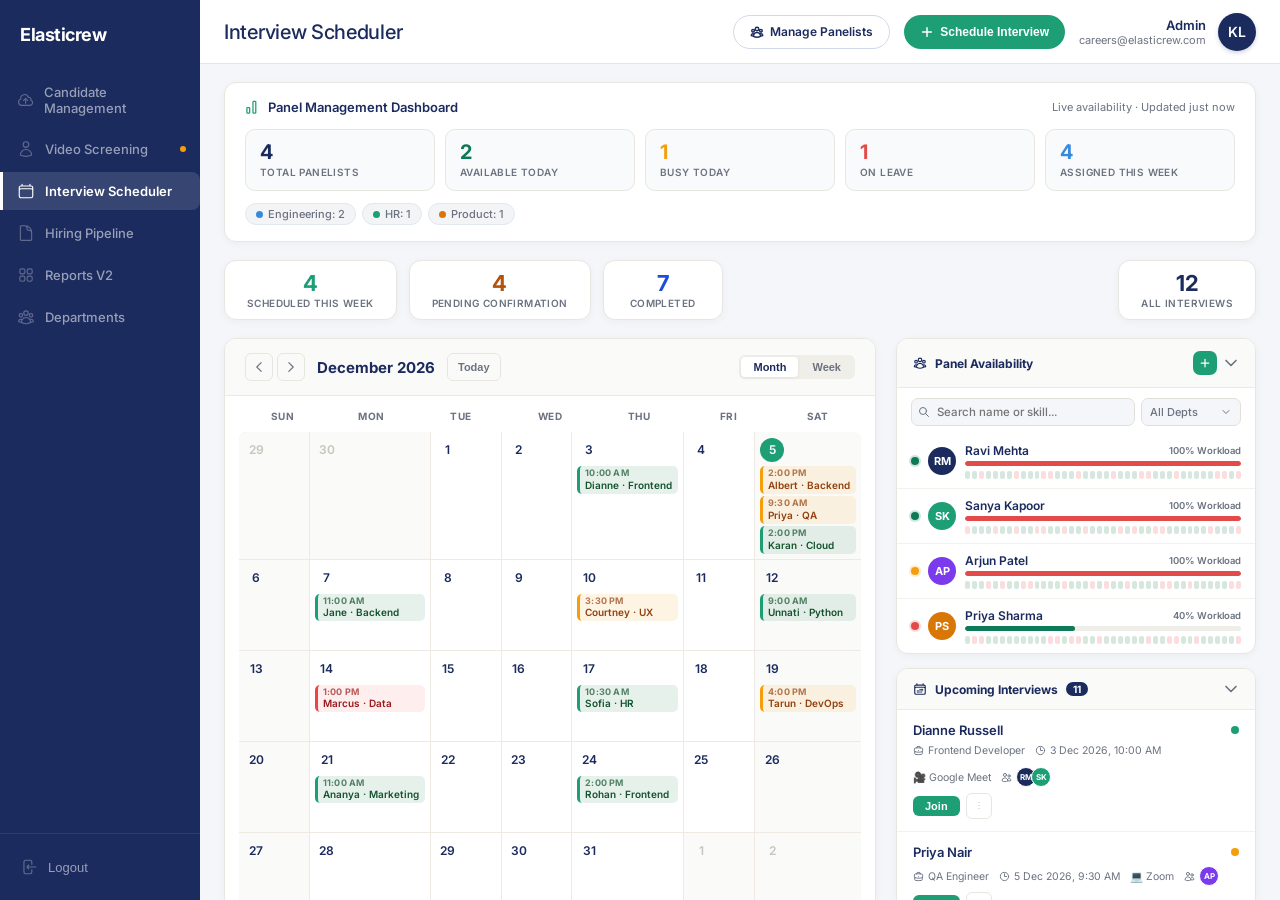
<file: scheduler.html>
<!DOCTYPE html>
<html lang="en">
<head>
  <meta charset="UTF-8">
  <meta name="viewport" content="width=device-width, initial-scale=1.0">
  <title>Interview Scheduler | Elasticrew ATS</title>
  <meta name="description" content="Schedule and manage candidate interviews across all departments with Elasticrew Interview Scheduler.">
  <link rel="stylesheet" href="style.css">
  <style>
    /* ══ Layout ══════════════════════════════════════════════ */
    .sched-layout { display:flex; gap:20px; align-items:flex-start; flex:1; min-height:0; }
    .calendar-col { flex:1 1 0; min-width:0; display:flex; flex-direction:column; gap:16px; }
    .sched-sidebar { width:360px; flex-shrink:0; display:flex; flex-direction:column; gap:14px; }

    /* ══ Stats bar ══════════════════════════════════════════ */
    .stats-bar { display:flex; gap:12px; margin-bottom:18px; flex-shrink:0; }
    .stat-pill {
      display:flex; flex-direction:column; align-items:center; gap:2px;
      background:#FFFFFF; border:0.5px solid #E8E6E0; border-radius:12px; padding:10px 22px;
      cursor:pointer; transition:all 0.2s; box-shadow:var(--shadow-sm); min-width:120px; user-select:none;
    }
    .stat-pill:hover { transform:translateY(-1px); border-color:var(--active-nav-bg); }
    .stat-pill.active { background:var(--sidebar-bg); border-color:var(--sidebar-bg); }
    .stat-pill .stat-num { font-size:22px; font-weight:700; color:var(--text-primary); line-height:1.1; letter-spacing:-0.5px; }
    .stat-pill .stat-label { font-size:10px; font-weight:600; color:var(--text-secondary); text-transform:uppercase; letter-spacing:0.4px; }
    .stat-pill.active .stat-num,.stat-pill.active .stat-label { color:#FFF; }
    .stat-pill.active .stat-label { color:rgba(255,255,255,0.7); }
    .stat-pill.confirmed .stat-num { color:var(--active-nav-bg); }
    .stat-pill.pending   .stat-num { color:#B45309; }
    .stat-pill.completed .stat-num { color:#1d4ed8; }

    /* ══ Calendar card wrapper ══════════════════════════════ */
    .calendar-card {
      background:#FFFFFF; border:0.5px solid #E8E6E0; border-radius:12px;
      box-shadow:var(--shadow-sm); overflow:hidden; display:flex; flex-direction:column;
    }
    .calendar-header {
      display:flex; align-items:center; justify-content:space-between;
      padding:14px 20px; border-bottom:0.5px solid #EEEAE3; background:#FAFAF8; flex-shrink:0;
    }
    .cal-month-label { font-size:15px; font-weight:700; color:var(--text-primary); }
    .cal-nav-btns { display:flex; gap:4px; }
    .cal-nav-btn {
      background:none; border:1px solid #E8E6E0; border-radius:6px;
      width:28px; height:28px; display:flex; align-items:center; justify-content:center;
      cursor:pointer; color:var(--text-secondary); transition:all 0.18s;
    }
    .cal-nav-btn:hover { border-color:var(--active-nav-bg); color:var(--active-nav-bg); background:rgba(26,122,74,0.04); }
    .cal-nav-btn svg { width:14px; height:14px; stroke-width:2; }
    .cal-view-toggle { display:flex; gap:2px; background:#F0EEE8; border-radius:6px; padding:2px; }
    .cal-view-btn { border:none; background:none; padding:4px 12px; font-size:11px; font-weight:600; color:var(--text-secondary); border-radius:4px; cursor:pointer; transition:all 0.18s; }
    .cal-view-btn.active { background:#FFFFFF; color:var(--text-primary); box-shadow:0 1px 4px rgba(0,0,0,0.06); }

    /* ══ Calendar grid container ════════════════════════════ */
    .cal-grid { padding:0 14px 14px; overflow:auto; flex:1; }

    /* ══ Day-name header row ════════════════════════════════ */
    .cal-day-headers {
      display:grid; grid-template-columns:repeat(7,1fr); gap:2px;
      margin-bottom:4px; position:sticky; top:0; background:#FFF; z-index:2; padding-top:8px;
    }
    .cal-day-hdr {
      text-align:center; font-size:10px; font-weight:700; color:var(--text-secondary);
      text-transform:uppercase; letter-spacing:0.5px; padding:6px 0;
    }

    /* ══ Month view — day cells ═════════════════════════════ */
    .cal-days {
      display:grid; grid-template-columns:repeat(7,1fr); gap:1px;
      background:#EEEAE3; border-radius:8px; overflow:hidden;
    }
    .cal-day {
      min-height:90px; background:#FFFFFF; padding:6px 5px 5px;
      display:flex; flex-direction:column; gap:2px; position:relative;
      transition:background 0.15s;
    }
    .cal-day:hover { background:#FAF9F6; }
    .cal-day.other-month { background:#FAFAF8; }
    .cal-day.other-month .cal-day-num { color:#C8C5BD !important; }
    .cal-day.weekend { background:#FAFAF9; }
    .cal-day.weekend:hover { background:#F5F3EF; }

    /* Day number */
    .cal-day-num-wrap { display:flex; align-items:center; gap:4px; margin-bottom:2px; }
    .cal-day-num {
      font-size:12px; font-weight:600; color:var(--text-primary);
      width:24px; height:24px; display:flex; align-items:center; justify-content:center;
      border-radius:50%; line-height:1; flex-shrink:0;
    }
    .cal-day-num.today-badge {
      background:var(--active-nav-bg); color:#FFF;
    }
    .cal-day.other-month .cal-day-num { color:#C8C5BD; }

    /* Event chips in month view */
    .cal-event {
      border-radius:5px; padding:2px 6px 2px 5px; font-size:10px; font-weight:600;
      cursor:pointer; transition:all 0.15s; display:flex; flex-direction:column;
      gap:0; overflow:hidden; border-left:3px solid transparent;
    }
    .cal-event:hover { filter:brightness(0.93); transform:translateX(1px); }
    .cal-event.confirmed { background:rgba(26,122,74,0.1);  color:#14532d; border-left-color:#1D9E75; }
    .cal-event.pending   { background:rgba(245,158,11,0.11); color:#92400e; border-left-color:#F59E0B; }
    .cal-event.cancelled { background:rgba(239,68,68,0.09);  color:#991b1b; border-left-color:#EF4444; }
    .cal-event-time { font-size:9px; font-weight:700; opacity:0.7; letter-spacing:0.2px; line-height:1.2; }
    .cal-event-name { font-size:10px; white-space:nowrap; overflow:hidden; text-overflow:ellipsis; line-height:1.3; }
    .cal-more { font-size:9px; color:var(--text-secondary); font-weight:600; padding:1px 5px; cursor:pointer; }
    .cal-event-dot { width:5px; height:5px; border-radius:50%; background:#F59E0B; flex-shrink:0; }

    /* ══ Week view grid ═════════════════════════════════════ */
    .cal-days.week-grid {
      display:grid;
      grid-template-columns: 52px repeat(7, 1fr);
      gap:0; background:#E8E6E0; border-radius:8px; overflow:auto; max-height:520px;
    }
    /* week column headers */
    .cal-day-headers.week-headers {
      grid-template-columns: 52px repeat(7, 1fr);
      background:#FAFAF8; border-bottom:1px solid #EEEAE3;
    }
    .week-time-col { background:#FAFAF8; }
    .week-col-hdr {
      display:flex; flex-direction:column; align-items:center; justify-content:center;
      gap:2px; padding:8px 4px; background:#FAFAF8;
    }
    .week-col-hdr.today-col-hdr { background:rgba(26,122,74,0.05); }
    .week-hdr-day { font-size:9px; font-weight:700; color:var(--text-secondary); text-transform:uppercase; letter-spacing:0.4px; }
    .week-hdr-num { font-size:14px; font-weight:700; color:var(--text-primary); width:28px; height:28px; display:flex; align-items:center; justify-content:center; border-radius:50%; }
    .week-hdr-num.today-badge { background:var(--active-nav-bg); color:#FFF; }

    /* Time label column cells */
    .week-time-cell {
      background:#FAFAF8; font-size:10px; font-weight:600; color:var(--text-secondary);
      padding:4px 6px 0; text-align:right; border-bottom:1px solid #EEEAE3;
      border-right:1px solid #EEEAE3; height:52px; line-height:1; min-width:52px;
    }

    /* Day slot cells */
    .week-slot {
      background:#FFFFFF; border-bottom:1px solid #F0EEE8; border-right:1px solid #F0EEE8;
      position:relative; height:52px;
    }
    .week-slot:hover { background:#FAF9F7; }
    .week-slot.today-slot { background:#F0FAF5; border-color:#D8F0E6; }
    .week-slot.weekend-slot { background:#FAFAF8; }
    .week-slot.weekend-slot:hover { background:#F5F3EF; }

    /* Events in week view */
    .week-event {
      position:absolute; left:2px; right:2px; border-radius:5px; padding:3px 5px;
      font-size:10px; font-weight:600; cursor:pointer; overflow:hidden;
      display:flex; flex-direction:column; gap:1px; z-index:2;
      transition:filter 0.15s, box-shadow 0.15s; border-left:3px solid transparent;
    }
    .week-event:hover { filter:brightness(0.9); box-shadow:0 2px 8px rgba(0,0,0,0.1); z-index:3; }
    .week-event.confirmed { background:rgba(26,122,74,0.14);  color:#14532d; border-left-color:#1D9E75; }
    .week-event.pending   { background:rgba(245,158,11,0.14); color:#92400e; border-left-color:#F59E0B; }
    .week-event.cancelled { background:rgba(239,68,68,0.12);  color:#991b1b; border-left-color:#EF4444; }
    .week-ev-time { font-size:9px; opacity:0.75; font-weight:700; letter-spacing:0.1px; }
    .week-ev-name { font-size:10px; font-weight:700; white-space:nowrap; overflow:hidden; text-overflow:ellipsis; }
    .week-ev-role { font-size:9px; opacity:0.7; white-space:nowrap; overflow:hidden; text-overflow:ellipsis; }

    /* ══ Sidebar panels ═════════════════════════════════════ */
    .sidebar-panel { background:#FFFFFF; border:0.5px solid #E8E6E0; border-radius:12px; box-shadow:var(--shadow-sm); overflow:hidden; }
    .sidebar-panel-header { display:flex; align-items:center; justify-content:space-between; padding:12px 16px; background:#FAFAF8; cursor:pointer; border-bottom:0.5px solid #EEEAE3; user-select:none; }
    .sidebar-panel-header:hover { background:#F5F3EF; }
    .sidebar-panel-title { font-size:12px; font-weight:700; color:var(--text-primary); display:flex; align-items:center; gap:8px; }
    .sidebar-panel-title .count-badge { font-size:10px; background:var(--sidebar-bg); color:#FFF; border-radius:999px; padding:1px 7px; font-weight:700; }
    .collapse-arrow { width:16px; height:16px; stroke-width:2.5; color:var(--text-secondary); transition:transform 0.2s; }
    .sidebar-panel.collapsed .collapse-arrow { transform:rotate(-90deg); }
    .sidebar-panel-body { overflow:hidden; transition:max-height 0.3s cubic-bezier(0.4,0,0.2,1); max-height:800px; }
    .sidebar-panel.collapsed .sidebar-panel-body { max-height:0; }

    /* ══ Panel availability ══════════════════════════════════ */
    .panelist-row { display:flex; align-items:center; gap:10px; padding:10px 16px; border-bottom:0.5px solid #F3F1EC; cursor:pointer; transition:background 0.15s; position:relative; }
    .panelist-row:last-child { border-bottom:none; }
    .panelist-row:hover { background:#FAF9F6; }
    .panelist-avail-bar { flex:1; display:flex; gap:2px; }
    .avail-slot { height:8px; flex:1; border-radius:2px; }
    .avail-slot.free { background:rgba(26,122,74,0.18); }
    .avail-slot.busy { background:rgba(239,68,68,0.18); }
    .panelist-avatar-sm { width:28px; height:28px; border-radius:50%; display:flex; align-items:center; justify-content:center; font-size:11px; font-weight:700; color:#FFF; flex-shrink:0; }
    .panelist-name-sm { font-size:12px; font-weight:600; color:var(--text-primary); min-width:90px; }
    .panelist-title-sm { font-size:10px; color:var(--text-secondary); }
    .panelist-tooltip { position:absolute; left:100%; top:0; z-index:999; width:220px; background:#1a2744; color:#FFF; border-radius:10px; padding:12px; box-shadow:0 8px 24px rgba(28,43,74,0.25); font-size:11px; display:none; pointer-events:none; margin-left:6px; }
    .panelist-row:hover .panelist-tooltip { display:block; }
    .panelist-tooltip h6 { margin:0 0 8px; font-size:12px; color:#FFF; font-weight:700; }
    .avail-day-row { display:flex; align-items:center; gap:6px; margin-bottom:5px; }
    .avail-day-label { font-size:10px; width:28px; color:rgba(255,255,255,0.6); font-weight:600; }
    .avail-day-slots { display:flex; gap:2px; flex:1; }
    .avail-day-slot { width:12px; height:12px; border-radius:2px; }
    .avail-day-slot.free { background:rgba(26,122,74,0.55); }
    .avail-day-slot.busy { background:rgba(239,68,68,0.45); }
    .tooltip-legend { display:flex; gap:10px; margin-top:8px; }
    .tooltip-legend span { display:flex; align-items:center; gap:4px; font-size:9px; color:rgba(255,255,255,0.6); }
    .legend-dot { width:8px; height:8px; border-radius:2px; }

    /* ══ Upcoming interviews ════════════════════════════════ */
    .upcoming-item { padding:12px 16px; border-bottom:0.5px solid #F3F1EC; display:flex; flex-direction:column; gap:6px; transition:background 0.15s; cursor:pointer; }
    .upcoming-item:last-child { border-bottom:none; }
    .upcoming-item:hover { background:#FAF9F6; }
    .upcoming-item-top { display:flex; align-items:center; justify-content:space-between; }
    .upcoming-cand-name { font-size:13px; font-weight:600; color:var(--text-primary); }
    .upcoming-status-dot { width:8px; height:8px; border-radius:50%; flex-shrink:0; }
    .upcoming-status-dot.confirmed { background:var(--active-nav-bg); }
    .upcoming-status-dot.pending   { background:#F59E0B; }
    .upcoming-status-dot.cancelled { background:#EF4444; }
    .upcoming-meta { display:flex; gap:10px; align-items:center; flex-wrap:wrap; }
    .upcoming-meta-tag { font-size:10.5px; color:var(--text-secondary); display:flex; align-items:center; gap:4px; }
    .upcoming-meta-tag svg { width:11px; height:11px; stroke-width:2; }
    .upcoming-actions { display:flex; gap:6px; align-items:center; }
    .btn-join-sm { background:var(--active-nav-bg); color:#FFF; border:none; border-radius:6px; padding:4px 12px; font-size:11px; font-weight:600; cursor:pointer; transition:background 0.18s; }
    .btn-join-sm:hover { background:#1a6840; }
    .btn-more-sm { background:none; border:1px solid #E8E6E0; border-radius:6px; width:26px; height:26px; display:flex; align-items:center; justify-content:center; cursor:pointer; color:var(--text-secondary); transition:all 0.18s; position:relative; }
    .btn-more-sm:hover { background:#F3F1EC; border-color:#D5D1C9; color:var(--text-primary); }
    .btn-more-sm svg { width:14px; height:14px; }
    .more-dropdown { position:absolute; left:0; top:calc(100% + 4px); z-index:500; background:#FFF; border:0.5px solid #E8E6E0; border-radius:10px; box-shadow:0 6px 20px rgba(28,43,74,0.1); padding:5px; min-width:160px; display:none; }
    .more-dropdown.open { display:block; }
    .more-dd-item { display:flex; align-items:center; gap:8px; padding:8px 12px; border:none; background:none; width:100%; text-align:left; font-size:12px; font-weight:500; color:var(--text-primary); border-radius:6px; cursor:pointer; transition:background 0.15s; }
    .more-dd-item:hover { background:#FAF9F6; }
    .more-dd-item.danger { color:#C62828; }
    .more-dd-item.danger:hover { background:#FFEBEE; }
    .more-dd-item svg { width:13px; height:13px; stroke-width:2; color:var(--text-secondary); }
    .more-dd-item.danger svg { color:#C62828; }
    .more-dd-divider { height:1px; background:#F3F1EC; margin:3px 0; }
    .upcoming-empty { padding:20px; text-align:center; font-size:12px; color:var(--text-secondary); font-style:italic; }

    /* ══ Event detail popup ══════════════════════════════════ */
    .event-popup-overlay { position:fixed; inset:0; z-index:1100; display:flex; align-items:center; justify-content:center; background:rgba(28,43,74,0.35); backdrop-filter:blur(3px); opacity:0; pointer-events:none; transition:opacity 0.2s; }
    .event-popup-overlay.active { opacity:1; pointer-events:auto; }
    .event-popup { background:#FFF; border-radius:14px; width:440px; max-width:95vw; box-shadow:0 20px 60px rgba(28,43,74,0.2); border:0.5px solid #E8E6E0; transform:scale(0.96) translateY(10px); transition:transform 0.22s cubic-bezier(0.4,0,0.2,1); overflow:hidden; }
    .event-popup-overlay.active .event-popup { transform:scale(1) translateY(0); }
    .event-popup-header { padding:16px 20px; background:#FAFAF8; border-bottom:0.5px solid #EEEAE3; display:flex; align-items:center; justify-content:space-between; }
    .event-popup-title { font-size:15px; font-weight:700; color:var(--text-primary); }
    .popup-role-tag { font-size:11px; color:var(--text-secondary); font-weight:500; }
    .event-popup-body { padding:18px 20px; display:flex; flex-direction:column; gap:14px; }
    .popup-detail-grid { display:grid; grid-template-columns:1fr 1fr; gap:12px; }
    .popup-detail-item { display:flex; flex-direction:column; gap:3px; }
    .popup-detail-label { font-size:10px; font-weight:700; color:var(--text-secondary); text-transform:uppercase; letter-spacing:0.4px; }
    .popup-detail-value { font-size:13px; font-weight:600; color:var(--text-primary); }
    .popup-panelists { display:flex; gap:6px; flex-wrap:wrap; }
    .popup-panelist-chip { background:#F0F9F4; border:0.5px solid #BBE5CE; color:#14532d; border-radius:999px; padding:3px 10px; font-size:11px; font-weight:600; }
    .popup-footer { display:flex; gap:10px; padding:14px 20px; border-top:0.5px solid #EEEAE3; background:#FAFAF8; }
    .btn-popup-join { background:var(--active-nav-bg); color:#FFF; border:none; border-radius:8px; padding:8px 20px; font-size:13px; font-weight:600; cursor:pointer; transition:background 0.18s; flex:1; }
    .btn-popup-join:hover { background:#1a6840; }
    .btn-popup-reschedule,.btn-popup-cancel { border:1px solid #E8E6E0; background:#FFF; border-radius:8px; padding:8px 14px; font-size:12px; font-weight:600; cursor:pointer; transition:all 0.18s; color:var(--text-primary); }
    .btn-popup-reschedule:hover { border-color:#D5D1C9; background:#F5F3EF; }
    .btn-popup-cancel { color:#C62828; border-color:#FFCDD2; }
    .btn-popup-cancel:hover { background:#FFEBEE; }

    /* ══ Schedule Interview Modal ════════════════════════════ */
    .schedule-modal-overlay { position:fixed; inset:0; z-index:1200; display:flex; align-items:center; justify-content:center; background:rgba(28,43,74,0.4); backdrop-filter:blur(4px); opacity:0; pointer-events:none; transition:opacity 0.22s; }
    .schedule-modal-overlay.active { opacity:1; pointer-events:auto; }
    .schedule-modal { background:#FFF; border-radius:16px; width:580px; max-width:96vw; max-height:92vh; overflow-y:auto; box-shadow:0 24px 64px rgba(28,43,74,0.22); border:0.5px solid #E8E6E0; transform:translateY(20px) scale(0.97); transition:transform 0.24s cubic-bezier(0.4,0,0.2,1); display:flex; flex-direction:column; }
    .schedule-modal-overlay.active .schedule-modal { transform:translateY(0) scale(1); }
    .schedule-modal-header { padding:18px 24px; border-bottom:0.5px solid #EEEAE3; background:#FAFAF8; display:flex; align-items:center; justify-content:space-between; position:sticky; top:0; z-index:1; }
    .schedule-modal-title { font-size:16px; font-weight:700; color:var(--text-primary); }
    .schedule-modal-body { padding:24px; display:flex; flex-direction:column; gap:18px; flex:1; }
    .modal-form-section { display:flex; flex-direction:column; gap:6px; }
    .modal-form-label { font-size:12px; font-weight:600; color:var(--text-primary); }
    .modal-input { height:40px; background:#FAF9F6; border:1px solid #E2DFD7; border-radius:10px; padding:0 14px; font-size:13px; font-weight:500; color:var(--text-primary); outline:none; width:100%; transition:all 0.18s; font-family:var(--font-family); }
    .modal-input:focus { border-color:var(--active-nav-bg); background:#FFF; box-shadow:0 0 0 3px rgba(26,122,74,0.08); }
    .modal-form-row { display:grid; grid-template-columns:1fr 1fr; gap:14px; }
    .panelist-selector { display:flex; gap:8px; flex-wrap:wrap; margin-top:4px; }
    .panelist-chip-sel { display:flex; align-items:center; gap:6px; background:#F0F9F4; border:1px solid #BBE5CE; color:#14532d; border-radius:999px; padding:5px 12px; font-size:11.5px; font-weight:600; cursor:pointer; transition:all 0.15s; user-select:none; }
    .panelist-chip-sel:hover { background:#DFF3EB; }
    .panelist-chip-sel.selected { background:var(--active-nav-bg); color:#FFF; border-color:var(--active-nav-bg); }
    .platform-btns { display:flex; gap:8px; }
    .platform-btn { flex:1; padding:9px 0; border:1.5px solid #E2DFD7; background:#FAF9F6; border-radius:8px; font-size:12px; font-weight:600; color:var(--text-secondary); cursor:pointer; transition:all 0.18s; display:flex; align-items:center; justify-content:center; gap:6px; }
    .platform-btn:hover { border-color:#D5D1C9; color:var(--text-primary); }
    .platform-btn.selected { border-color:var(--active-nav-bg); background:rgba(26,122,74,0.06); color:var(--active-nav-bg); }
    .schedule-modal-footer { padding:14px 24px; border-top:0.5px solid #EEEAE3; background:#FAFAF8; display:flex; justify-content:flex-end; gap:10px; position:sticky; bottom:0; }

    /* ══ Schedule button ════════════════════════════════════ */
    .btn-schedule-interview { display:inline-flex; align-items:center; gap:6px; height:34px; padding:0 16px; background:var(--active-nav-bg); color:#FFF; border:none; border-radius:var(--radius-pill); font-size:12px; font-weight:600; cursor:pointer; transition:background 0.18s; }
    .btn-schedule-interview:hover { background:#1a6840; }
    .btn-schedule-interview svg { width:14px; height:14px; stroke-width:2.5; }

    /* ══ Active filter badge ════════════════════════════════ */
    .active-filter-badge { background:rgba(26,122,74,0.1); color:var(--active-nav-bg); border:1px solid rgba(26,122,74,0.2); border-radius:999px; padding:2px 10px; font-size:10px; font-weight:600; margin-left:8px; }

    /* ══ Manage Panelists Button ════════════════════════════ */
    .btn-manage-panelists {
      display:inline-flex; align-items:center; gap:6px; height:34px; padding:0 16px;
      background:#FFFFFF; color:var(--sidebar-bg); border:1.5px solid #D1D9E8;
      border-radius:var(--radius-pill); font-size:12px; font-weight:600;
      cursor:pointer; transition:all 0.18s; font-family:var(--font-family);
    }
    .btn-manage-panelists:hover { border-color:var(--sidebar-bg); background:#F0F3FA; }
    .btn-manage-panelists svg { width:14px; height:14px; stroke-width:2.5; }

    /* ══ Panel Management Dashboard ════════════════════════ */
    .pm-dashboard {
      background:#FFFFFF; border:0.5px solid #E8E6E0; border-radius:12px;
      box-shadow:var(--shadow-sm); padding:16px 20px; margin-bottom:18px;
    }
    .pm-dashboard-header { display:flex; align-items:center; justify-content:space-between; margin-bottom:14px; }
    .pm-dashboard-title { font-size:13px; font-weight:600; color:var(--text-primary); display:flex; align-items:center; gap:8px; }
    .pm-dashboard-title svg { width:15px; height:15px; stroke-width:2; color:var(--active-nav-bg); }
    .pm-kpi-row { display:flex; gap:10px; flex-wrap:wrap; }
    .pm-kpi-card {
      flex:1; min-width:100px; background:#F9FAFB; border:0.5px solid #E8E6E0;
      border-radius:10px; padding:12px 14px; display:flex; flex-direction:column; gap:2px;
    }
    .pm-kpi-val { font-size:20px; font-weight:700; color:var(--text-primary); line-height:1; }
    .pm-kpi-label { font-size:10px; font-weight:600; color:var(--text-secondary); text-transform:uppercase; letter-spacing:0.4px; margin-top:2px; }
    .pm-kpi-card.kpi-available .pm-kpi-val { color:#0D7A57; }
    .pm-kpi-card.kpi-busy .pm-kpi-val { color:#F59E0B; }
    .pm-kpi-card.kpi-leave .pm-kpi-val { color:#E24B4A; }
    .pm-kpi-card.kpi-week .pm-kpi-val { color:#378ADD; }
    .pm-dept-row { display:flex; gap:6px; flex-wrap:wrap; margin-top:12px; }
    .pm-dept-chip {
      display:inline-flex; align-items:center; gap:5px;
      background:#F3F4F6; border:0.5px solid #E2E8F0;
      border-radius:999px; padding:3px 10px; font-size:11px; font-weight:500; color:var(--text-secondary);
    }
    .pm-dept-chip .dept-dot { width:7px; height:7px; border-radius:50%; }

    /* ══ Panelist Directory ═════════════════════════════════ */
    .panelist-directory {
      background:#FFFFFF; border:0.5px solid #E8E6E0; border-radius:12px;
      box-shadow:var(--shadow-sm); overflow:hidden; margin-top:16px;
    }
    .dir-header { display:flex; align-items:center; justify-content:space-between; padding:14px 20px; border-bottom:0.5px solid #EEEAE3; background:#FAFAF8; }
    .dir-title { font-size:13px; font-weight:600; color:var(--text-primary); display:flex; align-items:center; gap:8px; }
    .dir-title .count-badge { font-size:10px; background:var(--sidebar-bg); color:#FFF; border-radius:999px; padding:1px 7px; font-weight:700; }
    .dir-filters { display:flex; gap:8px; align-items:center; }
    .dir-search {
      height:30px; background:#F5F6FA; border:1px solid #E2DFD7;
      border-radius:8px; padding:0 10px 0 30px; font-size:12px; font-weight:500;
      color:var(--text-primary); outline:none; width:180px; font-family:var(--font-family);
      transition:all 0.18s; position:relative;
    }
    .dir-search:focus { border-color:var(--active-nav-bg); background:#FFF; box-shadow:0 0 0 2px rgba(29,158,117,0.1); }
    .dir-search-wrap { position:relative; }
    .dir-search-wrap svg { position:absolute; left:8px; top:50%; transform:translateY(-50%); width:13px; height:13px; stroke-width:2; color:var(--text-secondary); pointer-events:none; }
    .dir-filter-select {
      height:30px; background:#F5F6FA; border:1px solid #E2DFD7; border-radius:8px;
      padding:0 28px 0 10px; font-size:11.5px; font-weight:500; color:var(--text-secondary);
      outline:none; appearance:none; cursor:pointer; font-family:var(--font-family);
    }
    .dir-filter-select:focus { border-color:var(--active-nav-bg); }
    .dir-grid { display:grid; grid-template-columns:repeat(auto-fill, minmax(280px,1fr)); gap:14px; padding:16px 20px; }
    .dir-card {
      background:#FAFAFA; border:0.5px solid #E8E6E0; border-radius:10px;
      padding:14px; display:flex; flex-direction:column; gap:10px;
      transition:all 0.18s; position:relative;
    }
    .dir-card:hover { border-color:#C8D6EE; box-shadow:0 2px 12px rgba(27,43,94,0.08); background:#FFF; }
    .dir-card-top { display:flex; align-items:flex-start; gap:10px; }
    .dir-avatar {
      width:38px; height:38px; border-radius:50%; display:flex; align-items:center;
      justify-content:center; font-size:13px; font-weight:700; color:#FFF; flex-shrink:0;
    }
    .dir-card-info { flex:1; min-width:0; }
    .dir-card-name { font-size:13px; font-weight:600; color:var(--text-primary); line-height:1.2; }
    .dir-card-role { font-size:11px; color:var(--text-secondary); font-weight:500; margin-top:1px; }
    .dir-card-dept { font-size:10px; color:#378ADD; font-weight:600; background:#EBF4FF; border-radius:4px; padding:1px 7px; display:inline-block; margin-top:3px; }
    .dir-avail-badge {
      display:inline-flex; align-items:center; gap:4px;
      border-radius:999px; padding:3px 8px; font-size:10px; font-weight:700;
      flex-shrink:0;
    }
    .dir-avail-badge.available { background:#E6F7F2; color:#0D7A57; }
    .dir-avail-badge.busy       { background:#FEF3C7; color:#B45309; }
    .dir-avail-badge.on-leave   { background:#FEF0EF; color:#E24B4A; }
    .dir-avail-dot { width:6px; height:6px; border-radius:50%; background:currentColor; }
    .dir-skills { display:flex; gap:5px; flex-wrap:wrap; }
    .dir-skill-chip {
      background:#F0F3FA; color:#1B2B5E; border-radius:999px;
      padding:2px 8px; font-size:10px; font-weight:600;
    }
    .dir-card-footer { display:flex; align-items:center; justify-content:space-between; margin-top:2px; }
    .dir-upcoming-count { font-size:11px; color:var(--text-secondary); font-weight:500; display:flex; align-items:center; gap:4px; }
    .dir-upcoming-count svg { width:12px; height:12px; stroke-width:2; }
    .dir-actions { display:flex; gap:4px; }
    .dir-action-btn {
      width:26px; height:26px; background:none; border:1px solid #E8E6E0;
      border-radius:6px; display:flex; align-items:center; justify-content:center;
      cursor:pointer; color:var(--text-secondary); transition:all 0.15s;
    }
    .dir-action-btn:hover { background:#F0F3FA; border-color:#C8D6EE; color:var(--sidebar-bg); }
    .dir-action-btn.danger:hover { background:#FEF0EF; border-color:#F9BFBE; color:#E24B4A; }
    .dir-action-btn svg { width:13px; height:13px; stroke-width:2; }
    .dir-interview-types { display:flex; gap:4px; flex-wrap:wrap; }
    .dir-type-chip { background:#F5F6FA; color:var(--text-secondary); border-radius:4px; padding:1px 6px; font-size:9.5px; font-weight:600; text-transform:uppercase; letter-spacing:0.3px; }

    /* ══ Enhanced Panel Availability ═══════════════════════ */
    .pa-controls { display:flex; gap:6px; align-items:center; padding:10px 14px 0; }
    .pa-search-wrap { position:relative; flex:1; }
    .pa-search-wrap svg { position:absolute; left:7px; top:50%; transform:translateY(-50%); width:12px; height:12px; color:var(--text-secondary); pointer-events:none; stroke-width:2; }
    .pa-search {
      height:28px; width:100%; background:#F5F6FA; border:1px solid #E2DFD7;
      border-radius:7px; padding:0 8px 0 25px; font-size:11.5px; font-weight:500;
      color:var(--text-primary); outline:none; font-family:var(--font-family);
    }
    .pa-search:focus { border-color:var(--active-nav-bg); background:#FFF; }
    .pa-filter {
      height:28px; background:#F5F6FA; border:1px solid #E2DFD7; border-radius:7px;
      padding:0 8px; font-size:11px; font-weight:500; color:var(--text-secondary);
      outline:none; appearance:none; cursor:pointer; font-family:var(--font-family);
    }
    .pa-add-btn {
      width:28px; height:28px; background:var(--active-nav-bg); border:none;
      border-radius:7px; display:flex; align-items:center; justify-content:center;
      cursor:pointer; color:#FFF; transition:background 0.18s; flex-shrink:0;
    }
    .pa-add-btn:hover { background:#178a65; }
    .pa-add-btn svg { width:14px; height:14px; stroke-width:2.5; }
    .panelist-row-enhanced { display:flex; align-items:center; gap:9px; padding:9px 14px; border-bottom:0.5px solid #F3F1EC; transition:background 0.15s; }
    .panelist-row-enhanced:last-child { border-bottom:none; }
    .panelist-row-enhanced:hover { background:#FAF9F6; }
    .pa-avail-indicator { width:8px; height:8px; border-radius:50%; flex-shrink:0; }
    .pa-avail-indicator.available { background:#0D7A57; box-shadow:0 0 0 2px rgba(13,122,87,0.2); }
    .pa-avail-indicator.busy       { background:#F59E0B; box-shadow:0 0 0 2px rgba(245,158,11,0.2); }
    .pa-avail-indicator.on-leave   { background:#E24B4A; box-shadow:0 0 0 2px rgba(226,75,74,0.2); }
    .pa-workload-wrap { flex:1; display:flex; flex-direction:column; gap:3px; }
    .pa-workload-bar-bg { height:5px; background:#F0EEE8; border-radius:3px; overflow:hidden; }
    .pa-workload-bar-fill { height:5px; border-radius:3px; transition:width 0.4s; }
    .pa-workload-label { font-size:9.5px; font-weight:600; color:var(--text-secondary); }

    /* ══ Panelist Avatars in Upcoming ══════════════════════ */
    .panelist-avatars { display:flex; align-items:center; }
    .pa-mini-avatar {
      width:20px; height:20px; border-radius:50%; border:1.5px solid #FFF;
      display:flex; align-items:center; justify-content:center;
      font-size:8px; font-weight:700; color:#FFF; margin-left:-5px; flex-shrink:0;
    }
    .pa-mini-avatar:first-child { margin-left:0; }
    .pa-mini-overflow {
      width:20px; height:20px; border-radius:50%; border:1.5px solid #FFF;
      background:#E8E6E0; color:var(--text-secondary); font-size:8px; font-weight:700;
      display:flex; align-items:center; justify-content:center; margin-left:-5px;
    }

    /* ══ Manage Panelists Drawer ════════════════════════════ */
    .mp-drawer-overlay {
      position:fixed; inset:0; z-index:1300;
      background:rgba(27,43,94,0.35); backdrop-filter:blur(3px);
      opacity:0; pointer-events:none; transition:opacity 0.22s;
    }
    .mp-drawer-overlay.active { opacity:1; pointer-events:auto; }
    .mp-drawer {
      position:fixed; top:0; right:-640px; width:620px; height:100vh;
      background:#FFFFFF; box-shadow:-8px 0 40px rgba(27,43,94,0.15);
      z-index:1301; display:flex; flex-direction:column;
      transition:right 0.3s cubic-bezier(0.4,0,0.2,1);
      border-left:0.5px solid #E2E8F0;
    }
    .mp-drawer-overlay.active .mp-drawer { right:0; }
    .mp-drawer-header {
      display:flex; align-items:center; justify-content:space-between;
      padding:18px 24px; border-bottom:0.5px solid #EEEAE3;
      background:#FAFAF8; flex-shrink:0;
    }
    .mp-drawer-title { font-size:15px; font-weight:600; color:var(--text-primary); }
    .mp-drawer-subtitle { font-size:12px; color:var(--text-secondary); margin-top:2px; }
    .mp-drawer-body { flex:1; overflow-y:auto; padding:0; display:flex; flex-direction:column; }
    .mp-drawer-section { padding:20px 24px; border-bottom:0.5px solid #EEEAE3; }
    .mp-section-title { font-size:12px; font-weight:700; color:var(--text-primary); text-transform:uppercase; letter-spacing:0.5px; margin-bottom:14px; }
    .mp-form-row { display:grid; grid-template-columns:1fr 1fr; gap:12px; }
    .mp-form-group { display:flex; flex-direction:column; gap:5px; }
    .mp-form-label { font-size:11.5px; font-weight:600; color:var(--text-primary); }
    .mp-form-label span { color:#E24B4A; margin-left:2px; }
    .mp-input {
      height:36px; background:#F9FAFB; border:1px solid #E2DFD7; border-radius:8px;
      padding:0 12px; font-size:13px; font-weight:500; color:var(--text-primary);
      outline:none; font-family:var(--font-family); transition:all 0.18s; width:100%;
    }
    .mp-input:focus { border-color:var(--active-nav-bg); background:#FFF; box-shadow:0 0 0 3px rgba(29,158,117,0.1); }
    .mp-select {
      height:36px; background:#F9FAFB; border:1px solid #E2DFD7; border-radius:8px;
      padding:0 12px; font-size:13px; font-weight:500; color:var(--text-primary);
      outline:none; font-family:var(--font-family); appearance:none; cursor:pointer; width:100%;
    }
    .mp-select:focus { border-color:var(--active-nav-bg); background:#FFF; }
    .mp-tag-input-wrap { display:flex; flex-wrap:wrap; gap:5px; align-items:center; min-height:36px; background:#F9FAFB; border:1px solid #E2DFD7; border-radius:8px; padding:5px 10px; transition:all 0.18s; }
    .mp-tag-input-wrap:focus-within { border-color:var(--active-nav-bg); background:#FFF; box-shadow:0 0 0 3px rgba(29,158,117,0.1); }
    .mp-tag { display:inline-flex; align-items:center; gap:4px; background:#1B2B5E; color:#FFF; border-radius:999px; padding:2px 8px; font-size:11px; font-weight:600; }
    .mp-tag button { background:none; border:none; color:rgba(255,255,255,0.7); cursor:pointer; padding:0; font-size:12px; line-height:1; display:flex; }
    .mp-tag button:hover { color:#FFF; }
    .mp-tag-bare { border:none; background:none; outline:none; font-size:12px; font-family:var(--font-family); color:var(--text-primary); min-width:80px; flex:1; }
    .mp-interview-types { display:flex; gap:6px; flex-wrap:wrap; }
    .mp-type-btn {
      padding:5px 12px; border:1.5px solid #E2DFD7; background:#F9FAFB;
      border-radius:8px; font-size:11.5px; font-weight:600; color:var(--text-secondary);
      cursor:pointer; transition:all 0.18s; font-family:var(--font-family);
    }
    .mp-type-btn:hover { border-color:#C8D6EE; color:var(--sidebar-bg); }
    .mp-type-btn.active { border-color:var(--sidebar-bg); background:#EBF0FA; color:var(--sidebar-bg); }
    .mp-avail-btns { display:flex; gap:8px; }
    .mp-avail-btn {
      flex:1; padding:7px 0; border:1.5px solid #E2DFD7; background:#F9FAFB;
      border-radius:8px; font-size:12px; font-weight:600; color:var(--text-secondary);
      cursor:pointer; transition:all 0.18s; font-family:var(--font-family);
      display:flex; align-items:center; justify-content:center; gap:5px;
    }
    .mp-avail-btn:hover { border-color:#D5D1C9; }
    .mp-avail-btn.active-avail   { border-color:#0D7A57; background:#E6F7F2; color:#0D7A57; }
    .mp-avail-btn.active-busy    { border-color:#F59E0B; background:#FEF3C7; color:#B45309; }
    .mp-avail-btn.active-leave   { border-color:#E24B4A; background:#FEF0EF; color:#E24B4A; }
    .mp-avail-dot-btn { width:7px; height:7px; border-radius:50%; background:currentColor; }
    .mp-drawer-footer { padding:14px 24px; border-top:0.5px solid #EEEAE3; background:#FAFAF8; display:flex; gap:10px; justify-content:flex-end; flex-shrink:0; }
    .mp-dir-section { padding:16px 24px; flex:1; }
    .mp-dir-inner-grid { display:grid; grid-template-columns:1fr; gap:10px; }
    .mp-dir-item {
      display:flex; align-items:center; gap:10px; background:#F9FAFB; border:0.5px solid #E8E6E0;
      border-radius:9px; padding:10px 12px; transition:all 0.15s;
    }
    .mp-dir-item:hover { background:#FFF; border-color:#C8D6EE; }
    .mp-dir-item-info { flex:1; min-width:0; }
    .mp-dir-item-name { font-size:12.5px; font-weight:600; color:var(--text-primary); }
    .mp-dir-item-meta { font-size:11px; color:var(--text-secondary); margin-top:1px; }
    .mp-dir-item-actions { display:flex; gap:4px; flex-shrink:0; }

    /* ══ Conflict Warning ══════════════════════════════════ */
    .conflict-warning {
      display:none; background:#FEF3C7; border:1px solid #F59E0B;
      border-radius:8px; padding:8px 12px; font-size:11.5px; color:#92400e;
      font-weight:500; align-items:center; gap:6px; margin-top:6px;
    }
    .conflict-warning.show { display:flex; }
    .conflict-warning svg { width:14px; height:14px; stroke-width:2; flex-shrink:0; }
    .panelist-chip-sel.recommended::after { content:'⭐'; margin-left:3px; font-size:9px; }
    .panelist-chip-sel.conflict { background:#FEF0EF !important; border-color:#E24B4A !important; color:#E24B4A !important; }

    /* Custom Dropdown Chevron Arrow for select inputs */
    select.modal-input,
    select.mp-select {
      appearance: none;
      -webkit-appearance: none;
      -moz-appearance: none;
      background-image: url("data:image/svg+xml;charset=UTF-8,%3csvg xmlns='http://www.w3.org/2000/svg' viewBox='0 0 24 24' fill='none' stroke='%236B7280' stroke-width='2' stroke-linecap='round' stroke-linejoin='round'%3e%3cpolyline points='6 9 12 15 18 9'%3e%3c/polyline%3e%3c/svg%3e");
      background-repeat: no-repeat;
      background-position: right 14px center;
      background-size: 14px;
      padding-right: 40px;
      cursor: pointer;
    }
    select.pa-filter,
    select.dir-filter-select {
      appearance: none;
      -webkit-appearance: none;
      -moz-appearance: none;
      background-image: url("data:image/svg+xml;charset=UTF-8,%3csvg xmlns='http://www.w3.org/2000/svg' viewBox='0 0 24 24' fill='none' stroke='%236B7280' stroke-width='2' stroke-linecap='round' stroke-linejoin='round'%3e%3cpolyline points='6 9 12 15 18 9'%3e%3c/polyline%3e%3c/svg%3e");
      background-repeat: no-repeat;
      background-position: right 8px center;
      background-size: 12px;
      padding-right: 24px;
      cursor: pointer;
    }

    /* Searchable dropdown panelist styling */
    .searchable-dropdown-wrapper {
      position: relative;
    }
    .dropdown-trigger-input {
      padding-right: 40px !important;
    }
    .dropdown-arrow-icon {
      position: absolute;
      right: 12px;
      top: 50%;
      transform: translateY(-50%);
      width: 16px;
      height: 16px;
      color: var(--text-secondary);
      pointer-events: auto;
      cursor: pointer;
      display: flex;
      align-items: center;
      justify-content: center;
      transition: transform 0.2s;
    }
    .dropdown-arrow-icon.open {
      transform: translateY(-50%) rotate(180deg);
    }
    .dropdown-arrow-icon svg {
      width: 14px;
      height: 14px;
      stroke-width: 2;
    }
    .searchable-dropdown-wrapper:focus-within .panelist-dropdown-panel {
      /* keep open when focused */
    }
    .dropdown-panelist-item.selected {
      background: rgba(26,122,74,0.04);
    }
    .panelist-dropdown-panel {
      position: absolute;
      top: calc(100% + 4px);
      left: 0;
      right: 0;
      background: #FFFFFF;
      border: 1px solid #E2DFD7;
      border-radius: 10px;
      box-shadow: 0 10px 25px rgba(28,43,74,0.12);
      max-height: 200px;
      overflow-y: auto;
      z-index: 1000;
      display: none;
    }
    .panelist-dropdown-panel.show {
      display: block;
    }
    .dropdown-panelist-item {
      display: flex;
      align-items: center;
      justify-content: space-between;
      padding: 8px 14px;
      cursor: pointer;
      transition: background 0.15s;
      border-bottom: 0.5px solid #F3F1EC;
    }
    .dropdown-panelist-item:last-child {
      border-bottom: none;
    }
    .dropdown-panelist-item:hover {
      background: #FAF9F6;
    }
    .dropdown-panelist-left {
      display: flex;
      align-items: center;
      gap: 10px;
      min-width: 0;
    }
    .dropdown-panelist-avatar {
      width: 24px;
      height: 24px;
      border-radius: 50%;
      display: flex;
      align-items: center;
      justify-content: center;
      font-size: 9px;
      font-weight: 700;
      color: #FFF;
      flex-shrink: 0;
    }
    .dropdown-panelist-details {
      display: flex;
      flex-direction: column;
      min-width: 0;
    }
    .dropdown-panelist-name {
      font-size: 12.5px;
      font-weight: 600;
      color: var(--text-primary);
      white-space: nowrap;
      overflow: hidden;
      text-overflow: ellipsis;
      display: flex;
      align-items: center;
      gap: 4px;
    }
    .dropdown-panelist-title {
      font-size: 10px;
      color: var(--text-secondary);
      white-space: nowrap;
      overflow: hidden;
      text-overflow: ellipsis;
    }
    .dropdown-panelist-right {
      display: flex;
      align-items: center;
      gap: 6px;
    }
    .dropdown-panelist-status {
      font-size: 9.5px;
      font-weight: 600;
      padding: 1px 6px;
      border-radius: 4px;
    }
    .dropdown-panelist-status.available {
      background: #E6F7F2;
      color: #0D7A57;
    }
    .dropdown-panelist-status.busy {
      background: #FEF3C7;
      color: #B45309;
    }
    .dropdown-panelist-status.on-leave {
      background: #FEF0EF;
      color: #E24B4A;
    }
    .dropdown-checkbox {
      width: 14px;
      height: 14px;
      border: 1px solid #E2DFD7;
      border-radius: 3px;
      display: flex;
      align-items: center;
      justify-content: center;
      font-size: 10px;
      color: transparent;
      transition: all 0.15s;
    }
    .dropdown-panelist-item.selected .dropdown-checkbox {
      background: var(--active-nav-bg);
      border-color: var(--active-nav-bg);
      color: #FFF;
    }
    .dropdown-recommendation-star {
      font-size: 11px;
      color: #F59E0B;
    }
    .dropdown-panelist-item.conflict .dropdown-panelist-name {
      color: #E24B4A;
    }
    .remove-chip-btn:hover {
      color: #C62828 !important;
    }
  </style>

</head>
<body>
  <div class="app-container">

    <!-- LEFT SIDEBAR NAV -->
    <aside class="sidebar">
      <div class="logo-area">
        <span class="logo-title">Elasticrew</span>
        
      </div>
      <nav class="navigation-menu">
        <a href="index.html" class="nav-item">
          <svg viewBox="0 0 24 24" stroke="currentColor" fill="none"><path stroke-linecap="round" stroke-linejoin="round" stroke-width="1.5" d="M12 16.5V9.75m0 0l3 3m-3-3l-3 3M6.75 19.5a4.5 4.5 0 01-1.41-8.775 5.25 5.25 0 0110.233-2.33 3 3 0 013.758 3.848A3.752 3.752 0 0118 19.5H6.75z" /></svg>
          Candidate Management
        </a>
        <a href="video-screening.html" class="nav-item">
          <svg viewBox="0 0 24 24" stroke="currentColor" fill="none"><path stroke-linecap="round" stroke-linejoin="round" stroke-width="1.5" d="M15.75 6a3.75 3.75 0 11-7.5 0 3.75 3.75 0 017.5 0zM4.501 20.118a7.5 7.5 0 0114.998 0A17.933 17.933 0 0112 21.75c-2.676 0-5.216-.584-7.499-1.632z" /></svg>
          Video Screening
          <span class="nav-badge-dot" style="margin-left: auto;"></span>
        </a>
        <a href="scheduler.html" class="nav-item active">
          <svg viewBox="0 0 24 24" stroke="currentColor" fill="none"><path stroke-linecap="round" stroke-linejoin="round" stroke-width="1.5" d="M6.75 3v2.25M17.25 3v2.25M3 18.75V7.5a2.25 2.25 0 012.25-2.25h13.5A2.25 2.25 0 0121 7.5v11.25m-18 0A2.25 2.25 0 005.25 21h13.5A2.25 2.25 0 0021 18.75m-18 0v-7.5A2.25 2.25 0 015.25 9h13.5A2.25 2.25 0 0121 11.25v7.5" /></svg>
          Interview Scheduler
        </a>
        <a href="reports.html" class="nav-item">
          <svg viewBox="0 0 24 24" stroke="currentColor" fill="none"><path stroke-linecap="round" stroke-linejoin="round" stroke-width="1.5" d="M19.5 14.25v-2.625a3.375 3.375 0 00-3.375-3.375h-1.5A1.125 1.125 0 0113.5 7.125v-1.5a3.375 3.375 0 00-3.375-3.375H8.25m2.25 0H5.625c-.621 0-1.125.504-1.125 1.125v17.25c0 .621.504 1.125 1.125 1.125h12.75c.621 0 1.125-.504 1.125-1.125V11.25a9 9 0 00-9-9z" /></svg>
          Hiring Pipeline
        </a>
        <a href="reports-v2.html" class="nav-item">
          <svg viewBox="0 0 24 24" stroke="currentColor" fill="none"><path stroke-linecap="round" stroke-linejoin="round" stroke-width="1.5" d="M3.75 6A2.25 2.25 0 016 3.75h2.25A2.25 2.25 0 0110.5 6v2.25a2.25 2.25 0 01-2.25 2.25H6a2.25 2.25 0 01-2.25-2.25V6zM3.75 15.75A2.25 2.25 0 016 13.5h2.25a2.25 2.25 0 012.25 2.25V18a2.25 2.25 0 01-2.25 2.25H6A2.25 2.25 0 013.75 18v-2.25zM13.5 6a2.25 2.25 0 012.25-2.25H18A2.25 2.25 0 0120.25 6v2.25A2.25 2.25 0 0118 10.5h-2.25a2.25 2.25 0 01-2.25-2.25V6zM13.5 15.75a2.25 2.25 0 012.25-2.25H18a2.25 2.25 0 012.25 2.25V18A2.25 2.25 0 0118 20.25h-2.25A2.25 2.25 0 0113.5 18v-2.25z" /></svg>
          Reports V2
        </a>
        <a href="departments.html" class="nav-item">
          <svg viewBox="0 0 24 24" stroke="currentColor" fill="none"><path stroke-linecap="round" stroke-linejoin="round" stroke-width="1.5" d="M18 18.72a9.094 9.094 0 003.741-.479 3 3 0 00-4.682-2.72m.94 3.198l.001.031c0 .225-.012.447-.037.666A11.944 11.944 0 0112 21c-2.17 0-4.207-.576-5.963-1.584A6.062 6.062 0 016 18.719m12 0a5.971 5.971 0 00-.941-3.197m0 0A5.995 5.995 0 0012 12.75a5.995 5.995 0 00-5.058 2.772m0 0a3 3 0 00-4.681 2.72 8.986 8.986 0 003.74.477m.94-3.197a5.971 5.971 0 00-.94 3.197M15 6.75a3 3 0 11-6 0 3 3 0 016 0zm6 3a2.25 2.25 0 11-4.5 0 2.25 2.25 0 014.5 0zm-13.5 0a2.25 2.25 0 11-4.5 0 2.25 2.25 0 014.5 0z" /></svg>
          Departments
        </a>
      </nav>
      <div class="sidebar-bottom">
        <button class="logout-btn">
          <svg viewBox="0 0 24 24" stroke="currentColor" fill="none"><path d="M15.75 9V5.25A2.25 2.25 0 0013.5 3h-6a2.25 2.25 0 00-2.25 2.25v13.5A2.25 2.25 0 007.5 21h6a2.25 2.25 0 002.25-2.25V15M12 9l-3 3m0 0l3 3m-3-3h12.75" /></svg>
          Logout
        </button>
      </div>
    </aside>

    <!-- MAIN CONTENT -->
    <main class="main-wrapper">
      <!-- TOP BAR -->
      <header class="top-bar">
        <div style="display:flex;align-items:center;gap:14px;">
          <h1 class="page-title">Interview Scheduler</h1>
          <span id="active-filter-label" class="active-filter-badge" style="display:none;"></span>
        </div>
        <div style="display:flex;align-items:center;gap:14px;">
          <button class="btn-manage-panelists" id="btn-open-mp-drawer">
            <svg viewBox="0 0 24 24" fill="none" stroke="currentColor"><path stroke-linecap="round" stroke-linejoin="round" d="M18 18.72a9.094 9.094 0 003.741-.479 3 3 0 00-4.682-2.72m.94 3.198l.001.031c0 .225-.012.447-.037.666A11.944 11.944 0 0112 21c-2.17 0-4.207-.576-5.963-1.584A6.062 6.062 0 016 18.719m12 0a5.971 5.971 0 00-.941-3.197m0 0A5.995 5.995 0 0012 12.75a5.995 5.995 0 00-5.058 2.772m0 0a3 3 0 00-4.681 2.72 8.986 8.986 0 003.74.477m.94-3.197a5.971 5.971 0 00-.94 3.197M15 6.75a3 3 0 11-6 0 3 3 0 016 0zm6 3a2.25 2.25 0 11-4.5 0 2.25 2.25 0 014.5 0zm-13.5 0a2.25 2.25 0 11-4.5 0 2.25 2.25 0 014.5 0z" /></svg>
            Manage Panelists
          </button>
          <button class="btn-schedule-interview" id="btn-open-schedule-modal">
            <svg viewBox="0 0 24 24" fill="none" stroke="currentColor"><path stroke-linecap="round" stroke-linejoin="round" d="M12 4.5v15m7.5-7.5h-15"/></svg>
            Schedule Interview
          </button>
          <div class="profile-block">
            <div class="profile-details">
              <span class="profile-name">Admin</span>
              <span class="profile-email">careers@elasticrew.com</span>
            </div>
            <div class="avatar-initials">KL</div>
          </div>
        </div>
      </header>

      <!-- MAIN CONTENT -->
      <div class="main-content" style="gap:0;padding:18px 24px;">

        <!-- PANEL MANAGEMENT DASHBOARD -->
        <div class="pm-dashboard" id="pm-dashboard">
          <div class="pm-dashboard-header">
            <div class="pm-dashboard-title">
              <svg viewBox="0 0 24 24" fill="none" stroke="currentColor"><path stroke-linecap="round" stroke-linejoin="round" d="M3 13.125C3 12.504 3.504 12 4.125 12h2.25c.621 0 1.125.504 1.125 1.125v6.75C7.5 20.496 6.996 21 6.375 21h-2.25A1.125 1.125 0 013 19.875v-6.75zm9.75-9.75c0-.621.504-1.125 1.125-1.125h2.25c.621 0 1.125.504 1.125 1.125v16.5c0 .621-.504 1.125-1.125 1.125h-2.25a1.125 1.125 0 01-1.125-1.125V3.375zm-9.75 9.75c0-.621.504-1.125 1.125-1.125h2.25c.621 0 1.125.504 1.125 1.125v6.75C7.5 20.496 6.996 21 6.375 21h-2.25A1.125 1.125 0 013 19.875v-6.75z" /></svg>
              Panel Management Dashboard
            </div>
            <span style="font-size:11px;color:var(--text-secondary);">Live availability · Updated just now</span>
          </div>
          <div class="pm-kpi-row">
            <div class="pm-kpi-card">
              <span class="pm-kpi-val" id="pm-total">4</span>
              <span class="pm-kpi-label">Total Panelists</span>
            </div>
            <div class="pm-kpi-card kpi-available">
              <span class="pm-kpi-val" id="pm-available">2</span>
              <span class="pm-kpi-label">Available Today</span>
            </div>
            <div class="pm-kpi-card kpi-busy">
              <span class="pm-kpi-val" id="pm-busy">1</span>
              <span class="pm-kpi-label">Busy Today</span>
            </div>
            <div class="pm-kpi-card kpi-leave">
              <span class="pm-kpi-val" id="pm-leave">1</span>
              <span class="pm-kpi-label">On Leave</span>
            </div>
            <div class="pm-kpi-card kpi-week">
              <span class="pm-kpi-val" id="pm-week-assigned">8</span>
              <span class="pm-kpi-label">Assigned This Week</span>
            </div>
          </div>
          <div class="pm-dept-row" id="pm-dept-row"></div>
        </div>

        <!-- STATS BAR -->
        <div class="stats-bar">
          <div class="stat-pill confirmed" id="stat-week" data-filter="week">
            <span class="stat-num" id="stat-week-num">8</span>
            <span class="stat-label">Scheduled This Week</span>
          </div>
          <div class="stat-pill pending" id="stat-pending" data-filter="pending">
            <span class="stat-num" id="stat-pending-num">3</span>
            <span class="stat-label">Pending Confirmation</span>
          </div>
          <div class="stat-pill completed" id="stat-completed" data-filter="completed">
            <span class="stat-num" id="stat-completed-num">12</span>
            <span class="stat-label">Completed</span>
          </div>
          <div class="stat-pill" id="stat-all" data-filter="all" style="margin-left:auto;">
            <span class="stat-num" id="stat-all-num">23</span>
            <span class="stat-label">All Interviews</span>
          </div>
        </div>

        <!-- CALENDAR + SIDEBAR -->
        <div class="sched-layout">

          <!-- CALENDAR COLUMN -->
          <div class="calendar-col">
            <div class="calendar-card">
              <div class="calendar-header">
                <div style="display:flex;align-items:center;gap:12px;">
                  <div class="cal-nav-btns">
                    <button class="cal-nav-btn" id="cal-prev">
                      <svg viewBox="0 0 24 24" fill="none" stroke="currentColor"><path stroke-linecap="round" stroke-linejoin="round" d="M15.75 19.5L8.25 12l7.5-7.5"/></svg>
                    </button>
                    <button class="cal-nav-btn" id="cal-next">
                      <svg viewBox="0 0 24 24" fill="none" stroke="currentColor"><path stroke-linecap="round" stroke-linejoin="round" d="M8.25 4.5l7.5 7.5-7.5 7.5"/></svg>
                    </button>
                  </div>
                  <span class="cal-month-label" id="cal-month-label">June 2026</span>
                  <button class="cal-nav-btn" id="cal-today" style="padding:0 10px;width:auto;font-size:11px;font-weight:600;">Today</button>
                </div>
                <div class="cal-view-toggle">
                  <button class="cal-view-btn active" data-view="month">Month</button>
                  <button class="cal-view-btn" data-view="week">Week</button>
                </div>
              </div>
              <div class="cal-grid">
                <div class="cal-day-headers" id="cal-day-headers">
                  <div class="cal-day-hdr">Sun</div>
                  <div class="cal-day-hdr">Mon</div>
                  <div class="cal-day-hdr">Tue</div>
                  <div class="cal-day-hdr">Wed</div>
                  <div class="cal-day-hdr">Thu</div>
                  <div class="cal-day-hdr">Fri</div>
                  <div class="cal-day-hdr">Sat</div>
                </div>
                <div class="cal-days" id="cal-days"></div>
              </div>
            </div>

            <!-- PANELIST DIRECTORY -->
            <div class="panelist-directory">
              <div class="dir-header">
                <div class="dir-title">
                  Panelist Directory
                  <span class="count-badge" id="dir-count-badge">0</span>
                </div>
                <div class="dir-filters">
                  <div class="dir-search-wrap">
                    <svg viewBox="0 0 24 24" fill="none" stroke="currentColor"><path stroke-linecap="round" stroke-linejoin="round" stroke-width="2" d="M21 21l-6-6m2-5a7 7 0 11-14 0 7 7 0 0114 0z" /></svg>
                    <input type="text" class="dir-search" id="dir-search-input" placeholder="Search panelists...">
                  </div>
                  <select class="dir-filter-select" id="dir-filter-dept">
                    <option value="all">All Departments</option>
                    <option value="Engineering">Engineering</option>
                    <option value="HR">HR</option>
                    <option value="Product">Product</option>
                    <option value="Design">Design</option>
                    <option value="Marketing">Marketing</option>
                  </select>
                </div>
              </div>
              <div class="dir-grid" id="dir-grid">
                <!-- Cards rendered dynamically by JS -->
              </div>
            </div>

          </div>

          <!-- RIGHT SIDEBAR -->
          <div class="sched-sidebar">

            <!-- Panel Availability -->
            <div class="sidebar-panel" id="panel-avail-card">
              <div class="sidebar-panel-header" id="panel-avail-toggle">
                <div class="sidebar-panel-title">
                  <svg viewBox="0 0 24 24" fill="none" stroke="currentColor" stroke-width="2" style="width:14px;height:14px;"><path stroke-linecap="round" stroke-linejoin="round" d="M18 18.72a9.094 9.094 0 003.741-.479 3 3 0 00-4.682-2.72m.94 3.198l.001.031c0 .225-.012.447-.037.666A11.944 11.944 0 0112 21c-2.17 0-4.207-.576-5.963-1.584A6.062 6.062 0 016 18.719m12 0a5.971 5.971 0 00-.941-3.197m0 0A5.995 5.995 0 0012 12.75a5.995 5.995 0 00-5.058 2.772m0 0a3 3 0 00-4.681 2.72 8.986 8.986 0 003.74.477m.94-3.197a5.971 5.971 0 00-.94 3.197M15 6.75a3 3 0 11-6 0 3 3 0 016 0zm6 3a2.25 2.25 0 11-4.5 0 2.25 2.25 0 014.5 0zm-13.5 0a2.25 2.25 0 11-4.5 0 2.25 2.25 0 014.5 0z" /></svg>
                  Panel Availability
                </div>
                <div style="display:flex;align-items:center;gap:6px;" onclick="event.stopPropagation();">
                  <button class="pa-add-btn" id="btn-quick-add-panelist" title="Add Panelist" style="width:24px;height:24px;">
                    <svg viewBox="0 0 24 24" fill="none" stroke="currentColor" style="width:12px;height:12px;"><path stroke-linecap="round" stroke-linejoin="round" d="M12 4.5v15m7.5-7.5h-15"/></svg>
                  </button>
                  <svg class="collapse-arrow" viewBox="0 0 24 24" fill="none" stroke="currentColor"><path stroke-linecap="round" stroke-linejoin="round" d="M19.5 8.25l-7.5 7.5-7.5-7.5"/></svg>
                </div>
              </div>
              <div class="sidebar-panel-body" id="panel-avail-body">
                <div class="pa-controls" style="margin-bottom: 8px;">
                  <div class="pa-search-wrap">
                    <svg viewBox="0 0 24 24" fill="none" stroke="currentColor"><path stroke-linecap="round" stroke-linejoin="round" d="M21 21l-6-6m2-5a7 7 0 11-14 0 7 7 0 0114 0z" /></svg>
                    <input type="text" class="pa-search" id="pa-search-input" placeholder="Search name or skill...">
                  </div>
                  <select class="pa-filter" id="pa-filter-dept" style="width: 100px;">
                    <option value="all">All Depts</option>
                    <option value="Engineering">Engineering</option>
                    <option value="HR">HR</option>
                    <option value="Product">Product</option>
                    <option value="Design">Design</option>
                    <option value="Marketing">Marketing</option>
                  </select>
                </div>
                <div id="panelists-list"></div>
              </div>
            </div>

            <!-- Upcoming Interviews -->
            <div class="sidebar-panel" id="upcoming-card">
              <div class="sidebar-panel-header" id="upcoming-toggle">
                <div class="sidebar-panel-title">
                  <svg viewBox="0 0 24 24" fill="none" stroke="currentColor" stroke-width="2" style="width:14px;height:14px;"><path stroke-linecap="round" stroke-linejoin="round" d="M6.75 3v2.25M17.25 3v2.25M3 18.75V7.5a2.25 2.25 0 012.25-2.25h13.5A2.25 2.25 0 0121 7.5v11.25m-18 0A2.25 2.25 0 005.25 21h13.5A2.25 2.25 0 0021 18.75m-18 0v-7.5A2.25 2.25 0 015.25 9h13.5A2.25 2.25 0 0121 11.25v7.5m-9-6h.008v.008H12v-.008zM12 15h.008v.008H12V15zm0 2.25h.008v.008H12v-.008zM9.75 15h.008v.008H9.75V15zm0 2.25h.008v.008H9.75v-.008zM7.5 15h.008v.008H7.5V15zm0 2.25h.008v.008H7.5v-.008zm6.75-4.5h.008v.008h-.008v-.008zm0 2.25h.008v.008h-.008V15zm0 2.25h.008v.008h-.008v-.008zm2.25-4.5h.008v.008H16.5v-.008zm0 2.25h.008v.008H16.5V15z" /></svg>
                  Upcoming Interviews
                  <span class="count-badge" id="upcoming-count-badge">0</span>
                </div>
                <svg class="collapse-arrow" viewBox="0 0 24 24" fill="none" stroke="currentColor"><path stroke-linecap="round" stroke-linejoin="round" d="M19.5 8.25l-7.5 7.5-7.5-7.5"/></svg>
              </div>
              <div class="sidebar-panel-body" id="upcoming-body">
                <div id="upcoming-list" style="max-height: 420px; overflow-y: auto;"></div>
              </div>
            </div>

          </div><!-- /sched-sidebar -->
        </div><!-- /sched-layout -->
      </div><!-- /main-content -->
    </main>
  </div>

  <!-- EVENT DETAIL POPUP -->
  <div class="event-popup-overlay" id="event-popup-overlay">
    <div class="event-popup" id="event-popup">
      <div class="event-popup-header">
        <div>
          <div class="event-popup-title" id="popup-candidate-name">Candidate Name</div>
          <div class="popup-role-tag" id="popup-role-tag">Role Applied</div>
        </div>
        <div style="display:flex;align-items:center;gap:10px;">
          <span class="status-pill" id="popup-status-badge">Confirmed</span>
          <button class="modal-close-btn" id="close-event-popup">
            <svg viewBox="0 0 24 24" stroke="currentColor" fill="none"><path d="M6 18L18 6M6 6l12 12"/></svg>
          </button>
        </div>
      </div>
      <div class="event-popup-body">
        <div class="popup-detail-grid">
          <div class="popup-detail-item">
            <span class="popup-detail-label">Date &amp; Time</span>
            <span class="popup-detail-value" id="popup-datetime">—</span>
          </div>
          <div class="popup-detail-item">
            <span class="popup-detail-label">Duration</span>
            <span class="popup-detail-value" id="popup-duration">—</span>
          </div>
          <div class="popup-detail-item">
            <span class="popup-detail-label">Platform</span>
            <span class="popup-detail-value" id="popup-platform">—</span>
          </div>
          <div class="popup-detail-item">
            <span class="popup-detail-label">Interviewer(s)</span>
            <div class="popup-panelists" id="popup-panelists"></div>
          </div>
        </div>
      </div>
      <div class="popup-footer">
        <button class="btn-popup-join" id="popup-btn-join">
          <svg viewBox="0 0 24 24" fill="none" stroke="currentColor" stroke-width="2.5" style="width:14px;height:14px;display:inline;margin-right:4px;"><path stroke-linecap="round" stroke-linejoin="round" d="M13.19 8.688a4.5 4.5 0 011.242 7.244l-4.5 4.5a4.5 4.5 0 01-6.364-6.364l1.757-1.757m13.35-.622l1.757-1.757a4.5 4.5 0 00-6.364-6.364l-4.5 4.5a4.5 4.5 0 001.242 7.244"/></svg>
          Join Meeting
        </button>
        <button class="btn-popup-reschedule" id="popup-btn-reschedule">Reschedule</button>
        <button class="btn-popup-cancel" id="popup-btn-cancel">Cancel</button>
      </div>
    </div>
  </div>

  <!-- SCHEDULE INTERVIEW MODAL -->
  <div class="schedule-modal-overlay" id="schedule-modal-overlay">
    <div class="schedule-modal">
      <div class="schedule-modal-header">
        <span class="schedule-modal-title">Schedule Interview</span>
        <button class="modal-close-btn" id="close-schedule-modal">
          <svg viewBox="0 0 24 24" stroke="currentColor" fill="none"><path d="M6 18L18 6M6 6l12 12"/></svg>
        </button>
      </div>
      <div class="schedule-modal-body">
        <!-- Applicant Search -->
        <div class="modal-form-section">
          <label class="modal-form-label">Candidate <span style="color:#C62828">*</span></label>
          <input type="text" class="modal-input" id="modal-applicant" placeholder="Search candidate name or ID…" list="applicant-datalist">
          <datalist id="applicant-datalist">
            <option value="Dianne Russell – Frontend Developer">
            <option value="Albert Flores – Backend Engineer">
            <option value="Jane Cooper – Backend Engineer">
            <option value="Courtney Henry – Frontend Developer">
            <option value="Unnati Sutradhar – Python Developer">
          </datalist>
        </div>
        <!-- Date & Time -->
        <div class="modal-form-row">
          <div class="modal-form-section">
            <label class="modal-form-label">Date <span style="color:#C62828">*</span></label>
            <input type="date" class="modal-input" id="modal-date">
          </div>
          <div class="modal-form-section">
            <label class="modal-form-label">Time <span style="color:#C62828">*</span></label>
            <input type="time" class="modal-input" id="modal-time">
          </div>
        </div>
        <!-- Duration -->
        <div class="modal-form-section">
          <label class="modal-form-label">Duration</label>
          <select class="modal-input" id="modal-duration" style="appearance:none;cursor:pointer;">
            <option value="30">30 minutes</option>
            <option value="45">45 minutes</option>
            <option value="60" selected>60 minutes</option>
            <option value="90">90 minutes</option>
            <option value="120">2 hours</option>
          </select>
        </div>
        <!-- Platform -->
        <div class="modal-form-section">
          <label class="modal-form-label">Platform <span style="color:#C62828">*</span></label>
          <select class="modal-input" id="modal-platform" style="appearance:none;cursor:pointer;">
            <option value="MS Teams" selected>Microsoft Teams</option>
          </select>
        </div>
        <!-- Interview Type -->
        <div class="modal-form-section">
          <label class="modal-form-label">Interview Type <span style="color:#C62828">*</span></label>
          <select class="modal-input" id="modal-interview-type">
            <option value="Technical">Technical</option>
            <option value="HR" selected>HR</option>
            <option value="Managerial">Managerial</option>
            <option value="Final Round">Final Round</option>
          </select>
        </div>
        <!-- Interviewers (Searchable Dropdown) -->
        <div class="modal-form-section">
          <label class="modal-form-label">Interviewer(s) <span style="color:#C62828">*</span></label>
          <div class="searchable-dropdown-wrapper" id="panelist-search-wrapper">
            <input type="text" class="modal-input dropdown-trigger-input" id="modal-panelist-search" placeholder="Search and select interviewers..." autocomplete="off">
            <span class="dropdown-arrow-icon" id="panelist-dropdown-arrow">
              <svg viewBox="0 0 24 24" fill="none" stroke="currentColor"><polyline points="6 9 12 15 18 9"></polyline></svg>
            </span>
            <div class="panelist-dropdown-panel" id="modal-panelist-dropdown-panel">
              <!-- Dynamic list of panelists with recommendations and status -->
            </div>
          </div>
          <div class="selected-panelists-chips" id="modal-selected-chips" style="display:flex; gap:6px; flex-wrap:wrap; margin-top:8px;">
            <!-- Selected panelists chips will appear here -->
          </div>
          <div class="conflict-warning" id="modal-conflict-warning"></div>
        </div>
        <!-- Notes -->
        <div class="modal-form-section">
          <label class="modal-form-label">Notes (optional)</label>
          <textarea class="modal-input" id="modal-notes" rows="2" style="height:auto;padding:10px 14px;resize:vertical;" placeholder="Add any pre-interview notes or instructions…"></textarea>
        </div>
      </div>
      <div class="schedule-modal-footer">
        <button class="btn-secondary-pill" id="modal-cancel-btn">Cancel</button>
        <button class="btn-primary-pill" id="modal-submit-btn" style="height:36px;padding:0 20px;">
          Schedule Interview
        </button>
      </div>
    </div>
  </div>

  <!-- MANAGE PANELISTS DRAWER -->
  <div class="mp-drawer-overlay" id="mp-drawer-overlay">
    <div class="mp-drawer">
      <div class="mp-drawer-header">
        <div>
          <h2 class="mp-drawer-title" id="mp-form-title">Add New Panelist</h2>
          <div class="mp-drawer-subtitle">Add or edit interview panel members and their availability</div>
        </div>
        <button class="modal-close-btn" id="close-mp-drawer">
          <svg viewBox="0 0 24 24" stroke="currentColor" fill="none" style="width:18px;height:18px;"><path stroke-linecap="round" stroke-linejoin="round" stroke-width="2" d="M6 18L18 6M6 6l12 12"/></svg>
        </button>
      </div>
      <div class="mp-drawer-body">
        <!-- Form Section -->
        <div class="mp-drawer-section">
          <form id="mp-form" onsubmit="event.preventDefault();">
            <input type="hidden" id="mp-edit-id" value="">
            <div class="mp-form-row" style="margin-bottom: 12px;">
              <div class="mp-form-group">
                <label class="mp-form-label">Full Name <span style="color:#E24B4A">*</span></label>
                <input type="text" class="mp-input" id="mp-name" placeholder="e.g. Ravi Mehta" required>
              </div>
              <div class="mp-form-group">
                <label class="mp-form-label">Designation / Role <span style="color:#E24B4A">*</span></label>
                <input type="text" class="mp-input" id="mp-role" placeholder="e.g. Sr. Frontend Engineer" required>
              </div>
            </div>
            <div class="mp-form-row" style="margin-bottom: 12px;">
              <div class="mp-form-group">
                <label class="mp-form-label">Department <span style="color:#E24B4A">*</span></label>
                <select class="mp-select" id="mp-dept" required>
                  <option value="">Select Department</option>
                  <option value="Engineering">Engineering</option>
                  <option value="HR">HR</option>
                  <option value="Product">Product</option>
                  <option value="Design">Design</option>
                  <option value="Marketing">Marketing</option>
                </select>
              </div>
              <div class="mp-form-group">
                <label class="mp-form-label">Email Address <span style="color:#E24B4A">*</span></label>
                <input type="email" class="mp-input" id="mp-email" placeholder="e.g. ravi@elasticrew.com" required>
              </div>
            </div>
            <div class="mp-form-group" style="margin-bottom: 12px;">
              <label class="mp-form-label">Skills / Expertise Tags (press Comma or Enter to add)</label>
              <div class="mp-tag-input-wrap" id="mp-skills-wrap">
                <input type="text" class="mp-tag-bare" id="mp-skills-input" placeholder="Type skill and press comma...">
              </div>
            </div>
            <div class="mp-form-group" style="margin-bottom: 12px;">
              <label class="mp-form-label">Interview Type Coverage <span style="color:#E24B4A">*</span></label>
              <div class="mp-interview-types" id="mp-interview-types">
                <button type="button" class="mp-type-btn" data-type="HR">HR</button>
                <button type="button" class="mp-type-btn" data-type="Technical">Technical</button>
                <button type="button" class="mp-type-btn" data-type="Managerial">Managerial</button>
                <button type="button" class="mp-type-btn" data-type="Final Round">Final Round</button>
              </div>
            </div>
            <div class="mp-form-row" style="margin-bottom: 12px;">
              <div class="mp-form-group">
                <label class="mp-form-label">Time Zone <span style="color:#E24B4A">*</span></label>
                <select class="mp-select" id="mp-timezone" required>
                  <option value="IST" selected>India Standard Time (IST)</option>
                  <option value="EST">Eastern Standard Time (EST)</option>
                  <option value="PST">Pacific Standard Time (PST)</option>
                  <option value="GMT">Greenwich Mean Time (GMT)</option>
                </select>
              </div>
              <div class="mp-form-group">
                <label class="mp-form-label">Availability Status <span style="color:#E24B4A">*</span></label>
                <div class="mp-avail-btns">
                  <button type="button" class="mp-avail-btn active-avail" data-status="available">
                    <span class="mp-avail-dot-btn"></span>Available
                  </button>
                  <button type="button" class="mp-avail-btn" data-status="busy">
                    <span class="mp-avail-dot-btn"></span>Busy
                  </button>
                  <button type="button" class="mp-avail-btn" data-status="on-leave">
                    <span class="mp-avail-dot-btn"></span>On Leave
                  </button>
                </div>
              </div>
            </div>
            <div style="display:flex;justify-content:flex-end;gap:10px;margin-top:16px;">
              <button type="button" class="btn-secondary-pill" id="mp-clear-btn">Cancel</button>
              <button type="submit" class="btn-primary-pill" id="mp-save-btn" style="height:34px;padding:0 18px;">Save Panelist</button>
            </div>
          </form>
        </div>
        <!-- Panelist list in Drawer -->
        <div class="mp-dir-section">
          <div class="mp-section-title">Panelist Quick View</div>
          <div class="mp-dir-inner-grid" id="mp-dir-inner-grid">
            <!-- Dynamic list of panelists with small details + Quick Edit / Remove -->
          </div>
        </div>
      </div>
    </div>
  </div>

  <!-- TOAST HOLDER -->
  <div class="toast-container" id="toast-holder"></div>

  <script src="scheduler.js"></script>
</body>
</html>
</file>
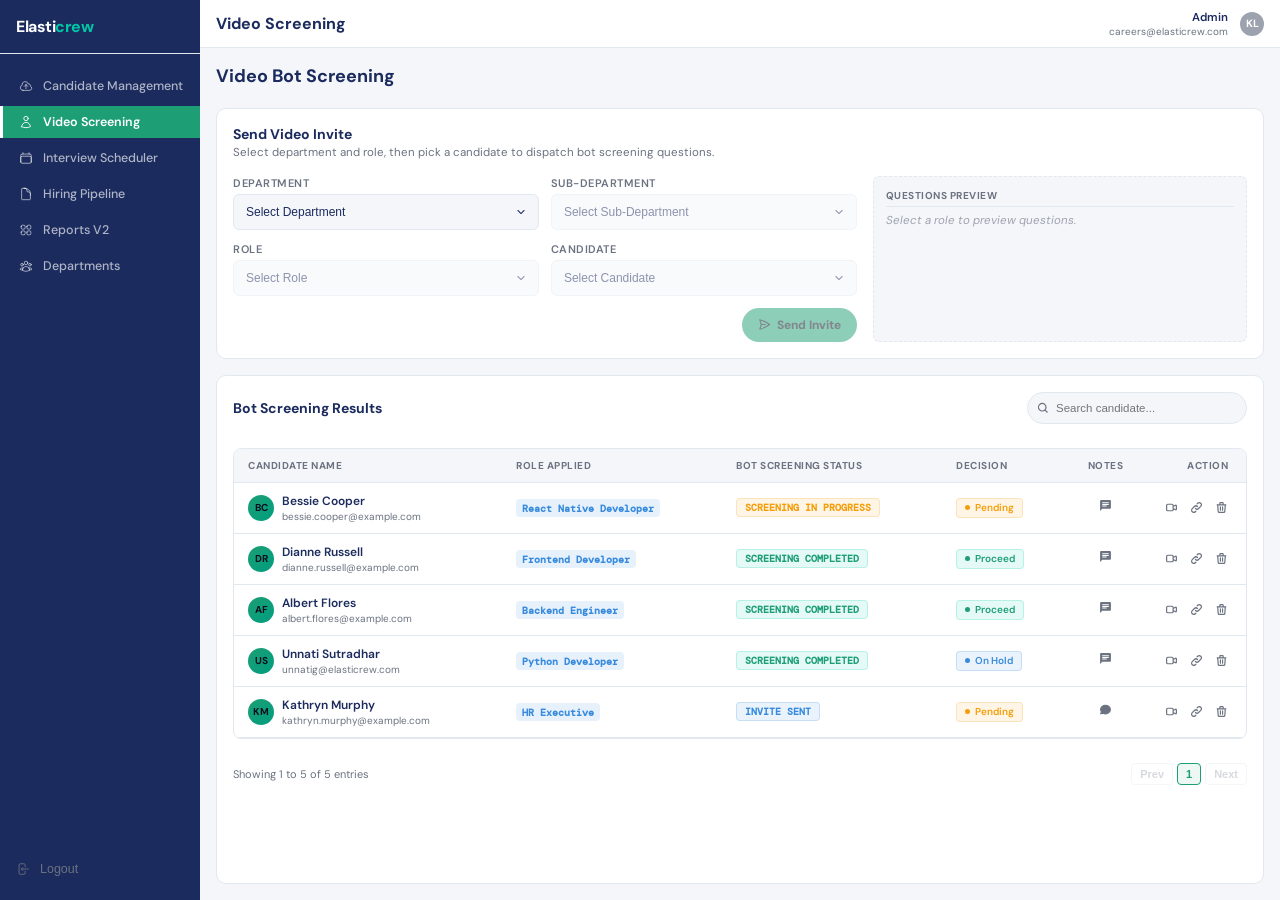
<file: video-screening.html>
<!DOCTYPE html>
<html lang="en">
<head>
  <meta charset="UTF-8">
  <meta name="viewport" content="width=device-width, initial-scale=1.0">
  <title>Video Screening | Elasticrew ATS</title>
  <!-- Load DM Sans and DM Mono from Google Fonts -->
  <link href="https://fonts.googleapis.com/css2?family=DM+Mono:wght@400;500;700&family=DM+Sans:wght@400;500;600;700&display=swap" rel="stylesheet">
  <style>
    /* ═══ DESIGN TOKENS & GENERAL RESET ═════════════════ */
    :root {
      --bg-page: #F5F6FA;
      --bg-card: #FFFFFF;
      --bg-nav: #1B2B5E;
      --accent: #1D9E75;
      --accent-hover: #15805e;
      --accent-light: rgba(29, 158, 117, 0.08);
      --text-primary: #1B2B5E;
      --text-secondary: #6B7280;
      --text-muted: #9CA3AF;
      --border-color: #E2E8F0;
      
      --font-body: 'DM Sans', -apple-system, sans-serif;
      --font-mono: 'DM Mono', monospace;
      
      --color-proceed: #1D9E75;
      --color-hold: #378ADD;
      --color-reject: #E24B4A;
      --color-tech: #7C3AED;
      --color-hr: #EC4899;
      --color-pending: #F59E0B;
    }

    * {
      box-sizing: border-box;
      margin: 0;
      padding: 0;
      -webkit-font-smoothing: antialiased;
    }

    html, body {
      width: 100vw;
      height: 100vh;
      overflow: hidden;
      background-color: var(--bg-page);
      color: var(--text-primary);
      font-family: var(--font-body);
      display: flex;
    }

    /* Custom scrollbars inside grid widgets and drawers */
    .custom-scroll::-webkit-scrollbar {
      width: 5px;
      height: 5px;
    }
    .custom-scroll::-webkit-scrollbar-track {
      background: transparent;
    }
    .custom-scroll::-webkit-scrollbar-thumb {
      background: rgba(255, 255, 255, 0.1);
      border-radius: 4px;
    }
    .custom-scroll::-webkit-scrollbar-thumb:hover {
      background: rgba(255, 255, 255, 0.25);
    }

    /* ═══ APPLICATION LAYOUT ════════════════════════════ */
    .app-container {
      display: flex;
      width: 100vw;
      height: 100vh;
      overflow: hidden;
    }

    /* Left Sidebar */
    .left-sidebar {
      width: 200px;
      min-width: 200px;
      background-color: var(--bg-nav);
      display: flex;
      flex-direction: column;
      justify-content: space-between;
      padding: 16px 0;
      z-index: 10;
      flex-shrink: 0;
    }

    .logo-area {
      padding: 0 16px 16px 16px;
      border-bottom: 1px solid var(--border-color);
    }

    .logo-title {
      font-size: 16px;
      font-weight: 700;
      color: #FFF;
      letter-spacing: -0.5px;
    }

    .logo-title span {
      color: #00C9A7; /* Teal highlighting for logo text */
    }

    .navigation-menu {
      flex-grow: 1;
      display: flex;
      flex-direction: column;
      gap: 4px;
      padding: 16px 0;
    }

    .nav-item {
      display: flex;
      align-items: center;
      gap: 10px;
      padding: 8px 16px;
      color: rgba(255, 255, 255, 0.65);
      text-decoration: none;
      font-size: 12.5px;
      font-weight: 500;
      transition: all 200ms ease;
      border-left: 3px solid transparent;
    }

    .nav-item svg {
      width: 14px;
      height: 14px;
      fill: none;
      stroke: currentColor;
      stroke-width: 1.5;
    }

    .nav-item:hover {
      color: #FFF;
      background-color: rgba(255, 255, 255, 0.05);
    }

    .nav-item.active {
      color: #FFF;
      background-color: var(--accent);
      border-left-color: #FFF;
      font-weight: 600;
    }

    .sidebar-bottom {
      padding: 0 16px;
    }

    .logout-btn {
      display: flex;
      align-items: center;
      gap: 10px;
      color: var(--text-secondary);
      background: none;
      border: none;
      font-size: 12.5px;
      font-weight: 500;
      cursor: pointer;
      width: 100%;
      text-align: left;
      padding: 8px 0;
      transition: all 200ms ease;
    }

    .logout-btn svg {
      width: 14px;
      height: 14px;
      fill: none;
      stroke: currentColor;
      stroke-width: 1.5;
    }

    .logout-btn:hover {
      color: var(--color-reject);
    }

    /* Right Section Wrapper */
    .right-content-wrapper {
      flex-grow: 1;
      height: 100%;
      display: flex;
      flex-direction: column;
      overflow: hidden;
      position: relative;
    }

    /* ═══ TOP BAR HEADER ════════════════════════════════ */
    .top-bar-header {
      height: 48px;
      min-height: 48px;
      background-color: var(--bg-card);
      border-bottom: 1px solid var(--border-color);
      display: flex;
      align-items: center;
      justify-content: space-between;
      padding: 0 16px;
      width: 100%;
      z-index: 5;
    }

    .top-bar-left {
      display: flex;
      align-items: center;
    }

    .back-nav-btn {
      background: transparent;
      border: none;
      font-size: 12px;
      font-weight: 600;
      color: var(--text-secondary);
      cursor: pointer;
      display: flex;
      align-items: center;
      gap: 4px;
      transition: color 200ms ease;
      padding: 4px 8px;
    }

    .back-nav-btn:hover {
      color: var(--text-primary);
    }

    .back-nav-btn svg {
      width: 14px;
      height: 14px;
    }

    .top-bar-center {
      display: flex;
      align-items: center;
      gap: 10px;
    }

    .cand-avatar-mini {
      width: 24px;
      height: 24px;
      border-radius: 50%;
      background-color: var(--accent);
      color: #111827;
      font-size: 10.5px;
      font-weight: 700;
      display: flex;
      align-items: center;
      justify-content: center;
    }

    /* Dynamic candidate switcher in top bar */
    .cand-selector-wrapper {
      position: relative;
    }

    .cand-selector-trigger {
      background: transparent;
      border: none;
      font-size: 13px;
      font-weight: 600;
      color: var(--text-primary);
      cursor: pointer;
      display: flex;
      align-items: center;
      gap: 4px;
      padding: 2px 4px;
    }

    .cand-selector-trigger svg {
      width: 10px;
      height: 10px;
      stroke: var(--text-secondary);
      fill: none;
      stroke-width: 2.5;
    }

    .cand-selector-list {
      position: absolute;
      top: 100%;
      left: 0;
      width: 220px;
      background: var(--bg-card);
      border: 1px solid var(--border-color);
      border-radius: 8px;
      box-shadow: 0 8px 24px rgba(0, 0, 0, 0.3);
      margin-top: 4px;
      display: none;
      flex-direction: column;
      padding: 4px;
      z-index: 70;
    }

    .cand-selector-option {
      padding: 6px 10px;
      font-size: 12px;
      color: var(--text-primary);
      cursor: pointer;
      border-radius: 4px;
      transition: all 150ms ease;
      display: flex;
      justify-content: space-between;
      align-items: center;
    }

    .cand-selector-option:hover {
      background: rgba(255, 255, 255, 0.04);
    }

    .cand-selector-option.active {
      background: var(--accent-light);
      color: var(--accent);
      font-weight: 600;
    }

    .cand-selector-option-score {
      font-family: var(--font-mono);
      font-size: 11px;
      color: var(--text-secondary);
    }

    .top-bar-email {
      font-size: 12px;
      color: var(--text-secondary);
      border-left: 1px solid var(--border-color);
      padding-left: 10px;
    }

    .top-bar-role-tag {
      background: rgba(55, 138, 221, 0.12);
      color: #378ADD;
      font-size: 10px;
      font-weight: 600;
      padding: 2.5px 8px;
      border-radius: 4px;
      font-family: var(--font-mono);
    }

    .top-bar-right {
      display: flex;
      align-items: center;
      gap: 12px;
    }

    .status-pill {
      font-size: 9.5px;
      font-weight: 700;
      padding: 2.5px 8px;
      border-radius: 4px;
      text-transform: uppercase;
      font-family: var(--font-mono);
      display: inline-block;
      border: 1px solid transparent;
    }

    .status-pill.in-progress {
      background-color: rgba(245, 158, 11, 0.1);
      color: #F59E0B;
      border-color: rgba(245, 158, 11, 0.2);
    }

    .status-pill.completed {
      background-color: rgba(0, 201, 167, 0.1);
      color: var(--accent);
      border-color: rgba(0, 201, 167, 0.2);
    }

    .status-pill.sent {
      background-color: rgba(55, 138, 221, 0.1);
      color: #378ADD;
      border-color: rgba(55, 138, 221, 0.2);
    }

    .progress-tracker-group {
      display: flex;
      align-items: center;
      gap: 6px;
    }

    .progress-label {
      font-size: 11px;
      font-weight: 500;
      color: var(--text-secondary);
    }

    .progress-bar-bg {
      width: 70px;
      height: 4px;
      background-color: rgba(255, 255, 255, 0.08);
      border-radius: 2px;
      overflow: hidden;
    }

    .progress-bar-fill {
      height: 100%;
      background-color: var(--accent);
      width: 0%;
      transition: width 300ms ease;
    }

    .progress-percent {
      font-family: var(--font-mono);
      font-size: 11.5px;
      font-weight: 700;
      color: var(--text-primary);
    }

    .ws-icon-btn-header {
      background: none;
      border: none;
      color: var(--text-secondary);
      cursor: pointer;
      padding: 4px;
      display: flex;
      align-items: center;
      justify-content: center;
      transition: color 200ms ease;
    }

    .ws-icon-btn-header:hover {
      color: var(--text-primary);
    }

    .ws-icon-btn-header svg {
      width: 14px;
      height: 14px;
    }

    /* ═══ CANDIDATE LIST VIEW ═══════════════════════════ */
    #screening-list-view {
      display: flex;
      flex-direction: column;
      flex-grow: 1;
      width: 100%;
      height: 100%;
      overflow-y: auto;
      padding: 16px;
      gap: 16px;
    }

    .page-main-title {
      font-size: 18px;
      font-weight: 700;
      color: var(--text-primary);
      margin-bottom: 4px;
    }

    .premium-dark-card {
      background-color: var(--bg-card);
      border: 1px solid var(--border-color);
      border-radius: 10px;
      padding: 16px;
      display: flex;
      flex-direction: column;
      gap: 14px;
    }

    .card-title-block {
      display: flex;
      flex-direction: column;
      gap: 2px;
    }

    .card-title-text {
      font-size: 14px;
      font-weight: 700;
      color: var(--text-primary);
    }

    .card-subtitle-text {
      font-size: 11.5px;
      color: var(--text-secondary);
      line-height: 1.45;
    }

    /* Cascade invite layout */
    .invite-form-grid {
      display: grid;
      grid-template-columns: repeat(2, 1fr);
      gap: 12px;
    }

    .invite-form-group {
      display: flex;
      flex-direction: column;
      gap: 4px;
    }

    .invite-form-label {
      font-size: 11px;
      font-weight: 600;
      color: var(--text-secondary);
      text-transform: uppercase;
      letter-spacing: 0.5px;
    }

    /* Selector triggers */
    .custom-select-container {
      position: relative;
    }

    .custom-select-trigger {
      background-color: var(--bg-page);
      border: 1px solid var(--border-color);
      border-radius: 6px;
      padding: 8px 12px;
      font-size: 12px;
      font-weight: 500;
      color: var(--text-primary);
      width: 100%;
      cursor: pointer;
      display: flex;
      align-items: center;
      justify-content: space-between;
      text-align: left;
      height: 36px;
      transition: all 200ms ease;
    }

    .custom-select-trigger:hover:not(:disabled) {
      border-color: var(--accent);
    }

    .custom-select-trigger:disabled {
      opacity: 0.5;
      cursor: not-allowed;
    }

    .custom-select-trigger svg {
      width: 10px;
      height: 10px;
      stroke: var(--text-secondary);
      fill: none;
      stroke-width: 2.5;
    }

    .custom-select-container.open .custom-select-trigger svg {
      transform: rotate(180deg);
    }

    .custom-select-dropdown {
      position: absolute;
      top: 100%;
      left: 0;
      width: 100%;
      margin-top: 4px;
      background-color: var(--bg-card);
      border: 1px solid var(--border-color);
      border-radius: 6px;
      z-index: 50;
      display: none;
      flex-direction: column;
      padding: 6px;
      box-shadow: 0 8px 24px rgba(0, 0, 0, 0.4);
    }

    .dropdown-input-search {
      width: 100%;
      height: 30px;
      background: var(--bg-page);
      border: 1px solid var(--border-color);
      color: var(--text-primary);
      border-radius: 4px;
      padding: 0 8px;
      font-size: 11px;
      outline: none;
      margin-bottom: 6px;
    }

    .dropdown-options-wrap {
      max-height: 140px;
      overflow-y: auto;
      display: flex;
      flex-direction: column;
    }

    .dropdown-option-item {
      padding: 6px 8px;
      font-size: 11.5px;
      color: var(--text-secondary);
      cursor: pointer;
      border-radius: 4px;
      transition: all 150ms ease;
    }

    .dropdown-option-item:hover {
      background-color: rgba(255, 255, 255, 0.03);
      color: var(--text-primary);
    }

    .dropdown-option-item.active {
      background-color: var(--accent-light);
      color: var(--accent);
      font-weight: 600;
    }

    .invite-preview-pane {
      background-color: var(--bg-page);
      border: 1px dashed var(--border-color);
      border-radius: 6px;
      padding: 12px;
      display: flex;
      flex-direction: column;
      gap: 6px;
    }

    .invite-preview-title {
      font-size: 10px;
      font-weight: 700;
      color: var(--text-secondary);
      text-transform: uppercase;
      letter-spacing: 0.5px;
      border-bottom: 1px solid var(--border-color);
      padding-bottom: 4px;
    }

    .invite-preview-list-content {
      font-size: 11.5px;
      color: var(--text-secondary);
      line-height: 1.45;
      display: flex;
      flex-direction: column;
      gap: 4px;
    }

    .btn-action-send {
      align-self: flex-end;
      background-color: var(--accent);
      color: #0A0F1E;
      border: none;
      height: 34px;
      padding: 0 16px;
      font-family: var(--font-body);
      font-size: 12px;
      font-weight: 700;
      border-radius: 20px;
      cursor: pointer;
      display: flex;
      align-items: center;
      gap: 6px;
      transition: all 200ms ease;
    }

    .btn-action-send:hover:not(:disabled) {
      background-color: var(--accent-hover);
    }

    .btn-action-send:disabled {
      opacity: 0.5;
      cursor: not-allowed;
    }

    .table-tools-header {
      display: flex;
      justify-content: space-between;
      align-items: center;
      margin-bottom: 10px;
    }

    .search-box-wrap {
      position: relative;
      width: 220px;
    }

    .search-box-input {
      width: 100%;
      height: 32px;
      background: var(--bg-page);
      border: 1px solid var(--border-color);
      border-radius: 20px;
      padding: 0 10px 0 28px;
      font-size: 11.5px;
      color: var(--text-primary);
      outline: none;
      transition: border-color 200ms ease;
    }

    .search-box-input:focus {
      border-color: var(--accent);
    }

    .search-box-icon {
      position: absolute;
      left: 10px;
      top: 50%;
      transform: translateY(-50%);
      color: var(--text-secondary);
      display: flex;
      align-items: center;
    }

    .search-box-icon svg {
      width: 12px;
      height: 12px;
      stroke-width: 2.5;
    }

    .table-container-wrap {
      border: 1px solid var(--border-color);
      border-radius: 8px;
      overflow: hidden;
      width: 100%;
    }

    .list-table {
      width: 100%;
      border-collapse: collapse;
      text-align: left;
    }

    .list-table th {
      background-color: var(--bg-page);
      color: var(--text-secondary);
      font-size: 10px;
      font-weight: 700;
      padding: 10px 14px;
      text-transform: uppercase;
      letter-spacing: 0.5px;
      border-bottom: 1px solid var(--border-color);
    }

    .list-table td {
      padding: 10px 14px;
      border-bottom: 1px solid var(--border-color);
      font-size: 12px;
      color: var(--text-primary);
      vertical-align: middle;
      height: 48px;
      white-space: nowrap;
    }

    .list-table tbody tr {
      cursor: pointer;
      transition: background-color 150ms ease;
    }

    .list-table tbody tr:hover {
      background-color: rgba(255, 255, 255, 0.02);
    }

    .row-candidate-flex {
      display: flex;
      align-items: center;
      gap: 8px;
    }

    .row-candidate-avatar {
      width: 26px;
      height: 26px;
      border-radius: 50%;
      background: linear-gradient(135deg, var(--accent) 0%, #009E7E 100%);
      color: #0A0F1E;
      font-size: 10px;
      font-weight: 700;
      display: flex;
      align-items: center;
      justify-content: center;
    }

    .row-candidate-info {
      display: flex;
      flex-direction: column;
      gap: 1px;
    }

    .row-cand-name {
      font-weight: 600;
      font-size: 12px;
      color: var(--text-primary);
    }

    .row-cand-email {
      font-size: 10px;
      color: var(--text-secondary);
    }

    .row-role-tag {
      background: rgba(55, 138, 221, 0.12);
      color: #378ADD;
      font-size: 10px;
      font-weight: 600;
      padding: 2.5px 6px;
      border-radius: 4px;
      font-family: var(--font-mono);
    }

    .decision-badge-pill {
      font-size: 10px;
      font-weight: 600;
      padding: 2.5px 8px;
      border-radius: 4px;
      display: inline-flex;
      align-items: center;
      gap: 5px;
      border: 1px solid transparent;
    }

    .decision-badge-pill.proceed { background: rgba(0, 201, 167, 0.1); color: var(--accent); border-color: rgba(0, 201, 167, 0.2); }
    .decision-badge-pill.hold { background: rgba(55, 138, 221, 0.1); color: #378ADD; border-color: rgba(55, 138, 221, 0.2); }
    .decision-badge-pill.reject { background: rgba(226, 75, 74, 0.1); color: #E24B4A; border-color: rgba(226, 75, 74, 0.2); }
    .decision-badge-pill.tech { background: rgba(124, 58, 237, 0.1); color: #7C3AED; border-color: rgba(124, 58, 237, 0.2); }
    .decision-badge-pill.hr { background: rgba(236, 72, 153, 0.1); color: #EC4899; border-color: rgba(236, 72, 153, 0.2); }
    .decision-badge-pill.pending { background: rgba(245, 158, 11, 0.1); color: #F59E0B; border-color: rgba(245, 158, 11, 0.2); }

    .decision-dot {
      width: 5px;
      height: 5px;
      border-radius: 50%;
      background-color: currentColor;
    }

    .table-actions-row {
      display: flex;
      justify-content: flex-end;
      gap: 4px;
    }

    .table-action-icon-btn {
      background: none;
      border: none;
      color: var(--text-secondary);
      cursor: pointer;
      padding: 4px;
      border-radius: 4px;
      transition: all 150ms ease;
      display: inline-flex;
      align-items: center;
      justify-content: center;
    }

    .table-action-icon-btn:hover {
      color: var(--text-primary);
      background-color: rgba(255, 255, 255, 0.04);
    }

    .table-action-icon-btn.view-interview-btn:hover {
      color: var(--accent);
      background-color: var(--accent-light);
    }

    .table-action-icon-btn svg {
      width: 13px;
      height: 13px;
      stroke-width: 2.2;
    }

    .table-note-indicator-btn {
      color: var(--text-secondary);
      cursor: pointer;
      background: none;
      border: none;
      display: inline-flex;
      align-items: center;
      justify-content: center;
    }
    .table-note-indicator-btn:hover {
      color: var(--accent);
    }
    .table-note-indicator-btn svg {
      width: 13px;
      height: 13px;
      fill: currentColor;
    }

    .list-pagination-bar {
      display: flex;
      align-items: center;
      justify-content: space-between;
      margin-top: 10px;
    }

    .pagination-counter-text {
      font-size: 11px;
      color: var(--text-secondary);
    }

    .pagination-actions-wrap {
      display: flex;
      gap: 4px;
    }

    .pagination-btn {
      background: var(--bg-card);
      border: 1px solid var(--border-color);
      color: var(--text-primary);
      font-size: 11px;
      font-weight: 600;
      padding: 4px 8px;
      border-radius: 4px;
      cursor: pointer;
      transition: all 150ms ease;
    }

    .pagination-btn:hover:not(:disabled) {
      border-color: var(--accent);
      color: var(--accent);
    }

    .pagination-btn.active {
      background-color: var(--accent-light);
      border-color: var(--accent);
      color: var(--accent);
    }

    .pagination-btn:disabled {
      opacity: 0.4;
      cursor: not-allowed;
      border-color: var(--border-color);
      color: var(--text-muted);
    }

    /* ═══ CANDIDATE REVIEW WORKSPACE ════════════════════ */
    #candidate-review-workspace {
      display: none;
      flex-direction: row;
      flex-grow: 1;
      width: 100%;
      height: 100%;
      overflow: hidden;
    }

    /* Center workspace panel */
    .center-workspace-panel {
      flex-grow: 1;
      height: 100%;
      display: flex;
      flex-direction: column;
      padding: 16px;
      gap: 12px;
      overflow: hidden;
      background-color: var(--bg-page);
    }

    /* Video Player Block (Max 42vh) */
    .ws-video-player-container {
      background: var(--bg-card);
      border: 1px solid var(--border-color);
      border-radius: 10px;
      height: 42vh;
      display: flex;
      flex-direction: column;
      justify-content: space-between;
      position: relative;
      overflow: hidden;
      flex-shrink: 0;
      width: 100%;
      max-width: 720px;
      margin: 0 auto;
    }

    .ws-video-screen {
      flex-grow: 1;
      position: relative;
      display: flex;
      flex-direction: column;
      align-items: center;
      justify-content: center;
      background-color: #05070a;
    }

    /* Centered Play overlay circle button */
    .ws-video-play-overlay-btn {
      width: 46px;
      height: 46px;
      border-radius: 50%;
      background-color: var(--accent);
      border: none;
      display: flex;
      align-items: center;
      justify-content: center;
      cursor: pointer;
      box-shadow: 0 4px 16px rgba(29, 158, 117, 0.3);
      transition: transform 200ms ease, opacity 200ms ease;
      z-index: 6;
    }

    .ws-video-play-overlay-btn:hover {
      transform: scale(1.08);
    }

    .ws-video-play-overlay-btn svg {
      width: 18px;
      height: 18px;
      fill: #FFFFFF;
      margin-left: 2px;
    }

    /* Waves below play button */
    .ws-waveform-dots {
      display: flex;
      align-items: center;
      gap: 3px;
      justify-content: center;
      margin-top: 10px;
      z-index: 5;
    }
    .ws-wave-dot {
      width: 3px;
      background-color: var(--accent);
      border-radius: 1.5px;
      height: 6px;
      transition: height 150ms ease;
    }

    /* Pinned Question Banner */
    .ws-video-question-banner {
      position: absolute;
      bottom: 0;
      left: 0;
      right: 0;
      border-left: 3px solid var(--accent);
      background-color: #1B2B5E;
      padding: 8px 12px;
      z-index: 4;
      display: flex;
      flex-direction: column;
      gap: 2px;
      text-align: left;
    }

    .ws-banner-q-label {
      font-size: 10px;
      font-weight: 700;
      color: var(--accent);
      text-transform: uppercase;
      font-family: var(--font-mono);
      letter-spacing: 0.5px;
    }

    .ws-banner-q-text {
      font-size: 13px;
      color: #FFFFFF;
      font-weight: 500;
      overflow: hidden;
      text-overflow: ellipsis;
      white-space: nowrap;
    }

    /* Video controls & timeline */
    .ws-video-timeline-area {
      padding: 0 12px;
      background-color: var(--bg-page);
      height: 12px;
      display: flex;
      align-items: center;
      border-top: 1px solid var(--border-color);
    }

    .ws-timeline-progress-bar {
      height: 4px;
      background: rgba(0, 0, 0, 0.08);
      position: relative;
      border-radius: 2px;
      cursor: pointer;
      width: 100%;
    }

    .ws-timeline-fill {
      height: 100%;
      background: var(--accent);
      width: 0%;
      border-radius: 2px;
    }

    .ws-timeline-handle {
      position: absolute;
      top: 50%;
      left: 0%;
      transform: translate(-50%, -50%);
      width: 8px;
      height: 8px;
      border-radius: 50%;
      background: #FFF;
      border: 2px solid var(--accent);
      z-index: 4;
    }

    .ws-timeline-chapter-marker {
      position: absolute;
      top: 50%;
      transform: translate(-50%, -50%);
      width: 6px;
      height: 6px;
      border-radius: 50%;
      background: #FFF;
      z-index: 3;
      cursor: pointer;
    }

    .ws-video-controls-row {
      display: flex;
      align-items: center;
      justify-content: space-between;
      padding: 6px 12px;
      background-color: var(--bg-page);
      flex-wrap: nowrap;
      gap: 8px;
      flex-shrink: 0;
      height: 34px;
      border-top: 1px solid var(--border-color);
    }

    .ws-controls-left {
      display: flex;
      align-items: center;
      gap: 10px;
    }

    .ws-controls-right {
      display: flex;
      align-items: center;
      gap: 12px;
    }

    .ws-control-btn {
      background: none;
      border: none;
      color: var(--text-secondary);
      cursor: pointer;
      display: flex;
      align-items: center;
      justify-content: center;
      transition: color 200ms ease;
    }

    .ws-control-btn:hover {
      color: var(--text-primary);
    }

    .ws-control-btn svg {
      width: 15px;
      height: 15px;
    }

    .ws-time-display {
      font-family: var(--font-mono);
      font-size: 11px;
      color: var(--text-secondary);
    }

    /* Q1 navigator */
    .ws-q-nav-pill-badge {
      display: flex;
      align-items: center;
      background: transparent;
      border: 1px solid var(--border-color);
      border-radius: 20px;
      padding: 1.5px 6px;
      gap: 4px;
    }

    .ws-q-nav-arrow {
      background: none;
      border: none;
      color: var(--text-secondary);
      font-size: 9px;
      cursor: pointer;
      font-weight: 700;
      padding: 0 3px;
    }

    .ws-q-nav-arrow:hover {
      color: var(--accent);
    }

    .ws-q-nav-text-label {
      font-family: var(--font-mono);
      font-size: 9.5px;
      font-weight: 700;
      color: var(--text-primary);
    }

    /* Styled speed selector dropdown pill */
    .ws-speed-select-wrapper {
      position: relative;
    }

    .ws-speed-select-btn {
      background: transparent;
      border: 1px solid var(--border-color);
      color: var(--text-primary);
      font-size: 10px;
      font-family: var(--font-mono);
      padding: 2.5px 8px;
      border-radius: 20px;
      cursor: pointer;
      outline: none;
      display: flex;
      align-items: center;
      gap: 4px;
    }

    .ws-speed-select-btn:hover {
      border-color: var(--accent);
    }

    .ws-speed-dropdown-list {
      position: absolute;
      bottom: 100%;
      right: 0;
      background-color: var(--bg-card);
      border: 1px solid var(--border-color);
      border-radius: 6px;
      z-index: 60;
      display: none;
      flex-direction: column;
      padding: 4px;
      min-width: 60px;
      box-shadow: 0 -4px 16px rgba(0,0,0,0.3);
      margin-bottom: 4px;
    }

    .ws-speed-option-item {
      padding: 4px 6px;
      font-size: 10px;
      font-family: var(--font-mono);
      color: var(--text-secondary);
      cursor: pointer;
      border-radius: 4px;
      text-align: center;
    }

    .ws-speed-option-item:hover {
      background-color: rgba(255, 255, 255, 0.03);
      color: var(--text-primary);
    }

    .ws-speed-option-item.active {
      background-color: var(--accent-light);
      color: var(--accent);
      font-weight: 700;
    }

    /* Question Pill Tab Strip */
    .ws-tabs-strip-container {
      display: flex;
      gap: 6px;
      justify-content: center;
      margin: 4px 0;
      flex-shrink: 0;
    }

    .ws-tab-pill-btn {
      background: transparent;
      border: 1px solid var(--border-color);
      color: var(--text-secondary);
      padding: 4px 10px;
      border-radius: 20px;
      font-size: 10.5px;
      font-weight: 600;
      cursor: pointer;
      transition: all 200ms ease;
      font-family: var(--font-mono);
    }

    .ws-tab-pill-btn:hover {
      border-color: rgba(0, 201, 167, 0.5);
      color: var(--text-primary);
    }

    .ws-tab-pill-btn.active {
      background-color: var(--accent-light);
      border-color: var(--accent);
      color: var(--accent);
    }

    /* Bottom 2-Column Grid */
    .ws-bottom-cards-grid {
      display: grid;
      grid-template-columns: 1fr 1fr;
      gap: 12px;
      flex-grow: 1;
      min-height: 0;
    }

    .ws-widget-card {
      background-color: var(--bg-card);
      border: 1px solid var(--border-color);
      border-radius: 10px;
      padding: 14px;
      display: flex;
      flex-direction: column;
      justify-content: space-between;
      min-height: 0;
      overflow: hidden;
    }

    .ws-widget-card-header {
      display: flex;
      justify-content: space-between;
      align-items: center;
      margin-bottom: 6px;
      flex-shrink: 0;
    }

    .ws-widget-card-title {
      font-size: 11.5px;
      font-weight: 700;
      color: var(--text-primary);
      text-transform: uppercase;
      letter-spacing: 0.5px;
      display: flex;
      align-items: center;
      gap: 4px;
    }

    .ws-widget-card-title span.spark {
      color: var(--accent);
    }

    .ws-widget-card-action-link {
      background: none;
      border: none;
      color: var(--accent);
      font-size: 11px;
      font-weight: 600;
      cursor: pointer;
      padding: 0;
      display: flex;
      align-items: center;
      gap: 2px;
      transition: color 200ms ease;
    }

    .ws-widget-card-action-link:hover {
      color: var(--accent-hover);
    }

    .ws-widget-body-scroll {
      flex-grow: 1;
      overflow-y: auto;
      min-height: 0;
      display: flex;
      flex-direction: column;
      gap: 8px;
      padding-right: 2px;
    }

    .ws-evaluation-observations {
      font-size: 11.5px;
      line-height: 1.45;
      color: var(--text-primary);
      display: -webkit-box;
      -webkit-line-clamp: 2;
      -webkit-box-orient: vertical;
      overflow: hidden;
    }

    .ws-card-pill-group {
      display: flex;
      flex-direction: column;
      gap: 3px;
    }

    .ws-card-pill-label {
      font-size: 8.5px;
      font-weight: 700;
      text-transform: uppercase;
      font-family: var(--font-mono);
      letter-spacing: 0.5px;
    }
    .ws-card-pill-label.strengths { color: var(--accent); }
    .ws-card-pill-label.explore { color: #F59E0B; }

    .ws-card-pills-wrap {
      display: flex;
      flex-wrap: wrap;
      gap: 4px;
    }

    .ws-card-badge-pill {
      font-size: 9.5px;
      font-weight: 600;
      padding: 2.5px 6px;
      border-radius: 4px;
      border: 1px solid transparent;
    }

    .ws-card-badge-pill.strength {
      background: rgba(0, 201, 167, 0.1);
      color: var(--accent);
      border-color: rgba(0, 201, 167, 0.15);
    }

    .ws-card-badge-pill.explore {
      background: rgba(245, 158, 11, 0.1);
      color: #F59E0B;
      border-color: rgba(245, 158, 11, 0.15);
    }

    /* Accordion Dialogue Transcript inline */
    .ws-dialogue-accordion {
      border-top: 1px solid var(--border-color);
      padding-top: 6px;
      margin-top: auto;
    }

    .ws-accordion-toggle-btn {
      width: 100%;
      background: none;
      border: none;
      display: flex;
      align-items: center;
      justify-content: space-between;
      cursor: pointer;
      color: var(--text-primary);
      font-size: 11px;
      font-weight: 600;
      padding: 3px 0;
    }

    .ws-accordion-toggle-btn svg {
      width: 10px;
      height: 10px;
      stroke: var(--text-secondary);
      fill: none;
      stroke-width: 2.5;
      transition: transform 200ms ease;
    }

    .ws-dialogue-accordion.expanded .ws-accordion-toggle-btn svg {
      transform: rotate(90deg);
    }

    .ws-accordion-content-body {
      display: none;
      padding-top: 6px;
      flex-direction: column;
      gap: 4px;
    }

    .ws-dialogue-accordion.expanded .ws-accordion-content-body {
      display: flex;
    }

    .ws-accordion-chat-bubble {
      display: flex;
      gap: 6px;
      padding: 6px;
      border-radius: 6px;
      font-size: 10.5px;
      line-height: 1.4;
      border: 1px solid transparent;
    }

    .ws-accordion-chat-bubble.bot {
      background: rgba(255, 255, 255, 0.02);
      border-color: var(--border-color);
    }

    .ws-accordion-chat-bubble.candidate {
      background: var(--accent-light);
      border-color: rgba(0, 201, 167, 0.15);
    }

    .ws-bubble-avatar-circle {
      width: 16px;
      height: 16px;
      border-radius: 50%;
      display: flex;
      align-items: center;
      justify-content: center;
      font-size: 7.5px;
      font-weight: 700;
      color: #FFF;
      flex-shrink: 0;
    }

    .ws-accordion-chat-bubble.bot .ws-bubble-avatar-circle {
      background: var(--text-muted);
    }

    .ws-accordion-chat-bubble.candidate .ws-bubble-avatar-circle {
      background: var(--accent);
      color: #0A0F1E;
    }

    .ws-bubble-main-text-block {
      display: flex;
      flex-direction: column;
      gap: 1px;
    }

    .ws-bubble-speaker-name {
      font-weight: 700;
      font-size: 9px;
      color: var(--text-secondary);
    }

    .ws-bubble-message-text {
      color: var(--text-primary);
    }

    /* Circular donut chart */
    .ws-competency-donut-section {
      display: flex;
      align-items: center;
      justify-content: space-around;
      padding: 4px 0;
      border-bottom: 1px solid var(--border-color);
      flex-shrink: 0;
    }

    .ws-donut-wrapper-chart {
      position: relative;
      width: 52px;
      height: 52px;
    }

    .ws-donut-svg {
      transform: rotate(-90deg);
      width: 100%;
      height: 100%;
    }

    .ws-donut-circle-text {
      transform: rotate(90deg);
      transform-origin: center;
      dominant-baseline: central;
    }

    .ws-donut-label-under {
      font-size: 10px;
      font-weight: 700;
      font-family: var(--font-mono);
      text-transform: uppercase;
      margin-top: 2px;
    }

    .ws-rec-badge-pill {
      font-size: 9.5px;
      font-weight: 700;
      padding: 2.5px 8px;
      border-radius: 4px;
      text-transform: uppercase;
      font-family: var(--font-mono);
      border: 1px solid transparent;
      display: inline-block;
    }

    .ws-rec-badge-pill.under-eval {
      background: rgba(245, 158, 11, 0.1);
      color: #F59E0B;
      border-color: rgba(245, 158, 11, 0.2);
    }

    .ws-rec-badge-pill.highly-rec {
      background: rgba(0, 201, 167, 0.1);
      color: var(--accent);
      border-color: rgba(0, 201, 167, 0.2);
    }

    /* Radar Chart Container */
    .ws-competency-radar-section {
      flex-grow: 1;
      display: flex;
      align-items: center;
      justify-content: center;
      min-height: 0;
      width: 100%;
    }

    .ws-radar-svg-layout {
      width: auto;
      height: 95%;
      max-height: 110px;
      overflow: visible;
    }

    /* ═══ WORKSPACE RIGHT SIDEBAR ═══════════════════════ */
    .ws-right-sidebar {
      width: 280px;
      min-width: 280px;
      background-color: var(--bg-card);
      border-left: 1px solid var(--border-color);
      display: flex;
      flex-direction: column;
      padding: 16px;
      height: 100%;
      overflow: hidden;
      flex-shrink: 0;
    }

    .ws-right-sidebar-action-bar {
      height: 32px;
      display: flex;
      align-items: center;
      justify-content: flex-end;
      gap: 12px;
      border-bottom: 1px solid var(--border-color);
      padding-bottom: 10px;
      margin-bottom: 12px;
      flex-shrink: 0;
    }

    .ws-sidebar-profile-card {
      display: flex;
      flex-direction: column;
      align-items: center;
      text-align: center;
      gap: 6px;
      padding-bottom: 12px;
      border-bottom: 1px solid var(--border-color);
      flex-shrink: 0;
    }

    .ws-sidebar-profile-avatar {
      width: 48px;
      height: 48px;
      border-radius: 50%;
      background-color: var(--accent);
      color: #0A0F1E;
      display: flex;
      align-items: center;
      justify-content: center;
      font-size: 16px;
      font-weight: 700;
    }

    .ws-sidebar-profile-name {
      font-size: 16px;
      font-weight: 500;
      color: var(--text-primary);
    }

    .ws-sidebar-profile-meta {
      font-size: 11px;
      color: var(--text-secondary);
      display: flex;
      flex-direction: column;
      gap: 2px;
    }

    .ws-sidebar-socials-row {
      display: flex;
      gap: 8px;
      margin-top: 2px;
    }

    .ws-sidebar-social-link {
      color: var(--text-secondary);
      transition: color 200ms ease;
      display: flex;
      align-items: center;
    }

    .ws-sidebar-social-link:hover {
      color: var(--accent);
    }

    .ws-sidebar-social-link svg {
      width: 14px;
      height: 14px;
      fill: currentColor;
    }

    .ws-sidebar-decision-form {
      display: flex;
      flex-direction: column;
      gap: 16px;
      margin: 16px 0;
      flex-grow: 1;
      min-height: 0;
    }

    .ws-sidebar-form-group {
      display: flex;
      flex-direction: column;
      gap: 6px;
    }

    .ws-sidebar-section-title {
      font-size: 9.5px;
      font-weight: 700;
      color: var(--text-secondary);
      text-transform: uppercase;
      letter-spacing: 0.5px;
      font-family: var(--font-mono);
    }

    /* Styled dropdown selection for decision */
    .ws-sidebar-dropdown-container {
      position: relative;
      width: 100%;
    }

    .ws-sidebar-dropdown-trigger {
      background: var(--bg-page);
      border: 1px solid var(--border-color);
      border-radius: 8px;
      padding: 8px 12px;
      width: 100%;
      display: flex;
      align-items: center;
      justify-content: space-between;
      cursor: pointer;
      color: var(--text-primary);
      font-size: 11.5px;
      font-weight: 600;
      transition: all 200ms ease;
      height: 36px;
    }

    .ws-sidebar-dropdown-trigger:hover {
      border-color: var(--accent);
    }

    .ws-sidebar-trigger-content {
      display: flex;
      align-items: center;
      gap: 6px;
    }

    .ws-dropdown-color-dot {
      width: 6.5px;
      height: 6.5px;
      border-radius: 50%;
      display: inline-block;
      flex-shrink: 0;
    }

    .ws-dropdown-color-dot.proceed { background-color: var(--color-proceed); }
    .ws-dropdown-color-dot.hold { background-color: var(--color-hold); }
    .ws-dropdown-color-dot.reject { background-color: var(--color-reject); }
    .ws-dropdown-color-dot.tech { background-color: var(--color-tech); }
    .ws-dropdown-color-dot.hr { background-color: var(--color-hr); }
    .ws-dropdown-color-dot.pending { background-color: var(--color-pending); }

    .ws-sidebar-dropdown-trigger svg {
      width: 9px;
      height: 9px;
      stroke: var(--text-secondary);
      fill: none;
      stroke-width: 2.5;
      transition: transform 200ms ease;
    }

    .ws-sidebar-dropdown-container.open .ws-sidebar-dropdown-trigger svg {
      transform: rotate(180deg);
    }

    .ws-sidebar-dropdown-options-list {
      position: absolute;
      bottom: 100%;
      left: 0;
      width: 100%;
      margin-bottom: 4px;
      background-color: var(--bg-card);
      border: 1px solid var(--border-color);
      border-radius: 8px;
      z-index: 50;
      display: none;
      flex-direction: column;
      padding: 4px 0;
      box-shadow: 0 -8px 24px rgba(0, 0, 0, 0.4);
    }

    .ws-sidebar-dropdown-option-item {
      padding: 7px 12px;
      font-size: 11.5px;
      color: var(--text-primary);
      cursor: pointer;
      display: flex;
      align-items: center;
      gap: 6px;
      transition: all 150ms ease;
    }

    .ws-sidebar-dropdown-option-item:hover {
      background-color: rgba(0, 0, 0, 0.03);
    }

    .ws-sidebar-dropdown-option-item.active {
      color: var(--accent);
      font-weight: 600;
      background-color: var(--accent-light);
    }

    /* Remarks Feedback */
    .ws-sidebar-remarks-wrapper {
      position: relative;
    }

    .ws-sidebar-remarks-textarea {
      width: 100%;
      background: var(--bg-page);
      border: 1px solid var(--border-color);
      border-radius: 8px;
      padding: 8px 10px;
      color: var(--text-primary);
      font-family: var(--font-body);
      font-size: 11.5px;
      line-height: 1.4;
      resize: none;
      height: 60px; /* roughly 3 lines visible */
      cursor: pointer;
      outline: none;
      box-sizing: border-box;
      transition: border-color 200ms ease;
    }

    .ws-sidebar-remarks-textarea:hover {
      border-color: var(--accent);
    }

    .ws-sidebar-expand-icon-btn {
      position: absolute;
      top: 6px;
      right: 6px;
      background: none;
      border: none;
      color: var(--text-muted);
      cursor: pointer;
      display: flex;
      align-items: center;
      justify-content: center;
    }

    .ws-sidebar-expand-icon-btn:hover {
      color: var(--accent);
    }

    .ws-sidebar-expand-icon-btn svg {
      width: 10px;
      height: 10px;
      stroke: currentColor;
      fill: none;
      stroke-width: 2.5;
    }

    /* Anchored popover remarks editor */
    .ws-remarks-popover-editor {
      position: absolute;
      right: 290px;
      bottom: 60px;
      width: 310px;
      background: var(--bg-card);
      border: 1px solid var(--border-color);
      border-radius: 10px;
      display: none;
      flex-direction: column;
      padding: 10px;
      z-index: 60;
      box-shadow: 0 8px 24px rgba(0, 0, 0, 0.4);
    }

    .ws-popover-header-row {
      display: flex;
      justify-content: space-between;
      align-items: center;
      margin-bottom: 6px;
    }

    .ws-popover-header-title {
      font-size: 9.5px;
      font-weight: 700;
      color: var(--text-secondary);
      text-transform: uppercase;
      font-family: var(--font-mono);
    }

    .ws-popover-close-btn {
      background: none;
      border: none;
      color: var(--text-secondary);
      font-size: 16px;
      cursor: pointer;
      display: flex;
      align-items: center;
      justify-content: center;
    }

    .ws-popover-close-btn:hover {
      color: var(--text-primary);
    }

    .ws-popover-textarea-field {
      width: 100%;
      background: var(--bg-page);
      border: 1px solid var(--border-color);
      border-radius: 6px;
      padding: 8px;
      color: var(--text-primary);
      font-family: var(--font-body);
      font-size: 11.5px;
      line-height: 1.4;
      height: 110px;
      resize: none;
      outline: none;
    }

    .ws-popover-textarea-field:focus {
      border-color: var(--accent);
    }

    .ws-popover-footer-row {
      display: flex;
      justify-content: flex-end;
      margin-top: 6px;
    }

    .ws-popover-save-action-btn {
      background: var(--accent);
      color: #FFFFFF;
      border: none;
      border-radius: 4px;
      padding: 5px 10px;
      font-size: 11px;
      font-weight: 700;
      cursor: pointer;
      transition: background-color 200ms ease;
    }

    .ws-popover-save-action-btn:hover {
      background-color: var(--accent-hover);
    }

    /* Bottom Pinned Block */
    .ws-right-sidebar-bottom-block {
      border-top: 1px solid var(--border-color);
      padding-top: 10px;
      margin-top: auto;
      display: flex;
      flex-direction: column;
      gap: 6px;
      flex-shrink: 0;
    }

    .ws-bottom-score-row {
      display: flex;
      justify-content: space-between;
      align-items: center;
    }

    .ws-bottom-score-label {
      font-size: 9.5px;
      font-weight: 700;
      color: var(--text-secondary);
      text-transform: uppercase;
      font-family: var(--font-mono);
      letter-spacing: 0.5px;
    }

    .ws-bottom-score-value {
      font-family: var(--font-mono);
      font-size: 12.5px;
      font-weight: 700;
      color: var(--accent);
    }

    .ws-bottom-progress-bar-bg {
      width: 100%;
      height: 4px;
      background-color: rgba(0, 0, 0, 0.08);
      border-radius: 2px;
      overflow: hidden;
    }

    .ws-bottom-progress-bar-fill {
      height: 100%;
      background-color: var(--accent);
      width: 0%;
      transition: width 300ms ease;
    }

    .ws-bottom-rec-row {
      display: flex;
      justify-content: space-between;
      align-items: center;
      margin-top: 1px;
    }

    .ws-bottom-rec-label {
      font-size: 11px;
      color: var(--text-secondary);
    }

    .ws-bottom-rec-badge-pill {
      font-size: 9.5px;
      font-weight: 700;
      padding: 2.5px 8px;
      border-radius: 4px;
      text-transform: uppercase;
      font-family: var(--font-mono);
      border: 1px solid transparent;
    }

    .ws-bottom-rec-badge-pill.highly-rec {
      background: var(--accent-light);
      color: var(--accent);
      border-color: rgba(29, 158, 117, 0.25);
    }

    .ws-bottom-rec-badge-pill.under-eval {
      background: rgba(245, 158, 11, 0.1);
      color: #F59E0B;
      border-color: rgba(245, 158, 11, 0.25);
    }

    .ws-bottom-save-decision-btn {
      width: 100%;
      height: 44px;
      border-radius: 8px;
      background: var(--accent);
      color: #FFFFFF;
      border: none;
      font-size: 12.5px;
      font-weight: 700;
      cursor: pointer;
      display: flex;
      align-items: center;
      justify-content: center;
      gap: 6px;
      transition: all 200ms ease;
      margin-top: 4px;
    }

    .ws-bottom-save-decision-btn:hover {
      background-color: var(--accent-hover);
    }

    .ws-bottom-save-decision-btn svg {
      width: 14px;
      height: 14px;
      fill: currentColor;
    }

    /* ═══ SLIDE DRAWER OVERLAY & BODY ═══════════════════ */
    .drawer-overlay {
      position: fixed;
      inset: 0;
      background: rgba(10, 15, 30, 0.6);
      backdrop-filter: blur(8px);
      -webkit-backdrop-filter: blur(8px);
      z-index: 99;
      display: none;
      opacity: 0;
      transition: opacity 200ms ease;
    }

    .slide-drawer {
      position: fixed;
      top: 0;
      right: 0;
      bottom: 0;
      width: 360px;
      background: var(--bg-card);
      border-left: 1px solid var(--border-color);
      z-index: 100;
      transform: translateX(100%);
      transition: transform 200ms ease;
      display: flex;
      flex-direction: column;
    }

    .slide-drawer.open {
      transform: translateX(0);
    }

    .drawer-header-block {
      display: flex;
      align-items: center;
      justify-content: space-between;
      padding: 14px 18px;
      border-bottom: 1px solid var(--border-color);
      flex-shrink: 0;
    }

    .drawer-title-label {
      font-size: 13px;
      font-weight: 700;
      color: var(--text-primary);
      text-transform: uppercase;
      letter-spacing: 0.5px;
    }

    .drawer-close-btn-trigger {
      background: none;
      border: none;
      color: var(--text-secondary);
      font-size: 22px;
      cursor: pointer;
      display: flex;
      align-items: center;
      justify-content: center;
      padding: 4px;
      line-height: 1;
    }

    .drawer-close-btn-trigger:hover {
      color: var(--text-primary);
    }

    .drawer-body-scroll-pane {
      flex-grow: 1;
      overflow-y: auto;
      padding: 16px;
      display: flex;
      flex-direction: column;
      gap: 16px;
    }

    .drawer-section-card {
      display: flex;
      flex-direction: column;
      gap: 6px;
    }

    .drawer-section-heading {
      font-size: 10px;
      font-weight: 700;
      color: var(--accent);
      text-transform: uppercase;
      letter-spacing: 0.5px;
      font-family: var(--font-mono);
      border-bottom: 1px solid var(--border-color);
      padding-bottom: 4px;
    }

    .drawer-paragraph-text {
      font-size: 12px;
      line-height: 1.5;
      color: var(--text-primary);
    }

    .drawer-transcript-chat-pane {
      display: flex;
      flex-direction: column;
      gap: 8px;
    }

    .drawer-chat-bubble {
      display: flex;
      flex-direction: column;
      gap: 3px;
      padding: 8px 10px;
      border-radius: 8px;
      font-size: 12px;
      line-height: 1.45;
    }

    .drawer-chat-bubble.bot {
      background: var(--bg-page);
      border-left: 3px solid var(--text-muted);
    }

    .drawer-chat-bubble.cand {
      background: var(--accent-light);
      border-left: 3px solid var(--accent);
    }

    .drawer-bubble-speaker {
      font-weight: 700;
      font-size: 10px;
      color: var(--text-secondary);
    }

    .drawer-bubble-text {
      color: var(--text-primary);
    }

    .drawer-metric-breakdown-row {
      display: flex;
      justify-content: space-between;
      align-items: center;
      padding: 6px 0;
      border-bottom: 1px solid var(--border-color);
    }

    .drawer-metric-label-txt {
      font-size: 12px;
      color: var(--text-secondary);
    }

    .drawer-metric-value-num {
      font-family: var(--font-mono);
      font-size: 12px;
      font-weight: 700;
      color: var(--text-primary);
    }

    .drawer-footer-actions {
      padding: 12px 18px;
      border-top: 1px solid var(--border-color);
      display: flex;
      justify-content: flex-end;
      flex-shrink: 0;
    }

    /* ═══ TOAST NOTIFICATION ══════════════════════════ */
    .toast-holder-wrap {
      position: fixed;
      bottom: 20px;
      left: 50%;
      transform: translateX(-50%);
      z-index: 150;
      display: flex;
      flex-direction: column;
      gap: 6px;
      pointer-events: none;
    }

    .toast-banner-box {
      background: var(--bg-card);
      border: 1px solid rgba(0, 201, 167, 0.2);
      border-left: 4px solid var(--accent);
      border-radius: 6px;
      padding: 8px 16px;
      color: var(--text-primary);
      font-size: 12px;
      font-weight: 600;
      display: flex;
      align-items: center;
      gap: 8px;
      box-shadow: 0 4px 16px rgba(0,0,0,0.3);
      animation: toastIn 200ms ease forwards;
    }

    @keyframes toastIn {
      from { opacity: 0; transform: translateY(10px); }
      to { opacity: 1; transform: translateY(0); }
    }

    .toast-banner-box.removing {
      animation: toastOut 200ms ease forwards;
    }

    @keyframes toastOut {
      to { opacity: 0; transform: translateY(10px); }
    }
  </style>
</head>
<body>

  <div class="app-container">
    
    <!-- LEFT SIDEBAR -->
    <aside class="left-sidebar">
      <div class="logo-area">
        <h2 class="logo-title">Elasti<span>crew</span></h2>
      </div>
      
      <nav class="navigation-menu">
        <a href="index.html" class="nav-item">
          <svg viewBox="0 0 24 24"><path stroke="currentColor" stroke-width="1.5" stroke-linecap="round" stroke-linejoin="round" d="M12 16.5V9.75m0 0l3 3m-3-3l-3 3M6.75 19.5a4.5 4.5 0 01-1.41-8.775 5.25 5.25 0 0110.233-2.33 3 3 0 013.758 3.848A3.752 3.752 0 0118 19.5H6.75z"/></svg>
          Candidate Management
        </a>
        <a href="video-screening.html" class="nav-item active">
          <svg viewBox="0 0 24 24"><path stroke="currentColor" stroke-width="1.5" stroke-linecap="round" stroke-linejoin="round" d="M15.75 6a3.75 3.75 0 11-7.5 0 3.75 3.75 0 017.5 0zM4.501 20.118a7.5 7.5 0 0114.998 0A17.933 17.933 0 0112 21.75c-2.676 0-5.216-.584-7.499-1.632z"/></svg>
          Video Screening
        </a>
        <a href="scheduler.html" class="nav-item">
          <svg viewBox="0 0 24 24"><path stroke="currentColor" stroke-width="1.5" stroke-linecap="round" stroke-linejoin="round" d="M6.75 3v2.25M17.25 3v2.25M3 18.75V7.5a2.25 2.25 0 012.25-2.25h13.5A2.25 2.25 0 0121 7.5v11.25m-18 0A2.25 2.25 0 005.25 21h13.5A2.25 2.25 0 0021 18.75m-18 0v-7.5A2.25 2.25 0 015.25 9h13.5A2.25 2.25 0 0121 11.25v7.5"/></svg>
          Interview Scheduler
        </a>
        <a href="reports.html" class="nav-item">
          <svg viewBox="0 0 24 24"><path stroke="currentColor" stroke-width="1.5" stroke-linecap="round" stroke-linejoin="round" d="M19.5 14.25v-2.625a3.375 3.375 0 00-3.375-3.375h-1.5A1.125 1.125 0 0113.5 7.125v-1.5a3.375 3.375 0 00-3.375-3.375H8.25m2.25 0H5.625c-.621 0-1.125.504-1.125 1.125v17.25c0 .621.504 1.125 1.125 1.125h12.75c.621 0 1.125-.504 1.125-1.125V11.25a9 9 0 00-9-9z"/></svg>
          Hiring Pipeline
        </a>
        <a href="reports-v2.html" class="nav-item">
          <svg viewBox="0 0 24 24" stroke="currentColor" fill="none"><path stroke-linecap="round" stroke-linejoin="round" stroke-width="1.5" d="M3.75 6A2.25 2.25 0 016 3.75h2.25A2.25 2.25 0 0110.5 6v2.25a2.25 2.25 0 01-2.25 2.25H6a2.25 2.25 0 01-2.25-2.25V6zM3.75 15.75A2.25 2.25 0 016 13.5h2.25a2.25 2.25 0 012.25 2.25V18a2.25 2.25 0 01-2.25 2.25H6A2.25 2.25 0 013.75 18v-2.25zM13.5 6a2.25 2.25 0 012.25-2.25H18A2.25 2.25 0 0120.25 6v2.25A2.25 2.25 0 0118 10.5h-2.25a2.25 2.25 0 01-2.25-2.25V6zM13.5 15.75a2.25 2.25 0 012.25-2.25H18a2.25 2.25 0 012.25 2.25V18A2.25 2.25 0 0118 20.25h-2.25A2.25 2.25 0 0113.5 18v-2.25z" /></svg>
          Reports V2
        </a>
        <a href="departments.html" class="nav-item">
          <svg viewBox="0 0 24 24"><path stroke="currentColor" stroke-width="1.5" stroke-linecap="round" stroke-linejoin="round" d="M18 18.72a9.094 9.094 0 003.741-.479 3 3 0 00-4.682-2.72m.94 3.198l.001.031c0 .225-.012.447-.037.666A11.944 11.944 0 0112 21c-2.17 0-4.207-.576-5.963-1.584A6.062 6.062 0 016 18.719m12 0a5.971 5.971 0 00-.941-3.197m0 0A5.995 5.995 0 0012 12.75a5.995 5.995 0 00-5.058 2.772m0 0a3 3 0 00-4.681 2.72 8.986 8.986 0 003.74.477m.94-3.197a5.971 5.971 0 00-.94 3.197M15 6.75a3 3 0 11-6 0 3 3 0 016 0zm6 3a2.25 2.25 0 11-4.5 0 2.25 2.25 0 014.5 0zm-13.5 0a2.25 2.25 0 11-4.5 0 2.25 2.25 0 014.5 0z"/></svg>
          Departments
        </a>
      </nav>
      
      <div class="sidebar-bottom">
        <button class="logout-btn" onclick="triggerLogout()">
          <svg viewBox="0 0 24 24"><path d="M15.75 9V5.25A2.25 2.25 0 0013.5 3h-6a2.25 2.25 0 00-2.25 2.25v13.5A2.25 2.25 0 007.5 21h6a2.25 2.25 0 002.25-2.25V15M12 9l-3 3m0 0l3 3m-3-3h12.75"/></svg>
          Logout
        </button>
      </div>
    </aside>

    <!-- RIGHT CONTENT WRAPPER -->
    <div class="right-content-wrapper">
      
      <!-- TOP BAR HEADER -->
      <header class="top-bar-header" id="ws-top-bar-header">
        <!-- Injected dynamically based on view (List View / Detail Review Workspace) -->
      </header>

      <!-- ════ CANDIDATE LIST VIEW ════ -->
      <section id="screening-list-view">
        <h1 class="page-main-title">Video Bot Screening</h1>
        
        <!-- Card: Send Invite cascade selectors -->
        <div class="premium-dark-card">
          <div class="card-title-block">
            <h2 class="card-title-text">Send Video Invite</h2>
            <p class="card-subtitle-text">Select department and role, then pick a candidate to dispatch bot screening questions.</p>
          </div>

          <div style="display: grid; grid-template-columns: 2fr 1.2fr; gap: 16px;">
            <div style="display: flex; flex-direction: column; gap: 12px;">
              <div class="invite-form-grid">
                <div class="invite-form-group">
                  <label class="invite-form-label">Department</label>
                  <div class="custom-select-container" id="invite-dept-container">
                    <button class="custom-select-trigger" id="invite-dept-trigger">
                      <span class="trigger-text">Select Department</span>
                      <svg viewBox="0 0 24 24"><path stroke="currentColor" stroke-linecap="round" stroke-linejoin="round" d="M19.5 8.25l-7.5 7.5-7.5-7.5"/></svg>
                    </button>
                    <div class="custom-select-dropdown">
                      <input type="text" class="dropdown-input-search" placeholder="Search department...">
                      <div class="dropdown-options-wrap" id="invite-dept-options"></div>
                    </div>
                  </div>
                </div>

                <div class="invite-form-group">
                  <label class="invite-form-label">Sub-Department</label>
                  <div class="custom-select-container" id="invite-subdept-container">
                    <button class="custom-select-trigger" id="invite-subdept-trigger" disabled>
                      <span class="trigger-text">Select Sub-Department</span>
                      <svg viewBox="0 0 24 24"><path stroke="currentColor" stroke-linecap="round" stroke-linejoin="round" d="M19.5 8.25l-7.5 7.5-7.5-7.5"/></svg>
                    </button>
                    <div class="custom-select-dropdown">
                      <input type="text" class="dropdown-input-search" placeholder="Search sub-department...">
                      <div class="dropdown-options-wrap" id="invite-subdept-options"></div>
                    </div>
                  </div>
                </div>
              </div>

              <div class="invite-form-grid">
                <div class="invite-form-group">
                  <label class="invite-form-label">Role</label>
                  <div class="custom-select-container" id="invite-role-container">
                    <button class="custom-select-trigger" id="invite-role-trigger" disabled>
                      <span class="trigger-text">Select Role</span>
                      <svg viewBox="0 0 24 24"><path stroke="currentColor" stroke-linecap="round" stroke-linejoin="round" d="M19.5 8.25l-7.5 7.5-7.5-7.5"/></svg>
                    </button>
                    <div class="custom-select-dropdown">
                      <input type="text" class="dropdown-input-search" placeholder="Search role...">
                      <div class="dropdown-options-wrap" id="invite-role-options"></div>
                    </div>
                  </div>
                </div>

                <div class="invite-form-group">
                  <label class="invite-form-label">Candidate</label>
                  <div class="custom-select-container" id="invite-cand-container">
                    <button class="custom-select-trigger" id="invite-cand-trigger" disabled>
                      <span class="trigger-text">Select Candidate</span>
                      <svg viewBox="0 0 24 24"><path stroke="currentColor" stroke-linecap="round" stroke-linejoin="round" d="M19.5 8.25l-7.5 7.5-7.5-7.5"/></svg>
                    </button>
                    <div class="custom-select-dropdown">
                      <input type="text" class="dropdown-input-search" placeholder="Search candidate...">
                      <div class="dropdown-options-wrap" id="invite-cand-options"></div>
                    </div>
                  </div>
                </div>
              </div>

              <button class="btn-action-send" id="invite-send-btn" disabled>
                <svg viewBox="0 0 24 24" fill="none" stroke="currentColor" stroke-width="2" style="width: 13px; height: 13px;"><path stroke-linecap="round" stroke-linejoin="round" d="M6 12L3.269 3.126A59.768 59.768 0 0121.485 12 59.77 59.77 0 013.27 20.876L5.999 12zm0 0h7.5"/></svg>
                Send Invite
              </button>
            </div>

            <!-- Preview pane -->
            <div class="invite-preview-pane">
              <span class="invite-preview-title">Questions Preview</span>
              <div class="invite-preview-list-content" id="invite-preview-list">
                <span style="font-style: italic; color: var(--text-muted);">Select a role to preview questions.</span>
              </div>
            </div>
          </div>
        </div>

        <!-- Card: Bot screening results table -->
        <div class="premium-dark-card" style="flex-grow: 1; min-height: 0;">
          <div class="table-tools-header">
            <h2 class="card-title-text">Bot Screening Results</h2>
            <div class="search-box-wrap">
              <span class="search-box-icon">
                <svg viewBox="0 0 24 24" fill="none" stroke="currentColor" stroke-width="2.5"><path d="M21 21l-5.197-5.197m0 0A7.5 7.5 0 105.196 5.196a7.5 7.5 0 0010.607 10.607z"/></svg>
              </span>
              <input type="text" class="search-box-input" id="cand-search-input" placeholder="Search candidate...">
            </div>
          </div>

          <div class="table-container-wrap">
            <table class="list-table">
              <thead>
                <tr>
                  <th>Candidate Name</th>
                  <th>Role Applied</th>
                  <th>Bot Screening Status</th>
                  <th>Decision</th>
                  <th style="text-align: center;">Notes</th>
                  <th style="width: 100px; text-align: right; padding-right: 18px;">Action</th>
                </tr>
              </thead>
              <tbody id="screening-table-body">
                <!-- Javascript dynamic rows -->
              </tbody>
            </table>
          </div>

          <div class="list-pagination-bar" id="table-pagination-row">
            <!-- Javascript dynamic pagination -->
          </div>
        </div>
      </section>

      <!-- ════ CANDIDATE DETAIL REVIEW WORKSPACE ════ -->
      <section id="candidate-review-workspace">
        
        <!-- Center Panel -->
        <div class="center-workspace-panel">
          
          <!-- Video player block (max 42vh) -->
          <div class="ws-video-player-container">
            <div class="ws-video-screen">
              
              <!-- Waveform dots centered below play -->
              <button class="ws-video-play-overlay-btn" id="ws-video-overlay-play-btn">
                <svg viewBox="0 0 24 24" id="ws-video-overlay-play-icon"><path d="M8 5v14l11-7z"/></svg>
              </button>

              <div class="ws-waveform-dots" id="ws-audio-visualizer-bars">
                <span class="ws-wave-dot" style="height: 6px;"></span>
                <span class="ws-wave-dot" style="height: 12px;"></span>
                <span class="ws-wave-dot" style="height: 18px;"></span>
                <span class="ws-wave-dot" style="height: 8px;"></span>
                <span class="ws-wave-dot" style="height: 14px;"></span>
                <span class="ws-wave-dot" style="height: 20px;"></span>
                <span class="ws-wave-dot" style="height: 10px;"></span>
                <span class="ws-wave-dot" style="height: 16px;"></span>
                <span class="ws-wave-dot" style="height: 8px;"></span>
              </div>

              <!-- Question banner pinned to bottom of screen area -->
              <div class="ws-video-question-banner">
                <span class="ws-banner-q-label" id="ws-video-banner-label">Question 1</span>
                <span class="ws-banner-q-text" id="ws-video-banner-text">Loading question content...</span>
              </div>
            </div>

            <!-- Video Timeline -->
            <div class="ws-video-timeline-area" id="ws-video-timeline">
              <div class="ws-timeline-progress-bar">
                <div class="ws-timeline-fill" id="ws-video-timeline-fill"></div>
                <div class="ws-timeline-handle" id="ws-video-timeline-handle"></div>
              </div>
            </div>

            <!-- Controls row (no wrap, no overflow) -->
            <div class="ws-video-controls-row">
              <div class="ws-controls-left">
                <button class="ws-control-btn" id="ws-video-play-btn" title="Play">
                  <svg viewBox="0 0 24 24" id="ws-video-play-icon"><path fill="currentColor" d="M8 5v14l11-7z"/></svg>
                </button>
                <button class="ws-control-btn" id="ws-video-mute-btn" title="Mute">
                  <svg viewBox="0 0 24 24" id="ws-video-mute-icon" fill="none" stroke="currentColor" stroke-width="2"><path stroke-linecap="round" stroke-linejoin="round" d="M19.114 5.636a9 9 0 010 12.728M16.463 8.288a5.25 5.25 0 010 7.424M6.75 8.25l4.72-4.72a.75.75 0 011.28.53v15.88a.75.75 0 01-1.28.53l-4.72-4.72H4.51c-.88 0-1.704-.507-1.938-1.354A9.01 9.01 0 012.25 12c0-.83.112-1.633.322-2.396C2.806 8.756 3.63 8.25 4.51 8.25H6.75z"/></svg>
                </button>
                <span class="ws-time-display" id="ws-video-time-display">0:00 / 0:00</span>
              </div>

              <div class="ws-controls-right">
                <div class="ws-q-nav-pill-badge">
                  <button class="ws-q-nav-arrow" id="ws-video-prev-q-btn" title="Prev Q">&lt;</button>
                  <span class="ws-q-nav-text-label" id="ws-video-q-badge">Q1</span>
                  <button class="ws-q-nav-arrow" id="ws-video-next-q-btn" title="Next Q">&gt;</button>
                </div>

                <!-- Custom styled Speed select dropdown -->
                <div class="ws-speed-select-wrapper" id="ws-speed-dropdown-container">
                  <button class="ws-speed-select-btn" id="ws-speed-btn">
                    <span id="ws-speed-current-val">1.0x</span> ▾
                  </button>
                  <div class="ws-speed-dropdown-list" id="ws-speed-options-list">
                    <div class="ws-speed-option-item" data-value="0.5">0.5x</div>
                    <div class="ws-speed-option-item" data-value="0.75">0.75x</div>
                    <div class="ws-speed-option-item active" data-value="1.0">1.0x</div>
                    <div class="ws-speed-option-item" data-value="1.25">1.25x</div>
                    <div class="ws-speed-option-item" data-value="1.5">1.5x</div>
                    <div class="ws-speed-option-item" data-value="2.0">2.0x</div>
                  </div>
                </div>

                <button class="ws-control-btn" id="ws-video-fullscreen-btn" title="Fullscreen">
                  <svg viewBox="0 0 24 24" fill="none" stroke="currentColor" stroke-width="2"><path stroke-linecap="round" stroke-linejoin="round" d="M3.75 3.75v4.5m0-4.5h4.5m-4.5 0L9 9M20.25 3.75v4.5m0-4.5h-4.5m4.5 0L15 9M3.75 20.25v-4.5m0 4.5h4.5m-4.5 0L9 15M20.25 20.25v-4.5m0 4.5h-4.5m4.5 0L15 15"/></svg>
                </button>
              </div>
            </div>
          </div>

          <!-- Question Tabs horizontal pill strip -->
          <div class="ws-tabs-strip-container" id="ws-question-tabs">
            <!-- Injected dynamically -->
          </div>

          <!-- Bottom 2-Column Grid -->
          <div class="ws-bottom-cards-grid">
            <!-- Left Card: AI Summary -->
            <div class="ws-widget-card">
              <div class="ws-widget-card-header">
                <h3 class="ws-widget-card-title"><span class="spark">✦</span> AI Summary & Evaluation</h3>
                <button class="ws-widget-card-action-link" onclick="openDrawer('ai-summary')">
                  See more &rarr;
                </button>
              </div>
              
              <div class="ws-widget-body-scroll custom-scroll">
                <p class="ws-evaluation-observations" id="ws-ai-summary-text">Observations loading...</p>
                
                <div class="ws-card-pill-group">
                  <span class="ws-card-pill-label strengths">Key Strengths</span>
                  <div class="ws-card-pills-wrap" id="ws-ai-strengths-pills">
                    <!-- badges -->
                  </div>
                </div>

                <div class="ws-card-pill-group">
                  <span class="ws-card-pill-label explore">Areas to Explore</span>
                  <div class="ws-card-pills-wrap" id="ws-ai-explore-pills">
                    <!-- badges -->
                  </div>
                </div>

                <!-- Collapse Accordion transcript inline -->
                <div class="ws-dialogue-accordion" id="ws-transcript-accordion">
                  <button class="ws-accordion-toggle-btn" onclick="toggleTranscriptAccordion()">
                    <span>▶ Dialogue Transcript</span>
                    <svg viewBox="0 0 24 24"><path stroke="currentColor" stroke-linecap="round" stroke-linejoin="round" d="M8.25 4.5l7.5 7.5-7.5 7.5"/></svg>
                  </button>
                  <div class="ws-accordion-content-body">
                    <div id="ws-accordion-chat-bubbles" style="display: flex; flex-direction: column; gap: 6px;">
                      <!-- bubbles dynamic -->
                    </div>
                  </div>
                </div>
              </div>
            </div>

            <!-- Right Card: Competency Assessment -->
            <div class="ws-widget-card">
              <div class="ws-widget-card-header">
                <h3 class="ws-widget-card-title">Competency Assessment</h3>
                <button class="ws-widget-card-action-link" onclick="openDrawer('competency')">
                  Detailed breakdown
                </button>
              </div>

              <!-- Donut and Recommendation row -->
              <div class="ws-competency-donut-section">
                <div class="ws-donut-wrapper-chart">
                  <svg viewBox="0 0 36 36" class="ws-donut-svg">
                    <circle cx="18" cy="18" r="15.915" fill="none" stroke="rgba(27, 43, 94, 0.06)" stroke-width="3" />
                    <circle id="ws-donut-fill" cx="18" cy="18" r="15.915" fill="none" stroke="var(--accent)" stroke-width="3" stroke-dasharray="0 100" stroke-dashoffset="0" />
                    <text x="18" y="20.5" class="ws-donut-circle-text" text-anchor="middle" font-family="'DM Mono', monospace" font-size="7.5" font-weight="700" fill="var(--text-primary)">0%</text>
                  </svg>
                </div>
                <div style="display:flex; flex-direction:column; align-items:center;">
                  <span class="ws-donut-label-under" id="ws-donut-status">Pending</span>
                  <span class="ws-rec-badge-pill under-eval" id="ws-donut-rec-pill" style="margin-top: 4px;">Under Evaluation</span>
                </div>
              </div>

              <!-- Radar/Spider Chart fully inside card -->
              <div class="ws-competency-radar-section">
                <svg viewBox="-20 -15 140 130" class="ws-radar-svg-layout">
                  <polygon points="50,15 85,50 50,85 15,50" fill="none" stroke="rgba(27, 43, 94, 0.08)" stroke-width="1" />
                  <polygon points="50,23.75 76.25,50 50,76.25 23.75,50" fill="none" stroke="rgba(27, 43, 94, 0.06)" stroke-width="0.75" />
                  <polygon points="50,32.5 67.5,50 50,67.5 32.5,50" fill="none" stroke="rgba(27, 43, 94, 0.06)" stroke-width="0.75" />
                  
                  <line x1="50" y1="15" x2="50" y2="85" stroke="rgba(27, 43, 94, 0.08)" stroke-width="1" />
                  <line x1="15" y1="50" x2="85" y2="50" stroke="rgba(27, 43, 94, 0.08)" stroke-width="1" />
                  
                  <text x="50" y="8" font-size="11" text-anchor="middle" font-weight="700" fill="var(--text-secondary)" font-family="'DM Sans', sans-serif">Clarity</text>
                  <text x="89" y="53" font-size="11" text-anchor="start" font-weight="700" fill="var(--text-secondary)" font-family="'DM Sans', sans-serif">Relevance</text>
                  <text x="50" y="96" font-size="11" text-anchor="middle" font-weight="700" fill="var(--text-secondary)" font-family="'DM Sans', sans-serif">Confidence</text>
                  <text x="11" y="53" font-size="11" text-anchor="end" font-weight="700" fill="var(--text-secondary)" font-family="'DM Sans', sans-serif">Comm.</text>
                  
                  <polygon id="ws-radar-polygon" points="50,50 50,50 50,50 50,50" fill="rgba(29, 158, 117, 0.12)" stroke="var(--accent)" stroke-width="1.5" />
                  <circle id="ws-radar-dot-clarity" cx="50" cy="50" r="2.5" fill="var(--accent)" stroke="#FFFFFF" stroke-width="0.75" />
                  <circle id="ws-radar-dot-relevance" cx="50" cy="50" r="2.5" fill="var(--accent)" stroke="#FFFFFF" stroke-width="0.75" />
                  <circle id="ws-radar-dot-confidence" cx="50" cy="50" r="2.5" fill="var(--accent)" stroke="#FFFFFF" stroke-width="0.75" />
                  <circle id="ws-radar-dot-comm" cx="50" cy="50" r="2.5" fill="var(--accent)" stroke="#FFFFFF" stroke-width="0.75" />
                </svg>
              </div>
            </div>
          </div>
        </div>

        <!-- Right Sidebar (Fixed 280px) -->
        <aside class="ws-right-sidebar">
          
          <!-- Top bar aligned controls -->
          <div class="ws-right-sidebar-action-bar">
            <button class="ws-icon-action-btn-sidebar" title="Star">
              <svg viewBox="0 0 24 24" fill="none" stroke="currentColor" stroke-width="2"><path d="M11.48 3.499c.172-.377.72-.377.892 0l2.36 4.819 5.316.772c.412.06.577.568.28.86l-3.848 3.75 1.026 5.3c.08.411-.354.726-.726.531l-4.757-2.502-4.757 2.502c-.372.195-.806-.12-.726-.531l1.026-5.3-3.848-3.75c-.297-.291-.132-.8-.28-.86l5.316-.772 2.36-4.82z"/></svg>
            </button>
            <div class="ws-right-sidebar-avatar">M</div>
            <button class="ws-icon-action-btn-sidebar" title="More">
              <svg viewBox="0 0 24 24" fill="none" stroke="currentColor" stroke-width="2"><path stroke-linecap="round" stroke-linejoin="round" d="M12 6.75a.75.75 0 110-1.5.75.75 0 010 1.5zM12 12.75a.75.75 0 110-1.5.75.75 0 010 1.5zM12 18.75a.75.75 0 110-1.5.75.75 0 010 1.5z"/></svg>
            </button>
          </div>

          <!-- Profile block -->
          <div class="ws-sidebar-profile-card">
            <div class="ws-sidebar-profile-avatar" id="ws-profile-avatar">BC</div>
            <h3 class="ws-sidebar-profile-name" id="ws-profile-name">Bessie Cooper</h3>
            <div class="ws-sidebar-profile-meta">
              <span id="ws-profile-phone">(626) 555-0193</span>
              <span id="ws-profile-location">Palo Alto, CA</span>
            </div>
            <div class="ws-sidebar-socials-row">
              <a href="#" class="ws-sidebar-social-link" title="LinkedIn" id="ws-linkedin-link" target="_blank">
                <svg viewBox="0 0 24 24"><path d="M19 3a2 2 0 0 1 2 2v14a2 2 0 0 1-2 2H5a2 2 0 0 1-2-2V5a2 2 0 0 1 2-2h14m-.5 15.5v-5.3a3.26 3.26 0 0 0-3.26-3.26c-.85 0-1.84.52-2.32 1.3v-1.11h-2.8v8.37h2.8v-4.67c0-.25.02-.5.1-.68a1.14 1.14 0 0 1 1-.77c.76 0 1 .58 1 1.42v4.7h2.8M6.5 8.37a1.37 1.37 0 1 0 0-2.75 1.37 1.37 0 0 0 0 2.75M8 18.5V10.13H5.2v8.37H8z"/></svg>
              </a>
              <a href="#" class="ws-sidebar-social-link" title="Portfolio" id="ws-portfolio-link" target="_blank">
                <svg viewBox="0 0 24 24" fill="none" stroke="currentColor" stroke-width="2"><path stroke-linecap="round" stroke-linejoin="round" d="M12 21a9.004 9.004 0 008.716-6.747M12 21a9.004 9.004 0 01-8.716-6.747M12 21c2.485 0 4.5-4.03 4.5-9S14.485 3 12 3m0 18c-2.485 0-4.5-4.03-4.5-9S9.515 3 12 3m0 0a8.997 8.997 0 017.843 4.582M12 3a8.997 8.997 0 00-7.843 4.582m15.686 0A11.953 11.953 0 0112 10.5c-2.998 0-5.74-1.1-7.843-2.918m15.686 0A8.959 8.959 0 0121 12c0 .778-.099 1.533-.284 2.253m0 0A17.919 17.919 0 0112 16.5c-3.162 0-6.133-.815-8.716-2.247m0 0A9.015 9.015 0 013 12c0-.778.099-1.533.284-2.253"/></svg>
              </a>
            </div>
          </div>

          <!-- HR Recruitment Decision section -->
          <div class="ws-sidebar-decision-form">
            <div class="ws-sidebar-form-group">
              <span class="ws-sidebar-section-title">HR Recruitment Decision</span>
              
              <div class="ws-sidebar-dropdown-container" id="ws-decision-dropdown-container">
                <button class="ws-sidebar-dropdown-trigger" id="ws-decision-trigger-btn">
                  <span class="ws-sidebar-trigger-content">
                    <span class="ws-dropdown-color-dot pending" id="ws-active-decision-dot"></span>
                    <span id="ws-active-decision-text">Select Decision</span>
                  </span>
                  <svg viewBox="0 0 24 24"><path stroke="currentColor" stroke-linecap="round" stroke-linejoin="round" d="M19.5 8.25l-7.5 7.5-7.5-7.5"/></svg>
                </button>
                <div class="ws-sidebar-dropdown-options-list" id="ws-decision-options-list">
                  <div class="ws-sidebar-dropdown-option-item" data-value="Proceed">
                    <span class="ws-dropdown-color-dot proceed"></span>Proceed (Shortlist)
                  </div>
                  <div class="ws-sidebar-dropdown-option-item" data-value="On Hold">
                    <span class="ws-dropdown-color-dot hold"></span>On Hold
                  </div>
                  <div class="ws-sidebar-dropdown-option-item" data-value="Reject">
                    <span class="ws-dropdown-color-dot reject"></span>Reject
                  </div>
                  <div class="ws-sidebar-dropdown-option-item" data-value="Move to Technical Round">
                    <span class="ws-dropdown-color-dot tech"></span>Move to Technical Round
                  </div>
                  <div class="ws-sidebar-dropdown-option-item" data-value="Move to HR Round">
                    <span class="ws-dropdown-color-dot hr"></span>Move to HR Round
                  </div>
                </div>
              </div>
            </div>

            <div class="ws-sidebar-form-group">
              <!-- Remarks expandable popover -->
              <span class="ws-sidebar-section-title">Decision Remarks / Feedback</span>
              <div class="ws-sidebar-remarks-wrapper">
                <textarea class="ws-sidebar-remarks-textarea" id="ws-remarks-notes-field" placeholder="Add remarks..." readonly onclick="toggleRemarksPopover(true)"></textarea>
                <button class="ws-sidebar-expand-icon-btn" onclick="toggleRemarksPopover(true)" title="Expand remarks editor">
                  <svg viewBox="0 0 24 24"><path stroke-linecap="round" stroke-linejoin="round" d="M3.75 3.75v4.5m0-4.5h4.5m-4.5 0L9 9M20.25 3.75v4.5m0-4.5h-4.5m4.5 0L15 9M3.75 20.25v-4.5m0 4.5h4.5m-4.5 0L9 15M20.25 20.25v-4.5m0 4.5h-4.5m4.5 0L15 15"/></svg>
                </button>
              </div>
            </div>

            <!-- Popover editor anchored adjacent to right sidebar -->
            <div class="ws-remarks-popover-editor" id="ws-remarks-popover">
              <div class="ws-popover-header-row">
                <span class="ws-popover-header-title">Remarks Editor</span>
                <button class="ws-popover-close-btn" onclick="toggleRemarksPopover(false)">&times;</button>
              </div>
              <textarea class="ws-popover-textarea-field" id="ws-popover-notes-textarea" placeholder="Type remarks..."></textarea>
              <div class="ws-popover-footer-row">
                <button class="ws-popover-save-action-btn" onclick="saveRemarksFromPopover()">Done</button>
              </div>
            </div>
          </div>

          <!-- Bottom Pinned block -->
          <div class="ws-right-sidebar-bottom-block">
            <div class="ws-bottom-score-row">
              <span class="ws-bottom-score-label">Screening Score</span>
              <span class="ws-bottom-score-value" id="ws-bottom-score-percent">90%</span>
            </div>
            <div class="ws-bottom-progress-bar-bg">
              <div class="ws-bottom-progress-bar-fill" id="ws-bottom-score-bar"></div>
            </div>
            
            <div class="ws-bottom-rec-row">
              <span class="ws-bottom-rec-label">AI Recommendation</span>
              <span class="ws-bottom-rec-badge-pill highly-rec" id="ws-bottom-rec-badge">Highly Recommended</span>
            </div>

            <button class="ws-bottom-save-decision-btn" onclick="triggerSaveDecision()">
              <svg viewBox="0 0 24 24"><path d="M9 16.2L4.8 12l-1.4 1.4L9 19 21 7l-1.4-1.4L9 16.2z"/></svg>
              Save Decision
            </button>
          </div>
        </aside>

      </section>

    </div>

  </div>

  <!-- SLIDE-OVER DRAWER -->
  <div class="drawer-overlay" id="drawer-overlay" onclick="closeDrawer()"></div>
  <div class="slide-drawer" id="slide-drawer">
    <div class="drawer-header-block">
      <h3 class="drawer-title-label" id="drawer-head-title">Candidate details</h3>
      <button class="drawer-close-btn-trigger" onclick="closeDrawer()">&times;</button>
    </div>
    <div class="drawer-body-scroll-pane custom-scroll" id="drawer-body-content">
      <!-- Injected dynamically -->
    </div>
    <div class="drawer-footer-actions">
      <button class="ws-popover-save-action-btn" onclick="closeDrawer()">Done</button>
    </div>
  </div>

  <!-- TOAST BANNER HOLDER -->
  <div class="toast-holder-wrap" id="toast-holder"></div>

  <!-- VANILLA JS CONTROLLER -->
  <script>
    // Candidate Mock Database
    let candidates = [
      {
        id: "CAN-1026",
        name: "Bessie Cooper",
        phone: "(626) 555-0193",
        email: "bessie.cooper@example.com",
        role: "React Native Developer",
        status: "Screening In Progress",
        decision: "Pending",
        dateScreened: "2026-06-06",
        notes: "Solid response structure regarding React Native JavaScript bridge message queues. Good understanding of native thread lifecycles.",
        aiScore: { tech: "8.5", comm: "9.0", conf: "9.0" },
        metrics: { clarity: 4, relevance: 5, confidence: 4, communication: 5 },
        overallScore: "90%",
        overallBadge: "Highly Recommended",
        dateCreated: "Jun 06, 2026, 02:00 PM",
        dateCompleted: "N/A",
        dateExpires: "Jun 07, 2026, 02:00 PM",
        location: "Palo Alto, CA",
        resumeSummary: "React Native Engineer with 3+ years experience optimizing cross-platform bridges, native thread message pipelines, and rendering performance on Android/iOS.",
        skills: ["React Native", "TypeScript", "Redux Toolkit", "Java", "Objective-C", "iOS/Android build configurations"],
        experience: [
          { title: "Mobile UI Architect", company: "Flexy Apps Ltd", duration: "2024 - Present" },
          { title: "Junior Mobile Developer", company: "ByteCode Tech", duration: "2023 - 2024" }
        ],
        strengths: ["Excellent Native bridge thread explanation", "Consistent pace and structured context logic", "Clear architectural insights"],
        improvementAreas: ["Elaborate on complex parent view styling rendering cycles"],
        aiRecommendation: "HIGHLY RECOMMENDED",
        timeline: [
          { event: "Invite Sent", date: "Jun 05, 2026", details: "Dispatched by Recruitment Specializer" },
          { event: "Screening Started", date: "Jun 06, 2026", details: "System connection established" }
        ],
        questions: [
          "How does the React Native JavaScript bridge communicate under the hood?",
          "What is the difference between absolute, relative, and fixed positioning in CSS?",
          "Explain state management strategies and when to denormalize caching."
        ],
        transcript: [
          { speaker: "AI Bot", text: "Welcome. Please explain how the React Native JavaScript bridge communicates under the hood." },
          { speaker: "Candidate", text: "The bridge communicates by batching calls in asynchronous JSON messages that are serialized and passed across the bridge between the Javascript virtual machine and the native iOS/Android runtime." },
          { speaker: "AI Bot", text: "What is the difference between absolute, relative, and fixed positioning in CSS?" },
          { speaker: "Candidate", text: "Relative is offset relative to its normal flow. Absolute is relative to the closest positioned ancestor. Fixed is always relative to the viewport itself." },
          { speaker: "AI Bot", text: "Excellent. Explain state management strategies and when to denormalize caching." },
          { speaker: "Candidate", text: "We use state management libraries for caching. Denormalizing is helpful when query performance needs to be optimized for read-heavy operations." }
        ]
      },
      {
        id: "CAN-1024",
        name: "Dianne Russell",
        phone: "(406) 555-0120",
        email: "dianne.russell@example.com",
        role: "Frontend Developer",
        status: "Screening Completed",
        decision: "Proceed",
        dateScreened: "2026-06-03",
        notes: "Excellent performance in React component patterns and layout architecture. Answers were clear.",
        aiScore: { tech: "9.0", comm: "8.5", conf: "9.5" },
        metrics: { clarity: 4, relevance: 5, confidence: 5, communication: 4 },
        overallScore: "90%",
        overallBadge: "Proceed",
        dateCreated: "Jun 03, 2026, 10:15 AM",
        dateCompleted: "Jun 03, 2026, 10:22 AM",
        dateExpires: "Jun 04, 2026, 10:15 AM",
        location: "San Francisco, CA",
        resumeSummary: "Frontend engineer focused on React/Redux components, UI performance optimization, and responsive design systems. Passionate about clean semantic markup.",
        skills: ["React.js", "JavaScript (ES6+)", "CSS Grid/Flexbox", "HTML5", "Webpack", "TailwindCSS"],
        experience: [
          { title: "Frontend Developer", company: "WebStudio Inc", duration: "2023 - Present" },
          { title: "Junior UI Engineer", company: "PixelTech Agency", duration: "2021 - 2023" }
        ],
        strengths: ["Strong technical depth and precise coding syntax", "Excellent response clarity and direct articulation"],
        improvementAreas: ["Could elaborate further on complex parent positioning scoping details"],
        aiRecommendation: "HIGHLY RECOMMENDED",
        timeline: [
          { event: "Invite Sent", date: "Jun 02, 2026", details: "Dispatched by Recruitment Automator" },
          { event: "Screening Started", date: "Jun 03, 2026", details: "System connection established" },
          { event: "Screening Completed", date: "Jun 03, 2026", details: "Video answers parsed and saved" }
        ],
        questions: [
          "Explain the difference between absolute, relative, and fixed positioning in CSS.",
          "What is scoping in JavaScript and how does a closure work?",
          "How do you optimize page load times and Core Web Vitals in a modern web app?"
        ],
        transcript: [
          { speaker: "AI Bot", text: "Welcome to the Elasticrew screening. First, please explain absolute, relative, and fixed positioning." },
          { speaker: "Candidate", text: "Relative positions the element offset from its normal document flow. Absolute positions it relative to its nearest positioned ancestor. Fixed pins it relative to the viewport itself." },
          { speaker: "AI Bot", text: "Excellent. How would you optimize React page performance?" },
          { speaker: "Candidate", text: "I use memoization strategies like React.memo, useMemo, and useCallback to avoid unnecessary re-renders. I also code-split via React.lazy." },
          { speaker: "AI Bot", text: "How do you optimize page load times and Core Web Vitals in a modern web app?" },
          { speaker: "Candidate", text: "I optimize Core Web Vitals by utilizing image lazy loading, pre-fetching routes, compressing assets with Brotli, and eliminating render-blocking CSS." }
        ]
      },
      {
        id: "CAN-1025",
        name: "Albert Flores",
        phone: "(302) 555-0107",
        email: "albert.flores@example.com",
        role: "Backend Engineer",
        status: "Screening Completed",
        decision: "Proceed",
        dateScreened: "2026-06-04",
        notes: "Good database normalization explanation. Needs minor coding check in the next round.",
        aiScore: { tech: "8.5", comm: "8.0", conf: "9.0" },
        metrics: { clarity: 4, relevance: 4, confidence: 5, communication: 4 },
        overallScore: "85%",
        overallBadge: "Strong Candidate",
        dateCreated: "Jun 04, 2026, 02:30 PM",
        dateCompleted: "Jun 04, 2026, 02:40 PM",
        dateExpires: "Jun 05, 2026, 02:30 PM",
        location: "Austin, TX",
        resumeSummary: "Experienced developer specializing in scalable backend architectures, database optimizations, and API design. Over 4 years working with Node and SQL.",
        skills: ["Node.js", "SQL Server", "Express", "Microservices", "Redis", "Git"],
        experience: [
          { title: "Software Engineer", company: "DevSolutions Ltd", duration: "2024 - Present" },
          { title: "Junior Python Developer", company: "DataCraft Labs", duration: "2022 - 2024" }
        ],
        strengths: ["Solid grasp of DB indexes and SQL queries", "Excellent understanding of Redis caching logic"],
        improvementAreas: ["Could elaborate more on NoSQL write trade-offs"],
        aiRecommendation: "HIGHLY RECOMMENDED",
        timeline: [
          { event: "Invite Sent", date: "Jun 03, 2026", details: "Dispatched by Recruitment Automator" },
          { event: "Screening Started", date: "Jun 04, 2026", details: "System connection established" },
          { event: "Screening Completed", date: "Jun 04, 2026", details: "Video answers parsed and saved" }
        ],
        questions: [
          "What is database normalization and when would you choose to denormalize?",
          "How do you handle secure session management and authentication in microservices?"
        ],
        transcript: [
          { speaker: "AI Bot", text: "How would you optimize a slow database query?" },
          { speaker: "Candidate", text: "I would start by analyzing the execution plan with EXPLAIN. I would check if we need to add a proper index on the where clause column, or rewrite the query to avoid inefficient joins." },
          { speaker: "AI Bot", text: "When should we use Redis caching?" },
          { speaker: "Candidate", text: "We should use Redis for read-heavy operations where the data doesn't change frequently, like session storage or configuration states." }
        ]
      },
      {
        id: "CAN-1032",
        name: "Unnati Sutradhar",
        phone: "(555) 019-9923",
        email: "unnatig@elasticrew.com",
        role: "Python Developer",
        status: "Screening Completed",
        decision: "On Hold",
        dateScreened: "2026-05-30",
        notes: "Candidate has basic programming syntax understanding but needs guidance on exception handling and crash recovery.",
        aiScore: { tech: "4.5", comm: "4.0", conf: "6.0" },
        metrics: { clarity: 2, relevance: 2, confidence: 3, communication: 2 },
        overallScore: "45%",
        overallBadge: "Needs Work",
        dateCreated: "May 30, 2026, 12:35 PM",
        dateCompleted: "May 30, 2026, 12:37 PM",
        dateExpires: "May 31, 2026, 12:35 PM",
        location: "Kolkata, India",
        resumeSummary: "Developer specializing in scalable backend architectures and API design. Over 2 years working with Python and Django.",
        skills: ["Python", "Django", "PostgreSQL", "REST APIs", "Git", "Docker"],
        experience: [
          { title: "Junior Python Developer", company: "DataCraft Labs", duration: "2024 - Present" }
        ],
        strengths: ["Basic familiarity with core definitions", "Polite and prompt responses"],
        improvementAreas: ["Needs deeper theoretical depth in exception handling", "Improve speech pacing and reduce hesitation pauses"],
        aiRecommendation: "UNDER EVALUATION",
        timeline: [
          { event: "Invite Sent", date: "May 29, 2026", details: "Dispatched by Recruitment Automator" },
          { event: "Screening Started", date: "May 30, 2026", details: "System connection established" },
          { event: "Screening Completed", date: "May 30, 2026", details: "Video answers parsed and saved" }
        ],
        questions: [
          "What is exception handling in Python?"
        ],
        transcript: [
          { speaker: "AI Bot", text: "What is exception handling in Python?" },
          { speaker: "Candidate", text: "It is used to hide errors in the program so that the application does not crash directly." }
        ]
      },
      {
        id: "CAN-1027",
        name: "Kathryn Murphy",
        phone: "(208) 555-0112",
        email: "kathryn.murphy@example.com",
        role: "HR Executive",
        status: "Invite Sent",
        decision: "Pending",
        dateScreened: "2026-06-05",
        notes: "",
        aiScore: { tech: "0", comm: "0", conf: "0" },
        metrics: { clarity: 0, relevance: 0, confidence: 0, communication: 0 },
        overallScore: "0%",
        overallBadge: "Pending",
        dateCreated: "Jun 05, 2026, 09:00 AM",
        dateCompleted: "N/A",
        dateExpires: "Jun 06, 2026, 09:00 AM",
        location: "Remote",
        resumeSummary: "Professional recruiter with strong communications and background matching the core HR role responsibilities.",
        skills: ["Recruitment", "Communication", "Sourcing", "Applicant Tracking Systems", "Negotiation"],
        experience: [
          { title: "Recruiter Specialist", company: "TalentHub Global", duration: "2024 - Present" }
        ],
        strengths: ["Organized communication profile"],
        improvementAreas: ["N/A"],
        aiRecommendation: "UNDER EVALUATION",
        timeline: [
          { event: "Invite Sent", date: "Jun 05, 2026", details: "Dispatched by Recruitment Automator" }
        ],
        questions: [
          "How do you handle conflict resolution between team employees and managers?"
        ],
        transcript: []
      }
    ];

    // Prospective list for Send Invite form
    const prospectiveCandidates = [
      { name: "Robert Fox", email: "robert.fox@example.com", phone: "(704) 555-0189" },
      { name: "Cody Fisher", email: "cody.fisher@example.com", phone: "(408) 555-0144" },
      { name: "Bessie Cooper", email: "bessie.cooper@example.com", phone: "(626) 555-0193" },
      { name: "Arlene McCoy", email: "arlene.mccoy@example.com", phone: "(206) 555-0118" },
      { name: "Leslie Alexander", email: "leslie.alexander@example.com", phone: "(601) 555-0155" },
      { name: "Guy Hawkins", email: "guy.hawkins@example.com", phone: "(319) 555-0168" }
    ];

    const deptData = {
      engineering: {
        label: "Engineering",
        subDepts: {
          frontend: {
            label: "Frontend Development",
            roles: ["Frontend Developer", "Senior UI Developer"]
          },
          backend: {
            label: "Backend Development",
            roles: ["Backend Engineer", "Systems Architect"]
          },
          mobile: {
            label: "Mobile Development",
            roles: ["React Native Developer"]
          }
        }
      },
      product: {
        label: "Product Management",
        subDepts: {
          pm: {
            label: "Product Operations",
            roles: ["Product Manager"]
          }
        }
      },
      hr: {
        label: "Human Resources",
        subDepts: {
          ta: {
            label: "Talent Acquisition",
            roles: ["HR Executive"]
          }
        }
      }
    };

    const roleQuestions = {
      "Frontend Developer": [
        "Explain the difference between absolute, relative, and fixed positioning in CSS.",
        "What is scoping in JavaScript and how does a closure work?",
        "How do you optimize page load times and Core Web Vitals in a modern web app?"
      ],
      "Backend Engineer": [
        "What is database normalization and when would you choose to denormalize?",
        "How do you handle secure session management and authentication in microservices?"
      ],
      "React Native Developer": [
        "How does the React Native JavaScript bridge communicate under the hood?",
        "What is the difference between absolute, relative, and fixed positioning in CSS?",
        "Explain state management strategies and when to denormalize caching."
      ],
      "Product Manager": [
        "How do you prioritize features when multiple stakeholders provide conflicting requirements?"
      ],
      "HR Executive": [
        "How do you handle conflict resolution between team employees and managers?"
      ]
    };

    // States
    let activeCandidateId = "CAN-1026"; // Bessie Cooper is the default
    let activeQuestionIndex = 0;
    
    let isVideoPlaying = false;
    let videoProgress = 0;
    let playbackSpeed = 1.0;
    let videoDuration = 165; // 2m 45s
    let videoTimer = null;
    let visualizerTimer = null;

    let searchQuery = "";
    let currentPage = 1;
    const itemsPerPage = 5;

    let selectDeptVal = "";
    let selectSubdeptVal = "";
    let selectRoleVal = "";
    let selectCandVal = "";

    // DOM selectors
    const viewListSection = document.getElementById("screening-list-view");
    const viewWorkspaceSection = document.getElementById("candidate-review-workspace");
    const wsTopBarHeader = document.getElementById("ws-top-bar-header");

    const screeningTableBody = document.getElementById("screening-table-body");
    const candSearchInput = document.getElementById("cand-search-input");
    const tablePaginationRow = document.getElementById("table-pagination-row");

    const inviteSendBtn = document.getElementById("invite-send-btn");
    const invitePreviewList = document.getElementById("invite-preview-list");

    // Workspace bindings
    const wsProgressBar = document.getElementById("ws-progress-bar");
    const wsProgressText = document.getElementById("ws-progress-text");
    const wsQuestionTabs = document.getElementById("ws-question-tabs");
    
    const wsVideoPlayBtn = document.getElementById("ws-video-play-btn");
    const wsVideoPlayIcon = document.getElementById("ws-video-play-icon");
    const wsVideoOverlayPlayBtn = document.getElementById("ws-video-overlay-play-btn");
    const wsVideoOverlayPlayIcon = document.getElementById("ws-video-overlay-play-icon");
    const wsVideoMuteBtn = document.getElementById("ws-video-mute-btn");
    const wsVideoMuteIcon = document.getElementById("ws-video-mute-icon");
    const wsVideoTimeDisplay = document.getElementById("ws-video-time-display");
    const wsVideoTimelineFill = document.getElementById("ws-video-timeline-fill");
    const wsVideoTimelineHandle = document.getElementById("ws-video-timeline-handle");
    const wsVideoTimeline = document.getElementById("ws-video-timeline");
    const wsVideoPrevQBtn = document.getElementById("ws-video-prev-q-btn");
    const wsVideoNextQBtn = document.getElementById("ws-video-next-q-btn");
    const wsVideoQBadge = document.getElementById("ws-video-q-badge");
    const wsVideoBannerLabel = document.getElementById("ws-video-banner-label");
    const wsVideoBannerText = document.getElementById("ws-video-banner-text");

    const wsAiSummaryText = document.getElementById("ws-ai-summary-text");
    const wsAiStrengthsPills = document.getElementById("ws-ai-strengths-pills");
    const wsAiExplorePills = document.getElementById("ws-ai-explore-pills");
    const wsTranscriptAccordion = document.getElementById("ws-transcript-accordion");
    const wsAccordionChatBubbles = document.getElementById("ws-accordion-chat-bubbles");

    const wsRadarPolygon = document.getElementById("ws-radar-polygon");
    const wsRadarDotClarity = document.getElementById("ws-radar-dot-clarity");
    const wsRadarDotRelevance = document.getElementById("ws-radar-dot-relevance");
    const wsRadarDotConfidence = document.getElementById("ws-radar-dot-confidence");
    const wsRadarDotComm = document.getElementById("ws-radar-dot-comm");

    const wsProfileAvatar = document.getElementById("ws-profile-avatar");
    const wsProfileName = document.getElementById("ws-profile-name");
    const wsProfilePhone = document.getElementById("ws-profile-phone");
    const wsProfileLocation = document.getElementById("ws-profile-location");

    const wsDecisionDropdownContainer = document.getElementById("ws-decision-dropdown-container");
    const wsDecisionTriggerBtn = document.getElementById("ws-decision-trigger-btn");
    const wsDecisionOptionsList = document.getElementById("ws-decision-options-list");
    const wsActiveDecisionDot = document.getElementById("ws-active-decision-dot");
    const wsActiveDecisionText = document.getElementById("ws-active-decision-text");

    const wsRemarksNotesField = document.getElementById("ws-remarks-notes-field");
    const wsRemarksPopover = document.getElementById("ws-remarks-popover");
    const wsPopoverNotesTextarea = document.getElementById("ws-popover-notes-textarea");

    const wsBottomScorePercent = document.getElementById("ws-bottom-score-percent");
    const wsBottomScoreBar = document.getElementById("ws-bottom-score-bar");
    const wsBottomRecBadge = document.getElementById("ws-bottom-rec-badge");

    const drawerOverlay = document.getElementById("drawer-overlay");
    const slideDrawer = document.getElementById("slide-drawer");
    const drawerHeadTitle = document.getElementById("drawer-head-title");
    const drawerBodyContent = document.getElementById("drawer-body-content");

    const toastHolder = document.getElementById("toast-holder");

    // ON DOM LOAD
    document.addEventListener("DOMContentLoaded", () => {
      renderTopBar();
      initSearchableDropdowns();
      renderScreeningTable();

      // Search field
      candSearchInput.addEventListener("input", (e) => {
        searchQuery = e.target.value;
        currentPage = 1;
        renderScreeningTable();
      });

      // Video play triggers
      wsVideoPlayBtn.addEventListener("click", toggleVideoPlayback);
      wsVideoOverlayPlayBtn.addEventListener("click", toggleVideoPlayback);
      wsVideoMuteBtn.addEventListener("click", toggleMute);
      wsVideoPrevQBtn.addEventListener("click", () => seekToQuestion(activeQuestionIndex - 1));
      wsVideoNextQBtn.addEventListener("click", () => seekToQuestion(activeQuestionIndex + 1));
      wsVideoTimeline.addEventListener("click", handleTimelineClick);

      // Speed dropdown events
      const speedBtn = document.getElementById("ws-speed-btn");
      const speedList = document.getElementById("ws-speed-options-list");
      const speedValSpan = document.getElementById("ws-speed-current-val");

      speedBtn.addEventListener("click", (e) => {
        e.stopPropagation();
        const isOpen = speedList.style.display === "flex";
        speedList.style.display = isOpen ? "none" : "flex";
      });

      document.querySelectorAll(".ws-speed-option-item").forEach(opt => {
        opt.addEventListener("click", (e) => {
          e.stopPropagation();
          const val = parseFloat(opt.getAttribute("data-value"));
          playbackSpeed = val;
          speedValSpan.textContent = val + "x";
          speedList.style.display = "none";
          document.querySelectorAll(".ws-speed-option-item").forEach(o => o.classList.remove("active"));
          opt.classList.add("active");
          
          if (isVideoPlaying) {
            clearInterval(videoTimer);
            startPlaybackTimer();
          }
          showToast(`Playback speed set to ${val}x`);
        });
      });

      // Decision dropdown events
      wsDecisionTriggerBtn.addEventListener("click", (e) => {
        e.stopPropagation();
        const isOpen = wsDecisionDropdownContainer.classList.toggle("open");
        wsDecisionOptionsList.style.display = isOpen ? "flex" : "none";
      });

      document.querySelectorAll(".ws-sidebar-dropdown-option-item").forEach(opt => {
        opt.addEventListener("click", (e) => {
          const val = opt.getAttribute("data-value");
          setDecision(val);
          wsDecisionDropdownContainer.classList.remove("open");
          wsDecisionOptionsList.style.display = "none";
        });
      });

      // Clicks globally to close dropdowns
      document.addEventListener("click", (e) => {
        // Invite selectors
        document.querySelectorAll(".custom-select-container").forEach(c => {
          if (!c.contains(e.target)) {
            c.classList.remove("open");
            c.querySelector(".custom-select-dropdown").style.display = "none";
          }
        });
        
        // Candidate workspace top selector
        const wsSelector = document.getElementById("ws-cand-selector-container");
        if (wsSelector && !wsSelector.contains(e.target)) {
          wsSelector.classList.remove("open");
          document.getElementById("ws-cand-selector-list").style.display = "none";
        }

        // Speed select dropdown
        if (!document.getElementById("ws-speed-dropdown-container").contains(e.target)) {
          speedList.style.display = "none";
        }

        // HR Decision
        if (!wsDecisionDropdownContainer.contains(e.target)) {
          wsDecisionDropdownContainer.classList.remove("open");
          wsDecisionOptionsList.style.display = "none";
        }

        // Remarks popover
        if (wsRemarksPopover.style.display === "flex" && 
            !wsRemarksPopover.contains(e.target) && 
            !wsRemarksNotesField.contains(e.target) && 
            !e.target.closest(".ws-sidebar-expand-icon-btn")) {
          toggleRemarksPopover(false);
        }
      });

      // Key ESC closure and Spacebar Play/Pause
      document.addEventListener("keydown", (e) => {
        if (e.key === "Escape") {
          closeDrawer();
          toggleRemarksPopover(false);
          document.querySelectorAll(".custom-select-container").forEach(c => {
            c.classList.remove("open");
            c.querySelector(".custom-select-dropdown").style.display = "none";
          });
        }
        if (e.key === " " && viewWorkspaceSection.style.display === "flex" && 
            document.activeElement.tagName !== "TEXTAREA" && document.activeElement.tagName !== "INPUT") {
          e.preventDefault();
          toggleVideoPlayback();
        }
      });
    });

    // ═══ RENDER TOP BAR ════════════════════════════════
    function renderTopBar(mode = "list") {
      if (mode === "list") {
        wsTopBarHeader.innerHTML = `
          <h1 class="page-title" style="font-size:16px; font-weight:700;">Video Screening</h1>
          <div class="top-bar-right">
            <div style="display:flex; flex-direction:column; align-items:flex-end;">
              <span style="font-weight:600; font-size:11.5px; color:var(--text-primary);">Admin</span>
              <span style="font-size:10px; color:var(--text-secondary);">careers@elasticrew.com</span>
            </div>
            <div class="cand-avatar-mini" style="background-color:var(--text-muted); color:#FFF;">KL</div>
          </div>
        `;
      } else {
        const cand = candidates.find(c => c.id === activeCandidateId);
        if (!cand) return;

        let statusClass = "in-progress";
        if (cand.status === "Screening Completed") statusClass = "completed";
        else if (cand.status === "Invite Sent") statusClass = "sent";

        wsTopBarHeader.innerHTML = `
          <div class="top-bar-left">
            <button class="back-nav-btn" onclick="backToListMode()">
              <svg viewBox="0 0 24 24" fill="none" stroke="currentColor" stroke-width="2.5"><path stroke-linecap="round" stroke-linejoin="round" d="M15.75 19.5L8.25 12l7.5-7.5"/></svg>
              Back to Candidates
            </button>
          </div>
          <div class="top-bar-center">
            <div class="cand-avatar-mini" id="ws-top-avatar">${getInitials(cand.name)}</div>
            <div class="cand-selector-wrapper" id="ws-cand-selector-container">
              <button class="cand-selector-trigger" id="ws-cand-selector-btn">
                <span id="ws-current-candidate-name">${cand.name}</span>
                <svg viewBox="0 0 24 24"><path stroke="currentColor" stroke-linecap="round" stroke-linejoin="round" d="M19.5 8.25l-7.5 7.5-7.5-7.5"/></svg>
              </button>
              <div class="cand-selector-list" id="ws-cand-selector-list"></div>
            </div>
            <span class="top-bar-email" id="ws-current-candidate-email">${cand.email}</span>
            <span class="top-bar-role-tag" id="ws-current-candidate-role">${cand.role}</span>
          </div>
          <div class="top-bar-right">
            <span class="status-pill ${statusClass}" id="ws-top-status-pill">${cand.status}</span>
            <div class="progress-tracker-group">
              <span class="progress-label">Screening Progress:</span>
              <div class="progress-bar-bg">
                <div class="progress-bar-fill" id="ws-progress-bar"></div>
              </div>
              <span class="progress-percent" id="ws-progress-text">0%</span>
            </div>
            <button class="ws-icon-btn-header" title="Star">
              <svg viewBox="0 0 24 24" fill="none" stroke="currentColor" stroke-width="2"><path d="M11.48 3.499c.172-.377.72-.377.892 0l2.36 4.819 5.316.772c.412.06.577.568.28.86l-3.848 3.75 1.026 5.3.08.411-.354.726-.726.531l-4.757-2.502-4.757 2.502c-.372.195-.806-.12-.726-.531l1.026-5.3-3.848-3.75c-.297-.291-.132-.8-.28-.86l5.316-.772 2.36-4.82z"/></svg>
            </button>
            <button class="ws-icon-btn-header" title="More">
              <svg viewBox="0 0 24 24" fill="none" stroke="currentColor" stroke-width="2"><path stroke-linecap="round" stroke-linejoin="round" d="M12 6.75a.75.75 0 110-1.5.75.75 0 010 1.5zM12 12.75a.75.75 0 110-1.5.75.75 0 010 1.5zM12 18.75a.75.75 0 110-1.5.75.75 0 010 1.5z"/></svg>
            </button>
          </div>
        `;

        buildWsCandidateSelector();
      }
    }

    // ═══ SEARCHABLE DROPDOWNS INVITE FORM ══════════════
    function initSearchableDropdowns() {
      // Dept Selector trigger
      const deptTrigger = document.getElementById("invite-dept-trigger");
      const deptDropdown = deptTrigger.nextElementSibling;
      const deptSearch = deptDropdown.querySelector(".dropdown-input-search");
      const deptOptions = document.getElementById("invite-dept-options");

      const depts = Object.keys(deptData).map(k => ({ value: k, label: deptData[k].label }));

      const renderDeptOpts = (filter = "") => {
        deptOptions.innerHTML = "";
        const filtered = depts.filter(d => d.label.toLowerCase().includes(filter.toLowerCase()));
        
        filtered.forEach(d => {
          const div = document.createElement("div");
          div.className = `dropdown-option-item ${d.value === selectDeptVal ? 'active' : ''}`;
          div.textContent = d.label;
          div.addEventListener("click", () => {
            selectDeptVal = d.value;
            deptTrigger.querySelector(".trigger-text").textContent = d.label;
            deptDropdown.style.display = "none";
            document.getElementById("invite-dept-container").classList.remove("open");

            // Subdept reset & enable
            selectSubdeptVal = "";
            selectRoleVal = "";
            selectCandVal = "";
            document.getElementById("invite-subdept-trigger").querySelector(".trigger-text").textContent = "Select Sub-Department";
            document.getElementById("invite-subdept-trigger").removeAttribute("disabled");
            document.getElementById("invite-role-trigger").querySelector(".trigger-text").textContent = "Select Role";
            document.getElementById("invite-role-trigger").setAttribute("disabled", "true");
            document.getElementById("invite-cand-trigger").querySelector(".trigger-text").textContent = "Select Candidate";
            document.getElementById("invite-cand-trigger").setAttribute("disabled", "true");
            invitePreviewList.innerHTML = `<span style="font-style: italic; color: var(--text-muted);">Select a role to preview questions.</span>`;
            inviteSendBtn.setAttribute("disabled", "true");

            initSubdeptDropdown();
          });
          deptOptions.appendChild(div);
        });
      };

      deptTrigger.addEventListener("click", (e) => {
        e.stopPropagation();
        closeAllInviteDropdownsExcept("invite-dept-container");
        const isOpen = document.getElementById("invite-dept-container").classList.toggle("open");
        deptDropdown.style.display = isOpen ? "flex" : "none";
        if (isOpen) {
          deptSearch.value = "";
          renderDeptOpts();
          deptSearch.focus();
        }
      });

      deptSearch.addEventListener("input", (e) => renderDeptOpts(e.target.value));
    }

    function initSubdeptDropdown() {
      const subTrigger = document.getElementById("invite-subdept-trigger");
      const subDropdown = subTrigger.nextElementSibling;
      const subSearch = subDropdown.querySelector(".dropdown-input-search");
      const subOptions = document.getElementById("invite-subdept-options");

      const subs = Object.keys(deptData[selectDeptVal].subDepts).map(k => ({
        value: k,
        label: deptData[selectDeptVal].subDepts[k].label
      }));

      const renderSubOpts = (filter = "") => {
        subOptions.innerHTML = "";
        const filtered = subs.filter(s => s.label.toLowerCase().includes(filter.toLowerCase()));

        filtered.forEach(s => {
          const div = document.createElement("div");
          div.className = `dropdown-option-item ${s.value === selectSubdeptVal ? 'active' : ''}`;
          div.textContent = s.label;
          div.addEventListener("click", () => {
            selectSubdeptVal = s.value;
            subTrigger.querySelector(".trigger-text").textContent = s.label;
            subDropdown.style.display = "none";
            document.getElementById("invite-subdept-container").classList.remove("open");

            // Role reset & enable
            selectRoleVal = "";
            selectCandVal = "";
            document.getElementById("invite-role-trigger").querySelector(".trigger-text").textContent = "Select Role";
            document.getElementById("invite-role-trigger").removeAttribute("disabled");
            document.getElementById("invite-cand-trigger").querySelector(".trigger-text").textContent = "Select Candidate";
            document.getElementById("invite-cand-trigger").setAttribute("disabled", "true");
            invitePreviewList.innerHTML = `<span style="font-style: italic; color: var(--text-muted);">Select a role to preview questions.</span>`;
            inviteSendBtn.setAttribute("disabled", "true");

            initRoleDropdown();
          });
          subOptions.appendChild(div);
        });
      };

      const newTrigger = subTrigger.cloneNode(true);
      subTrigger.parentNode.replaceChild(newTrigger, subTrigger);

      newTrigger.addEventListener("click", (e) => {
        e.stopPropagation();
        closeAllInviteDropdownsExcept("invite-subdept-container");
        const isOpen = document.getElementById("invite-subdept-container").classList.toggle("open");
        subDropdown.style.display = isOpen ? "flex" : "none";
        if (isOpen) {
          subSearch.value = "";
          renderSubOpts();
          subSearch.focus();
        }
      });

      subSearch.addEventListener("input", (e) => renderSubOpts(e.target.value));
    }

    function initRoleDropdown() {
      const roleTrigger = document.getElementById("invite-role-trigger");
      const roleDropdown = roleTrigger.nextElementSibling;
      const roleSearch = roleDropdown.querySelector(".dropdown-input-search");
      const roleOptions = document.getElementById("invite-role-options");

      const roles = deptData[selectDeptVal].subDepts[selectSubdeptVal].roles.map(r => ({ value: r, label: r }));

      const renderRoleOpts = (filter = "") => {
        roleOptions.innerHTML = "";
        const filtered = roles.filter(r => r.label.toLowerCase().includes(filter.toLowerCase()));

        filtered.forEach(r => {
          const div = document.createElement("div");
          div.className = `dropdown-option-item ${r.value === selectRoleVal ? 'active' : ''}`;
          div.textContent = r.label;
          div.addEventListener("click", () => {
            selectRoleVal = r.value;
            roleTrigger.querySelector(".trigger-text").textContent = r.label;
            roleDropdown.style.display = "none";
            document.getElementById("invite-role-container").classList.remove("open");

            // Candidate enable
            selectCandVal = "";
            const candTrigger = document.getElementById("invite-cand-trigger");
            candTrigger.querySelector(".trigger-text").textContent = "Select Candidate";
            candTrigger.removeAttribute("disabled");

            inviteSendBtn.setAttribute("disabled", "true");

            // Update questions preview
            const questList = roleQuestions[r.value] || [];
            invitePreviewList.innerHTML = questList.map((q, i) => `
              <div style="display:flex; gap:6px;">
                <span style="font-weight:700; color:var(--accent); font-family:var(--font-mono);">${i+1}.</span>
                <span>${q}</span>
              </div>
            `).join("");

            initCandDropdown();
          });
          roleOptions.appendChild(div);
        });
      };

      const newTrigger = roleTrigger.cloneNode(true);
      roleTrigger.parentNode.replaceChild(newTrigger, roleTrigger);

      newTrigger.addEventListener("click", (e) => {
        e.stopPropagation();
        closeAllInviteDropdownsExcept("invite-role-container");
        const isOpen = document.getElementById("invite-role-container").classList.toggle("open");
        roleDropdown.style.display = isOpen ? "flex" : "none";
        if (isOpen) {
          roleSearch.value = "";
          renderRoleOpts();
          roleSearch.focus();
        }
      });

      roleSearch.addEventListener("input", (e) => renderRoleOpts(e.target.value));
    }

    function initCandDropdown() {
      const candTrigger = document.getElementById("invite-cand-trigger");
      const candDropdown = candTrigger.nextElementSibling;
      const candSearch = candDropdown.querySelector(".dropdown-input-search");
      const candOptions = document.getElementById("invite-cand-options");

      const prospects = prospectiveCandidates.map(p => ({ value: p.name, label: `${p.name} (${p.email})` }));

      const renderCandOpts = (filter = "") => {
        candOptions.innerHTML = "";
        const filtered = prospects.filter(c => c.label.toLowerCase().includes(filter.toLowerCase()));

        filtered.forEach(c => {
          const div = document.createElement("div");
          div.className = `dropdown-option-item ${c.value === selectCandVal ? 'active' : ''}`;
          div.textContent = c.label;
          div.addEventListener("click", () => {
            selectCandVal = c.value;
            candTrigger.querySelector(".trigger-text").textContent = c.label;
            candDropdown.style.display = "none";
            document.getElementById("invite-cand-container").classList.remove("open");

            // Enable dispatch button
            inviteSendBtn.removeAttribute("disabled");
            inviteSendBtn.onclick = dispatchVideoInvite;
          });
          candOptions.appendChild(div);
        });
      };

      const newTrigger = candTrigger.cloneNode(true);
      candTrigger.parentNode.replaceChild(newTrigger, candTrigger);

      newTrigger.addEventListener("click", (e) => {
        e.stopPropagation();
        closeAllInviteDropdownsExcept("invite-cand-container");
        const isOpen = document.getElementById("invite-cand-container").classList.toggle("open");
        candDropdown.style.display = isOpen ? "flex" : "none";
        if (isOpen) {
          candSearch.value = "";
          renderCandOpts();
          candSearch.focus();
        }
      });

      candSearch.addEventListener("input", (e) => renderCandOpts(e.target.value));
    }

    function closeAllInviteDropdownsExcept(containerId) {
      document.querySelectorAll(".custom-select-container").forEach(c => {
        if (c.id !== containerId) {
          c.classList.remove("open");
          c.querySelector(".custom-select-dropdown").style.display = "none";
        }
      });
    }

    function dispatchVideoInvite() {
      if (!selectDeptVal || !selectSubdeptVal || !selectRoleVal || !selectCandVal) return;
      
      const prospect = prospectiveCandidates.find(p => p.name === selectCandVal);
      const email = prospect ? prospect.email : "candidate@example.com";
      const phone = prospect ? prospect.phone : "(555) 012-0099";

      const newRecord = {
        id: `CAN-${1000 + Math.floor(Math.random()*9000)}`,
        name: selectCandVal,
        phone: phone,
        email: email,
        role: selectRoleVal,
        status: "Invite Sent",
        decision: "Pending",
        dateScreened: new Date().toISOString().split('T')[0],
        notes: "",
        aiScore: { tech: "0", comm: "0", conf: "0" },
        metrics: { clarity: 0, relevance: 0, confidence: 0, communication: 0 },
        overallScore: "0%",
        overallBadge: "Pending",
        location: "Remote",
        resumeSummary: "Invite dispatched. Detailed metrics will auto-generate once the candidate completes the screening.",
        skills: ["TBD"],
        experience: [{ title: "Applicant", company: "TBD", duration: "N/A" }],
        strengths: [],
        improvementAreas: [],
        aiRecommendation: "UNDER EVALUATION",
        timeline: [{ event: "Invite Sent", date: "Today", details: "Dispatched by Recruitment specialist" }],
        questions: roleQuestions[selectRoleVal] || ["Question 1"],
        transcript: []
      };

      candidates.unshift(newRecord);
      showToast("Video bot screening invitation dispatched successfully!");

      // Reset invite cascade
      selectDeptVal = "";
      selectSubdeptVal = "";
      selectRoleVal = "";
      selectCandVal = "";
      document.getElementById("invite-dept-trigger").querySelector(".trigger-text").textContent = "Select Department";
      
      const sub = document.getElementById("invite-subdept-trigger");
      sub.querySelector(".trigger-text").textContent = "Select Sub-Department";
      sub.setAttribute("disabled", "true");

      const role = document.getElementById("invite-role-trigger");
      role.querySelector(".trigger-text").textContent = "Select Role";
      role.setAttribute("disabled", "true");

      const cand = document.getElementById("invite-cand-trigger");
      cand.querySelector(".trigger-text").textContent = "Select Candidate";
      cand.setAttribute("disabled", "true");

      invitePreviewList.innerHTML = `<span style="font-style: italic; color: var(--text-muted);">Select a role to preview questions.</span>`;
      inviteSendBtn.setAttribute("disabled", "true");

      renderScreeningTable();
    }

    // ═══ RESULTS TABLE RENDERING ═══════════════════════
    function renderScreeningTable() {
      screeningTableBody.innerHTML = "";

      const filtered = candidates.filter(c => 
        c.name.toLowerCase().includes(searchQuery.toLowerCase()) ||
        c.email.toLowerCase().includes(searchQuery.toLowerCase()) ||
        c.role.toLowerCase().includes(searchQuery.toLowerCase()) ||
        c.id.toLowerCase().includes(searchQuery.toLowerCase())
      );

      if (filtered.length === 0) {
        screeningTableBody.innerHTML = `
          <tr>
            <td colspan="6" style="text-align:center; color:var(--text-secondary); padding:24px;">
              No matching records found.
            </td>
          </tr>
        `;
        renderTablePagination(0);
        return;
      }

      const totalEntries = filtered.length;
      const totalPages = Math.ceil(totalEntries / itemsPerPage);
      if (currentPage > totalPages) currentPage = Math.max(1, totalPages);
      const startIdx = (currentPage - 1) * itemsPerPage;
      const paginated = filtered.slice(startIdx, startIdx + itemsPerPage);

      paginated.forEach(cand => {
        const tr = document.createElement("tr");
        tr.addEventListener("dblclick", () => showCandidateWorkspace(cand.id));

        const initials = getInitials(cand.name);

        let statusClass = "sent";
        if (cand.status === "Screening Completed") statusClass = "completed";
        else if (cand.status === "Screening In Progress") statusClass = "in-progress";

        let decisionClass = "pending";
        if (cand.decision === "Proceed") decisionClass = "proceed";
        else if (cand.decision === "On Hold") decisionClass = "hold";
        else if (cand.decision === "Reject") decisionClass = "reject";
        else if (cand.decision === "Move to Technical Round") decisionClass = "tech";
        else if (cand.decision === "Move to HR Round") decisionClass = "hr";

        const noteBubbleIcon = cand.notes
          ? `<svg viewBox="0 0 24 24"><path d="M20 2H4c-1.1 0-1.99.9-1.99 2L2 22l4-4h14c1.1 0 2-.9 2-2V4c0-1.1-.9-2-2-2zM6 9h12v2H6V9zm8 5H6v-2h8v2zm4-6H6V6h12v2z"/></svg>`
          : `<svg viewBox="0 0 24 24" fill="none" stroke="currentColor" stroke-width="2"><path stroke-linecap="round" stroke-linejoin="round" d="M8 12h.01M12 12h.01M16 12h.01M21 12c0 4.418-4.03 8-9 8a9.863 9.863 0 01-4.255-.949L3 20l1.395-3.72C3.512 15.042 3 13.574 3 12c0-4.418 4.03-8 9-8s9 3.582 9 8z"/></svg>`;

        tr.innerHTML = `
          <td>
            <div class="row-candidate-flex">
              <div class="row-candidate-avatar">${initials}</div>
              <div class="row-candidate-info">
                <span class="row-cand-name">${cand.name}</span>
                <span class="row-cand-email">${cand.email}</span>
              </div>
            </div>
          </td>
          <td>
            <span class="row-role-tag">${cand.role}</span>
          </td>
          <td>
            <span class="status-pill ${statusClass}">${cand.status}</span>
          </td>
          <td>
            <span class="decision-badge-pill ${decisionClass}">
              <span class="decision-dot"></span>
              ${cand.decision}
            </span>
          </td>
          <td style="text-align:center;">
            <button class="table-note-indicator-btn" onclick="event.stopPropagation(); viewTableRemarks('${cand.id}')" title="${cand.notes || 'No remarks added'}">
              ${noteBubbleIcon}
            </button>
          </td>
          <td>
            <div class="table-actions-row">
              <button class="table-action-icon-btn view-interview-btn" onclick="event.stopPropagation(); showCandidateWorkspace('${cand.id}')" title="View Interview">
                <svg viewBox="0 0 24 24" fill="none" stroke="currentColor"><path stroke-linecap="round" stroke-linejoin="round" d="M15 10l4.553-2.276A1 1 0 0121 8.618v6.764a1 1 0 01-1.447.894L15 14M5 18h8a2 2 0 002-2V8a2 2 0 00-2-2H5a2 2 0 00-2 2v8a2 2 0 002 2z"/></svg>
              </button>
              <button class="table-action-icon-btn" onclick="event.stopPropagation(); copyDirectShareLink('${cand.id}')" title="Copy Share Link">
                <svg viewBox="0 0 24 24" fill="none" stroke="currentColor"><path stroke-linecap="round" stroke-linejoin="round" d="M13.828 10.172a4 4 0 00-5.656 0l-4 4a4 4 0 105.656 5.656l1.102-1.101m-.758-4.899a4 4 0 005.656 0l4-4a4 4 0 00-5.656-5.656l-1.1 1.1"/></svg>
              </button>
              <button class="table-action-icon-btn" onclick="event.stopPropagation(); deleteRecord('${cand.id}')" title="Delete record">
                <svg viewBox="0 0 24 24" fill="none" stroke="currentColor"><path stroke-linecap="round" stroke-linejoin="round" d="M19 7l-.867 12.142A2 2 0 0116.138 21H7.862a2 2 0 01-1.995-1.858L5 7m5 4v6m4-6v6m1-10V4a1 1 0 00-1-1h-4a1 1 0 00-1 1v3M4 7h16"/></svg>
              </button>
            </div>
          </td>
        `;
        screeningTableBody.appendChild(tr);
      });

      renderTablePagination(totalEntries);
    }

    function renderTablePagination(totalEntries) {
      tablePaginationRow.innerHTML = "";
      if (totalEntries === 0) return;

      const totalPages = Math.ceil(totalEntries / itemsPerPage);
      const startEntry = (currentPage - 1) * itemsPerPage + 1;
      const endEntry = Math.min(currentPage * itemsPerPage, totalEntries);

      let buttons = `<button class="pagination-btn" id="pag-prev" ${currentPage === 1 ? 'disabled' : ''}>Prev</button>`;
      for (let i = 1; i <= totalPages; i++) {
        buttons += `<button class="pagination-btn ${i === currentPage ? 'active' : ''}" data-page="${i}">${i}</button>`;
      }
      buttons += `<button class="pagination-btn" id="pag-next" ${currentPage === totalPages ? 'disabled' : ''}>Next</button>`;

      tablePaginationRow.innerHTML = `
        <span class="pagination-counter-text">Showing ${startEntry} to ${endEntry} of ${totalEntries} entries</span>
        <div class="pagination-actions-wrap">
          ${buttons}
        </div>
      `;

      tablePaginationRow.querySelectorAll(".pagination-btn").forEach(btn => {
        btn.addEventListener("click", () => {
          const pg = btn.getAttribute("data-page");
          if (pg) {
            currentPage = parseInt(pg);
          } else if (btn.id === "pag-prev" && currentPage > 1) {
            currentPage--;
          } else if (btn.id === "pag-next" && currentPage < totalPages) {
            currentPage++;
          }
          renderScreeningTable();
        });
      });
    }

    function viewTableRemarks(candId) {
      const cand = candidates.find(c => c.id === candId);
      if (cand) {
        showToast(`Remarks: ${cand.notes || "No remarks entered."}`, "warning");
      }
    }

    function copyDirectShareLink(candId) {
      const link = `${window.location.origin}${window.location.pathname}?candidate=${candId}`;
      navigator.clipboard.writeText(link).then(() => {
        showToast("Direct screening link copied to clipboard!");
      });
    }

    function deleteRecord(candId) {
      const idx = candidates.findIndex(c => c.id === candId);
      if (idx !== -1) {
        const name = candidates[idx].name;
        candidates.splice(idx, 1);
        showToast(`Screening record of ${name} deleted.`, "error");
        renderScreeningTable();
      }
    }

    // ═══ TRANSITIONS & WORKSPACE LOADS ═════════════════
    function showCandidateWorkspace(candId) {
      activeCandidateId = candId;
      viewListSection.style.display = "none";
      viewWorkspaceSection.style.display = "flex";
      
      renderTopBar("workspace");
      loadCandidateDetail(candId);
    }

    function backToListMode() {
      resetVideoPlaybackState();
      viewWorkspaceSection.style.display = "none";
      viewListSection.style.display = "flex";
      renderTopBar("list");
      renderScreeningTable();
    }

    function buildWsCandidateSelector() {
      const list = document.getElementById("ws-cand-selector-list");
      list.innerHTML = "";

      candidates.forEach(c => {
        const div = document.createElement("div");
        div.className = `cand-selector-option ${c.id === activeCandidateId ? 'active' : ''}`;
        div.innerHTML = `
          <span>${c.name}</span>
          <span class="cand-selector-option-score">${c.overallScore}</span>
        `;
        div.addEventListener("click", () => {
          activeCandidateId = c.id;
          document.getElementById("ws-cand-selector-container").classList.remove("open");
          list.style.display = "none";
          renderTopBar("workspace");
          loadCandidateDetail(c.id);
          showToast(`Swapped view to ${c.name}`);
        });
        list.appendChild(div);
      });

      const btn = document.getElementById("ws-cand-selector-btn");
      btn.onclick = (e) => {
        e.stopPropagation();
        const isOpen = document.getElementById("ws-cand-selector-container").classList.toggle("open");
        list.style.display = isOpen ? "flex" : "none";
      };
    }

    function loadCandidateDetail(candId) {
      const cand = candidates.find(c => c.id === candId);
      if (!cand) return;

      activeQuestionIndex = 0;
      resetVideoPlaybackState();

      // Top bar details
      document.getElementById("ws-current-candidate-name").textContent = cand.name;
      document.getElementById("ws-current-candidate-email").textContent = cand.email;
      document.getElementById("ws-current-candidate-role").textContent = cand.role;
      document.getElementById("ws-top-avatar").textContent = getInitials(cand.name);

      let progVal = 0;
      if (cand.status === "Screening Completed") progVal = 100;
      else if (cand.status === "Screening In Progress") progVal = 50;
      
      document.getElementById("ws-progress-bar").style.width = `${progVal}%`;
      document.getElementById("ws-progress-text").textContent = `${progVal}%`;

      // Question tabs
      renderQuestionTabsStrip(cand);

      // AI summary
      wsAiSummaryText.textContent = cand.notes || "AI evaluation pending candidate response completion.";

      wsAiStrengthsPills.innerHTML = "";
      if (cand.strengths && cand.strengths.length > 0) {
        cand.strengths.forEach(s => {
          const span = document.createElement("span");
          span.className = "ws-card-badge-pill strength";
          span.textContent = s;
          wsAiStrengthsPills.appendChild(span);
        });
      } else {
        wsAiStrengthsPills.innerHTML = `<span style="font-size:11px; font-style:italic; color:var(--text-muted);">None identified</span>`;
      }

      wsAiExplorePills.innerHTML = "";
      if (cand.improvementAreas && cand.improvementAreas.length > 0) {
        cand.improvementAreas.forEach(i => {
          const span = document.createElement("span");
          span.className = "ws-card-badge-pill explore";
          span.textContent = i;
          wsAiExplorePills.appendChild(span);
        });
      } else {
        wsAiExplorePills.innerHTML = `<span style="font-size:11px; font-style:italic; color:var(--text-muted);">None identified</span>`;
      }

      // Dialogues
      renderAccordionDialogue(cand);

      // Donut Chart & recommendation
      const donutFill = document.getElementById("ws-donut-fill");
      const donutText = document.querySelector(".ws-donut-circle-text");
      const donutStatus = document.getElementById("ws-donut-status");
      const donutRec = document.getElementById("ws-donut-rec-pill");

      const scoreNum = parseFloat(cand.overallScore) || 0;
      // SVG circle perimeter is 2 * PI * r = 2 * 3.1415 * 15.915 = 100
      donutFill.setAttribute("stroke-dasharray", `${scoreNum} 100`);
      donutText.textContent = cand.overallScore;

      if (cand.decision === "Proceed" || cand.overallScore === "90%" || cand.overallScore === "85%") {
        donutStatus.textContent = "Pass";
        donutStatus.style.color = "var(--color-proceed)";
      } else {
        donutStatus.textContent = "Pending";
        donutStatus.style.color = "#F59E0B";
      }

      donutRec.textContent = cand.aiRecommendation || "UNDER EVALUATION";
      donutRec.className = "ws-rec-badge-pill";
      if (cand.aiRecommendation === "HIGHLY RECOMMENDED") {
        donutRec.classList.add("highly-rec");
      } else {
        donutRec.classList.add("under-eval");
      }

      // Radar metrics
      updateRadarPolygon(cand);

      // Right sidebar candidate profile details
      wsProfileName.textContent = cand.name;
      wsProfileAvatar.textContent = getInitials(cand.name);
      wsProfilePhone.textContent = cand.phone || "N/A";
      wsProfileLocation.textContent = cand.location || "Remote";

      // Set recruitment decision dropdown trigger
      setDecisionUI(cand.decision);

      // Notes
      wsRemarksNotesField.value = cand.notes || "";
      wsPopoverNotesTextarea.value = cand.notes || "";

      // Bottom sidebar block
      wsBottomScorePercent.textContent = cand.overallScore;
      document.getElementById("ws-bottom-score-bar").style.width = cand.overallScore;
      
      const bottomRec = document.getElementById("ws-bottom-rec-badge");
      bottomRec.textContent = cand.aiRecommendation || "UNDER EVALUATION";
      bottomRec.className = "ws-bottom-rec-badge-pill";
      if (cand.aiRecommendation === "HIGHLY RECOMMENDED") {
        bottomRec.classList.add("highly-rec");
      } else {
        bottomRec.classList.add("under-eval");
      }

      // Timeline question markers
      renderTimelineChapterMarkers(cand);

      // Question Banner sync
      syncActiveQuestionUI(cand);
    }

    // ═══ WORKSPACE WIDGETS LOADS ═══════════════════════
    function renderQuestionTabsStrip(cand) {
      wsQuestionTabs.innerHTML = "";
      if (cand.questions && cand.questions.length > 0) {
        cand.questions.forEach((q, idx) => {
          const btn = document.createElement("button");
          btn.className = `ws-tab-pill-btn ${idx === activeQuestionIndex ? 'active' : ''}`;
          btn.textContent = `Q${idx + 1}`;
          btn.title = q;
          btn.addEventListener("click", () => seekToQuestion(idx));
          wsQuestionTabs.appendChild(btn);
        });
      } else {
        wsQuestionTabs.innerHTML = `<span style="font-size:11px; font-style:italic; color:var(--text-muted);">No questions configured.</span>`;
      }
    }

    function renderAccordionDialogue(cand) {
      wsAccordionChatBubbles.innerHTML = "";
      const qIndex = activeQuestionIndex;
      const botIdx = qIndex * 2;
      const candIdx = qIndex * 2 + 1;

      if (cand.transcript && cand.transcript.length > 0 && cand.transcript[botIdx]) {
        // Bot Bubble
        const botBubble = document.createElement("div");
        botBubble.className = "ws-accordion-chat-bubble bot";
        botBubble.innerHTML = `
          <div class="ws-bubble-avatar-circle">AI</div>
          <div class="ws-bubble-main-text-block">
            <span class="ws-bubble-speaker-name">AI Screener</span>
            <span class="ws-bubble-message-text">${cand.transcript[botIdx].text}</span>
          </div>
        `;
        wsAccordionChatBubbles.appendChild(botBubble);

        // Candidate Bubble
        if (cand.transcript[candIdx]) {
          const candBubble = document.createElement("div");
          candBubble.className = "ws-accordion-chat-bubble candidate";
          candBubble.innerHTML = `
            <div class="ws-bubble-avatar-circle">${getInitials(cand.name)}</div>
            <div class="ws-bubble-main-text-block">
              <span class="ws-bubble-speaker-name">${cand.name}</span>
              <span class="ws-bubble-message-text">${cand.transcript[candIdx].text}</span>
            </div>
          `;
          wsAccordionChatBubbles.appendChild(candBubble);
        }
      } else {
        wsAccordionChatBubbles.innerHTML = `
          <div style="font-style:italic; text-align:center; font-size:11px; color:var(--text-muted); padding:4px 0;">
            Dialogue transcript unavailable.
          </div>
        `;
      }
    }

    function toggleTranscriptAccordion() {
      const isExpanded = wsTranscriptAccordion.classList.toggle("expanded");
      const textNode = wsTranscriptAccordion.querySelector(".ws-accordion-toggle-btn span");
      if (isExpanded) {
        textNode.textContent = "▼ Dialogue Transcript";
      } else {
        textNode.textContent = "▶ Dialogue Transcript";
      }
    }

    function updateRadarPolygon(cand) {
      const m = cand.metrics || { clarity: 0, relevance: 0, confidence: 0, communication: 0 };
      
      const topY = 50 - (m.clarity / 5) * 35;
      const rightX = 50 + (m.relevance / 5) * 35;
      const bottomY = 50 + (m.confidence / 5) * 35;
      const leftX = 50 - (m.communication / 5) * 35;

      wsRadarPolygon.setAttribute("points", `50,${topY} ${rightX},50 50,${bottomY} ${leftX},50`);

      wsRadarDotClarity.setAttribute("cy", topY);
      wsRadarDotClarity.setAttribute("cx", 50);

      wsRadarDotRelevance.setAttribute("cx", rightX);
      wsRadarDotRelevance.setAttribute("cy", 50);

      wsRadarDotConfidence.setAttribute("cy", bottomY);
      wsRadarDotConfidence.setAttribute("cx", 50);

      wsRadarDotComm.setAttribute("cx", leftX);
      wsRadarDotComm.setAttribute("cy", 50);
    }

    // ═══ VIDEO SIMULATION CONTROLLER ═══════════════════
    function resetVideoPlaybackState() {
      isVideoPlaying = false;
      videoProgress = 0;
      clearInterval(videoTimer);
      clearInterval(visualizerTimer);
      updatePlayerControlsUI();
      stopVisualizerAnimation();
    }

    function getChapterPercentages(cand) {
      const count = cand.questions ? cand.questions.length : 0;
      if (count === 3) return [0, 50, 85, 100];
      if (count === 2) return [0, 60, 100];
      if (count === 1) return [0, 100];
      return [0];
    }

    function syncActiveQuestionUI(cand) {
      const qArray = cand.questions || [];
      if (qArray.length === 0) {
        wsVideoBannerLabel.textContent = "Invite Dispatched";
        wsVideoBannerText.textContent = "Awaiting candidate recording answers...";
        return;
      }

      wsVideoQBadge.textContent = `Q${activeQuestionIndex + 1}`;
      wsVideoBannerLabel.textContent = `Question ${activeQuestionIndex + 1}`;
      wsVideoBannerText.textContent = qArray[activeQuestionIndex];

      // Update Question pill strip highlights
      document.querySelectorAll(".ws-tab-pill-btn").forEach((btn, idx) => {
        if (idx === activeQuestionIndex) btn.classList.add("active");
        else btn.classList.remove("active");
      });

      // Update chapter timeline markers
      document.querySelectorAll(".ws-timeline-chapter-marker").forEach((m, idx) => {
        if (idx === activeQuestionIndex) {
          m.style.background = "var(--accent)";
          m.style.transform = "translate(-50%, -50%) scale(1.3)";
        } else {
          m.style.background = "#FFF";
          m.style.transform = "translate(-50%, -50%) scale(1)";
        }
      });

      // Reload Dialogue bubbles
      renderAccordionDialogue(cand);
    }

    function renderTimelineChapterMarkers(cand) {
      // Clear old
      document.querySelectorAll(".ws-timeline-chapter-marker").forEach(m => m.remove());

      const pcts = getChapterPercentages(cand);
      const timelineWrap = document.querySelector(".ws-timeline-progress-bar");

      pcts.forEach((pct, idx) => {
        const marker = document.createElement("div");
        marker.className = "ws-timeline-chapter-marker";
        marker.style.left = `${pct}%`;
        if (idx < pcts.length - 1) {
          marker.title = `Seek to Question ${idx+1}`;
          marker.addEventListener("click", (e) => {
            e.stopPropagation();
            seekToQuestion(idx);
          });
        } else {
          marker.title = `End of Video`;
        }
        timelineWrap.appendChild(marker);
      });
    }

    function seekToQuestion(qIdx) {
      const cand = candidates.find(c => c.id === activeCandidateId);
      if (!cand) return;

      const pcts = getChapterPercentages(cand);
      if (pcts.length <= 1) return;

      if (qIdx < 0) qIdx = 0;
      if (qIdx >= pcts.length - 1) qIdx = pcts.length - 2;

      activeQuestionIndex = qIdx;
      videoProgress = pcts[qIdx];

      updatePlayerControlsUI();
      syncActiveQuestionUI(cand);
    }

    function handleTimelineClick(e) {
      const rect = wsVideoTimeline.querySelector(".ws-timeline-progress-bar").getBoundingClientRect();
      const clickX = e.clientX - rect.left;
      const percentage = (clickX / rect.width) * 100;
      videoProgress = Math.max(0, Math.min(100, percentage));

      const cand = candidates.find(c => c.id === activeCandidateId);
      if (cand) {
        const pcts = getChapterPercentages(cand);
        let activeQIdx = 0;
        for (let i = 0; i < pcts.length - 1; i++) {
          if (videoProgress >= pcts[i] && videoProgress < pcts[i+1]) {
            activeQIdx = i;
            break;
          }
          if (i === pcts.length - 2 && videoProgress >= pcts[i]) {
            activeQIdx = i;
          }
        }

        if (activeQIdx !== activeQuestionIndex) {
          activeQuestionIndex = activeQIdx;
          syncActiveQuestionUI(cand);
        }
      }

      updatePlayerControlsUI();
    }

    function toggleVideoPlayback() {
      const cand = candidates.find(c => c.id === activeCandidateId);
      if (cand && (!cand.questions || cand.questions.length === 0)) {
        showToast("No video content recorded for pending invitations.", "error");
        return;
      }

      if (isVideoPlaying) {
        isVideoPlaying = false;
        clearInterval(videoTimer);
        stopVisualizerAnimation();
      } else {
        isVideoPlaying = true;
        startPlaybackTimer();
        startVisualizerAnimation();
      }
      updatePlayerControlsUI();
    }

    function startPlaybackTimer() {
      videoTimer = setInterval(() => {
        videoProgress += 0.5 * playbackSpeed;
        
        if (videoProgress >= 100) {
          videoProgress = 100;
          isVideoPlaying = false;
          clearInterval(videoTimer);
          stopVisualizerAnimation();
          showToast("Video playback finished.");
        }

        const cand = candidates.find(c => c.id === activeCandidateId);
        if (cand) {
          const pcts = getChapterPercentages(cand);
          let activeQIdx = 0;
          for (let i = 0; i < pcts.length - 1; i++) {
            if (videoProgress >= pcts[i] && videoProgress < pcts[i+1]) {
              activeQIdx = i;
              break;
            }
            if (i === pcts.length - 2 && videoProgress >= pcts[i]) {
              activeQIdx = i;
            }
          }
          
          if (activeQIdx !== activeQuestionIndex) {
            activeQuestionIndex = activeQIdx;
            syncActiveQuestionUI(cand);
          }
        }

        updatePlayerControlsUI();
      }, 100);
    }

    function updatePlayerControlsUI() {
      wsVideoTimelineFill.style.width = `${videoProgress}%`;
      wsVideoTimelineHandle.style.left = `${videoProgress}%`;

      const elapsed = Math.floor((videoProgress / 100) * videoDuration);
      const m = Math.floor(elapsed / 60);
      const s = elapsed % 60;
      const sPad = s < 10 ? '0' + s : s;

      const totalM = Math.floor(videoDuration / 60);
      const totalS = videoDuration % 60;
      const totalSPad = totalS < 10 ? '0' + totalS : totalS;

      wsVideoTimeDisplay.textContent = `${m}:${sPad} / ${totalM}:${totalSPad}`;

      const playSvg = `<path fill="currentColor" d="M8 5v14l11-7z"/>`;
      const pauseSvg = `<path fill="currentColor" d="M6 19h4V5H6v14zm8-14v14h4V5h-4z"/>`;

      if (isVideoPlaying) {
        wsVideoPlayIcon.innerHTML = pauseSvg;
        wsVideoOverlayPlayIcon.innerHTML = `<path d="M6 19h4V5H6v14zm8-14v14h4V5h-4z"/>`;
        wsVideoOverlayPlayBtn.style.transform = "scale(0.88)";
        wsVideoOverlayPlayBtn.style.opacity = "0.2";
      } else {
        wsVideoPlayIcon.innerHTML = playSvg;
        wsVideoOverlayPlayIcon.innerHTML = `<path d="M8 5v14l11-7z"/>`;
        wsVideoOverlayPlayBtn.style.transform = "scale(1)";
        wsVideoOverlayPlayBtn.style.opacity = "1";
      }
    }

    function toggleMute() {
      const isMuted = wsVideoMuteBtn.classList.toggle("muted");
      if (isMuted) {
        wsVideoMuteIcon.innerHTML = `<path stroke-linecap="round" stroke-linejoin="round" d="M17.25 9.75L19.5 12m0 0l2.25 2.25M19.5 12l2.25-2.25M19.5 12l-2.25 2.25M6.75 8.25l4.72-4.72a.75.75 0 011.28.53v15.88a.75.75 0 01-1.28.53l-4.72-4.72H4.51c-.88 0-1.704-.507-1.938-1.354A9.01 9.01 0 012.25 12c0-.83.112-1.633.322-2.396C2.806 8.756 3.63 8.25 4.51 8.25H6.75z"/>`;
        wsVideoMuteBtn.style.color = "var(--color-reject)";
        showToast("Audio muted");
      } else {
        wsVideoMuteIcon.innerHTML = `<path stroke-linecap="round" stroke-linejoin="round" d="M19.114 5.636a9 9 0 010 12.728M16.463 8.288a5.25 5.25 0 010 7.424M6.75 8.25l4.72-4.72a.75.75 0 011.28.53v15.88a.75.75 0 01-1.28.53l-4.72-4.72H4.51c-.88 0-1.704-.507-1.938-1.354A9.01 9.01 0 012.25 12c0-.83.112-1.633.322-2.396C2.806 8.756 3.63 8.25 4.51 8.25H6.75z"/>`;
        wsVideoMuteBtn.style.color = "";
        showToast("Audio unmuted");
      }
    }

    function startVisualizerAnimation() {
      const bars = document.querySelectorAll(".ws-wave-dot");
      visualizerTimer = setInterval(() => {
        bars.forEach(b => {
          const val = Math.floor(Math.random() * 18) + 4;
          b.style.height = `${val}px`;
        });
      }, 150);
    }

    function stopVisualizerAnimation() {
      clearInterval(visualizerTimer);
      const heights = [6, 12, 18, 8, 14, 20, 10, 16, 8];
      document.querySelectorAll(".ws-wave-dot").forEach((b, i) => {
        b.style.height = `${heights[i]}px`;
      });
    }

    // ═══ DECISION & REMARKS ════════════════════════════
    function setDecision(val) {
      const cand = candidates.find(c => c.id === activeCandidateId);
      if (cand) {
        cand.decision = val;
      }
      setDecisionUI(val);
      showToast(`Recruitment Stage: ${val}`);
    }

    function setDecisionUI(decision) {
      wsActiveDecisionText.textContent = decision || "Select Decision";
      wsActiveDecisionDot.className = "ws-dropdown-color-dot";

      let dotClass = "pending";
      if (decision === "Proceed") dotClass = "proceed";
      else if (decision === "On Hold") dotClass = "hold";
      else if (decision === "Reject") dotClass = "reject";
      else if (decision === "Move to Technical Round") dotClass = "tech";
      else if (decision === "Move to HR Round") dotClass = "hr";

      wsActiveDecisionDot.classList.add(dotClass);

      document.querySelectorAll(".ws-sidebar-dropdown-option-item").forEach(opt => {
        const optVal = opt.getAttribute("data-value");
        if (optVal === decision) opt.classList.add("active");
        else opt.classList.remove("active");
      });
    }

    function toggleRemarksPopover(show) {
      if (show) {
        wsRemarksPopover.style.display = "flex";
        wsPopoverNotesTextarea.focus();
      } else {
        wsRemarksPopover.style.display = "none";
      }
    }

    function saveRemarksFromPopover() {
      const notes = wsPopoverNotesTextarea.value.trim();
      wsRemarksNotesField.value = notes;

      const cand = candidates.find(c => c.id === activeCandidateId);
      if (cand) {
        cand.notes = notes;
      }
      toggleRemarksPopover(false);
      showToast("Remarks updated");
    }

    function triggerSaveDecision() {
      const cand = candidates.find(c => c.id === activeCandidateId);
      if (cand) {
        showToast(`Decision saved for ${cand.name}!`, "success");
      }
    }

    // ═══ SLIDE DRAWER DETAILS ══════════════════════════
    function openDrawer(mode) {
      const cand = candidates.find(c => c.id === activeCandidateId);
      if (!cand) return;

      drawerOverlay.style.display = "block";
      setTimeout(() => drawerOverlay.style.opacity = "1", 10);
      
      slideDrawer.classList.add("open");

      let htmlContent = "";
      if (mode === "ai-summary") {
        drawerHeadTitle.textContent = "AI Summary Report";
        const strengthsList = cand.strengths.map(s => `<li style="margin-left:14px; margin-bottom:4px;">${s}</li>`).join("");
        const improvementsList = cand.improvementAreas.map(i => `<li style="margin-left:14px; margin-bottom:4px;">${i}</li>`).join("");

        htmlContent = `
          <div class="drawer-section-card">
            <span class="drawer-section-heading">Executive Evaluation</span>
            <p class="drawer-paragraph-text">${cand.resumeSummary}</p>
          </div>
          <div class="drawer-section-card">
            <span class="drawer-section-heading" style="color:var(--accent);">Detailed Strengths</span>
            <ul class="drawer-paragraph-text" style="display:flex; flex-direction:column; gap:2px;">
              ${strengthsList || '<li style="list-style:none; font-style:italic;">None identified</li>'}
            </ul>
          </div>
          <div class="drawer-section-card">
            <span class="drawer-section-heading" style="color:#F59E0B;">Areas to Explore</span>
            <ul class="drawer-paragraph-text" style="display:flex; flex-direction:column; gap:2px;">
              ${improvementsList || '<li style="list-style:none; font-style:italic;">None identified</li>'}
            </ul>
          </div>
          <div class="drawer-section-card">
            <span class="drawer-section-heading">AI Recommendation Recommendation</span>
            <p class="drawer-paragraph-text" style="font-weight:700; color:var(--accent);">${cand.aiRecommendation}</p>
          </div>
        `;
      } else if (mode === "transcript") {
        drawerHeadTitle.textContent = "Dialogue Transcript";

        let bubbles = "";
        if (cand.transcript && cand.transcript.length > 0) {
          cand.transcript.forEach(t => {
            const isBot = t.speaker === "AI Bot";
            bubbles += `
              <div class="drawer-chat-bubble ${isBot ? 'bot' : 'cand'}">
                <span class="drawer-bubble-speaker">${isBot ? 'AI Bot Screener' : cand.name}</span>
                <span class="drawer-bubble-text">${t.text}</span>
              </div>
            `;
          });
        } else {
          bubbles = `<p class="drawer-paragraph-text" style="font-style:italic;">Dialogue transcript unavailable.</p>`;
        }

        htmlContent = `
          <div class="drawer-section-card">
            <span class="drawer-section-heading">Complete interview Q&A</span>
            <div class="drawer-transcript-chat-pane">
              ${bubbles}
            </div>
          </div>
        `;
      } else if (mode === "competency") {
        drawerHeadTitle.textContent = "Competency Breakdown";
        const m = cand.metrics || { clarity: 0, relevance: 0, confidence: 0, communication: 0 };

        htmlContent = `
          <div class="drawer-section-card">
            <span class="drawer-section-heading">Competency metrics scores</span>
            <div class="drawer-metric-breakdown-row">
              <span class="drawer-metric-label-txt">Speech Clarity</span>
              <span class="drawer-metric-value-num">${m.clarity} / 5</span>
            </div>
            <div class="drawer-metric-breakdown-row">
              <span class="drawer-metric-label-txt">Response Relevance</span>
              <span class="drawer-metric-value-num">${m.relevance} / 5</span>
            </div>
            <div class="drawer-metric-breakdown-row">
              <span class="drawer-metric-label-txt">Candidate Confidence</span>
              <span class="drawer-metric-value-num">${m.confidence} / 5</span>
            </div>
            <div class="drawer-metric-breakdown-row">
              <span class="drawer-metric-label-txt">Communication Pace</span>
              <span class="drawer-metric-value-num">${m.communication} / 5</span>
            </div>
          </div>
          <div class="drawer-section-card">
            <span class="drawer-section-heading">Performance assessment summary</span>
            <p class="drawer-paragraph-text">This candidate scored an overall value index of <strong>${cand.overallScore}</strong>. This metric aggregates linguistic response mapping, answer context coverage matching, and speech flow pacing.</p>
          </div>
        `;
      }

      drawerBodyContent.innerHTML = htmlContent;
    }

    function closeDrawer() {
      slideDrawer.classList.remove("open");
      drawerOverlay.style.opacity = "0";
      setTimeout(() => drawerOverlay.style.display = "none", 200);
    }

    // ═══ UTILS ═════════════════════════════════════════
    function getInitials(name) {
      if (!name) return "EL";
      const parts = name.trim().split(" ");
      if (parts.length >= 2) {
        return (parts[0][0] + parts[parts.length - 1][0]).toUpperCase();
      }
      return name.substring(0, 2).toUpperCase();
    }

    function showToast(message, type = "success") {
      const banner = document.createElement("div");
      banner.className = "toast-banner-box";

      if (type === "error") {
        banner.style.borderLeftColor = "var(--color-reject)";
        banner.style.borderColor = "rgba(226, 75, 74, 0.25)";
      } else if (type === "warning") {
        banner.style.borderLeftColor = "var(--color-pending)";
        banner.style.borderColor = "rgba(245, 158, 11, 0.25)";
      }

      banner.innerHTML = `
        <svg viewBox="0 0 24 24" fill="none" stroke="currentColor" stroke-width="2.5" style="width:14px; height:14px; color:var(--accent);"><polyline points="20 6 9 17 4 12"></polyline></svg>
        <span>${message}</span>
      `;

      toastHolder.appendChild(banner);

      setTimeout(() => {
        banner.classList.add("removing");
        banner.addEventListener("animationend", () => banner.remove());
      }, 2500);
    }

    function triggerLogout() {
      showToast("Logging out from Elasticrew ATS...", "warning");
      setTimeout(() => {
        window.location.reload();
      }, 1000);
    }
  </script>
</body>
</html>
</file>
<file: style.css>
@import url('https://fonts.googleapis.com/css2?family=Inter:wght@400;500;600;700&family=JetBrains+Mono:wght@400;500&display=swap');

:root {
  --font-family: 'Inter', -apple-system, BlinkMacSystemFont, "Segoe UI", Roboto, sans-serif;
  --font-mono: 'JetBrains Mono', monospace;
  --font-size-base: 13px;
  
  /* Color Palette — Primary Brand Navy + Teal Accent */
  --sidebar-bg: #1B2B5E;
  --sidebar-text-muted: rgba(255, 255, 255, 0.55);
  --active-nav-bg: #1D9E75;
  --primary-cta-bg: #1D9E75;
  --primary-cta-text: #FFFFFF;
  --page-bg: #F5F6FA;
  --card-bg: #FFFFFF;
  --card-border: 0.5px solid #e2e8f0;
  --table-header-bg: #f9fafb;
  --text-primary: #1B2B5E;
  --text-secondary: #6b7280;
  --hover-bg: #f9fafb;
  --divider-color: #e2e8f0;
  --shadow-sm: 0 2px 8px rgba(0, 0, 0, 0.04);
  --shadow-lg: 0 10px 30px rgba(27, 43, 94, 0.12);
  --shadow-dropdown: 0 4px 16px rgba(0, 0, 0, 0.08);

  /* Status Colors */
  --status-pending-bg: #FEF3C7;
  --status-pending-text: #F59E0B;
  --status-on-hold-bg: #EBF4FF;
  --status-on-hold-text: #378ADD;
  --status-selected-bg: #E6F7F2;
  --status-selected-text: #0D7A57;
  --status-rejected-bg: #FEF0EF;
  --status-rejected-text: #E24B4A;
  --status-cancelled-bg: #ECEFF1;
  --status-cancelled-text: #546E7A;
  --status-parsed-bg: #F3F4F6;
  --status-parsed-text: #6B7280;

  /* Border Radii */
  --radius-card: 12px;
  --radius-input: 10px;
  --radius-pill: 999px;
  
  /* Transition Properties */
  --transition-normal: 0.2s ease;
  --transition-smooth: 0.3s cubic-bezier(0.4, 0, 0.2, 1);
}

* {
  box-sizing: border-box;
  margin: 0;
  padding: 0;
  -webkit-font-smoothing: antialiased;
  -moz-osx-font-smoothing: grayscale;
}

body {
  font-family: var(--font-family);
  font-size: var(--font-size-base);
  color: var(--text-primary);
  background-color: var(--page-bg);
  overflow-x: hidden;
  height: 100vh;
}

/* 2-Column Main Layout */
.app-container {
  display: flex;
  height: 100vh;
  width: 100vw;
  overflow: hidden;
}

/* Sidebar Layout */
.sidebar {
  width: 200px;
  background-color: var(--sidebar-bg);
  color: #FFFFFF;
  display: flex;
  flex-direction: column;
  height: 100%;
  flex-shrink: 0;
  z-index: 10;
}

.logo-area {
  padding: 24px 20px 28px 20px;
  display: flex;
  flex-direction: column;
}

.logo-title {
  font-size: 18px;
  font-weight: 700;
  letter-spacing: -0.5px;
  line-height: 1.2;
}

.logo-subtitle {
  font-size: 9px;
  color: var(--sidebar-text-muted);
  font-weight: 500;
  text-transform: lowercase;
  margin-top: 2px;
  letter-spacing: 0.2px;
}

.navigation-menu {
  flex-grow: 1;
  display: flex;
  flex-direction: column;
  gap: 4px;
  padding: 0 0 0 0;
}

.nav-item {
  display: flex;
  align-items: center;
  gap: 10px;
  padding: 10px 14px;
  color: var(--sidebar-text-muted);
  text-decoration: none;
  font-weight: 500;
  font-size: 13px;
  border-radius: 0 8px 8px 0;
  transition: var(--transition-normal);
  cursor: pointer;
  position: relative;
  margin-left: 0;
  border-left: 3px solid transparent;
}

.nav-item svg {
  width: 18px;
  height: 18px;
  stroke: currentColor;
  stroke-width: 1.5;
  fill: none;
  opacity: 0.55;
  transition: var(--transition-normal);
}

.nav-item:hover {
  color: #FFFFFF;
  background-color: rgba(255, 255, 255, 0.06);
}

.nav-item:hover svg {
  opacity: 0.85;
}

.nav-item.active {
  background-color: rgba(255, 255, 255, 0.12);
  color: #FFFFFF;
  font-weight: 600;
  border-left-color: #FFFFFF;
}

.nav-item.active svg {
  opacity: 1;
  stroke: #FFFFFF;
}

/* Notification badge on nav items */
.nav-badge {
  display: inline-flex;
  align-items: center;
  gap: 4px;
  margin-left: auto;
  background-color: #F59E0B;
  color: #FFFFFF;
  font-size: 9px;
  font-weight: 700;
  padding: 2px 6px;
  border-radius: 999px;
  letter-spacing: 0.2px;
  line-height: 1;
  flex-shrink: 0;
}

.nav-badge-dot {
  width: 6px;
  height: 6px;
  border-radius: 50%;
  background-color: #F59E0B;
  flex-shrink: 0;
  animation: badgePulse 2s ease-in-out infinite;
}

@keyframes badgePulse {
  0%, 100% { opacity: 1; transform: scale(1); }
  50% { opacity: 0.7; transform: scale(1.2); }
}

.sidebar-bottom {
  padding: 24px 20px;
  border-top: 1px solid rgba(255, 255, 255, 0.08);
}

.logout-btn {
  display: flex;
  align-items: center;
  gap: 10px;
  color: var(--sidebar-text-muted);
  text-decoration: none;
  font-weight: 500;
  font-size: 13px;
  transition: var(--transition-normal);
  cursor: pointer;
  background: none;
  border: none;
  width: 100%;
  text-align: left;
}

.logout-btn svg {
  width: 18px;
  height: 18px;
  stroke: currentColor;
  stroke-width: 1.5;
  fill: none;
  opacity: 0.55;
}

.logout-btn:hover {
  color: #FFFFFF;
}

.logout-btn:hover svg {
  opacity: 0.85;
}

/* Right Content Area */
.main-wrapper {
  display: flex;
  flex-direction: column;
  flex-grow: 1;
  height: 100%;
  overflow: hidden;
}

/* Top Bar Styling */
.top-bar {
  background-color: #FFFFFF;
  border-bottom: 0.5px solid #E8E6E0;
  height: 64px;
  min-height: 64px;
  display: flex;
  align-items: center;
  justify-content: space-between;
  padding: 0 24px;
  z-index: 5;
}

.page-title {
  color: var(--text-primary);
  font-size: 20px;
  font-weight: 500;
  letter-spacing: -0.3px;
}

.profile-block {
  display: flex;
  align-items: center;
  gap: 12px;
}

.profile-details {
  display: flex;
  flex-direction: column;
  align-items: flex-end;
}

.profile-name {
  color: var(--text-primary);
  font-weight: 600;
  font-size: 13px;
}

.profile-email {
  color: var(--text-secondary);
  font-size: 11px;
}

.avatar-initials {
  width: 38px;
  height: 38px;
  border-radius: var(--radius-pill);
  background-color: var(--sidebar-bg);
  color: #FFFFFF;
  font-weight: 600;
  font-size: 14px;
  display: flex;
  align-items: center;
  justify-content: center;
  box-shadow: 0 2px 4px rgba(27, 43, 94, 0.2);
}

/* Main Scrollable Content */
.main-content {
  flex-grow: 1;
  overflow-y: auto;
  background-color: var(--page-bg);
  padding: 18px 24px;
  display: flex;
  flex-direction: column;
  gap: 20px;
}

/* Custom Scrollbar for Main Content and Tables */
.main-content::-webkit-scrollbar,
.table-responsive::-webkit-scrollbar {
  width: 6px;
  height: 6px;
}

.main-content::-webkit-scrollbar-track,
.table-responsive::-webkit-scrollbar-track {
  background: transparent;
}

.main-content::-webkit-scrollbar-thumb,
.table-responsive::-webkit-scrollbar-thumb {
  background: #D5D1C9;
  border-radius: 3px;
}

.main-content::-webkit-scrollbar-thumb:hover,
.table-responsive::-webkit-scrollbar-thumb:hover {
  background: #B8B3A9;
}

/* Premium Card Wrapper */
.premium-card {
  background-color: var(--card-bg);
  border: var(--card-border);
  border-radius: var(--radius-card);
  box-shadow: var(--shadow-sm);
  padding: 24px;
  display: flex;
  flex-direction: column;
  gap: 20px;
  transition: transform var(--transition-normal), box-shadow var(--transition-normal);
}

.card-header {
  display: flex;
  justify-content: space-between;
  align-items: center;
}

.card-title-group {
  display: flex;
  flex-direction: column;
  gap: 4px;
}

.card-title {
  font-size: 15px;
  font-weight: 500;
  color: var(--text-primary);
  letter-spacing: -0.1px;
}

.card-subtitle {
  font-size: 12px;
  color: var(--text-secondary);
  line-height: 1.4;
}

/* Form Row Layout */
.form-row {
  display: grid;
  grid-template-columns: repeat(3, 1fr);
  gap: 16px;
}

.form-group {
  display: flex;
  flex-direction: column;
  gap: 6px;
}

.form-label {
  font-size: 12px;
  font-weight: 600;
  color: var(--text-primary);
}

.form-label span {
  color: #C62828;
  margin-left: 2px;
}

.select-wrapper {
  position: relative;
  width: 100%;
}

.custom-select {
  width: 100%;
  height: 40px;
  background-color: #FAF9F6;
  border: 1px solid #E2DFD7;
  border-radius: var(--radius-input);
  padding: 0 16px;
  font-family: var(--font-family);
  font-size: 13px;
  font-weight: 500;
  color: var(--text-primary);
  outline: none;
  cursor: pointer;
  appearance: none;
  transition: border-color var(--transition-normal), box-shadow var(--transition-normal);
}

.custom-select:focus {
  border-color: var(--active-nav-bg);
  box-shadow: 0 0 0 3px rgba(29, 158, 117, 0.1);
  background-color: #FFFFFF;
}

.select-wrapper::after {
  content: "";
  position: absolute;
  right: 14px;
  top: 50%;
  transform: translateY(-50%);
  width: 8px;
  height: 8px;
  border-right: 1.5px solid var(--text-secondary);
  border-bottom: 1.5px solid var(--text-secondary);
  transform: translateY(-70%) rotate(45deg);
  pointer-events: none;
  transition: transform var(--transition-normal);
}

.select-wrapper:focus-within::after {
  transform: translateY(-30%) rotate(-135deg);
  border-color: var(--active-nav-bg);
}

/* Drag & Drop Upload Zone */
.upload-zone {
  border: 1.5px dashed #D5D1C9;
  border-radius: var(--radius-card);
  background-color: #FAF9F6;
  padding: 32px 20px;
  display: flex;
  flex-direction: column;
  align-items: center;
  justify-content: center;
  text-align: center;
  transition: var(--transition-smooth);
  cursor: pointer;
  position: relative;
}

.upload-zone:hover, .upload-zone.dragover {
  border-color: var(--active-nav-bg);
  background-color: rgba(42, 124, 79, 0.02);
}

.upload-zone.dragover {
  transform: scale(1.01);
}

.upload-icon-container {
  width: 48px;
  height: 48px;
  border-radius: var(--radius-pill);
  background-color: #FFFFFF;
  border: 0.5px solid #E8E6E0;
  display: flex;
  align-items: center;
  justify-content: center;
  margin-bottom: 12px;
  box-shadow: var(--shadow-sm);
  color: var(--text-secondary);
  transition: var(--transition-normal);
}

.upload-zone:hover .upload-icon-container,
.upload-zone.dragover .upload-icon-container {
  color: var(--active-nav-bg);
  transform: translateY(-2px);
  box-shadow: 0 4px 10px rgba(42, 124, 79, 0.1);
}

.upload-icon-container svg {
  width: 24px;
  height: 24px;
  stroke-width: 1.5;
}

.upload-heading {
  font-size: 14px;
  font-weight: 600;
  color: var(--text-primary);
  margin-bottom: 4px;
}

.upload-subheading {
  font-size: 11px;
  color: var(--text-secondary);
  margin-bottom: 16px;
}

/* Browse Button Pill */
.btn-pill {
  display: inline-flex;
  align-items: center;
  justify-content: center;
  gap: 8px;
  background-color: var(--primary-cta-bg);
  color: var(--primary-cta-text);
  border: none;
  height: 36px;
  padding: 0 20px;
  font-family: var(--font-family);
  font-size: 13px;
  font-weight: 600;
  border-radius: var(--radius-pill);
  cursor: pointer;
  transition: var(--transition-normal);
  box-shadow: 0 2px 4px rgba(29, 158, 117, 0.2);
}

.btn-pill:hover {
  transform: translateY(-1px);
  box-shadow: 0 4px 8px rgba(29, 158, 117, 0.3);
  background-color: #178a65;
}

.btn-pill:active {
  transform: translateY(0);
}

/* Hidden File Input */
.hidden-file-input {
  display: none;
}

/* Upload Progress Display Area */
.progress-list {
  display: flex;
  flex-direction: column;
  gap: 8px;
  width: 100%;
  max-width: 480px;
  margin: 12px auto 0 auto;
}

.progress-item {
  background-color: #FFFFFF;
  border: 0.5px solid #E8E6E0;
  border-radius: var(--radius-input);
  padding: 10px 14px;
  display: flex;
  align-items: center;
  gap: 12px;
  box-shadow: var(--shadow-sm);
  animation: slideIn var(--transition-normal) forwards;
}

@keyframes slideIn {
  from { opacity: 0; transform: translateY(6px); }
  to { opacity: 1; transform: translateY(0); }
}

.progress-item-icon {
  color: var(--active-nav-bg);
}

.progress-item-icon svg {
  width: 20px;
  height: 20px;
}

.progress-item-details {
  flex-grow: 1;
  display: flex;
  flex-direction: column;
  gap: 4px;
}

.progress-item-title {
  font-weight: 600;
  font-size: 12px;
  color: var(--text-primary);
  display: flex;
  justify-content: space-between;
}

.progress-percentage {
  font-weight: 500;
  color: var(--active-nav-bg);
  font-family: var(--font-mono);
  font-size: 11px;
}

.progress-bar-container {
  width: 100%;
  height: 4px;
  background-color: #EEEAE3;
  border-radius: var(--radius-pill);
  overflow: hidden;
}

.progress-bar-fill {
  height: 100%;
  background-color: var(--active-nav-bg);
  width: 0%;
  transition: width 0.1s linear;
}

/* Search Bar styling */
.search-container {
  position: relative;
  width: 260px;
}

.search-input {
  width: 100%;
  height: 36px;
  background-color: #FAF9F6;
  border: 1.5px solid transparent;
  border-radius: var(--radius-pill);
  padding: 0 16px 0 38px;
  font-family: var(--font-family);
  font-size: 13px;
  color: var(--text-primary);
  outline: none;
  transition: var(--transition-normal);
}

.search-input:focus {
  background-color: #FFFFFF;
  border-color: #E2DFD7;
  box-shadow: var(--shadow-sm);
}

.search-icon {
  position: absolute;
  left: 14px;
  top: 50%;
  transform: translateY(-50%);
  color: var(--text-secondary);
  display: flex;
  align-items: center;
  pointer-events: none;
}

.search-icon svg {
  width: 16px;
  height: 16px;
  stroke-width: 2;
}

/* Parsed Candidates Table Styling */
.table-responsive {
  width: 100%;
  overflow-x: auto;
  border-radius: 8px;
  border: 0.5px solid #EEEAE3;
}

.ats-table {
  width: 100%;
  border-collapse: collapse;
  text-align: left;
  table-layout: auto;
}

.ats-table th {
  background-color: var(--table-header-bg);
  color: var(--text-secondary);
  font-weight: 500;
  font-size: 11px;
  padding: 14px 20px;
  border-bottom: 0.5px solid var(--divider-color);
  text-transform: uppercase;
  letter-spacing: 0.6px;
  white-space: nowrap;
}

.ats-table td {
  padding: 12px 20px;
  border-bottom: 0.5px solid var(--divider-color);
  color: var(--text-primary);
  vertical-align: middle;
  height: 70px;
  white-space: nowrap;
}

.ats-table tbody tr {
  transition: background-color var(--transition-normal);
}

.ats-table tbody tr:hover {
  background-color: var(--hover-bg);
}

.ats-table tbody tr:last-child td {
  border-bottom: none;
}

/* Column Styles */
.col-id {
  font-family: var(--font-mono);
  font-weight: 500;
  color: var(--active-nav-bg);
  font-size: 12px;
}

.col-candidate {
  display: flex;
  align-items: center;
  gap: 12px;
}

.candidate-avatar {
  width: 36px;
  height: 36px;
  border-radius: var(--radius-pill);
  display: flex;
  align-items: center;
  justify-content: center;
  font-weight: 600;
  font-size: 12px;
  color: #FFFFFF;
  box-shadow: inset 0 -2px 4px rgba(0,0,0,0.1), 0 2px 4px rgba(0,0,0,0.05);
}

.candidate-info {
  display: flex;
  flex-direction: column;
  gap: 2px;
}

.candidate-name {
  font-weight: 600;
  font-size: 13px;
  color: var(--text-primary);
}

.candidate-phone {
  font-size: 11px;
  color: var(--text-secondary);
}

.col-email {
  color: var(--text-secondary);
  max-width: 180px;
  overflow: hidden;
  text-overflow: ellipsis;
}

.role-tag {
  display: inline-flex;
  align-items: center;
  background-color: #F0EFEA;
  color: var(--text-primary);
  padding: 4px 10px;
  border-radius: var(--radius-pill);
  font-size: 11px;
  font-weight: 500;
}

/* Status Pill Designs */
.status-pill {
  display: inline-flex;
  align-items: center;
  padding: 4px 12px;
  border-radius: var(--radius-pill);
  font-size: 11px;
  font-weight: 600;
  text-align: center;
  line-height: 1;
}

.status-pill.pending {
  background-color: var(--status-pending-bg);
  color: var(--status-pending-text);
}

.status-pill.on-hold {
  background-color: var(--status-on-hold-bg);
  color: var(--status-on-hold-text);
}

.status-pill.selected {
  background-color: var(--status-selected-bg);
  color: var(--status-selected-text);
}

.status-pill.rejected {
  background-color: var(--status-rejected-bg);
  color: var(--status-rejected-text);
}

.status-pill.cancelled {
  background-color: var(--status-cancelled-bg);
  color: var(--status-cancelled-text);
}

/* Notes Column Icon Button */
.notes-btn {
  background: none;
  border: none;
  width: 32px;
  height: 32px;
  border-radius: var(--radius-pill);
  display: inline-flex;
  align-items: center;
  justify-content: center;
  color: var(--text-secondary);
  cursor: pointer;
  transition: var(--transition-normal);
  position: relative;
}

.notes-btn:hover {
  background-color: #EEEAE3;
  color: var(--text-primary);
}

.notes-btn svg {
  width: 16px;
  height: 16px;
  stroke-width: 1.5;
}

.notes-btn.has-notes {
  color: var(--active-nav-bg);
}

/* Custom Tooltip */
[data-tooltip] {
  position: relative;
}

[data-tooltip]::before {
  content: attr(data-tooltip);
  position: absolute;
  bottom: 125%;
  left: 50%;
  transform: translateX(-50%) scale(0.9);
  padding: 6px 10px;
  border-radius: 6px;
  background-color: var(--sidebar-bg);
  color: #FFFFFF;
  font-size: 10px;
  font-weight: 500;
  white-space: nowrap;
  opacity: 0;
  visibility: hidden;
  pointer-events: none;
  transition: var(--transition-normal);
  box-shadow: 0 4px 12px rgba(0, 0, 0, 0.15);
  z-index: 100;
}

[data-tooltip]::after {
  content: "";
  position: absolute;
  bottom: 105%;
  left: 50%;
  transform: translateX(-50%) scale(0.9);
  border-width: 5px;
  border-style: solid;
  border-color: var(--sidebar-bg) transparent transparent transparent;
  opacity: 0;
  visibility: hidden;
  pointer-events: none;
  transition: var(--transition-normal);
  z-index: 100;
}

[data-tooltip]:hover::before,
[data-tooltip]:hover::after {
  opacity: 1;
  visibility: visible;
  transform: translateX(-50%) scale(1);
}

/* Actions Column elements */
.actions-cell {
  display: flex;
  align-items: center;
  gap: 8px;
  justify-content: flex-start;
  height: 100%;
}

.btn-view {
  background-color: #EEF4FF;
  color: #185FA5;
  border: none;
  height: 28px;
  padding: 0 14px;
  font-family: var(--font-family);
  font-size: 11px;
  font-weight: 600;
  border-radius: var(--radius-pill);
  cursor: pointer;
  transition: var(--transition-normal);
  display: inline-flex;
  align-items: center;
  justify-content: center;
}

.btn-view:hover {
  background-color: #DDE8FF;
  transform: translateY(-0.5px);
}

.btn-action-trigger {
  background: none;
  border: none;
  width: 28px;
  height: 28px;
  border-radius: var(--radius-pill);
  display: flex;
  align-items: center;
  justify-content: center;
  color: var(--text-secondary);
  cursor: pointer;
  transition: var(--transition-normal);
}

.btn-action-trigger:hover, .btn-action-trigger.active {
  background-color: #EEEAE3;
  color: var(--text-primary);
}

.btn-action-trigger svg {
  width: 16px;
  height: 16px;
  stroke-width: 2;
}

/* Context Menu Action Dropdown */
.action-dropdown {
  position: absolute;
  width: 230px;
  background-color: #FFFFFF;
  border: var(--card-border);
  border-radius: 12px;
  box-shadow: var(--shadow-lg);
  padding: 6px 0;
  z-index: 1000;
  display: none;
  animation: dropdownFade var(--transition-fast) forwards;
}

@keyframes dropdownFade {
  from { opacity: 0; transform: translateY(-4px) scale(0.97); }
  to { opacity: 1; transform: translateY(0) scale(1); }
}

.dropdown-item {
  display: flex;
  align-items: center;
  gap: 10px;
  width: 100%;
  padding: 8px 16px;
  border: none;
  background: none;
  text-align: left;
  font-family: var(--font-family);
  font-size: 12px;
  font-weight: 500;
  color: var(--text-primary);
  cursor: pointer;
  transition: var(--transition-normal);
}

.dropdown-item:hover {
  background-color: var(--hover-bg);
}

.dropdown-divider {
  height: 1px;
  background-color: var(--divider-color);
  margin: 6px 0;
}

.dropdown-section-label {
  padding: 4px 16px;
  font-size: 10px;
  font-weight: 700;
  color: var(--text-secondary);
  letter-spacing: 0.5px;
  text-transform: uppercase;
}

.status-dot {
  width: 8px;
  height: 8px;
  border-radius: var(--radius-pill);
  display: inline-block;
}

.status-dot.pending { background-color: #F59E0B; }
.status-dot.on-hold { background-color: #378ADD; }
.status-dot.selected { background-color: #0D7A57; }
.status-dot.rejected { background-color: #E24B4A; }
.status-dot.cancelled { background-color: #546E7A; }
.status-dot.parsed { background-color: #6B7280; }

.dropdown-item.remove-action {
  color: #C62828;
}

.dropdown-item.remove-action:hover {
  background-color: #FFEBEE;
}

.dropdown-item svg {
  width: 14px;
  height: 14px;
  stroke-width: 1.5;
}

/* Modals Overlay & Sheet */
.modal-overlay {
  position: fixed;
  top: 0;
  left: 0;
  width: 100vw;
  height: 100vh;
  background-color: rgba(28, 43, 74, 0.4);
  backdrop-filter: blur(4px);
  z-index: 2000;
  display: flex;
  align-items: center;
  justify-content: center;
  opacity: 0;
  visibility: hidden;
  transition: opacity var(--transition-normal), visibility var(--transition-normal);
}

.modal-overlay.active {
  opacity: 1;
  visibility: visible;
}

.modal-card {
  background-color: #FFFFFF;
  border-radius: var(--radius-card);
  width: 100%;
  max-width: 480px;
  box-shadow: var(--shadow-lg);
  border: var(--card-border);
  display: flex;
  flex-direction: column;
  overflow: hidden;
  transform: translateY(20px) scale(0.97);
  transition: transform var(--transition-smooth);
}

.modal-overlay.active .modal-card {
  transform: translateY(0) scale(1);
}

.modal-header {
  padding: 16px 20px;
  border-bottom: 0.5px solid var(--divider-color);
  display: flex;
  align-items: center;
  justify-content: space-between;
  background-color: var(--table-header-bg);
}

.modal-title {
  font-size: 14px;
  font-weight: 700;
  color: var(--text-primary);
}

.modal-close-btn {
  background: none;
  border: none;
  color: var(--text-secondary);
  cursor: pointer;
  display: flex;
  align-items: center;
  justify-content: center;
  width: 24px;
  height: 24px;
  border-radius: var(--radius-pill);
  transition: var(--transition-normal);
}

.modal-close-btn:hover {
  background-color: #EEEAE3;
  color: var(--text-primary);
}

.modal-close-btn svg {
  width: 16px;
  height: 16px;
  stroke-width: 2;
}

.modal-body {
  padding: 20px;
  display: flex;
  flex-direction: column;
  gap: 16px;
}

.modal-footer {
  padding: 12px 20px;
  border-top: 0.5px solid var(--divider-color);
  display: flex;
  justify-content: flex-end;
  gap: 10px;
  background-color: var(--table-header-bg);
}

.btn-secondary-pill {
  background: none;
  border: 1px solid #E8E6E0;
  color: var(--text-primary);
  height: 32px;
  padding: 0 16px;
  font-family: var(--font-family);
  font-size: 12px;
  font-weight: 600;
  border-radius: var(--radius-pill);
  cursor: pointer;
  transition: var(--transition-normal);
}

.btn-secondary-pill:hover {
  background-color: #FAF9F6;
  border-color: #D5D1C9;
}

.btn-primary-pill {
  background-color: var(--primary-cta-bg);
  color: #FFFFFF;
  border: none;
  height: 32px;
  padding: 0 16px;
  font-family: var(--font-family);
  font-size: 12px;
  font-weight: 600;
  border-radius: var(--radius-pill);
  cursor: pointer;
  transition: var(--transition-normal);
}

.btn-primary-pill:hover {
  background-color: #178a65;
}

/* Notes Textarea styling */
.notes-textarea {
  width: 100%;
  height: 120px;
  border: 1px solid #E2DFD7;
  border-radius: var(--radius-input);
  background-color: #FAF9F6;
  padding: 12px;
  font-family: var(--font-family);
  font-size: 13px;
  color: var(--text-primary);
  outline: none;
  resize: none;
  transition: var(--transition-normal);
}

.notes-textarea:focus {
  border-color: var(--active-nav-bg);
  background-color: #FFFFFF;
  box-shadow: 0 0 0 3px rgba(29, 158, 117, 0.1);
}

/* Profile Modal Details styling */
.profile-meta-grid {
  display: grid;
  grid-template-columns: repeat(2, 1fr);
  gap: 14px;
}

.profile-meta-item {
  display: flex;
  flex-direction: column;
  gap: 4px;
}

.profile-meta-label {
  font-size: 11px;
  font-weight: 600;
  color: var(--text-secondary);
  text-transform: uppercase;
  letter-spacing: 0.3px;
}

.profile-meta-value {
  font-size: 13px;
  font-weight: 500;
  color: var(--text-primary);
}

/* Toast Notifications styling */
.toast-container {
  position: fixed;
  bottom: 24px;
  right: 24px;
  display: flex;
  flex-direction: column;
  gap: 8px;
  z-index: 9999;
}

.toast {
  background-color: #FFFFFF;
  border-left: 4px solid var(--active-nav-bg);
  box-shadow: 0 8px 24px rgba(27, 43, 94, 0.12);
  border-radius: 8px;
  padding: 12px 18px;
  display: flex;
  align-items: center;
  gap: 12px;
  transform: translateX(120%);
  animation: toastSlideIn 0.3s cubic-bezier(0.16, 1, 0.3, 1) forwards;
  min-width: 280px;
  max-width: 380px;
  overflow: hidden;
}

@keyframes toastSlideIn {
  to { transform: translateX(0); }
}

.toast.removing {
  animation: toastSlideOut 0.3s cubic-bezier(0.16, 1, 0.3, 1) forwards;
}

@keyframes toastSlideOut {
  to { transform: translateX(120%); opacity: 0; }
}

.toast-icon {
  color: var(--active-nav-bg);
  display: flex;
  align-items: center;
}

.toast-icon svg {
  width: 18px;
  height: 18px;
}

.toast-message {
  font-size: 12px;
  font-weight: 500;
  color: var(--text-primary);
  flex-grow: 1;
}

/* Responsive Adaptations */
@media (max-width: 992px) {
  .form-row {
    grid-template-columns: 1fr;
  }
}

@media (max-width: 768px) {
  .app-container {
    flex-direction: column;
  }
  
  .sidebar {
    width: 100%;
    height: auto;
    flex-direction: row;
    align-items: center;
    justify-content: space-between;
    padding: 12px 20px;
  }
  
  .logo-area {
    padding: 0;
  }
  
  .logo-subtitle {
    display: none;
  }
  
  .navigation-menu {
    flex-direction: row;
    overflow-x: auto;
    padding: 0;
    gap: 8px;
    scrollbar-width: none;
  }
  
  .navigation-menu::-webkit-scrollbar {
    display: none;
  }
  
  .nav-item {
    white-space: nowrap;
    padding: 8px 12px;
  }
  
  .sidebar-bottom {
    display: none;
  }
  
  .top-bar {
    padding: 0 16px;
  }
  
  .main-content {
    padding: 16px;
  }
}

/* Video Bot Screening Specific Styles */
.role-tag-blue {
  display: inline-flex;
  align-items: center;
  background-color: #EEF4FF;
  color: #185FA5;
  padding: 4px 10px;
  border-radius: var(--radius-pill);
  font-size: 11px;
  font-weight: 600;
}

.btn-copy-link {
  background-color: #EEF4FF;
  color: #185FA5;
  border: none;
  width: 28px;
  height: 28px;
  border-radius: var(--radius-pill);
  display: flex;
  align-items: center;
  justify-content: center;
  cursor: pointer;
  transition: var(--transition-normal);
}

.btn-copy-link:hover {
  background-color: #DDE8FF;
  transform: translateY(-0.5px);
}

.btn-copy-link svg {
  width: 14px;
  height: 14px;
  stroke-width: 2;
}

.btn-view-screening {
  background-color: #2A7C4F;
  color: #FFFFFF;
  border: none;
  height: 28px;
  padding: 0 14px;
  font-family: var(--font-family);
  font-size: 11px;
  font-weight: 600;
  border-radius: var(--radius-pill);
  cursor: pointer;
  transition: var(--transition-normal);
  display: inline-flex;
  align-items: center;
  gap: 6px;
  justify-content: center;
}

.btn-view-screening:hover {
  background-color: #236841;
  transform: translateY(-0.5px);
  box-shadow: 0 2px 6px rgba(42, 124, 79, 0.15);
}

.btn-view-screening svg {
  width: 12px;
  height: 12px;
  fill: currentColor;
}

/* Video Player Mock Layout */
.video-player-container {
  width: 100%;
  aspect-ratio: 16/9;
  background-color: #0c1524;
  border-radius: 8px;
  position: relative;
  overflow: hidden;
  display: flex;
  flex-direction: column;
  justify-content: space-between;
  padding: 16px;
  border: 1px solid #1e2d4a;
}

.video-watermark {
  position: absolute;
  top: 16px;
  left: 16px;
  color: rgba(255,255,255,0.7);
  font-size: 11px;
  font-weight: 600;
  letter-spacing: 0.5px;
  background-color: rgba(28, 43, 74, 0.6);
  padding: 4px 8px;
  border-radius: 4px;
  backdrop-filter: blur(2px);
  display: flex;
  align-items: center;
  gap: 6px;
  z-index: 2;
}

.video-rec-dot {
  width: 6px;
  height: 6px;
  background-color: #EF4444;
  border-radius: var(--radius-pill);
  animation: pulseRed 1.2s infinite;
}

@keyframes pulseRed {
  0%, 100% { opacity: 1; }
  50% { opacity: 0.3; }
}

.video-center-avatar {
  margin: auto;
  display: flex;
  flex-direction: column;
  align-items: center;
  gap: 12px;
  color: #FFFFFF;
  z-index: 2;
}

.video-center-avatar .avatar-lg {
  width: 64px;
  height: 64px;
  border-radius: var(--radius-pill);
  display: flex;
  align-items: center;
  justify-content: center;
  font-size: 20px;
  font-weight: 700;
  box-shadow: 0 8px 24px rgba(0,0,0,0.3);
}

.video-controls {
  background-color: rgba(28, 43, 74, 0.85);
  backdrop-filter: blur(6px);
  border-radius: 8px;
  padding: 10px 14px;
  display: flex;
  flex-direction: column;
  gap: 8px;
  margin-top: auto;
  z-index: 2;
}

.video-timeline {
  width: 100%;
  height: 4px;
  background-color: rgba(255,255,255,0.2);
  border-radius: var(--radius-pill);
  position: relative;
  cursor: pointer;
}

.video-timeline-progress {
  height: 100%;
  background-color: var(--active-nav-bg);
  border-radius: var(--radius-pill);
  width: 35%;
}

.video-timeline-handle {
  position: absolute;
  top: 50%;
  left: 35%;
  transform: translate(-50%, -50%);
  width: 10px;
  height: 10px;
  background-color: #FFFFFF;
  border-radius: var(--radius-pill);
  box-shadow: 0 0 6px rgba(0,0,0,0.5);
}

.video-control-buttons {
  display: flex;
  align-items: center;
  justify-content: space-between;
  color: #FFFFFF;
}

.video-control-left {
  display: flex;
  align-items: center;
  gap: 14px;
}

.video-btn {
  background: none;
  border: none;
  color: #FFFFFF;
  cursor: pointer;
  display: flex;
  align-items: center;
  justify-content: center;
  opacity: 0.85;
  transition: opacity var(--transition-normal);
}

.video-btn:hover {
  opacity: 1;
}

.video-btn svg {
  width: 18px;
  height: 18px;
}

.video-time {
  font-family: var(--font-mono);
  font-size: 11px;
  opacity: 0.8;
}

/* Question List & Manager Specifics */
.question-list {
  display: flex;
  flex-direction: column;
  gap: 8px;
  max-height: 240px;
  overflow-y: auto;
  padding-right: 4px;
}

.question-item {
  background-color: #FAF9F6;
  border: 0.5px solid #E8E6E0;
  border-radius: var(--radius-input);
  padding: 10px 14px;
  display: flex;
  align-items: center;
  justify-content: space-between;
  gap: 12px;
  transition: var(--transition-normal);
}

.question-item:hover {
  border-color: #D5D1C9;
  background-color: #FFFFFF;
}

.question-text {
  font-size: 12.5px;
  font-weight: 500;
  color: var(--text-primary);
  line-height: 1.4;
  white-space: normal;
  text-align: left;
}

.btn-remove-question {
  background: none;
  border: none;
  color: #C62828;
  cursor: pointer;
  width: 24px;
  height: 24px;
  border-radius: var(--radius-pill);
  display: flex;
  align-items: center;
  justify-content: center;
  transition: var(--transition-normal);
  flex-shrink: 0;
}

.btn-remove-question:hover {
  background-color: #FFEBEE;
}

.btn-remove-question svg {
  width: 14px;
  height: 14px;
  stroke-width: 2;
}

.question-input-group {
  display: flex;
  gap: 8px;
  width: 100%;
  margin-top: 4px;
}

.question-input {
  flex-grow: 1;
  height: 38px;
  border: 1px solid #E2DFD7;
  border-radius: var(--radius-input);
  background-color: #FAF9F6;
  padding: 0 12px;
  font-family: var(--font-family);
  font-size: 13px;
  outline: none;
  transition: var(--transition-normal);
}

.question-input:focus {
  border-color: var(--active-nav-bg);
  background-color: #FFFFFF;
  box-shadow: 0 0 0 3px rgba(42, 124, 79, 0.1);
}

/* Hiring Reports & Analytics Specific Styles */

/* KPI Grid layout */
.kpi-grid {
  display: grid;
  grid-template-columns: repeat(4, 1fr);
  gap: 16px;
  width: 100%;
}

.kpi-card {
  background-color: var(--card-bg);
  border: var(--card-border);
  border-radius: var(--radius-card);
  box-shadow: var(--shadow-sm);
  padding: 18px 20px;
  display: flex;
  flex-direction: column;
  gap: 8px;
  position: relative;
  transition: transform var(--transition-normal);
}

.kpi-card:hover {
  transform: translateY(-1px);
}

.kpi-header {
  display: flex;
  justify-content: space-between;
  align-items: center;
}

.kpi-value {
  font-size: 26px;
  font-weight: 700;
  color: var(--text-primary);
  line-height: 1.1;
  letter-spacing: -0.5px;
}

.kpi-label {
  font-size: 11px;
  font-weight: 600;
  color: var(--text-secondary);
  text-transform: uppercase;
  letter-spacing: 0.3px;
}

/* Trend indicators */
.trend-indicator {
  display: inline-flex;
  align-items: center;
  gap: 4px;
  font-size: 11px;
  font-weight: 600;
  padding: 2px 8px;
  border-radius: var(--radius-pill);
}

.trend-indicator.up {
  background-color: rgba(42, 124, 79, 0.08);
  color: var(--active-nav-bg);
}

.trend-indicator.down {
  background-color: rgba(198, 40, 40, 0.08);
  color: #C62828;
}

.trend-indicator svg {
  width: 10px;
  height: 10px;
  stroke-width: 2.5;
}

/* Vertical Timeline for Candidate Report */
.timeline-container {
  display: flex;
  flex-direction: column;
  gap: 20px;
  position: relative;
  padding-left: 20px;
  border-left: 1.5px dashed var(--divider-color);
  margin: 10px 0 10px 8px;
}

.timeline-item {
  position: relative;
}

.timeline-dot {
  position: absolute;
  left: -27px;
  top: 3px;
  width: 12px;
  height: 12px;
  border-radius: var(--radius-pill);
  background-color: #FFFFFF;
  border: 2px solid var(--active-nav-bg);
}

.timeline-dot.completed {
  background-color: var(--active-nav-bg);
}

.timeline-dot.scheduled {
  border-color: #3B82F6;
  background-color: #3B82F6;
}

.timeline-dot.pending {
  border-color: #F57F17;
  background-color: #FFFFFF;
}

.timeline-dot.rejected {
  border-color: #C62828;
  background-color: #C62828;
}

.timeline-meta {
  display: flex;
  align-items: center;
  justify-content: space-between;
  gap: 12px;
  margin-bottom: 4px;
}

.timeline-title {
  font-size: 13px;
  font-weight: 600;
  color: var(--text-primary);
}

.timeline-date {
  font-family: var(--font-mono);
  font-size: 11px;
  color: var(--text-secondary);
}

.timeline-desc {
  font-size: 12px;
  color: var(--text-secondary);
  line-height: 1.4;
}

/* Export Choices grid */
.export-options-grid {
  display: grid;
  grid-template-columns: repeat(3, 1fr);
  gap: 10px;
}

.export-option-card {
  border: 1px solid #E8E6E0;
  border-radius: 8px;
  padding: 12px;
  text-align: center;
  cursor: pointer;
  transition: var(--transition-normal);
  background-color: #FAF9F6;
  display: flex;
  flex-direction: column;
  align-items: center;
  gap: 6px;
}

.export-option-card:hover {
  border-color: #D5D1C9;
  background-color: #FFFFFF;
}

.export-option-card.selected {
  border-color: var(--active-nav-bg);
  background-color: rgba(42, 124, 79, 0.02);
  box-shadow: 0 0 0 2px rgba(42, 124, 79, 0.1);
}

.export-icon {
  color: var(--text-secondary);
}

.export-option-card.selected .export-icon {
  color: var(--active-nav-bg);
}

.export-label {
  font-size: 12px;
  font-weight: 600;
  color: var(--text-primary);
}

@media (max-width: 992px) {
  .kpi-grid {
    grid-template-columns: repeat(2, 1fr);
  }
}

@media (max-width: 576px) {
  .kpi-grid {
    grid-template-columns: 1fr;
  }
}

/* ----------------------------------------------------
   Searchable Select Custom Dropdowns
   ---------------------------------------------------- */
.searchable-select {
  position: relative;
  width: 100%;
}

.select-trigger {
  display: flex;
  align-items: center;
  justify-content: space-between;
  height: 40px;
  background-color: #FAF9F6;
  border: 1px solid #E2DFD7;
  border-radius: var(--radius-input);
  padding: 0 16px;
  font-size: 13px;
  font-weight: 500;
  color: var(--text-primary);
  cursor: pointer;
  transition: border-color var(--transition-normal), box-shadow var(--transition-normal);
  user-select: none;
}

.select-trigger:hover {
  border-color: #D5D1C9;
}

.searchable-select.active .select-trigger {
  border-color: var(--active-nav-bg);
  box-shadow: 0 0 0 3px rgba(26, 122, 74, 0.1);
  background-color: #FFFFFF;
}

.select-trigger-arrow {
  width: 8px;
  height: 8px;
  border-right: 1.5px solid var(--text-secondary);
  border-bottom: 1.5px solid var(--text-secondary);
  transform: translateY(-2px) rotate(45deg);
  transition: transform var(--transition-normal);
}

.searchable-select.active .select-trigger-arrow {
  transform: translateY(2px) rotate(-135deg);
  border-color: var(--active-nav-bg);
}

.select-dropdown-panel {
  display: none;
  position: absolute;
  top: calc(100% + 4px);
  left: 0;
  right: 0;
  background-color: #FFFFFF;
  border: 1px solid var(--divider-color);
  border-radius: var(--radius-input);
  box-shadow: var(--shadow-dropdown);
  z-index: 100;
  padding: 8px;
  max-height: 240px;
  flex-direction: column;
  gap: 6px;
}

.searchable-select.active .select-dropdown-panel {
  display: flex;
}

.select-search-input {
  width: 100%;
  height: 32px;
  border: 1px solid #E2DFD7;
  border-radius: 6px;
  padding: 0 10px;
  font-size: 12px;
  outline: none;
  background-color: #FAF9F6;
  transition: border-color var(--transition-normal);
}

.select-search-input:focus {
  border-color: var(--active-nav-bg);
  background-color: #FFFFFF;
}

.select-options-list {
  overflow-y: auto;
  max-height: 180px;
  display: flex;
  flex-direction: column;
  gap: 2px;
}

.select-option {
  padding: 8px 12px;
  font-size: 12px;
  font-weight: 500;
  color: var(--text-primary);
  border-radius: 6px;
  cursor: pointer;
  transition: background-color var(--transition-normal);
}

.select-option:hover {
  background-color: #FAF9F6;
}

.select-option.selected {
  background-color: rgba(26, 122, 74, 0.08);
  color: var(--active-nav-bg);
  font-weight: 600;
}

.select-option.disabled {
  opacity: 0.5;
  cursor: not-allowed;
  background: none !important;
}

/* ----------------------------------------------------
   Skeleton Loader State
   ---------------------------------------------------- */
.skeleton-row td {
  pointer-events: none;
}

.skeleton-block {
  height: 16px;
  background: linear-gradient(90deg, #e2e8f0 25%, #f1f5f9 50%, #e2e8f0 75%);
  background-size: 200% 100%;
  animation: loading-pulse 1.5s infinite;
  border-radius: 4px;
  width: 80%;
}

.skeleton-avatar {
  width: 36px;
  height: 36px;
  border-radius: 999px;
  background: linear-gradient(90deg, #e2e8f0 25%, #f1f5f9 50%, #e2e8f0 75%);
  background-size: 200% 100%;
  animation: loading-pulse 1.5s infinite;
}

@keyframes loading-pulse {
  0% { background-position: 200% 0; }
  100% { background-position: -200% 0; }
}

/* ----------------------------------------------------
   Sorting Indicators
   ---------------------------------------------------- */
.sort-header {
  cursor: pointer;
  position: relative;
  user-select: none;
  padding-right: 24px !important;
  transition: background-color var(--transition-normal);
}

.sort-header:hover {
  background-color: #f1f5f9 !important;
  color: var(--text-primary) !important;
}

.sort-icon {
  position: absolute;
  right: 8px;
  top: 50%;
  transform: translateY(-50%);
  font-size: 10px;
  color: #9ca3af;
  display: flex;
  align-items: center;
}

.sort-header.asc .sort-icon::after {
  content: "▲";
  color: var(--active-nav-bg);
  opacity: 1;
}

.sort-header.desc .sort-icon::after {
  content: "▼";
  color: var(--active-nav-bg);
  opacity: 1;
}

.sort-header:not(.asc):not(.desc) .sort-icon::after {
  content: "▲▼";
  opacity: 0.3;
  font-size: 8px;
  letter-spacing: -1px;
}

/* ----------------------------------------------------
   Pagination Styling
   ---------------------------------------------------- */
.pagination-bar {
  display: flex;
  align-items: center;
  justify-content: space-between;
  padding: 16px 24px;
  border-top: 0.5px solid var(--divider-color);
  background-color: #ffffff;
  border-bottom-left-radius: var(--radius-card);
  border-bottom-right-radius: var(--radius-card);
}

.pagination-info {
  font-size: 12px;
  color: var(--text-secondary);
}

.pagination-buttons {
  display: flex;
  align-items: center;
  gap: 6px;
}

.pagination-btn {
  display: inline-flex;
  align-items: center;
  justify-content: center;
  height: 28px;
  min-width: 28px;
  padding: 0 8px;
  border: 1px solid #E2DFD7;
  background-color: #FFFFFF;
  color: var(--text-primary);
  font-size: 11px;
  font-weight: 600;
  border-radius: 6px;
  cursor: pointer;
  transition: var(--transition-normal);
}

.pagination-btn:hover:not(:disabled) {
  border-color: var(--active-nav-bg);
  color: var(--active-nav-bg);
  background-color: rgba(26, 122, 74, 0.02);
}

.pagination-btn.active {
  background-color: var(--active-nav-bg);
  color: #FFFFFF;
  border-color: var(--active-nav-bg);
}

.pagination-btn:disabled {
  opacity: 0.4;
  cursor: not-allowed;
}

/* ----------------------------------------------------
   Grid/List View Toggle (Reports Page)
   ---------------------------------------------------- */
.view-toggle {
  display: inline-flex;
  border: 1px solid var(--divider-color);
  border-radius: var(--radius-pill);
  overflow: hidden;
  background-color: #FAF9F6;
  padding: 2px;
}

.toggle-btn {
  border: none;
  background: none;
  padding: 6px 12px;
  font-size: 12px;
  font-weight: 600;
  color: var(--text-secondary);
  border-radius: var(--radius-pill);
  cursor: pointer;
  transition: var(--transition-normal);
  display: inline-flex;
  align-items: center;
  gap: 4px;
}

.toggle-btn svg {
  width: 14px;
  height: 14px;
  stroke-width: 2;
  stroke: currentColor;
  fill: none;
}

.toggle-btn.active {
  background-color: var(--active-nav-bg);
  color: #FFFFFF;
}

/* Reports Grid Layout */
.grid-view-container {
  display: grid;
  grid-template-columns: repeat(auto-fill, minmax(280px, 1fr));
  gap: 20px;
  width: 100%;
}

.applicant-grid-card {
  background-color: #FFFFFF;
  border: var(--card-border);
  border-radius: var(--radius-card);
  padding: 20px;
  box-shadow: var(--shadow-sm);
  display: flex;
  flex-direction: column;
  gap: 16px;
  transition: transform var(--transition-normal), box-shadow var(--transition-normal);
}

.applicant-grid-card:hover {
  transform: translateY(-2px);
  box-shadow: 0 4px 12px rgba(28, 43, 74, 0.06);
}

.applicant-card-header {
  display: flex;
  align-items: center;
  gap: 12px;
}

.applicant-card-body {
  display: flex;
  flex-direction: column;
  gap: 10px;
}

.applicant-card-actions {
  display: flex;
  align-items: center;
  justify-content: space-between;
  margin-top: 4px;
}

.card-doc-links {
  display: flex;
  gap: 10px;
}

.card-doc-btn {
  background: none;
  border: none;
  color: var(--text-secondary);
  cursor: pointer;
  padding: 4px;
  border-radius: 4px;
  transition: var(--transition-normal);
}

.card-doc-btn:hover:not(:disabled) {
  color: var(--active-nav-bg);
  background-color: rgba(26, 122, 74, 0.05);
}

.card-doc-btn:disabled {
  opacity: 0.3;
  cursor: not-allowed;
}

.card-doc-btn svg {
  width: 16px;
  height: 16px;
  stroke: currentColor;
  stroke-width: 2;
  fill: none;
}

/* ----------------------------------------------------
   Custom Tinted Badge Styles
   ---------------------------------------------------- */
.status-pill.not-invited {
  background-color: #f1f5f9;
  color: #475569;
}

.status-pill.invite-sent {
  background-color: rgba(59, 130, 246, 0.1);
  color: #1d4ed8;
}

.status-pill.screening-in-progress {
  background-color: rgba(245, 158, 11, 0.1);
  color: #b45309;
}

.status-pill.screening-completed {
  background-color: rgba(26, 122, 74, 0.1);
  color: #14532d;
}

.status-pill.no-response {
  background-color: rgba(239, 68, 68, 0.1);
  color: #b91c1c;
}

.status-pill.proceed {
  background-color: rgba(26, 122, 74, 0.1);
  color: #14532d;
}

.status-pill.pending-stage {
  background-color: #f1f5f9;
  color: #475569;
}

.status-pill.on-hold-stage {
  background-color: rgba(245, 158, 11, 0.1);
  color: #b45309;
}

/* Hiring Stages Tinted Badges */
.status-pill.applied {
  background-color: rgba(59, 130, 246, 0.1);
  color: #1d4ed8;
}

.status-pill.bot-screening-invited {
  background-color: rgba(139, 92, 246, 0.1);
  color: #6d28d9;
}

.status-pill.bot-screening-done {
  background-color: rgba(20, 184, 166, 0.1);
  color: #0f766e;
}

.status-pill.tech-scheduled {
  background-color: rgba(245, 158, 11, 0.1);
  color: #b45309;
}

.status-pill.tech-done {
  background-color: rgba(59, 130, 246, 0.1);
  color: #1d4ed8;
}

.status-pill.shortlisted {
  background-color: rgba(26, 122, 74, 0.1);
  color: #14532d;
}

.status-pill.rejected-pill {
  background-color: rgba(239, 68, 68, 0.1);
  color: #b91c1c;
}

/* Empty State Illustration Layout */
.empty-state-wrapper {
  display: flex;
  flex-direction: column;
  align-items: center;
  justify-content: center;
  padding: 40px 20px;
  text-align: center;
}

.empty-state-icon {
  width: 64px;
  height: 64px;
  color: #9ca3af;
  margin-bottom: 16px;
}

.empty-state-title {
  font-size: 15px;
  font-weight: 600;
  color: var(--text-primary);
  margin-bottom: 6px;
}

.empty-state-subtitle {
  font-size: 12px;
  color: var(--text-secondary);
  max-width: 320px;
  line-height: 1.4;
}

/* Custom Textarea for save-on-blur */
.inline-notes-edit {
  width: 100%;
  min-height: 80px;
  border: 1px solid var(--divider-color);
  border-radius: var(--radius-input);
  padding: 8px 12px;
  font-family: var(--font-family);
  font-size: 12px;
  outline: none;
  resize: vertical;
}

.inline-notes-edit:focus {
  border-color: var(--active-nav-bg);
}

/* Table Row Inline Decision Selectors */
.table-decision-select {
  border: none;
  outline: none;
  font-family: var(--font-family);
  font-size: 11px;
  font-weight: 600;
  padding: 4px 20px 4px 10px;
  border-radius: var(--radius-pill);
  cursor: pointer;
  appearance: none;
  background-image: url("data:image/svg+xml;charset=UTF-8,%3Csvg xmlns='http://www.w3.org/2000/svg' viewBox='0 0 24 24' fill='none' stroke='%236B7280' stroke-width='2' stroke-linecap='round' stroke-linejoin='round'%3E%3Cpolyline points='6 9 12 15 18 9'%3E%3C/polyline%3E%3C/svg%3E");
  background-repeat: no-repeat;
  background-position: right 6px center;
  background-size: 8px;
  transition: var(--transition-normal);
}

.table-decision-select.pending {
  background-color: #f1f5f9;
  color: #475569;
}

.table-decision-select.proceed {
  background-color: rgba(26, 122, 74, 0.1);
  color: #14532d;
  background-image: url("data:image/svg+xml;charset=UTF-8,%3Csvg xmlns='http://www.w3.org/2000/svg' viewBox='0 0 24 24' fill='none' stroke='%2314532D' stroke-width='2' stroke-linecap='round' stroke-linejoin='round'%3E%3Cpolyline points='6 9 12 15 18 9'%3E%3C/polyline%3E%3C/svg%3E");
}

.table-decision-select.rejected {
  background-color: rgba(239, 68, 68, 0.1);
  color: #b91c1c;
  background-image: url("data:image/svg+xml;charset=UTF-8,%3Csvg xmlns='http://www.w3.org/2000/svg' viewBox='0 0 24 24' fill='none' stroke='%23B91C1C' stroke-width='2' stroke-linecap='round' stroke-linejoin='round'%3E%3Cpolyline points='6 9 12 15 18 9'%3E%3C/polyline%3E%3C/svg%3E");
}

.table-decision-select.on-hold {
  background-color: rgba(245, 158, 11, 0.1);
  color: #b45309;
  background-image: url("data:image/svg+xml;charset=UTF-8,%3Csvg xmlns='http://www.w3.org/2000/svg' viewBox='0 0 24 24' fill='none' stroke='%23B45309' stroke-width='2' stroke-linecap='round' stroke-linejoin='round'%3E%3Cpolyline points='6 9 12 15 18 9'%3E%3C/polyline%3E%3C/svg%3E");
}

/* Rich Parsed Candidate Profile Modal Styling */
.profile-detail-card {
  max-width: 920px !important;
  width: 95%;
}

.profile-split-container {
  display: flex;
  gap: 24px;
  flex-wrap: wrap;
}

.profile-left-panel {
  flex: 1 1 300px;
  display: flex;
  flex-direction: column;
  gap: 16px;
  border-right: 0.5px solid var(--divider-color);
  padding-right: 24px;
}

@media (max-width: 768px) {
  .profile-left-panel {
    border-right: none;
    padding-right: 0;
    border-bottom: 0.5px solid var(--divider-color);
    padding-bottom: 20px;
  }
}

.profile-right-panel {
  flex: 1.3 1 450px;
  display: flex;
  flex-direction: column;
  gap: 20px;
}

.profile-avatar-header {
  display: flex;
  align-items: center;
  gap: 14px;
  margin-bottom: 4px;
}

.profile-avatar-circle {
  width: 52px;
  height: 52px;
  border-radius: var(--radius-pill);
  display: flex;
  align-items: center;
  justify-content: center;
  color: #FFFFFF;
  font-weight: 700;
  font-size: 18px;
}

.profile-header-info {
  display: flex;
  flex-direction: column;
  gap: 2px;
}

.profile-header-name {
  font-size: 16px;
  font-weight: 700;
  color: var(--text-primary);
}

.profile-header-role {
  font-size: 12px;
  color: var(--text-secondary);
  font-weight: 500;
}

/* Parser Insights Card */
.parser-meta-box {
  background-color: #FAF9F6;
  border: 0.5px solid #EEEAE3;
  border-radius: var(--radius-input);
  padding: 14px;
  display: flex;
  flex-direction: column;
  gap: 10px;
}

.parser-meta-title {
  font-size: 10px;
  font-weight: 700;
  color: var(--text-secondary);
  letter-spacing: 0.5px;
  text-transform: uppercase;
}

.confidence-container {
  display: flex;
  flex-direction: column;
  gap: 4px;
  margin-bottom: 4px;
}

.confidence-header-row {
  display: flex;
  justify-content: space-between;
  align-items: center;
}

.confidence-label {
  font-size: 11px;
  font-weight: 600;
  color: var(--text-primary);
}

.confidence-pct {
  font-size: 12px;
  font-weight: 700;
  color: var(--active-nav-bg);
}

.confidence-bar-bg {
  height: 6px;
  background-color: #E2E8F0;
  border-radius: var(--radius-pill);
  overflow: hidden;
}

.confidence-bar-fill {
  height: 100%;
  background-color: var(--active-nav-bg);
  border-radius: var(--radius-pill);
  transition: width 0.4s ease;
}

.parser-stat-row {
  display: flex;
  justify-content: space-between;
  font-size: 11px;
  color: var(--text-secondary);
}

.parser-stat-val {
  font-weight: 500;
  color: var(--text-primary);
  max-width: 160px;
  overflow: hidden;
  text-overflow: ellipsis;
  white-space: nowrap;
}

/* Right Panel Skills */
.parsed-skills-group {
  display: flex;
  flex-wrap: wrap;
  gap: 6px;
  margin-top: 4px;
}

.parsed-skill-tag {
  background-color: #F1F5F9;
  color: #475569;
  font-size: 11px;
  font-weight: 500;
  padding: 4px 10px;
  border-radius: var(--radius-pill);
  border: 0.5px solid #E2E8F0;
}

/* Experience & Education Timelines */
.parsed-timeline {
  display: flex;
  flex-direction: column;
  gap: 14px;
  position: relative;
  padding-left: 14px;
  border-left: 1px solid var(--divider-color);
  margin-left: 6px;
  margin-top: 6px;
}

.parsed-timeline-item {
  position: relative;
}

.parsed-timeline-dot {
  position: absolute;
  left: -18.5px;
  top: 4px;
  width: 8px;
  height: 8px;
  border-radius: var(--radius-pill);
  background-color: var(--active-nav-bg);
  border: 2px solid #FFFFFF;
  box-shadow: 0 0 0 1px var(--active-nav-bg);
}

.parsed-timeline-header {
  display: flex;
  justify-content: space-between;
  align-items: baseline;
  flex-wrap: wrap;
  gap: 4px;
}

.parsed-timeline-title {
  font-size: 12.5px;
  font-weight: 600;
  color: var(--text-primary);
}

.parsed-timeline-date {
  font-size: 11px;
  color: var(--text-secondary);
  font-weight: 500;
}

.parsed-timeline-subtitle {
  font-size: 11.5px;
  font-weight: 500;
  color: var(--active-nav-bg);
  margin-top: 1px;
}

.parsed-timeline-desc {
  font-size: 11.5px;
  color: var(--text-secondary);
  line-height: 1.4;
  margin-top: 4px;
}

.parsed-edu-card {
  display: flex;
  flex-direction: column;
  gap: 2px;
  background-color: #F8FAFC;
  border: 0.5px solid var(--divider-color);
  border-radius: var(--radius-input);
  padding: 10px 12px;
  margin-top: 4px;
}

.parsed-edu-degree {
  font-size: 12.5px;
  font-weight: 600;
  color: var(--text-primary);
}

.parsed-edu-school {
  font-size: 11.5px;
  color: var(--text-secondary);
  font-weight: 500;
}

.parsed-edu-year {
  font-size: 11px;
  color: var(--text-secondary);
  margin-top: 2px;
}

/* Departments & Roles Specific Badges */
.status-pill.active-hiring {
  background-color: var(--status-selected-bg);
  color: var(--status-selected-text);
}

.status-pill.limited-hiring {
  background-color: var(--status-on-hold-bg);
  color: var(--status-on-hold-text);
}

.status-pill.open {
  background-color: var(--status-selected-bg);
  color: var(--status-selected-text);
}

.status-pill.paused {
  background-color: var(--status-pending-bg);
  color: var(--status-pending-text);
}

/* ==========================================================================
   ENHANCED APPLICANT PIPELINE STYLES
   ========================================================================== */

/* Collapsible Panel Headers */
.panel-toggle-btn {
  background: none;
  border: none;
  color: var(--text-secondary);
  cursor: pointer;
  padding: 4px;
  border-radius: 4px;
  display: flex;
  align-items: center;
  justify-content: center;
  transition: background-color var(--transition-normal), color var(--transition-normal);
}

.panel-toggle-btn:hover {
  background-color: var(--hover-bg);
  color: var(--text-primary);
}

.panel-toggle-btn svg {
  width: 20px;
  height: 20px;
  transition: transform var(--transition-smooth);
}

.premium-card.collapsed .panel-toggle-btn svg {
  transform: rotate(-90deg);
}

/* Collapsible Content Transitions */
.premium-card .collapsible-content {
  max-height: 1000px;
  overflow: hidden;
  transition: max-height var(--transition-smooth), opacity var(--transition-smooth), margin var(--transition-smooth);
  opacity: 1;
}

.premium-card.collapsed .collapsible-content {
  max-height: 0;
  opacity: 0;
  margin: 0;
  pointer-events: none;
}

/* Step Indicators */
.step-indicator {
  display: flex;
  align-items: center;
  gap: 8px;
  background-color: #FAF9F6;
  border: 0.5px solid #E8E6E0;
  border-radius: var(--radius-input);
  padding: 8px 12px;
  margin-bottom: 16px;
  font-size: 12px;
}

.step-badge {
  background-color: var(--sidebar-bg);
  color: #FFFFFF;
  padding: 2px 8px;
  border-radius: var(--radius-pill);
  font-weight: 600;
  font-size: 10px;
  text-transform: uppercase;
}

.step-badge.complete {
  background-color: var(--active-nav-bg);
}

.step-text {
  color: var(--text-secondary);
  font-weight: 500;
}

/* Compact Upload Zone */
.upload-zone.compact {
  padding: 10px 16px;
  flex-direction: row;
  gap: 16px;
  justify-content: space-between;
  align-items: center;
  min-height: 48px;
  border: 1.5px dashed #D5D1C9;
  border-radius: var(--radius-input);
}

.upload-zone.compact .upload-icon-container,
.upload-zone.compact .upload-subheading {
  display: none;
}

.upload-zone.compact .upload-heading {
  margin-bottom: 0;
  font-size: 13px;
  text-align: left;
  font-weight: 500;
}

.upload-zone.compact .btn-pill {
  height: 28px;
  padding: 0 12px;
  font-size: 11px;
  box-shadow: none;
}

/* Pipeline Summary Pill-counters */
.pipeline-summary-bar {
  display: flex;
  gap: 12px;
  margin: 8px 0 16px 0;
  overflow-x: auto;
  padding-bottom: 4px;
}

.summary-pill {
  background-color: #FAF9F6;
  border: 0.5px solid #E8E6E0;
  border-radius: var(--radius-card);
  padding: 10px 18px;
  display: flex;
  align-items: center;
  gap: 10px;
  cursor: pointer;
  transition: all var(--transition-normal);
  user-select: none;
  min-width: 140px;
  justify-content: space-between;
}

.summary-pill:hover {
  background-color: #FFFFFF;
  border-color: var(--text-secondary);
  transform: translateY(-1px);
  box-shadow: var(--shadow-sm);
}

.summary-pill.active {
  background-color: var(--sidebar-bg);
  border-color: var(--sidebar-bg);
  color: #FFFFFF;
  box-shadow: 0 4px 12px rgba(26, 39, 68, 0.15);
}

.summary-pill .pill-label {
  font-size: 12px;
  font-weight: 600;
  color: inherit;
}

.summary-pill:not(.active) .pill-label {
  color: var(--text-secondary);
}

.summary-pill .pill-count {
  font-family: var(--font-mono);
  font-size: 12px;
  font-weight: 700;
  background-color: rgba(26, 39, 68, 0.08);
  color: var(--sidebar-bg);
  padding: 2px 8px;
  border-radius: var(--radius-pill);
}

.summary-pill.active .pill-count {
  background-color: rgba(255, 255, 255, 0.2);
  color: #FFFFFF;
}

/* Color-coded Pipeline Stage Pills */
.status-pill.parsed {
  background-color: #f3f4f6 !important;
  color: #4b5563 !important;
}

.status-pill.under-review {
  background-color: #fef3c7 !important;
  color: #d97706 !important;
}

.status-pill.on-hold {
  background-color: #dbeafe !important;
  color: #2563eb !important;
}

.status-pill.shortlisted {
  background-color: #ccfbf1 !important;
  color: #0d9488 !important;
}

.status-pill.rejected {
  background-color: #fee2e2 !important;
  color: #dc2626 !important;
}

.status-pill.clickable {
  cursor: pointer;
  transition: opacity var(--transition-normal);
}

.status-pill.clickable:hover {
  opacity: 0.85;
}

/* Side Drawers Styles */
.side-drawer {
  position: fixed;
  top: 0;
  right: 0;
  width: 480px;
  max-width: 100vw;
  height: 100vh;
  background-color: var(--card-bg);
  box-shadow: -4px 0 24px rgba(28, 43, 74, 0.15);
  z-index: 1000;
  transform: translateX(100%);
  transition: transform var(--transition-smooth);
  display: flex;
  flex-direction: column;
}

.side-drawer.wide {
  width: 840px;
}

.side-drawer.active {
  transform: translateX(0);
}

.side-drawer-overlay {
  position: fixed;
  top: 0;
  left: 0;
  width: 100vw;
  height: 100vh;
  background-color: rgba(28, 43, 74, 0.4);
  backdrop-filter: blur(2px);
  z-index: 999;
  opacity: 0;
  pointer-events: none;
  transition: opacity var(--transition-smooth);
}

.side-drawer-overlay.active {
  opacity: 1;
  pointer-events: auto;
}

.side-drawer-header {
  padding: 18px 24px;
  border-bottom: 0.5px solid var(--divider-color);
  display: flex;
  justify-content: space-between;
  align-items: center;
}

.side-drawer-body {
  padding: 24px;
  flex-grow: 1;
  overflow-y: auto;
  display: flex;
  flex-direction: column;
  gap: 20px;
}

.side-drawer-footer {
  padding: 16px 24px;
  border-top: 0.5px solid var(--divider-color);
  display: flex;
  justify-content: flex-end;
  align-items: center;
  background-color: var(--table-header-bg);
  gap: 12px;
}

/* Drawer Detail Elements */
.drawer-avatar-circle {
  width: 48px;
  height: 48px;
  border-radius: var(--radius-pill);
  color: #FFFFFF;
  display: flex;
  align-items: center;
  justify-content: center;
  font-weight: 600;
  font-size: 16px;
}

.drawer-meta-section {
  background-color: #FAF9F6;
  border: 0.5px solid #E8E6E0;
  border-radius: var(--radius-card);
  padding: 16px;
  display: flex;
  flex-direction: column;
  gap: 12px;
}

.drawer-meta-item {
  display: flex;
  flex-direction: column;
  gap: 4px;
}

.drawer-meta-label {
  font-size: 11px;
  color: var(--text-secondary);
  font-weight: 600;
  text-transform: uppercase;
  letter-spacing: 0.5px;
}

.drawer-meta-value {
  font-size: 13px;
  font-weight: 500;
  color: var(--text-primary);
}

.drawer-stage-move {
  display: flex;
  flex-direction: column;
  gap: 6px;
  width: 100%;
}

/* Inline Action Icons */
.btn-action-icon {
  background: none;
  border: none;
  width: 28px;
  height: 28px;
  border-radius: 6px;
  display: inline-flex;
  align-items: center;
  justify-content: center;
  color: var(--text-secondary);
  cursor: pointer;
  transition: all var(--transition-normal);
}

.btn-action-icon:hover {
  background-color: #EEEAE3;
  color: var(--text-primary);
}

.btn-action-icon svg {
  width: 16px;
  height: 16px;
  stroke-width: 1.5;
}

/* Absolute Inline Stage Dropdown */
.stage-dropdown {
  background-color: #FFFFFF;
  border: 0.5px solid var(--divider-color);
  border-radius: 8px;
  box-shadow: var(--shadow-dropdown);
  padding: 6px;
  display: flex;
  flex-direction: column;
  gap: 2px;
  min-width: 140px;
}

.stage-dropdown-item {
  background: none;
  border: none;
  width: 100%;
  padding: 8px 12px;
  display: flex;
  align-items: center;
  gap: 8px;
  font-family: var(--font-family);
  font-size: 12px;
  font-weight: 500;
  color: var(--text-primary);
  border-radius: 6px;
  cursor: pointer;
  text-align: left;
  transition: background-color var(--transition-normal);
}

.stage-dropdown-item:hover {
  background-color: var(--hover-bg);
}

.stage-dropdown-dot {
  width: 6px;
  height: 6px;
  border-radius: var(--radius-pill);
}

.stage-dropdown-dot.parsed { background-color: #9ca3af; }
.stage-dropdown-dot.under-review { background-color: #f59e0b; }
.stage-dropdown-dot.on-hold { background-color: #3b82f6; }
.stage-dropdown-dot.shortlisted { background-color: #0d9488; }
.stage-dropdown-dot.rejected { background-color: #ef4444; }

/* Table row bulk checkbox spacing */
.col-checkbox {
  width: 40px;
  text-align: center;
  padding-right: 0 !important;
}

.ats-table tbody tr.selected {
  background-color: rgba(42, 124, 79, 0.03);
}

/* Bulk actions floating dock */
.bulk-actions-dock {
  position: fixed;
  bottom: 28px;
  left: 50%;
  transform: translateX(-50%) translateY(140%);
  background: rgba(255, 255, 255, 0.85);
  backdrop-filter: blur(14px);
  -webkit-backdrop-filter: blur(14px);
  border: 1px solid rgba(42, 124, 79, 0.18);
  border-radius: 16px;
  padding: 10px 20px;
  display: flex;
  align-items: center;
  gap: 16px;
  box-shadow: 0 10px 30px -5px rgba(28, 43, 74, 0.15), 0 4px 12px -2px rgba(28, 43, 74, 0.08);
  z-index: 1010;
  transition: transform var(--transition-smooth);
  color: var(--text-primary);
}

.bulk-actions-dock.active {
  transform: translateX(-50%) translateY(0);
}

.bulk-dock-info {
  font-weight: 600;
  font-size: 12.5px;
  color: var(--text-primary);
  border-right: 1.5px solid rgba(0, 0, 0, 0.08);
  padding-right: 16px;
  white-space: nowrap;
}

.bulk-dock-info span {
  color: var(--active-nav-bg);
  font-weight: 700;
}

.bulk-dock-actions {
  display: flex;
  align-items: center;
  gap: 10px;
}

.btn-dock-action {
  background-color: rgba(42, 124, 79, 0.08);
  color: var(--active-nav-bg);
  border: 1px solid transparent;
  padding: 5px 12px;
  border-radius: var(--radius-pill);
  font-family: var(--font-family);
  font-size: 11.5px;
  font-weight: 600;
  cursor: pointer;
  transition: all var(--transition-normal);
  display: flex;
  align-items: center;
  gap: 6px;
}

.btn-dock-action:hover {
  background-color: rgba(42, 124, 79, 0.15);
}

.btn-dock-action.danger {
  background-color: #fee2e2;
  color: #dc2626;
}

.btn-dock-action.danger:hover {
  background-color: #fca5a5;
  color: #b91c1c;
}

.btn-dock-action#btn-clear-bulk {
  background: none;
  border: 1px solid #D5D1C9;
  color: var(--text-secondary);
}

.btn-dock-action#btn-clear-bulk:hover {
  background-color: #f1f5f9;
  border-color: #9ca3af;
  color: var(--text-primary);
}

.dock-select-wrapper {
  position: relative;
}

.dock-select {
  background-color: rgba(42, 124, 79, 0.08);
  color: var(--active-nav-bg);
  border: 1px solid transparent;
  padding: 5px 24px 5px 12px;
  border-radius: var(--radius-pill);
  font-family: var(--font-family);
  font-size: 11.5px;
  font-weight: 600;
  cursor: pointer;
  outline: none;
  appearance: none;
  transition: all var(--transition-normal);
}

.dock-select:hover {
  background-color: rgba(42, 124, 79, 0.15);
}

.dock-select option {
  background-color: #FFFFFF;
  color: var(--text-primary);
}

.dock-select-wrapper::after {
  content: "";
  position: absolute;
  right: 10px;
  top: 50%;
  width: 5px;
  height: 5px;
  border-right: 1.5px solid var(--active-nav-bg);
  border-bottom: 1.5px solid var(--active-nav-bg);
  transform: translateY(-70%) rotate(45deg);
  pointer-events: none;
}

/* ==========================================================================
   INTERVIEW REVIEW DRAWER ADDITIONS & STYLING
   ========================================================================== */

/* Styled Copy Share Link Button */
.btn-copy-share-link {
  display: inline-flex;
  align-items: center;
  justify-content: center;
  gap: 8px;
  width: 100%;
  height: 36px;
  border-radius: 8px;
  background-color: #FFFFFF;
  border: 1px solid #D5D1C9;
  color: var(--text-primary);
  cursor: pointer;
  font-size: 12px;
  font-weight: 600;
  box-shadow: var(--shadow-sm);
  transition: all 0.2s ease;
  outline: none;
}

.btn-copy-share-link:hover {
  background-color: #FAF9F6;
  border-color: #B8B3A9;
  color: var(--sidebar-bg);
}

.btn-copy-share-link svg {
  flex-shrink: 0;
}

/* Live Transcript Bubbles */
.transcript-bubble {
  display: flex;
  gap: 12px;
  padding: 12px 14px;
  border-radius: 8px;
  font-size: 12px;
  line-height: 1.5;
  transition: all 0.25s ease;
  border: 1px solid transparent;
}

.transcript-bubble.bot {
  background-color: #EFF6FF;
  border-color: #DBEAFE;
}

.transcript-bubble.candidate {
  background-color: #FAF9F6;
  border-color: #EEEAE3;
}

.transcript-bubble .transcript-avatar-circle {
  width: 24px;
  height: 24px;
  border-radius: 50%;
  display: flex;
  align-items: center;
  justify-content: center;
  font-weight: 700;
  font-size: 11px;
  flex-shrink: 0;
}

.transcript-bubble.bot .transcript-avatar-circle {
  background-color: #DBEAFE;
  color: #1E40AF;
}

.transcript-bubble.candidate .transcript-avatar-circle {
  background-color: #E5E7EB;
  color: #4B5563;
}

.transcript-bubble-content {
  display: flex;
  flex-direction: column;
  flex-grow: 1;
}

.transcript-header-row {
  display: flex;
  justify-content: space-between;
  align-items: center;
  margin-bottom: 4px;
}

.transcript-speaker-name {
  font-weight: 600;
  color: var(--text-primary);
}

.transcript-time-stamp {
  font-size: 10px;
  color: var(--text-secondary);
  font-family: var(--font-mono);
}

.transcript-text-body {
  color: var(--text-primary);
  font-weight: 500;
}

/* Question active bubble highlights */
.transcript-bubble.active-highlight {
  background-color: rgba(26, 122, 74, 0.08) !important;
  border-color: var(--active-nav-bg) !important;
  box-shadow: 0 2px 8px rgba(26, 122, 74, 0.05);
}

/* ── Shared Status Pills ── */
.status-pill {
  display: inline-flex;
  align-items: center;
  gap: 4px;
  padding: 3px 10px;
  border-radius: var(--radius-pill);
  font-size: 11px;
  font-weight: 600;
  white-space: nowrap;
}
.status-active   { background: rgba(26,122,74,0.1);   color: #14532d; }
.status-pending  { background: rgba(245,158,11,0.1);  color: #92400e; }
.status-failed   { background: rgba(239,68,68,0.1);   color: #991b1b; }
.status-hold     { background: rgba(59,130,246,0.1);  color: #1d4ed8; }

/* ── Modal Close Button ── */
.modal-close-btn {
  background: none;
  border: none;
  cursor: pointer;
  padding: 4px;
  border-radius: 6px;
  display: flex;
  align-items: center;
  justify-content: center;
  color: var(--text-secondary);
  transition: background 0.15s, color 0.15s;
}
.modal-close-btn:hover {
  background: #F3F1EC;
  color: var(--text-primary);
}
.modal-close-btn svg {
  width: 18px;
  height: 18px;
  stroke-width: 2;
}

/* ── Toast Notifications ── */
.toast-container {
  position: fixed;
  bottom: 24px;
  right: 24px;
  display: flex;
  flex-direction: column;
  gap: 8px;
  z-index: 9999;
}
.toast-notification {
  background: var(--sidebar-bg);
  color: #FFF;
  padding: 10px 18px;
  border-radius: 10px;
  font-size: 13px;
  font-weight: 500;
  box-shadow: 0 6px 20px rgba(28,43,74,0.18);
  opacity: 0;
  transform: translateY(10px);
  transition: opacity 0.3s ease, transform 0.3s ease;
  max-width: 320px;
  border-left: 4px solid rgba(255,255,255,0.2);
}
.toast-notification.show {
  opacity: 1;
  transform: translateY(0);
}
.toast-success  { border-left-color: #1D9E75; }
.toast-warning  { border-left-color: #F59E0B; }
.toast-error    { border-left-color: #EF4444; }
.toast-info     { border-left-color: #60a5fa; }



/* Reports V2 Dashboard */
#reports-v2-dashboard {
  display: flex;
  flex-direction: column;
}
.rpv2-grid {
  display: grid;
  grid-template-columns: repeat(12, 1fr);
  gap: 16px;
}
.v2-card {
  background: #FFF;
  border: 1px solid #E8E6E0;
  border-radius: 12px;
  padding: 16px;
  box-shadow: 0 2px 8px rgba(0,0,0,0.02);
  display: flex;
  flex-direction: column;
}
.v2-score-card {
  background: #FFF;
  border: 1px solid #E8E6E0;
  border-radius: 12px;
  padding: 16px;
  display: flex;
  flex-direction: column;
  justify-content: center;
  align-items: center;
  text-align: center;
  box-shadow: 0 2px 8px rgba(0,0,0,0.02);
}

/* --- REPORTS V2 STRICT NO-SCROLL LAYOUT --- */
#reports-v2-dashboard {
  height: 100vh;
  overflow: hidden !important; /* Force no scrolling on the container */
  padding: 16px 24px !important;
  display: flex;
  flex-direction: column;
}

#reports-v2-dashboard .rpv2-grid {
  display: grid;
  grid-template-columns: repeat(12, 1fr);
  grid-template-rows: 80px 180px 180px 1fr; /* Fixed dense rows */
  gap: 12px;
  flex: 1;
  min-height: 0; /* Let grid shrink */
}

/* Ensure cards handle their own internal scroll if content overflows */
#reports-v2-dashboard .v2-card, #reports-v2-dashboard .v2-score-card {
  min-height: 0;
  overflow: hidden;
}

#reports-v2-dashboard .v2-card > div,
#reports-v2-dashboard .v2-card > ul {
  overflow-y: auto;
  scrollbar-width: thin;
}

/* Remove default margins to fit tighter */
#reports-v2-dashboard h2,
#reports-v2-dashboard h3,
#reports-v2-dashboard h4 {
  margin-top: 0;
  margin-bottom: 8px !important;
}

/* Video specific sizing to fit dense grid */
#reports-v2-dashboard #v2-video-player {
  height: 100%;
  width: 100%;
  object-fit: cover;
}


/* ====== V2 REPORT DASHBOARD ====== */
#reports-v2-dashboard { display: none; flex-direction: column; overflow: hidden; }

/* Tab panels: hidden by default, shown as grid when active */
.v2-tab-panel { display: none !important; }
.v2-tab-panel.v2-active { display: grid !important; }

/* Tab button hover */
.v2-tab-btn:hover { color: #111827 !important; background: #F9FAFB; }

/* Scrollbar styling for transcript areas */
#v2-video-transcript::-webkit-scrollbar,
#v2-tech-transcript::-webkit-scrollbar,
#v2-tab-resume::-webkit-scrollbar { width: 4px; }
#v2-video-transcript::-webkit-scrollbar-thumb,
#v2-tech-transcript::-webkit-scrollbar-thumb,
#v2-tab-resume::-webkit-scrollbar-thumb { background: #E5E7EB; border-radius: 4px; }
</file>
